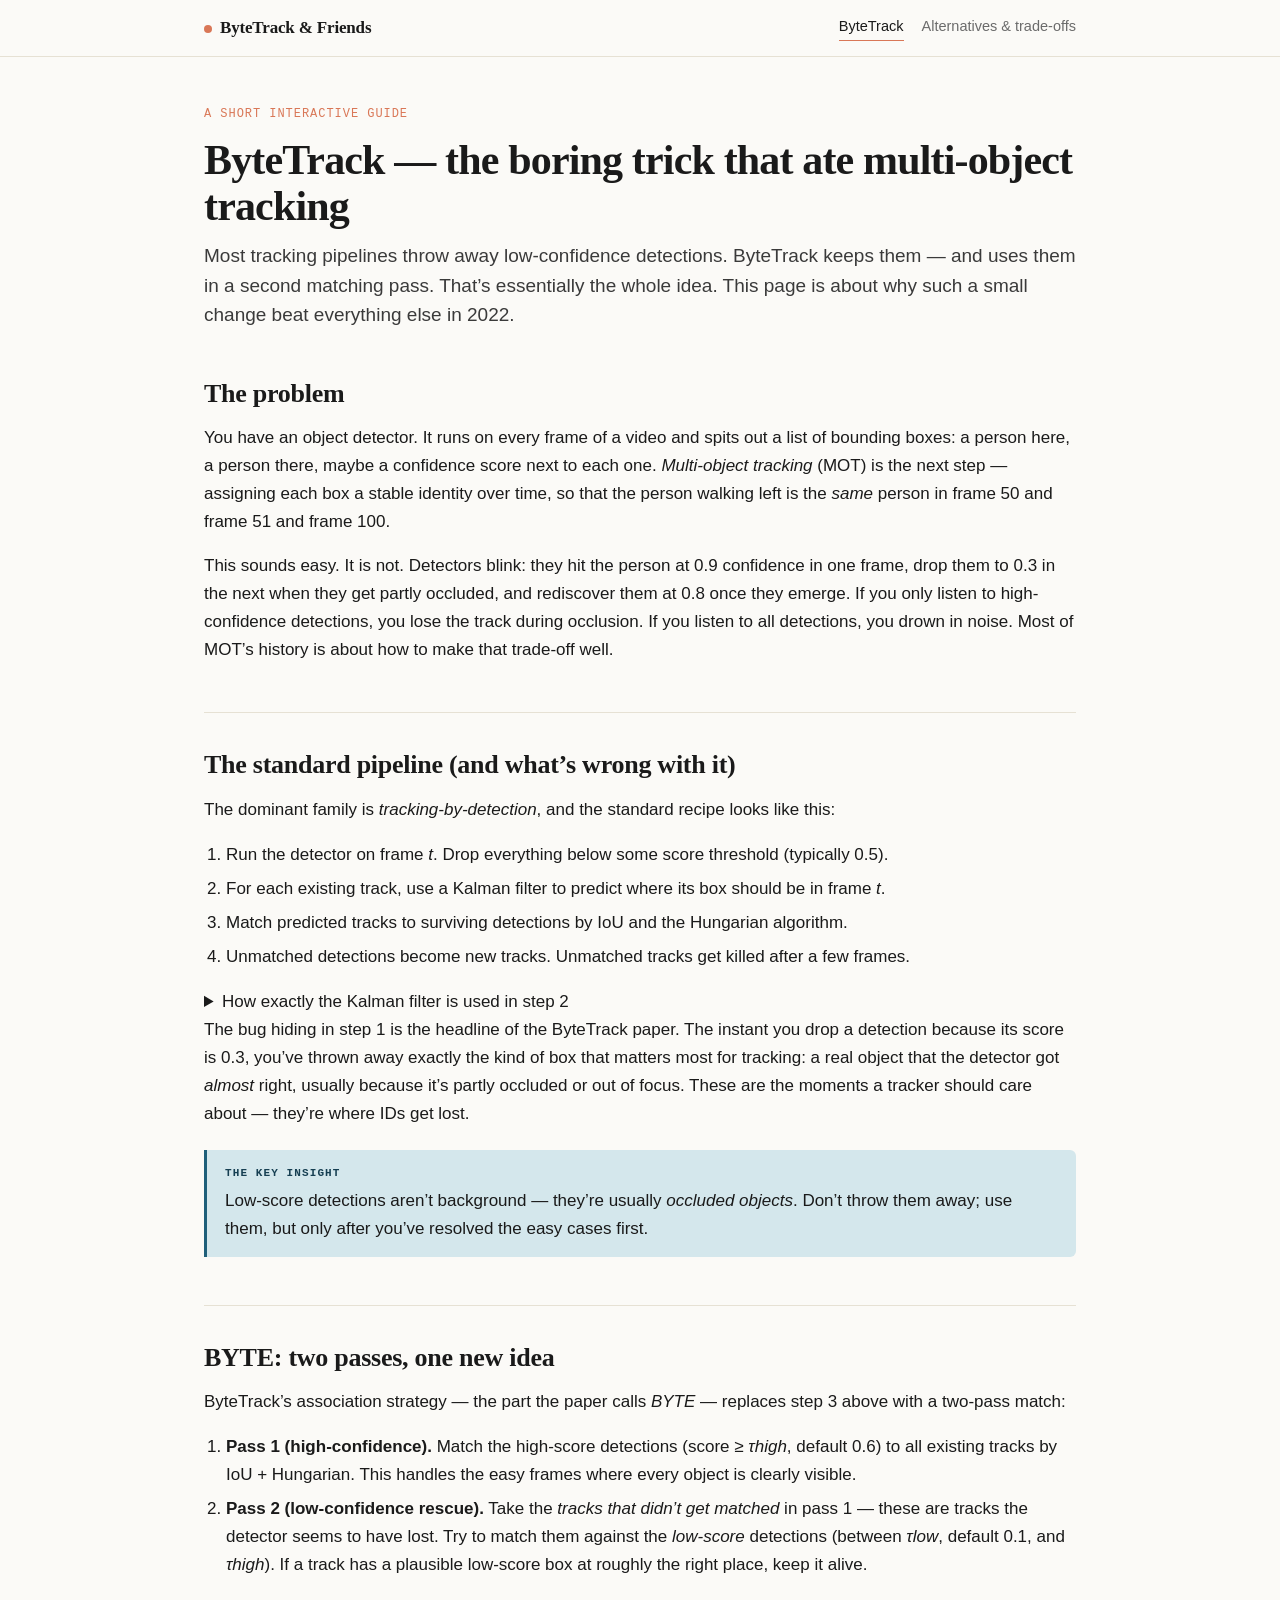
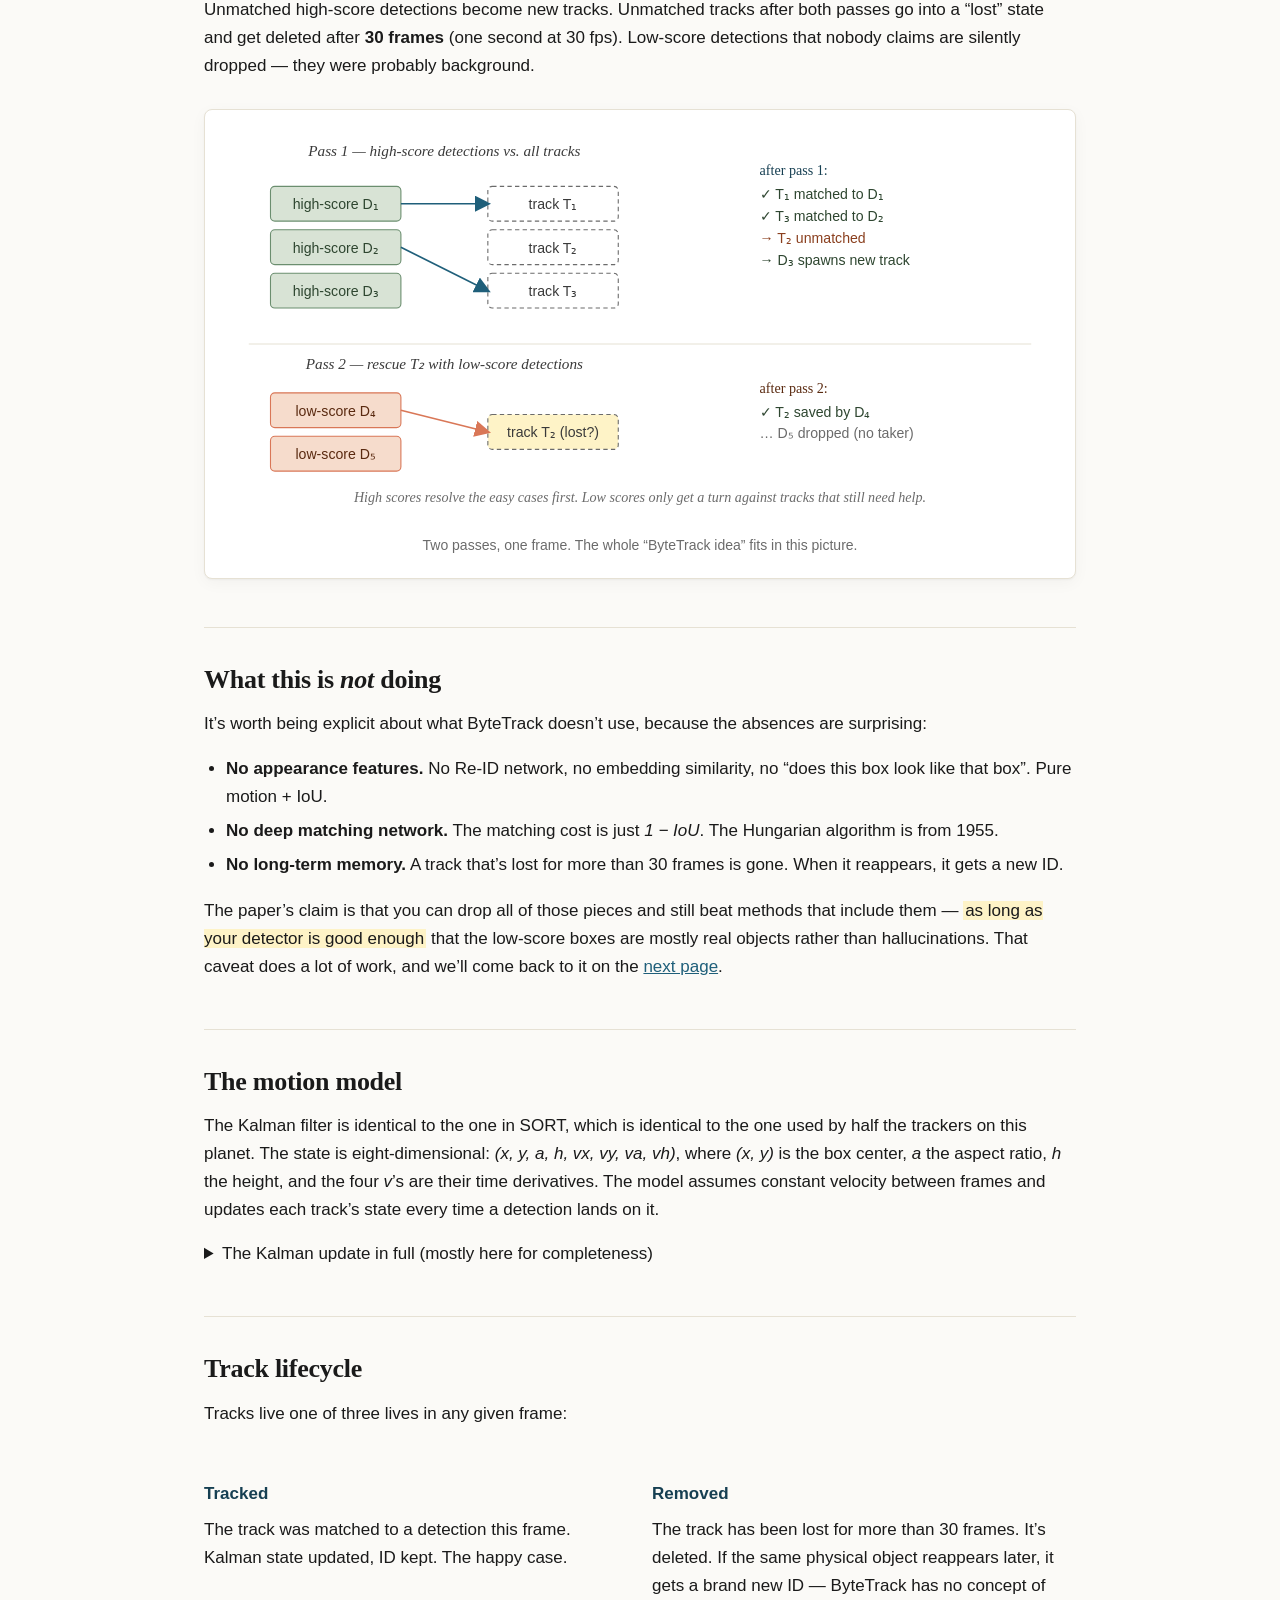
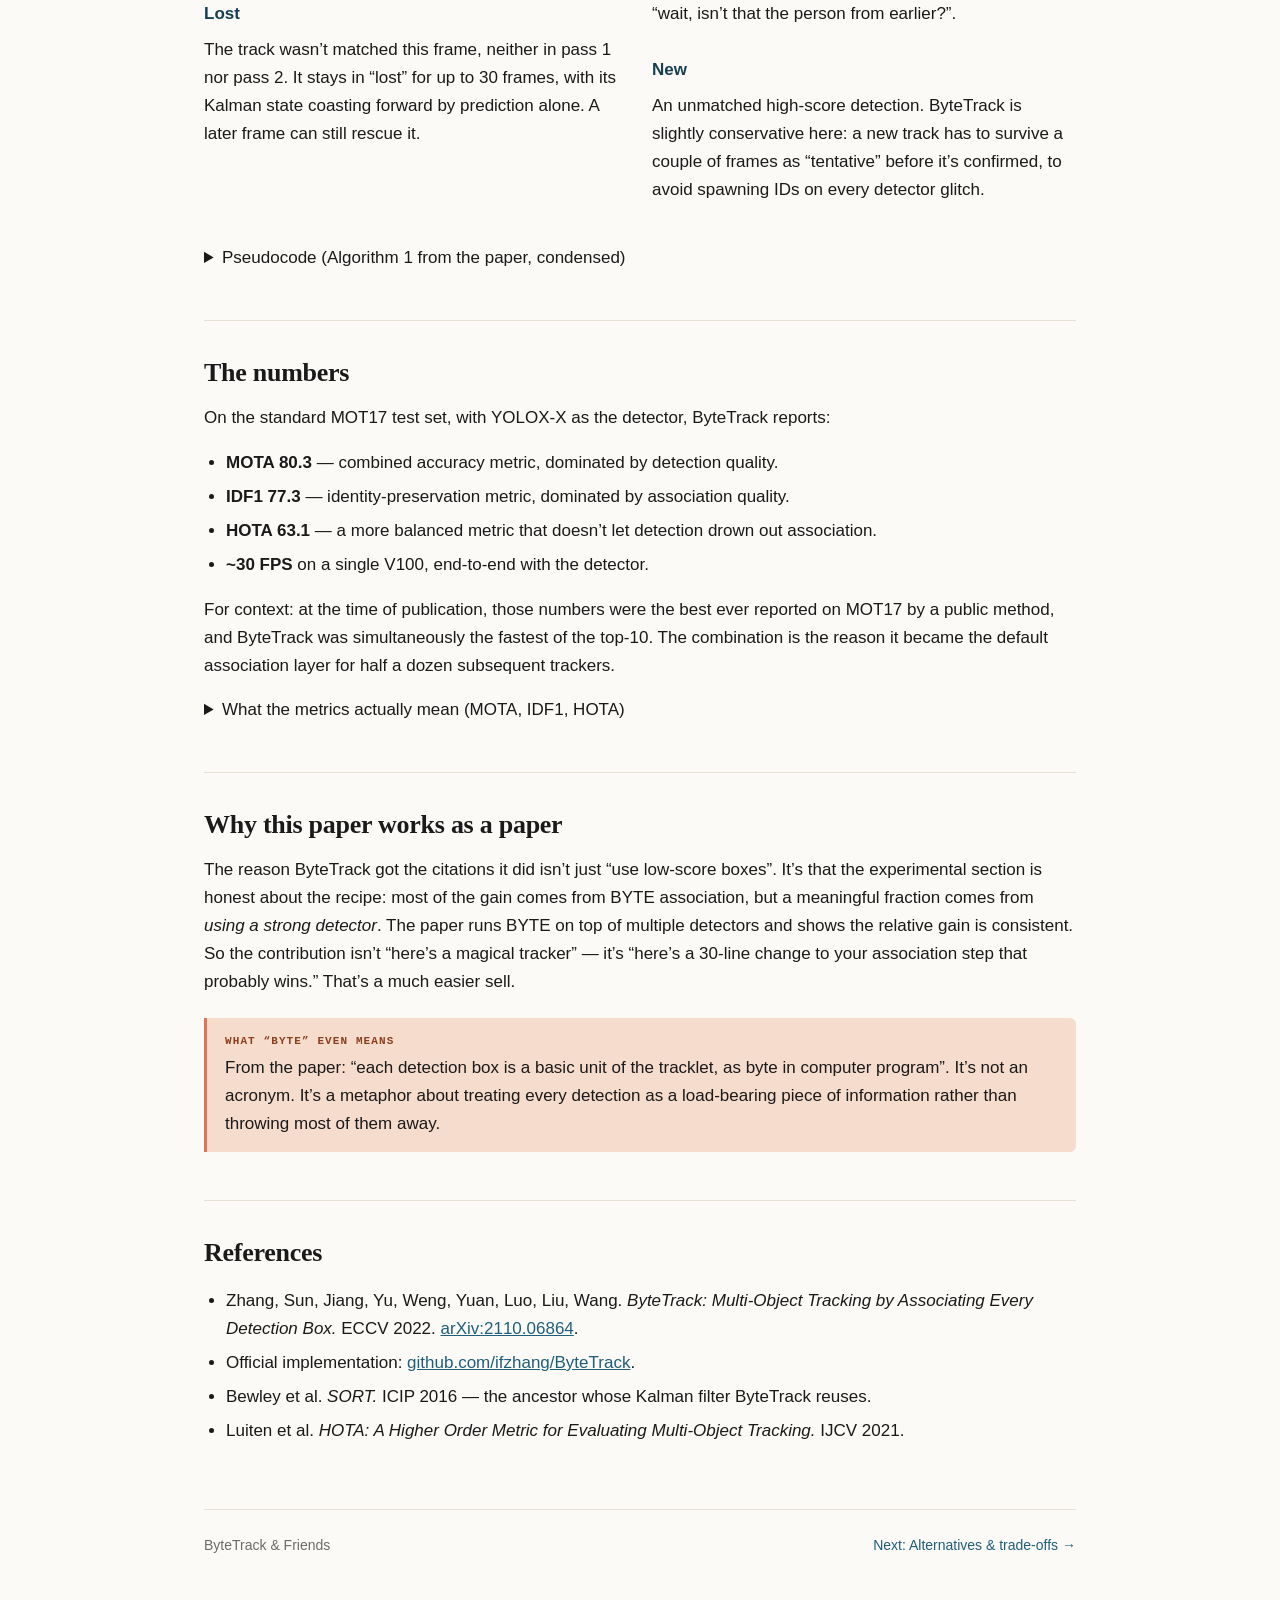
<file: bytetrack-guide/index.html>
<!DOCTYPE html>
<html lang="en">
<head>
<meta charset="utf-8">
<meta name="viewport" content="width=device-width,initial-scale=1">
<title>ByteTrack &mdash; the boring trick that ate multi-object tracking — ByteTrack &amp; Friends</title>
<link rel="stylesheet" href="styles.css">
</head>
<body>

<nav class="topnav">
  <div class="inner">
    <a href="index.html" class="brand"><span class="dot"></span>ByteTrack &amp; Friends</a>
    <div class="links">
      <a href="index.html" class="active">ByteTrack</a>
      <a href="alternatives.html">Alternatives &amp; trade-offs</a>
    </div>
  </div>
</nav>

<main class="wide">
  <article>
    <header class="page-head">
      <div class="eyebrow">A short interactive guide</div>
      <h1>ByteTrack &mdash; the boring trick that ate multi-object tracking</h1>
      <p class="lead">Most tracking pipelines throw away low-confidence detections. ByteTrack keeps them &mdash; and uses them in a second matching pass. That&rsquo;s essentially the whole idea. This page is about why such a small change beat everything else in 2022.</p>
    </header>

    <h2>The problem</h2>
    <p>You have an object detector. It runs on every frame of a video and spits out a list of bounding boxes: a person here, a person there, maybe a confidence score next to each one. <em>Multi-object tracking</em> (MOT) is the next step &mdash; assigning each box a stable identity over time, so that the person walking left is the <em>same</em> person in frame 50 and frame 51 and frame 100.</p>
    <p>This sounds easy. It is not. Detectors blink: they hit the person at 0.9 confidence in one frame, drop them to 0.3 in the next when they get partly occluded, and rediscover them at 0.8 once they emerge. If you only listen to high-confidence detections, you lose the track during occlusion. If you listen to all detections, you drown in noise. Most of MOT&rsquo;s history is about how to make that trade-off well.</p>

    <h2>The standard pipeline (and what&rsquo;s wrong with it)</h2>
    <p>The dominant family is <em>tracking-by-detection</em>, and the standard recipe looks like this:</p>
    <ol>
      <li>Run the detector on frame <em>t</em>. Drop everything below some score threshold (typically 0.5).</li>
      <li>For each existing track, use a Kalman filter to predict where its box should be in frame <em>t</em>.</li>
      <li>Match predicted tracks to surviving detections by IoU and the Hungarian algorithm.</li>
      <li>Unmatched detections become new tracks. Unmatched tracks get killed after a few frames.</li>
    </ol>

    <details>
      <summary>How exactly the Kalman filter is used in step 2</summary>
      <p>Every track in the system owns its own Kalman filter instance &mdash; its own state vector and its own covariance matrix &mdash; created at track birth from the first detection that produced it. The filter has a <em>predict</em> step and an <em>update</em> step, and the MOT loop uses them at different moments:</p>
      <ul>
        <li><strong>Predict runs every frame, for every track, unconditionally.</strong> Even if a track had no detection last frame, predict still advances its position by the last known velocity and inflates the covariance by the process noise. The output is a <em>predicted box</em> for this frame &mdash; not the last matched box, but where the filter thinks the object <em>should be</em> right now.</li>
        <li><strong>Update runs only when the track is matched.</strong> The matched detection&rsquo;s box becomes the observation <em>z</em>, the Kalman gain blends it into the state, and the covariance shrinks because we just got fresh evidence.</li>
      </ul>
      <p>Two consequences are worth pinning down explicitly:</p>
      <ul>
        <li><strong>IoU is computed against the predicted box.</strong> Step 3&rsquo;s Hungarian cost matrix uses the predict-step output as the track&rsquo;s position &mdash; not the previous frame&rsquo;s matched box. This is what makes IoU matching survive fast motion at all: the prediction has already moved the box forward by one frame of velocity before we compare it to detections.</li>
        <li><strong>During occlusion, predict still runs.</strong> If a track is lost for a few frames, it keeps coasting forward on its last velocity, with its covariance growing each frame. This is exactly what lets ByteTrack&rsquo;s second pass work later: by the time a partly-occluded object reappears as a low-score detection, the predicted box is usually still in roughly the right place, so the IoU is non-zero and the Hungarian can find the match.</li>
      </ul>
      <p>The full update equations and ByteTrack&rsquo;s specific 8-dimensional state vector live in the <a href="#motion-model">motion model collapsible</a> below.</p>
    </details>

    <p>The bug hiding in step 1 is the headline of the ByteTrack paper. The instant you drop a detection because its score is 0.3, you&rsquo;ve thrown away exactly the kind of box that matters most for tracking: a real object that the detector got <em>almost</em> right, usually because it&rsquo;s partly occluded or out of focus. These are the moments a tracker should care about &mdash; they&rsquo;re where IDs get lost.</p>

    <div class="callout">
      <div class="label">The key insight</div>
      <p>Low-score detections aren&rsquo;t background &mdash; they&rsquo;re usually <em>occluded objects</em>. Don&rsquo;t throw them away; use them, but only after you&rsquo;ve resolved the easy cases first.</p>
    </div>

    <h2>BYTE: two passes, one new idea</h2>
    <p>ByteTrack&rsquo;s association strategy &mdash; the part the paper calls <em>BYTE</em> &mdash; replaces step 3 above with a two-pass match:</p>
    <ol>
      <li><strong>Pass 1 (high-confidence).</strong> Match the high-score detections (score &ge; <em>&tau;<span class="small">high</span></em>, default 0.6) to all existing tracks by IoU + Hungarian. This handles the easy frames where every object is clearly visible.</li>
      <li><strong>Pass 2 (low-confidence rescue).</strong> Take the <em>tracks that didn&rsquo;t get matched</em> in pass 1 &mdash; these are tracks the detector seems to have lost. Try to match them against the <em>low-score</em> detections (between <em>&tau;<span class="small">low</span></em>, default 0.1, and <em>&tau;<span class="small">high</span></em>). If a track has a plausible low-score box at roughly the right place, keep it alive.</li>
    </ol>
    <p>Unmatched high-score detections become new tracks. Unmatched tracks after both passes go into a &ldquo;lost&rdquo; state and get deleted after <strong>30 frames</strong> (one second at 30 fps). Low-score detections that nobody claims are silently dropped &mdash; they were probably background.</p>

    <figure>
      <svg viewBox="0 0 760 360" xmlns="http://www.w3.org/2000/svg" role="img" aria-label="Two-pass association: high-score detections match tracks in pass 1; unmatched tracks then try to match low-score detections in pass 2">
        <defs>
          <marker id="arr" markerWidth="10" markerHeight="10" refX="8" refY="5" orient="auto">
            <path d="M0,0 L10,5 L0,10 Z" fill="#1f5f7a"/>
          </marker>
          <marker id="arrwarm" markerWidth="10" markerHeight="10" refX="8" refY="5" orient="auto">
            <path d="M0,0 L10,5 L0,10 Z" fill="#d97757"/>
          </marker>
        </defs>

        <!-- Pass 1 title -->
        <text x="200" y="22" text-anchor="middle" font-family="ui-serif, Georgia" font-style="italic" font-size="14" fill="#3a3a3a">Pass 1 &mdash; high-score detections vs. all tracks</text>

        <!-- High-score detections -->
        <rect x="40" y="50" width="120" height="32" rx="4" fill="#d8e3d5" stroke="#6b8e6f"/>
        <text x="100" y="71" text-anchor="middle" font-family="-apple-system, sans-serif" font-size="13" fill="#2e4630">high-score D&#8321;</text>
        <rect x="40" y="90" width="120" height="32" rx="4" fill="#d8e3d5" stroke="#6b8e6f"/>
        <text x="100" y="111" text-anchor="middle" font-family="-apple-system, sans-serif" font-size="13" fill="#2e4630">high-score D&#8322;</text>
        <rect x="40" y="130" width="120" height="32" rx="4" fill="#d8e3d5" stroke="#6b8e6f"/>
        <text x="100" y="151" text-anchor="middle" font-family="-apple-system, sans-serif" font-size="13" fill="#2e4630">high-score D&#8323;</text>

        <!-- Tracks -->
        <rect x="240" y="50" width="120" height="32" rx="4" fill="#fff" stroke="#6b6b6b" stroke-dasharray="4 3"/>
        <text x="300" y="71" text-anchor="middle" font-family="-apple-system, sans-serif" font-size="13" fill="#3a3a3a">track T&#8321;</text>
        <rect x="240" y="90" width="120" height="32" rx="4" fill="#fff" stroke="#6b6b6b" stroke-dasharray="4 3"/>
        <text x="300" y="111" text-anchor="middle" font-family="-apple-system, sans-serif" font-size="13" fill="#3a3a3a">track T&#8322;</text>
        <rect x="240" y="130" width="120" height="32" rx="4" fill="#fff" stroke="#6b6b6b" stroke-dasharray="4 3"/>
        <text x="300" y="151" text-anchor="middle" font-family="-apple-system, sans-serif" font-size="13" fill="#3a3a3a">track T&#8323;</text>

        <!-- Pass 1 matches -->
        <path d="M160,66 L240,66" fill="none" stroke="#1f5f7a" stroke-width="1.5" marker-end="url(#arr)"/>
        <path d="M160,106 L240,146" fill="none" stroke="#1f5f7a" stroke-width="1.5" marker-end="url(#arr)"/>

        <!-- Pass 1 outcomes label -->
        <text x="490" y="40" font-family="ui-serif, Georgia" font-size="13" fill="#163f52">after pass 1:</text>
        <text x="490" y="62" font-family="-apple-system, sans-serif" font-size="13" fill="#2e4630">&#10003; T&#8321; matched to D&#8321;</text>
        <text x="490" y="82" font-family="-apple-system, sans-serif" font-size="13" fill="#2e4630">&#10003; T&#8323; matched to D&#8322;</text>
        <text x="490" y="102" font-family="-apple-system, sans-serif" font-size="13" fill="#8a3f1e">&#x2192; T&#8322; unmatched</text>
        <text x="490" y="122" font-family="-apple-system, sans-serif" font-size="13" fill="#2e4630">&#x2192; D&#8323; spawns new track</text>

        <!-- Divider -->
        <line x1="20" y1="195" x2="740" y2="195" stroke="#e6e1d4" stroke-width="1"/>

        <!-- Pass 2 title -->
        <text x="200" y="218" text-anchor="middle" font-family="ui-serif, Georgia" font-style="italic" font-size="14" fill="#3a3a3a">Pass 2 &mdash; rescue T&#8322; with low-score detections</text>

        <!-- Low-score detections -->
        <rect x="40" y="240" width="120" height="32" rx="4" fill="#f6dccc" stroke="#d97757"/>
        <text x="100" y="261" text-anchor="middle" font-family="-apple-system, sans-serif" font-size="13" fill="#5a2a10">low-score D&#8324;</text>
        <rect x="40" y="280" width="120" height="32" rx="4" fill="#f6dccc" stroke="#d97757"/>
        <text x="100" y="301" text-anchor="middle" font-family="-apple-system, sans-serif" font-size="13" fill="#5a2a10">low-score D&#8325;</text>

        <!-- Unmatched track from pass 1 -->
        <rect x="240" y="260" width="120" height="32" rx="4" fill="#fef3c7" stroke="#6b6b6b" stroke-dasharray="4 3"/>
        <text x="300" y="281" text-anchor="middle" font-family="-apple-system, sans-serif" font-size="13" fill="#3a3a3a">track T&#8322; (lost?)</text>

        <!-- Pass 2 match -->
        <path d="M160,256 L240,276" fill="none" stroke="#d97757" stroke-width="1.5" marker-end="url(#arrwarm)"/>

        <!-- Pass 2 outcomes -->
        <text x="490" y="240" font-family="ui-serif, Georgia" font-size="13" fill="#5a2a10">after pass 2:</text>
        <text x="490" y="262" font-family="-apple-system, sans-serif" font-size="13" fill="#2e4630">&#10003; T&#8322; saved by D&#8324;</text>
        <text x="490" y="282" font-family="-apple-system, sans-serif" font-size="13" fill="#6b6b6b">&#x2026; D&#8325; dropped (no taker)</text>

        <!-- Final note -->
        <text x="380" y="340" text-anchor="middle" font-family="ui-serif, Georgia" font-style="italic" font-size="13" fill="#6b6b6b">High scores resolve the easy cases first. Low scores only get a turn against tracks that still need help.</text>
      </svg>
      <figcaption>Two passes, one frame. The whole &ldquo;ByteTrack idea&rdquo; fits in this picture.</figcaption>
    </figure>

    <h2>What this is <em>not</em> doing</h2>
    <p>It&rsquo;s worth being explicit about what ByteTrack doesn&rsquo;t use, because the absences are surprising:</p>
    <ul>
      <li><strong>No appearance features.</strong> No Re-ID network, no embedding similarity, no &ldquo;does this box look like that box&rdquo;. Pure motion + IoU.</li>
      <li><strong>No deep matching network.</strong> The matching cost is just <em>1 &minus; IoU</em>. The Hungarian algorithm is from 1955.</li>
      <li><strong>No long-term memory.</strong> A track that&rsquo;s lost for more than 30 frames is gone. When it reappears, it gets a new ID.</li>
    </ul>
    <p>The paper&rsquo;s claim is that you can drop all of those pieces and still beat methods that include them &mdash; <span class="hl">as long as your detector is good enough</span> that the low-score boxes are mostly real objects rather than hallucinations. That caveat does a lot of work, and we&rsquo;ll come back to it on the <a href="alternatives.html#cons">next page</a>.</p>

    <h2 id="motion-model">The motion model</h2>
    <p>The Kalman filter is identical to the one in SORT, which is identical to the one used by half the trackers on this planet. The state is eight-dimensional: <em>(x, y, a, h, v<span class="small">x</span>, v<span class="small">y</span>, v<span class="small">a</span>, v<span class="small">h</span>)</em>, where <em>(x, y)</em> is the box center, <em>a</em> the aspect ratio, <em>h</em> the height, and the four <em>v</em>&rsquo;s are their time derivatives. The model assumes constant velocity between frames and updates each track&rsquo;s state every time a detection lands on it.</p>

    <details>
      <summary>The Kalman update in full (mostly here for completeness)</summary>
      <p>Let <em>x<span class="small">k|k&minus;1</span></em> be the predicted state and <em>P<span class="small">k|k&minus;1</span></em> its covariance. With observation <em>z<span class="small">k</span></em> (a measured bounding box) and measurement matrix <em>H</em>:</p>
      <p class="eq">y<span class="small">k</span> = z<span class="small">k</span> &minus; H x<span class="small">k|k&minus;1</span> &nbsp;&nbsp;&nbsp;&nbsp; (innovation)</p>
      <p class="eq">S<span class="small">k</span> = H P<span class="small">k|k&minus;1</span> H<span class="top">&#8868;</span> + R &nbsp;&nbsp;&nbsp;&nbsp; (innovation covariance)</p>
      <p class="eq">K<span class="small">k</span> = P<span class="small">k|k&minus;1</span> H<span class="top">&#8868;</span> S<span class="small">k</span><span class="top">&minus;1</span> &nbsp;&nbsp;&nbsp;&nbsp; (Kalman gain)</p>
      <p class="eq">x<span class="small">k|k</span> = x<span class="small">k|k&minus;1</span> + K<span class="small">k</span> y<span class="small">k</span> &nbsp;&nbsp;&nbsp;&nbsp; (updated state)</p>
      <p class="eq">P<span class="small">k|k</span> = (I &minus; K<span class="small">k</span> H) P<span class="small">k|k&minus;1</span> &nbsp;&nbsp;&nbsp;&nbsp; (updated covariance)</p>
      <p>For ByteTrack, <em>R</em> is scaled by box height to model the fact that big confident boxes have more reliable centers than small ones &mdash; a SORT detail inherited wholesale.</p>
    </details>

    <h2>Track lifecycle</h2>
    <p>Tracks live one of three lives in any given frame:</p>
    <div class="two-col">
      <div>
        <h3>Tracked</h3>
        <p>The track was matched to a detection this frame. Kalman state updated, ID kept. The happy case.</p>
        <h3>Lost</h3>
        <p>The track wasn&rsquo;t matched this frame, neither in pass 1 nor pass 2. It stays in &ldquo;lost&rdquo; for up to 30 frames, with its Kalman state coasting forward by prediction alone. A later frame can still rescue it.</p>
      </div>
      <div>
        <h3>Removed</h3>
        <p>The track has been lost for more than 30 frames. It&rsquo;s deleted. If the same physical object reappears later, it gets a brand new ID &mdash; ByteTrack has no concept of &ldquo;wait, isn&rsquo;t that the person from earlier?&rdquo;.</p>
        <h3>New</h3>
        <p>An unmatched high-score detection. ByteTrack is slightly conservative here: a new track has to survive a couple of frames as &ldquo;tentative&rdquo; before it&rsquo;s confirmed, to avoid spawning IDs on every detector glitch.</p>
      </div>
    </div>

    <details>
      <summary>Pseudocode (Algorithm 1 from the paper, condensed)</summary>
<pre><code>Input:  video V, detector Det, thresholds τ_high, τ_low, IoU thresh ε
Output: tracks T

T ← ∅
for each frame f in V:
    D ← Det(f)
    D_high ← { d ∈ D : score(d) ≥ τ_high }
    D_low  ← { d ∈ D : τ_low ≤ score(d) &lt; τ_high }

    # predict every existing track forward with Kalman
    for t in T:  t.state ← KalmanPredict(t.state)

    # Pass 1: high-score detections vs. all tracks
    M1, T_unmatched, D_high_unmatched ← Match(T, D_high, IoU, ε)
    update tracks in M1 with their matched detection

    # Pass 2: unmatched tracks vs. low-score detections
    M2, T_lost, _ ← Match(T_unmatched, D_low, IoU, ε_pass2)
    update tracks in M2

    # birth / death
    for d in D_high_unmatched: T ← T ∪ { new tentative track from d }
    for t in T_lost: mark t lost; if lost &gt; max_age, remove t

return T
</code></pre>
      <p>One detail the prose above glosses over: the IoU threshold for pass 2 is slightly looser than pass 1, because the box from a partly-occluded object can have shifted geometry that wouldn&rsquo;t pass a strict IoU bar.</p>
    </details>

    <h2>The numbers</h2>
    <p>On the standard MOT17 test set, with YOLOX-X as the detector, ByteTrack reports:</p>
    <ul>
      <li><strong>MOTA 80.3</strong> &mdash; combined accuracy metric, dominated by detection quality.</li>
      <li><strong>IDF1 77.3</strong> &mdash; identity-preservation metric, dominated by association quality.</li>
      <li><strong>HOTA 63.1</strong> &mdash; a more balanced metric that doesn&rsquo;t let detection drown out association.</li>
      <li><strong>~30 FPS</strong> on a single V100, end-to-end with the detector.</li>
    </ul>
    <p>For context: at the time of publication, those numbers were the best ever reported on MOT17 by a public method, and ByteTrack was simultaneously the fastest of the top-10. The combination is the reason it became the default association layer for half a dozen subsequent trackers.</p>

    <details>
      <summary>What the metrics actually mean (MOTA, IDF1, HOTA)</summary>
      <p><strong>MOTA</strong> (Multi-Object Tracking Accuracy) penalises false positives, false negatives, and ID switches, normalised by the number of ground-truth boxes. It&rsquo;s easy to push up by improving the detector; an excellent detector with a terrible tracker still scores well. This is its main weakness as a benchmark.</p>
      <p><strong>IDF1</strong> measures how well identities are preserved across the whole video, using the F1 score of correctly-identified detections under the best ID assignment. It&rsquo;s much more sensitive to ID switches and rewards trackers that maintain long-term identity.</p>
      <p><strong>HOTA</strong> (Higher-Order Tracking Accuracy, Luiten et al. 2021) was designed to balance detection and association in one number, by factoring the score as the geometric mean of localization, detection, and association components. Most modern MOT papers report it because it&rsquo;s harder to game than MOTA.</p>
    </details>

    <h2>Why this paper works as a paper</h2>
    <p>The reason ByteTrack got the citations it did isn&rsquo;t just &ldquo;use low-score boxes&rdquo;. It&rsquo;s that the experimental section is honest about the recipe: most of the gain comes from BYTE association, but a meaningful fraction comes from <em>using a strong detector</em>. The paper runs BYTE on top of multiple detectors and shows the relative gain is consistent. So the contribution isn&rsquo;t &ldquo;here&rsquo;s a magical tracker&rdquo; &mdash; it&rsquo;s &ldquo;here&rsquo;s a 30-line change to your association step that probably wins.&rdquo; That&rsquo;s a much easier sell.</p>

    <div class="callout warm">
      <div class="label">What &ldquo;BYTE&rdquo; even means</div>
      <p>From the paper: &ldquo;each detection box is a basic unit of the tracklet, as byte in computer program&rdquo;. It&rsquo;s not an acronym. It&rsquo;s a metaphor about treating every detection as a load-bearing piece of information rather than throwing most of them away.</p>
    </div>

    <h2>References</h2>
    <ul>
      <li>Zhang, Sun, Jiang, Yu, Weng, Yuan, Luo, Liu, Wang. <em>ByteTrack: Multi-Object Tracking by Associating Every Detection Box.</em> ECCV 2022. <a href="https://arxiv.org/abs/2110.06864">arXiv:2110.06864</a>.</li>
      <li>Official implementation: <a href="https://github.com/ifzhang/ByteTrack">github.com/ifzhang/ByteTrack</a>.</li>
      <li>Bewley et al. <em>SORT.</em> ICIP 2016 &mdash; the ancestor whose Kalman filter ByteTrack reuses.</li>
      <li>Luiten et al. <em>HOTA: A Higher Order Metric for Evaluating Multi-Object Tracking.</em> IJCV 2021.</li>
    </ul>

    <footer class="page-foot">
      <span>ByteTrack &amp; Friends</span>
      <span><a href="alternatives.html">Next: Alternatives &amp; trade-offs &rarr;</a></span>
    </footer>
  </article>
</main>

</body>
</html>
</file>
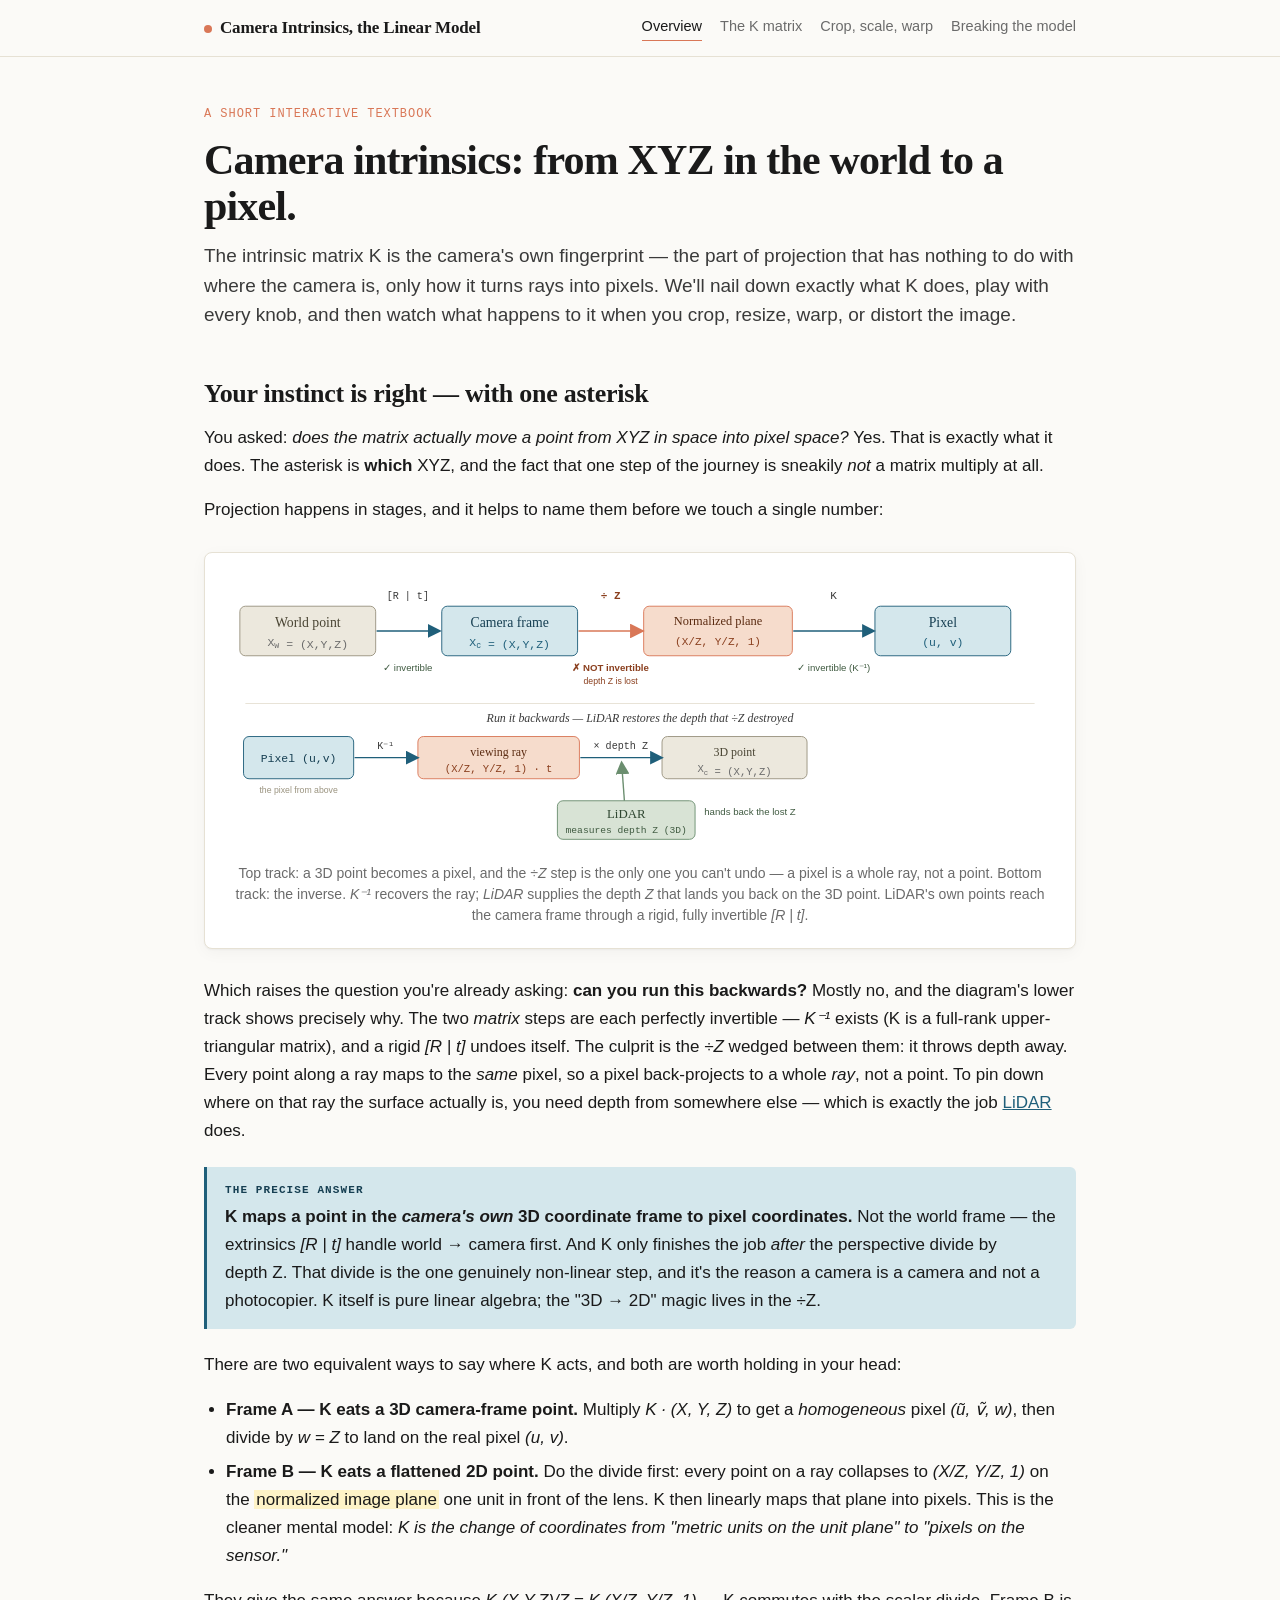
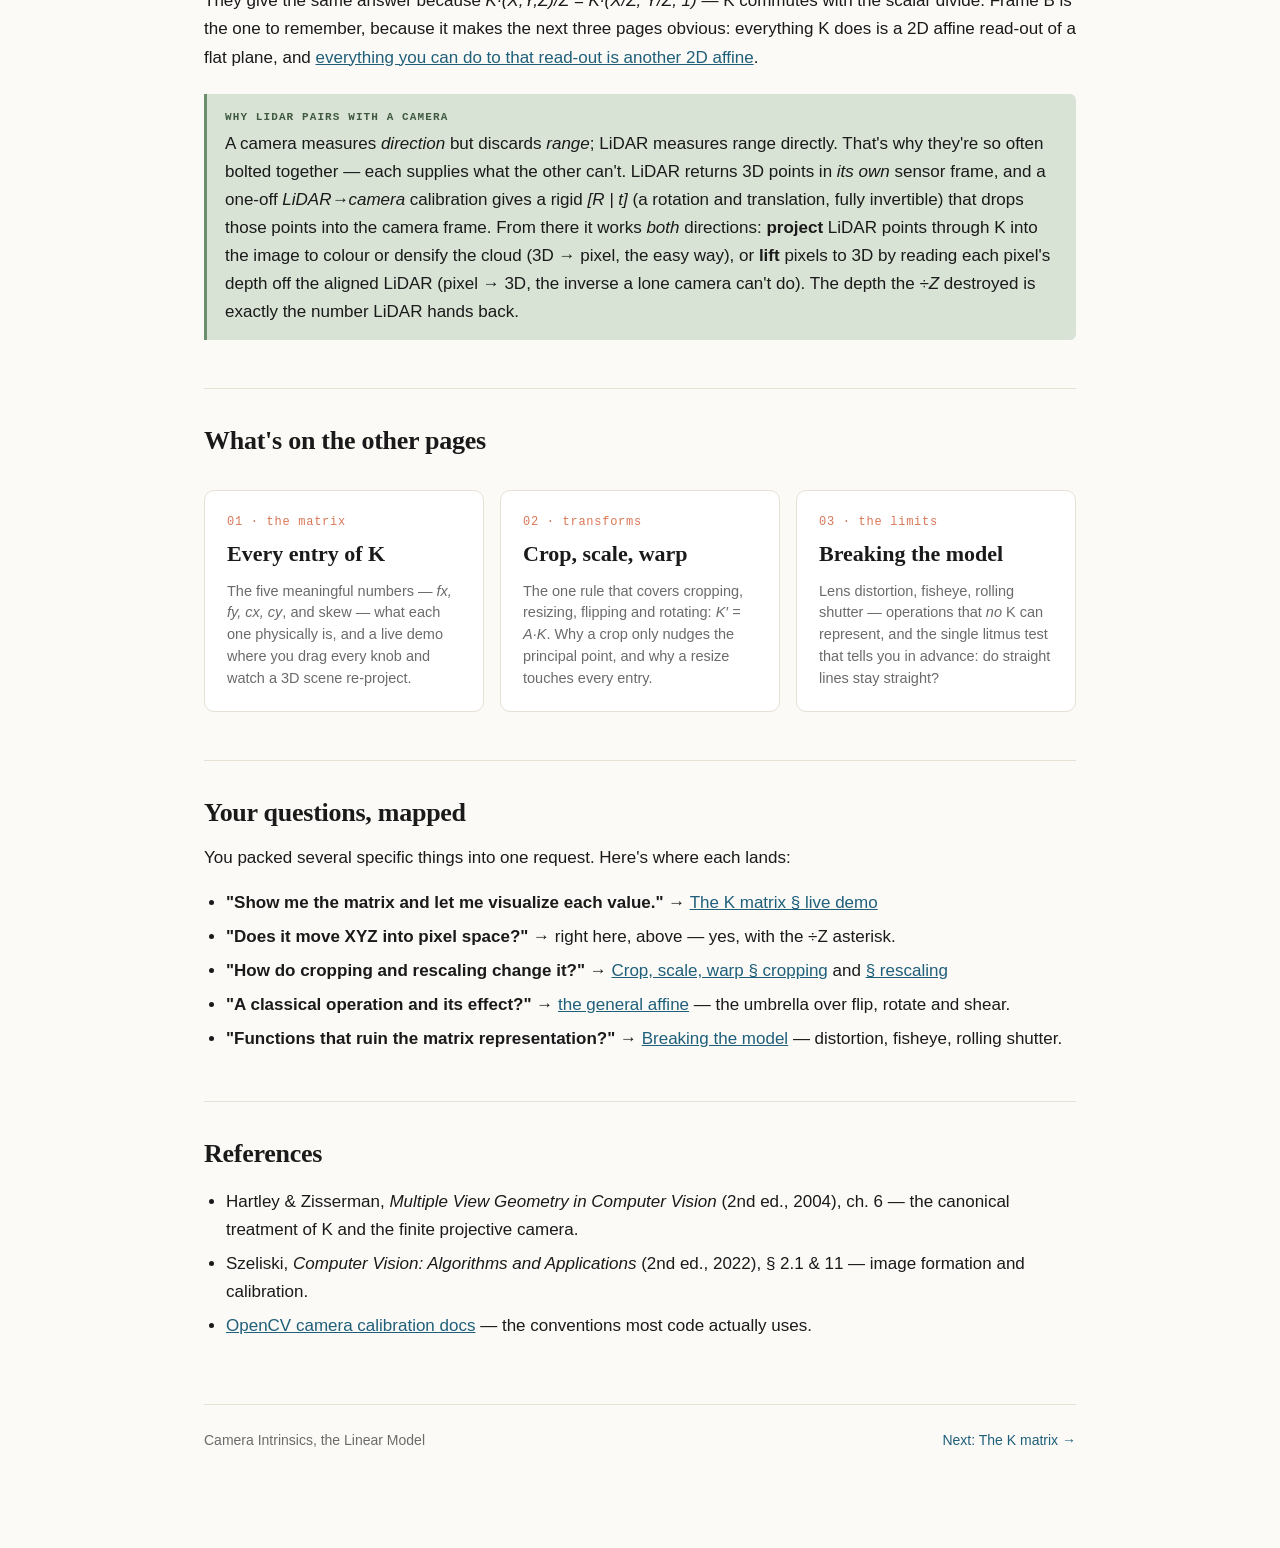
<file: camera-intrinsics-guide/index.html>
<!DOCTYPE html>
<html lang="en">
<head>
<meta charset="utf-8">
<meta name="viewport" content="width=device-width,initial-scale=1">
<title>Camera intrinsics: from XYZ in the world to a pixel. — Camera Intrinsics, the Linear Model</title>
<link rel="stylesheet" href="styles.css">
</head>
<body>

<nav class="topnav">
  <div class="inner">
    <a href="index.html" class="brand"><span class="dot"></span>Camera Intrinsics, the Linear Model</a>
    <div class="links">
      <a href="index.html" class="active">Overview</a>
      <a href="matrix.html">The K matrix</a>
      <a href="transformations.html">Crop, scale, warp</a>
      <a href="breaking.html">Breaking the model</a>
    </div>
  </div>
</nav>

<main class="wide">
  <article>
    <header class="page-head">
      <div class="eyebrow">A short interactive textbook</div>
      <h1>Camera intrinsics: from XYZ in the world to a pixel.</h1>
      <p class="lead">The intrinsic matrix K is the camera's own fingerprint — the part of projection that has nothing to do with where the camera is, only how it turns rays into pixels. We'll nail down exactly what K does, play with every knob, and then watch what happens to it when you crop, resize, warp, or distort the image.</p>
    </header>

    <!-- BODY -->

    <h2>Your instinct is right — with one asterisk</h2>
    <p>You asked: <em>does the matrix actually move a point from XYZ in space into pixel space?</em> Yes. That is exactly what it does. The asterisk is <strong>which</strong> XYZ, and the fact that one step of the journey is sneakily <em>not</em> a matrix multiply at all.</p>

    <p>Projection happens in stages, and it helps to name them before we touch a single number:</p>

    <figure>
      <svg viewBox="0 0 900 300" xmlns="http://www.w3.org/2000/svg" role="img" aria-label="The forward projection pipeline and its inverse, with LiDAR supplying the lost depth">
        <defs>
          <marker id="arr" markerWidth="10" markerHeight="10" refX="8" refY="5" orient="auto">
            <path d="M0,0 L10,5 L0,10 Z" fill="#1f5f7a"/>
          </marker>
          <marker id="arrw" markerWidth="10" markerHeight="10" refX="8" refY="5" orient="auto">
            <path d="M0,0 L10,5 L0,10 Z" fill="#d97757"/>
          </marker>
          <marker id="arrs" markerWidth="10" markerHeight="10" refX="8" refY="5" orient="auto">
            <path d="M0,0 L10,5 L0,10 Z" fill="#6b8e6f"/>
          </marker>
        </defs>

        <!-- ============ TOP TRACK: forward projection ============ -->
        <rect x="14" y="34" width="148" height="54" rx="6" fill="#ece8dd" stroke="#9a937f"/>
        <text x="88" y="57" text-anchor="middle" font-family="ui-serif, Georgia" font-size="15" fill="#4a4534">World point</text>
        <text x="88" y="77" text-anchor="middle" font-family="JetBrains Mono, monospace" font-size="12.5" fill="#6b6b6b">X<tspan font-size="9" dy="3">w</tspan> = (X,Y,Z)</text>

        <rect x="234" y="34" width="148" height="54" rx="6" fill="#d4e7ec" stroke="#1f5f7a"/>
        <text x="308" y="57" text-anchor="middle" font-family="ui-serif, Georgia" font-size="15" fill="#163f52">Camera frame</text>
        <text x="308" y="77" text-anchor="middle" font-family="JetBrains Mono, monospace" font-size="12.5" fill="#1f5f7a">X<tspan font-size="9" dy="3">c</tspan> = (X,Y,Z)</text>

        <rect x="454" y="34" width="162" height="54" rx="6" fill="#f6dccc" stroke="#d97757"/>
        <text x="535" y="55" text-anchor="middle" font-family="ui-serif, Georgia" font-size="13.5" fill="#5a2a10">Normalized plane</text>
        <text x="535" y="76" text-anchor="middle" font-family="JetBrains Mono, monospace" font-size="12" fill="#8a3f1e">(X/Z, Y/Z, 1)</text>

        <rect x="706" y="34" width="148" height="54" rx="6" fill="#d4e7ec" stroke="#1f5f7a"/>
        <text x="780" y="57" text-anchor="middle" font-family="ui-serif, Georgia" font-size="15" fill="#163f52">Pixel</text>
        <text x="780" y="77" text-anchor="middle" font-family="JetBrains Mono, monospace" font-size="12.5" fill="#1f5f7a">(u, v)</text>

        <!-- forward arrows + invertibility tags -->
        <path d="M163,61 L231,61" fill="none" stroke="#1f5f7a" stroke-width="1.5" marker-end="url(#arr)"/>
        <text x="197" y="26" text-anchor="middle" font-family="JetBrains Mono, monospace" font-size="11" fill="#3a3a3a">[R | t]</text>
        <text x="197" y="105" text-anchor="middle" font-family="-apple-system, sans-serif" font-size="10.5" fill="#3f5a40">&#10003; invertible</text>

        <path d="M383,61 L452,61" fill="none" stroke="#d97757" stroke-width="1.6" marker-end="url(#arrw)"/>
        <text x="418" y="26" text-anchor="middle" font-family="JetBrains Mono, monospace" font-size="12" font-weight="bold" fill="#8a3f1e">&#247; Z</text>
        <text x="418" y="105" text-anchor="middle" font-family="-apple-system, sans-serif" font-size="10.5" font-weight="bold" fill="#8a3f1e">&#10007; NOT invertible</text>
        <text x="418" y="119" text-anchor="middle" font-family="-apple-system, sans-serif" font-size="9.5" fill="#8a3f1e">depth Z is lost</text>

        <path d="M617,61 L704,61" fill="none" stroke="#1f5f7a" stroke-width="1.5" marker-end="url(#arr)"/>
        <text x="661" y="26" text-anchor="middle" font-family="JetBrains Mono, monospace" font-size="12" fill="#3a3a3a">K</text>
        <text x="661" y="105" text-anchor="middle" font-family="-apple-system, sans-serif" font-size="10.5" fill="#3f5a40">&#10003; invertible (K&#8315;&#185;)</text>

        <!-- divider -->
        <line x1="20" y1="140" x2="880" y2="140" stroke="#e6e1d4" stroke-width="1"/>
        <text x="450" y="160" text-anchor="middle" font-family="ui-serif, Georgia" font-style="italic" font-size="13" fill="#3a3a3a">Run it backwards &#8212; LiDAR restores the depth that &#247;Z destroyed</text>

        <!-- ============ BOTTOM TRACK: inverse with LiDAR ============ -->
        <rect x="18" y="176" width="120" height="46" rx="6" fill="#d4e7ec" stroke="#1f5f7a"/>
        <text x="78" y="204" text-anchor="middle" font-family="JetBrains Mono, monospace" font-size="12.5" fill="#163f52">Pixel (u,v)</text>
        <text x="78" y="238" text-anchor="middle" font-family="-apple-system, sans-serif" font-size="9.5" fill="#9a937f">the pixel from above</text>

        <rect x="208" y="176" width="176" height="46" rx="6" fill="#f6dccc" stroke="#d97757"/>
        <text x="296" y="197" text-anchor="middle" font-family="ui-serif, Georgia" font-size="13" fill="#5a2a10">viewing ray</text>
        <text x="296" y="215" text-anchor="middle" font-family="JetBrains Mono, monospace" font-size="11.5" fill="#8a3f1e">(X/Z, Y/Z, 1) &#183; t</text>

        <rect x="474" y="176" width="158" height="46" rx="6" fill="#ece8dd" stroke="#9a937f"/>
        <text x="553" y="197" text-anchor="middle" font-family="ui-serif, Georgia" font-size="13" fill="#4a4534">3D point</text>
        <text x="553" y="215" text-anchor="middle" font-family="JetBrains Mono, monospace" font-size="11.5" fill="#6b6b6b">X<tspan font-size="8" dy="3">c</tspan> = (X,Y,Z)</text>

        <path d="M139,199 L207,199" fill="none" stroke="#1f5f7a" stroke-width="1.5" marker-end="url(#arr)"/>
        <text x="173" y="190" text-anchor="middle" font-family="JetBrains Mono, monospace" font-size="11" fill="#3a3a3a">K&#8315;&#185;</text>

        <path d="M385,199 L473,199" fill="none" stroke="#1f5f7a" stroke-width="1.5" marker-end="url(#arr)"/>
        <text x="429" y="190" text-anchor="middle" font-family="JetBrains Mono, monospace" font-size="11" fill="#3a3a3a">&#215; depth Z</text>

        <!-- LiDAR feeding depth into the multiply -->
        <rect x="360" y="246" width="150" height="42" rx="6" fill="#d8e3d5" stroke="#6b8e6f"/>
        <text x="435" y="265" text-anchor="middle" font-family="ui-serif, Georgia" font-size="14" fill="#2e4630">LiDAR</text>
        <text x="435" y="281" text-anchor="middle" font-family="JetBrains Mono, monospace" font-size="10.5" fill="#3f5a40">measures depth Z (3D)</text>
        <path d="M433,246 L430,205" fill="none" stroke="#6b8e6f" stroke-width="1.5" marker-end="url(#arrs)"/>
        <text x="520" y="262" text-anchor="start" font-family="-apple-system, sans-serif" font-size="10.5" fill="#3f5a40">hands back the lost Z</text>
      </svg>
      <figcaption>Top track: a 3D point becomes a pixel, and the <em>&#247;Z</em> step is the only one you can't undo &mdash; a pixel is a whole ray, not a point. Bottom track: the inverse. <em>K&#8315;&#185;</em> recovers the ray; <em>LiDAR</em> supplies the depth <em>Z</em> that lands you back on the 3D point. LiDAR's own points reach the camera frame through a rigid, fully invertible <em>[R&nbsp;|&nbsp;t]</em>.</figcaption>
    </figure>

    <p>Which raises the question you're already asking: <strong>can you run this backwards?</strong> Mostly no, and the diagram's lower track shows precisely why. The two <em>matrix</em> steps are each perfectly invertible &mdash; <em>K&#8315;&#185;</em> exists (K is a full-rank upper-triangular matrix), and a rigid <em>[R&nbsp;|&nbsp;t]</em> undoes itself. The culprit is the <em>&#247;Z</em> wedged between them: it throws depth away. Every point along a ray maps to the <em>same</em> pixel, so a pixel back-projects to a whole <em>ray</em>, not a point. To pin down where on that ray the surface actually is, you need depth from somewhere else &mdash; which is exactly the job <a href="#lidar">LiDAR</a> does.</p>

    <div class="callout">
      <div class="label">The precise answer</div>
      <p><strong>K maps a point in the <em>camera's own</em> 3D coordinate frame to pixel coordinates.</strong> Not the world frame — the extrinsics <em>[R&nbsp;|&nbsp;t]</em> handle world&nbsp;→&nbsp;camera first. And K only finishes the job <em>after</em> the perspective divide by depth&nbsp;Z. That divide is the one genuinely non-linear step, and it's the reason a camera is a camera and not a photocopier. K itself is pure linear algebra; the "3D&nbsp;→&nbsp;2D" magic lives in the&nbsp;÷Z.</p>
    </div>

    <p>There are two equivalent ways to say where K acts, and both are worth holding in your head:</p>
    <ul>
      <li><strong>Frame A — K eats a 3D camera-frame point.</strong> Multiply <em>K&nbsp;·&nbsp;(X,&nbsp;Y,&nbsp;Z)</em> to get a <em>homogeneous</em> pixel <em>(ũ,&nbsp;ṽ,&nbsp;w)</em>, then divide by <em>w&nbsp;=&nbsp;Z</em> to land on the real pixel <em>(u,&nbsp;v)</em>.</li>
      <li><strong>Frame B — K eats a flattened 2D point.</strong> Do the divide first: every point on a ray collapses to <em>(X/Z,&nbsp;Y/Z,&nbsp;1)</em> on the <span class="hl">normalized image plane</span> one unit in front of the lens. K then linearly maps that plane into pixels. This is the cleaner mental model: <em>K is the change of coordinates from "metric units on the unit plane" to "pixels on the sensor."</em></li>
    </ul>
    <p>They give the same answer because <em>K·(X,Y,Z)/Z = K·(X/Z, Y/Z, 1)</em> — K commutes with the scalar divide. Frame&nbsp;B is the one to remember, because it makes the next three pages obvious: everything K does is a 2D affine read-out of a flat plane, and <a href="transformations.html">everything you can do to that read-out is another 2D affine</a>.</p>

    <div class="callout sage" id="lidar">
      <div class="label">Why LiDAR pairs with a camera</div>
      <p>A camera measures <em>direction</em> but discards <em>range</em>; LiDAR measures range directly. That's why they're so often bolted together — each supplies what the other can't. LiDAR returns 3D points in <em>its own</em> sensor frame, and a one-off <em>LiDAR&#8594;camera</em> calibration gives a rigid <em>[R&nbsp;|&nbsp;t]</em> (a rotation and translation, fully invertible) that drops those points into the camera frame. From there it works <em>both</em> directions: <strong>project</strong> LiDAR points through K into the image to colour or densify the cloud (3D&nbsp;&#8594;&nbsp;pixel, the easy way), or <strong>lift</strong> pixels to 3D by reading each pixel's depth off the aligned LiDAR (pixel&nbsp;&#8594;&nbsp;3D, the inverse a lone camera can't do). The depth the <em>&#247;Z</em> destroyed is exactly the number LiDAR hands back.</p>
    </div>

    <h2>What's on the other pages</h2>
    <div class="cards">
      <a class="card" href="matrix.html">
        <div class="num">01 &middot; the matrix</div>
        <h3>Every entry of K</h3>
        <p>The five meaningful numbers — <em>fx, fy, cx, cy</em>, and skew — what each one physically is, and a live demo where you drag every knob and watch a 3D scene re-project.</p>
      </a>
      <a class="card" href="transformations.html">
        <div class="num">02 &middot; transforms</div>
        <h3>Crop, scale, warp</h3>
        <p>The one rule that covers cropping, resizing, flipping and rotating: <em>K&prime; = A·K</em>. Why a crop only nudges the principal point, and why a resize touches every entry.</p>
      </a>
      <a class="card" href="breaking.html">
        <div class="num">03 &middot; the limits</div>
        <h3>Breaking the model</h3>
        <p>Lens distortion, fisheye, rolling shutter — operations that <em>no</em> K can represent, and the single litmus test that tells you in advance: do straight lines stay straight?</p>
      </a>
    </div>

    <h2>Your questions, mapped</h2>
    <p>You packed several specific things into one request. Here's where each lands:</p>
    <ul>
      <li><strong>"Show me the matrix and let me visualize each value."</strong> &rarr; <a href="matrix.html#demo">The K matrix &sect; live demo</a></li>
      <li><strong>"Does it move XYZ into pixel space?"</strong> &rarr; right here, above — yes, with the ÷Z asterisk.</li>
      <li><strong>"How do cropping and rescaling change it?"</strong> &rarr; <a href="transformations.html#crop">Crop, scale, warp &sect; cropping</a> and <a href="transformations.html#scale">&sect; rescaling</a></li>
      <li><strong>"A classical operation and its effect?"</strong> &rarr; <a href="transformations.html#affine">the general affine</a> — the umbrella over flip, rotate and shear.</li>
      <li><strong>"Functions that ruin the matrix representation?"</strong> &rarr; <a href="breaking.html">Breaking the model</a> — distortion, fisheye, rolling shutter.</li>
    </ul>

    <h2>References</h2>
    <ul>
      <li>Hartley &amp; Zisserman, <em>Multiple View Geometry in Computer Vision</em> (2nd ed., 2004), ch. 6 — the canonical treatment of K and the finite projective camera.</li>
      <li>Szeliski, <em>Computer Vision: Algorithms and Applications</em> (2nd ed., 2022), &sect; 2.1 &amp; 11 — image formation and calibration.</li>
      <li><a href="https://docs.opencv.org/4.x/dc/dbb/tutorial_py_calibration.html">OpenCV camera calibration docs</a> — the conventions most code actually uses.</li>
    </ul>

    <footer class="page-foot">
      <span>Camera Intrinsics, the Linear Model</span>
      <span><a href="matrix.html">Next: The K matrix &rarr;</a></span>
    </footer>
  </article>
</main>

</body>
</html>
</file>
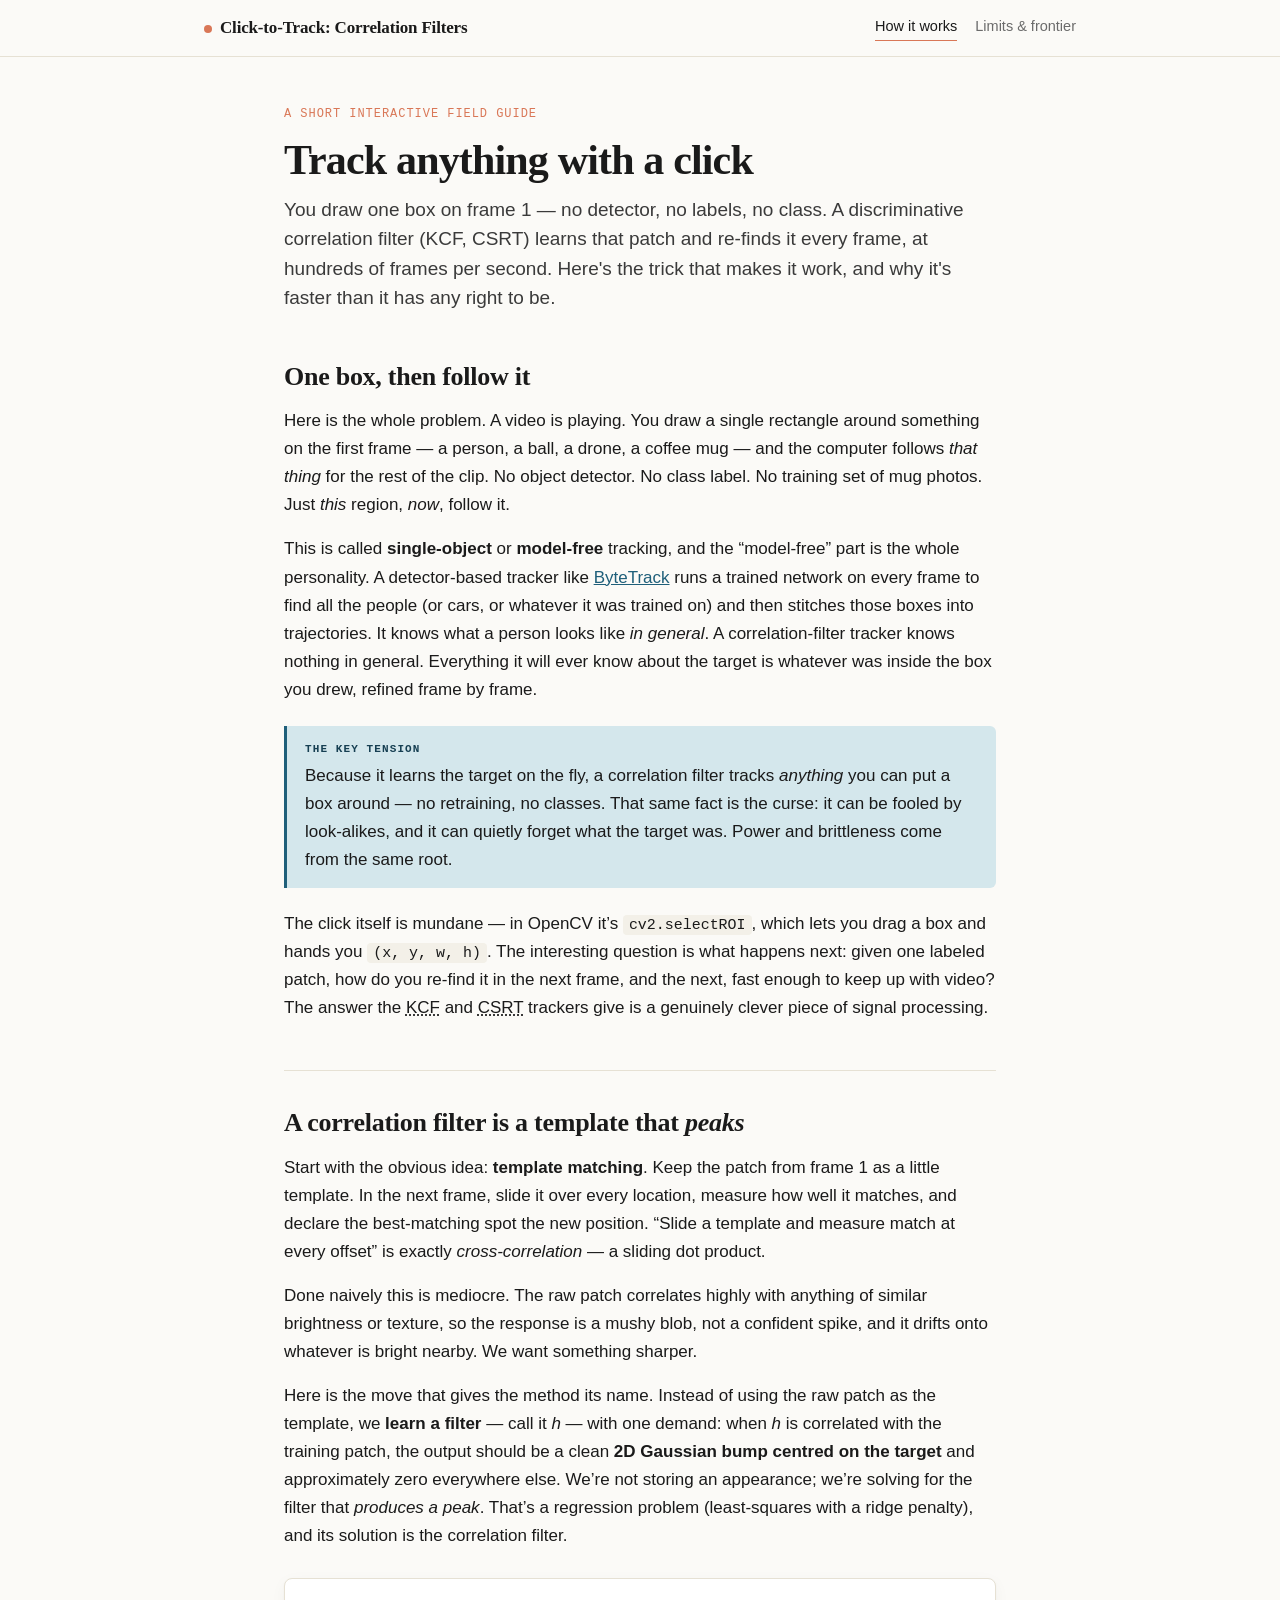
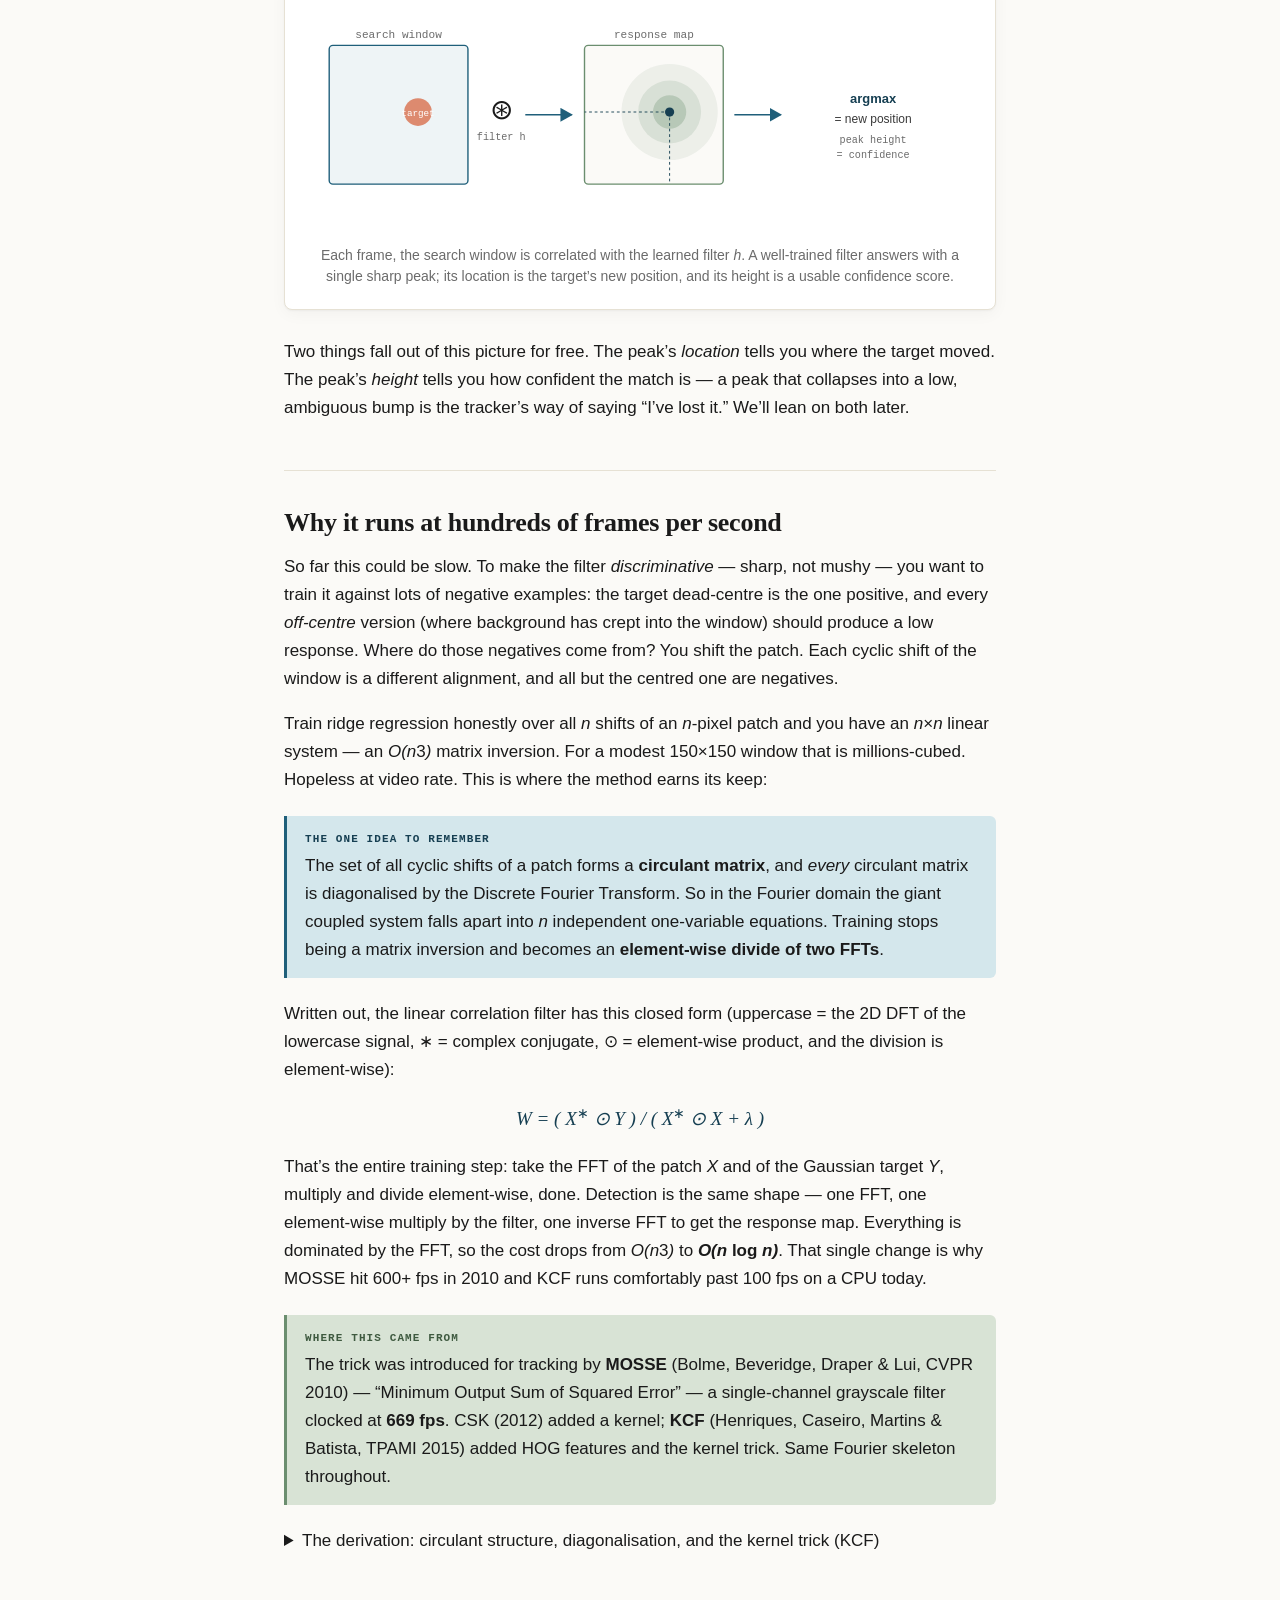
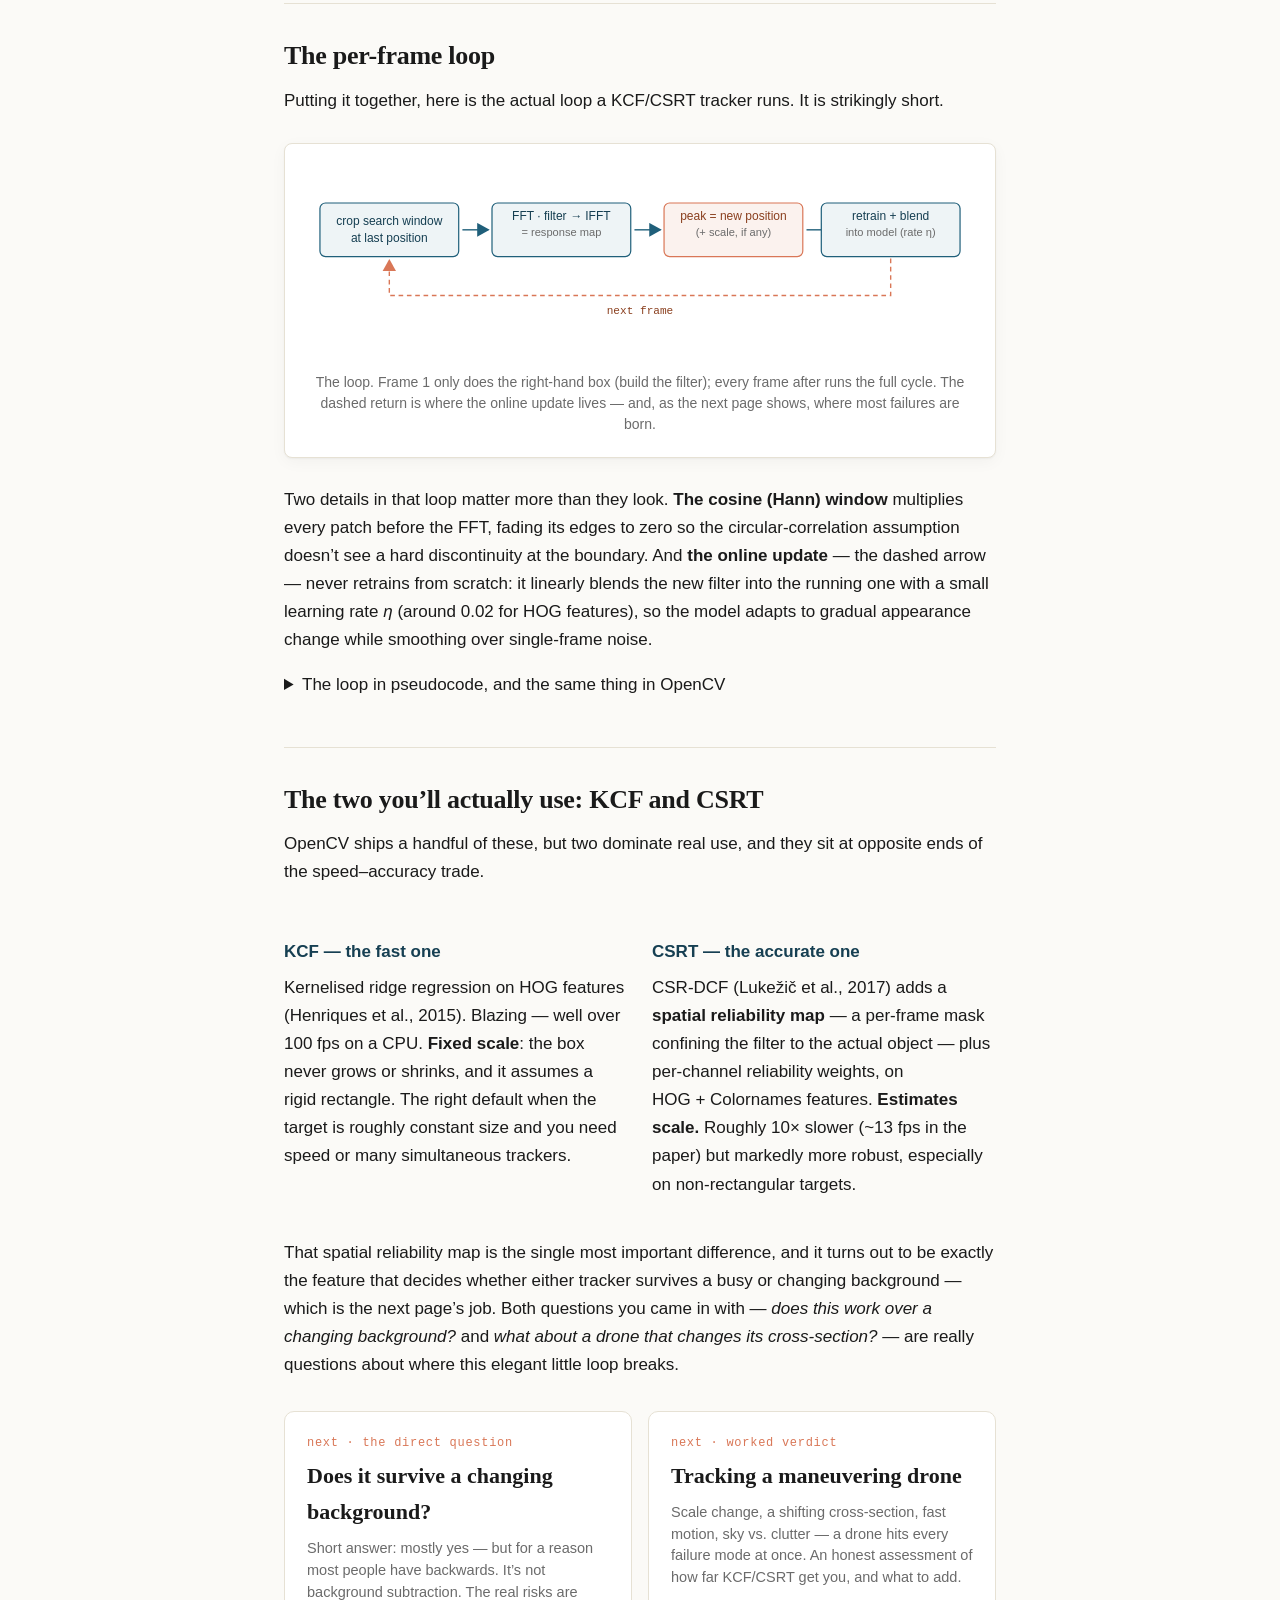
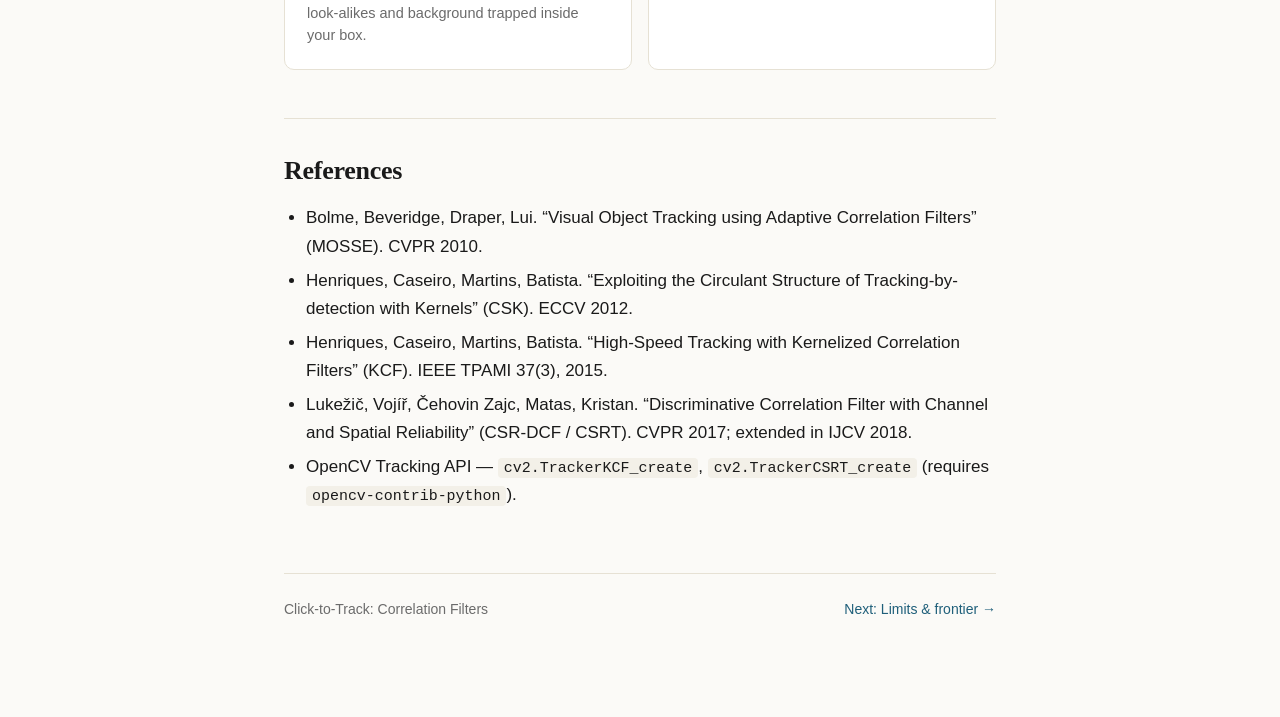
<file: dcf-tracking-guide/index.html>
<!DOCTYPE html>
<html lang="en">
<head>
<meta charset="utf-8">
<meta name="viewport" content="width=device-width,initial-scale=1">
<title>Track anything with a click — Click-to-Track: Correlation Filters</title>
<link rel="stylesheet" href="styles.css">
</head>
<body>

<nav class="topnav">
  <div class="inner">
    <a href="index.html" class="brand"><span class="dot"></span>Click-to-Track: Correlation Filters</a>
    <div class="links">
      <a href="index.html" class="active">How it works</a>
      <a href="limits.html">Limits & frontier</a>
    </div>
  </div>
</nav>

<main>
  <article>
    <header class="page-head">
      <div class="eyebrow">A short interactive field guide</div>
      <h1>Track anything with a click</h1>
      <p class="lead">You draw one box on frame 1 — no detector, no labels, no class. A discriminative correlation filter (KCF, CSRT) learns that patch and re-finds it every frame, at hundreds of frames per second. Here's the trick that makes it work, and why it's faster than it has any right to be.</p>
    </header>

    <h2>One box, then follow it</h2>

    <p>Here is the whole problem. A video is playing. You draw a single rectangle around something on the first frame &mdash; a person, a ball, a drone, a coffee mug &mdash; and the computer follows <em>that thing</em> for the rest of the clip. No object detector. No class label. No training set of mug photos. Just <em>this</em> region, <em>now</em>, follow it.</p>

    <p>This is called <strong>single-object</strong> or <strong>model-free</strong> tracking, and the &ldquo;model-free&rdquo; part is the whole personality. A detector-based tracker like <a href="../bytetrack-guide/index.html">ByteTrack</a> runs a trained network on every frame to find all the people (or cars, or whatever it was trained on) and then stitches those boxes into trajectories. It knows what a person looks like <em>in general</em>. A correlation-filter tracker knows nothing in general. Everything it will ever know about the target is whatever was inside the box you drew, refined frame by frame.</p>

    <div class="callout">
      <div class="label">The key tension</div>
      <p>Because it learns the target on the fly, a correlation filter tracks <em>anything</em> you can put a box around &mdash; no retraining, no classes. That same fact is the curse: it can be fooled by look-alikes, and it can quietly forget what the target was. Power and brittleness come from the same root.</p>
    </div>

    <p>The click itself is mundane &mdash; in OpenCV it&rsquo;s <code>cv2.selectROI</code>, which lets you drag a box and hands you <code>(x, y, w, h)</code>. The interesting question is what happens next: given one labeled patch, how do you re-find it in the next frame, and the next, fast enough to keep up with video? The answer the <abbr title="Kernelized Correlation Filter">KCF</abbr> and <abbr title="Channel and Spatial Reliability Tracker">CSRT</abbr> trackers give is a genuinely clever piece of signal processing.</p>

    <h2>A correlation filter is a template that <em>peaks</em></h2>

    <p>Start with the obvious idea: <strong>template matching</strong>. Keep the patch from frame 1 as a little template. In the next frame, slide it over every location, measure how well it matches, and declare the best-matching spot the new position. &ldquo;Slide a template and measure match at every offset&rdquo; is exactly <em>cross-correlation</em> &mdash; a sliding dot product.</p>

    <p>Done naively this is mediocre. The raw patch correlates highly with anything of similar brightness or texture, so the response is a mushy blob, not a confident spike, and it drifts onto whatever is bright nearby. We want something sharper.</p>

    <p>Here is the move that gives the method its name. Instead of using the raw patch as the template, we <strong>learn a filter</strong> &mdash; call it <em>h</em> &mdash; with one demand: when <em>h</em> is correlated with the training patch, the output should be a clean <strong>2D Gaussian bump centred on the target</strong> and approximately zero everywhere else. We&rsquo;re not storing an appearance; we&rsquo;re solving for the filter that <em>produces a peak</em>. That&rsquo;s a regression problem (least-squares with a ridge penalty), and its solution is the correlation filter.</p>

    <figure>
      <svg viewBox="0 0 720 250" xmlns="http://www.w3.org/2000/svg" role="img" aria-label="A search window is correlated with the learned filter, producing a response map with a single sharp peak whose location is the new target position">
        <defs>
          <marker id="arr" markerWidth="10" markerHeight="10" refX="8" refY="5" orient="auto">
            <path d="M0,0 L9,5 L0,10 z" fill="#1f5f7a"/>
          </marker>
        </defs>
        <!-- search window -->
        <rect x="24" y="48" width="150" height="150" rx="4" fill="#eef4f6" stroke="#1f5f7a" stroke-width="1.5"/>
        <text x="99" y="40" text-anchor="middle" font-family="monospace" font-size="12" fill="#6b6b6b">search window</text>
        <circle cx="120" cy="120" r="15" fill="#d97757" opacity="0.85"/>
        <text x="120" y="124" text-anchor="middle" font-family="monospace" font-size="10" fill="#fff">target</text>
        <!-- correlate operator -->
        <text x="210" y="128" text-anchor="middle" font-family="serif" font-size="30" fill="#1a1a1a">&#8859;</text>
        <text x="210" y="150" text-anchor="middle" font-family="monospace" font-size="11" fill="#6b6b6b">filter h</text>
        <path d="M236,123 L286,123" fill="none" stroke="#1f5f7a" stroke-width="1.5" marker-end="url(#arr)"/>
        <!-- response map -->
        <rect x="300" y="48" width="150" height="150" rx="4" fill="#fbfaf7" stroke="#6b8e6f" stroke-width="1.5"/>
        <text x="375" y="40" text-anchor="middle" font-family="monospace" font-size="12" fill="#6b6b6b">response map</text>
        <ellipse cx="392" cy="120" rx="52" ry="52" fill="#6b8e6f" opacity="0.10"/>
        <ellipse cx="392" cy="120" rx="34" ry="34" fill="#6b8e6f" opacity="0.16"/>
        <ellipse cx="392" cy="120" rx="18" ry="18" fill="#6b8e6f" opacity="0.30"/>
        <circle cx="392" cy="120" r="5" fill="#163f52"/>
        <line x1="392" y1="120" x2="392" y2="198" stroke="#163f52" stroke-width="1" stroke-dasharray="3 3"/>
        <line x1="392" y1="120" x2="300" y2="120" stroke="#163f52" stroke-width="1" stroke-dasharray="3 3"/>
        <!-- arrow to verdict -->
        <path d="M462,123 L512,123" fill="none" stroke="#1f5f7a" stroke-width="1.5" marker-end="url(#arr)"/>
        <text x="612" y="110" text-anchor="middle" font-family="sans-serif" font-size="14" font-weight="600" fill="#163f52">argmax</text>
        <text x="612" y="132" text-anchor="middle" font-family="sans-serif" font-size="13" fill="#3a3a3a">= new position</text>
        <text x="612" y="154" text-anchor="middle" font-family="monospace" font-size="11" fill="#6b6b6b">peak height</text>
        <text x="612" y="170" text-anchor="middle" font-family="monospace" font-size="11" fill="#6b6b6b">= confidence</text>
      </svg>
      <figcaption>Each frame, the search window is correlated with the learned filter <em>h</em>. A well-trained filter answers with a single sharp peak; its location is the target&rsquo;s new position, and its height is a usable confidence score.</figcaption>
    </figure>

    <p>Two things fall out of this picture for free. The peak&rsquo;s <em>location</em> tells you where the target moved. The peak&rsquo;s <em>height</em> tells you how confident the match is &mdash; a peak that collapses into a low, ambiguous bump is the tracker&rsquo;s way of saying &ldquo;I&rsquo;ve lost it.&rdquo; We&rsquo;ll lean on both later.</p>

    <h2>Why it runs at hundreds of frames per second</h2>

    <p>So far this could be slow. To make the filter <em>discriminative</em> &mdash; sharp, not mushy &mdash; you want to train it against lots of negative examples: the target dead-centre is the one positive, and every <em>off-centre</em> version (where background has crept into the window) should produce a low response. Where do those negatives come from? You shift the patch. Each cyclic shift of the window is a different alignment, and all but the centred one are negatives.</p>

    <p>Train ridge regression honestly over all <em>n</em> shifts of an <em>n</em>-pixel patch and you have an <em>n</em>&times;<em>n</em> linear system &mdash; an <em>O(n</em><span class="top">3</span><em>)</em> matrix inversion. For a modest 150&times;150 window that is millions-cubed. Hopeless at video rate. This is where the method earns its keep:</p>

    <div class="callout">
      <div class="label">The one idea to remember</div>
      <p>The set of all cyclic shifts of a patch forms a <strong>circulant matrix</strong>, and <em>every</em> circulant matrix is diagonalised by the Discrete Fourier Transform. So in the Fourier domain the giant coupled system falls apart into <em>n</em> independent one-variable equations. Training stops being a matrix inversion and becomes an <strong>element-wise divide of two FFTs</strong>.</p>
    </div>

    <p>Written out, the linear correlation filter has this closed form (uppercase = the 2D DFT of the lowercase signal, <span class="top">&lowast;</span> = complex conjugate, &#8857; = element-wise product, and the division is element-wise):</p>

    <p class="eq">W = ( X<span class="top">&lowast;</span> &#8857; Y ) / ( X<span class="top">&lowast;</span> &#8857; X + &lambda; )</p>

    <p>That&rsquo;s the entire training step: take the FFT of the patch <em>X</em> and of the Gaussian target <em>Y</em>, multiply and divide element-wise, done. Detection is the same shape &mdash; one FFT, one element-wise multiply by the filter, one inverse FFT to get the response map. Everything is dominated by the FFT, so the cost drops from <em>O(n</em><span class="top">3</span><em>)</em> to <strong><em>O(n</em> log <em>n)</em></strong>. That single change is why MOSSE hit 600+ fps in 2010 and KCF runs comfortably past 100 fps on a CPU today.</p>

    <div class="callout sage">
      <div class="label">Where this came from</div>
      <p>The trick was introduced for tracking by <strong>MOSSE</strong> (Bolme, Beveridge, Draper &amp; Lui, CVPR 2010) &mdash; &ldquo;Minimum Output Sum of Squared Error&rdquo; &mdash; a single-channel grayscale filter clocked at <strong>669 fps</strong>. CSK (2012) added a kernel; <strong>KCF</strong> (Henriques, Caseiro, Martins &amp; Batista, TPAMI 2015) added HOG features and the kernel trick. Same Fourier skeleton throughout.</p>
    </div>

    <details>
      <summary>The derivation: circulant structure, diagonalisation, and the kernel trick (KCF)</summary>
      <p><strong>Ridge regression.</strong> Given samples <em>x<span class="small">i</span></em> with targets <em>y<span class="small">i</span></em>, ridge regression seeks <em>w</em> minimising &Sigma;<span class="small">i</span>(<em>w</em><span class="top">&#8868;</span><em>x<span class="small">i</span></em> &minus; <em>y<span class="small">i</span></em>)<span class="top">2</span> + &lambda;&#8214;<em>w</em>&#8214;<span class="top">2</span>, with the familiar closed form <em>w</em> = (<em>X</em><span class="top">&#8868;</span><em>X</em> + &lambda;<em>I</em>)<span class="top">&minus;1</span><em>X</em><span class="top">&#8868;</span><em>y</em>. Here the rows of <em>X</em> are not independent data &mdash; they are all the cyclic shifts of one base patch.</p>
      <p><strong>Circulant = diagonal in Fourier.</strong> A matrix whose every row is a cyclic shift of the row above is <em>circulant</em>. The key algebraic fact (KCF, &sect;4): a circulant matrix is diagonalised by the DFT matrix <em>F</em> regardless of the generating patch, i.e. <em>X</em> = <em>F</em> diag(<em>x&#770;</em>) <em>F</em><span class="top">H</span>. Substitute that into the ridge solution and every matrix in sight becomes diagonal; the coupled system decouples frequency-by-frequency, leaving the element-wise expression <em>W</em> = (<em>X</em><span class="top">&lowast;</span> &#8857; <em>Y</em>) / (<em>X</em><span class="top">&lowast;</span> &#8857; <em>X</em> + &lambda;). The denominator <em>X</em><span class="top">&lowast;</span>&#8857;<em>X</em> is just the power spectrum |<em>X</em>|<span class="top">2</span>.</p>
      <p><strong>The kernel trick (this is KCF).</strong> KCF runs the same idea in a kernelised ridge regression so it can use a Gaussian or polynomial kernel on multi-channel <strong>HOG</strong> features. Remarkably, the circulant structure survives kernelisation, and the dual coefficients have the equally cheap form &alpha;&#770; = <em>Y</em> / (<em>K</em><span class="top">xx</span> + &lambda;), where <em>K</em><span class="top">xx</span> is the Fourier transform of the kernel auto-correlation of the patch. Still one FFT and an element-wise divide.</p>
      <p><strong>The convention that bites people.</strong> Because FFT-based correlation puts the zero-shift output at index (0,&nbsp;0), the Gaussian regression target is centred on the <em>top-left corner</em> and wraps around the edges &mdash; not placed in the visual middle. Centre it naively and your peak is off by half a window. The cosine window (below) is applied for a related reason: to suppress the discontinuity where the patch wraps.</p>
    </details>

    <h2>The per-frame loop</h2>

    <p>Putting it together, here is the actual loop a KCF/CSRT tracker runs. It is strikingly short.</p>

    <figure>
      <svg viewBox="0 0 720 210" xmlns="http://www.w3.org/2000/svg" role="img" aria-label="The tracking loop: crop a search window at the last position, correlate via FFT to get a response map, take the peak as the new position, retrain the filter there and blend it into the running model, then repeat on the next frame">
        <defs>
          <marker id="arr2" markerWidth="10" markerHeight="10" refX="8" refY="5" orient="auto">
            <path d="M0,0 L9,5 L0,10 z" fill="#1f5f7a"/>
          </marker>
          <marker id="arr2w" markerWidth="10" markerHeight="10" refX="8" refY="5" orient="auto">
            <path d="M0,0 L9,5 L0,10 z" fill="#d97757"/>
          </marker>
        </defs>
        <rect x="14" y="40" width="150" height="58" rx="6" fill="#eef4f6" stroke="#1f5f7a" stroke-width="1.3"/>
        <text x="89" y="64" text-anchor="middle" font-family="sans-serif" font-size="13" fill="#163f52">crop search window</text>
        <text x="89" y="82" text-anchor="middle" font-family="sans-serif" font-size="13" fill="#163f52">at last position</text>

        <path d="M168,69 L196,69" fill="none" stroke="#1f5f7a" stroke-width="1.5" marker-end="url(#arr2)"/>

        <rect x="200" y="40" width="150" height="58" rx="6" fill="#eef4f6" stroke="#1f5f7a" stroke-width="1.3"/>
        <text x="275" y="58" text-anchor="middle" font-family="sans-serif" font-size="13" fill="#163f52">FFT &middot; filter &rarr; IFFT</text>
        <text x="275" y="76" text-anchor="middle" font-family="sans-serif" font-size="12" fill="#6b6b6b">= response map</text>

        <path d="M354,69 L382,69" fill="none" stroke="#1f5f7a" stroke-width="1.5" marker-end="url(#arr2)"/>

        <rect x="386" y="40" width="150" height="58" rx="6" fill="#fbf2ee" stroke="#d97757" stroke-width="1.3"/>
        <text x="461" y="58" text-anchor="middle" font-family="sans-serif" font-size="13" fill="#8a3f1e">peak = new position</text>
        <text x="461" y="76" text-anchor="middle" font-family="sans-serif" font-size="12" fill="#6b6b6b">(+ scale, if any)</text>

        <path d="M540,69 L568,69" fill="none" stroke="#1f5f7a" stroke-width="1.5" marker-end="url(#arr2)"/>

        <rect x="556" y="40" width="150" height="58" rx="6" fill="#eef4f6" stroke="#1f5f7a" stroke-width="1.3"/>
        <text x="631" y="58" text-anchor="middle" font-family="sans-serif" font-size="13" fill="#163f52">retrain + blend</text>
        <text x="631" y="76" text-anchor="middle" font-family="sans-serif" font-size="12" fill="#6b6b6b">into model (rate &eta;)</text>

        <!-- return arrow -->
        <path d="M631,100 L631,140 L89,140 L89,102" fill="none" stroke="#d97757" stroke-width="1.5" stroke-dasharray="5 4" marker-end="url(#arr2w)"/>
        <text x="360" y="160" text-anchor="middle" font-family="monospace" font-size="12" fill="#8a3f1e">next frame</text>
      </svg>
      <figcaption>The loop. Frame 1 only does the right-hand box (build the filter); every frame after runs the full cycle. The dashed return is where the online update lives &mdash; and, as the next page shows, where most failures are born.</figcaption>
    </figure>

    <p>Two details in that loop matter more than they look. <strong>The cosine (Hann) window</strong> multiplies every patch before the FFT, fading its edges to zero so the circular-correlation assumption doesn&rsquo;t see a hard discontinuity at the boundary. And <strong>the online update</strong> &mdash; the dashed arrow &mdash; never retrains from scratch: it linearly blends the new filter into the running one with a small learning rate <em>&eta;</em> (around 0.02 for HOG features), so the model adapts to gradual appearance change while smoothing over single-frame noise.</p>

    <details>
      <summary>The loop in pseudocode, and the same thing in OpenCV</summary>
      <pre><code># --- init (frame 1) ---
patch = crop(frame1, bbox) * cosine_window
X = fft2(features(patch))
Y = fft2(gaussian_peak(bbox.shape))   # 2D Gaussian target
W = (conj(X) * Y) / (conj(X) * X + lam)
model_X, model_W = X, W

# --- per frame ---
for frame in video:
    z = fft2(features(crop(frame, last_bbox) * cosine_window))
    response = real(ifft2(model_W * z))      # correlation in Fourier domain
    peak = argmax(response)                  # -> new center (and scale, in CSRT)
    last_bbox = bbox_at(peak)
    # online update: blend, don't replace
    Xn = fft2(features(crop(frame, last_bbox) * cosine_window))
    Wn = (conj(Xn) * Y) / (conj(Xn) * Xn + lam)
    model_X = (1 - eta) * model_X + eta * Xn
    model_W = (1 - eta) * model_W + eta * Wn</code></pre>
      <p>In practice you never write this yourself &mdash; OpenCV ships it. Note KCF and CSRT live in the <em>main</em> <code>cv2</code> namespace but require the <code>opencv-contrib-python</code> package (not the base <code>opencv-python</code>):</p>
      <pre><code>import cv2
cap = cv2.VideoCapture("clip.mp4")
ok, frame = cap.read()

bbox = cv2.selectROI("pick target", frame)   # drag a box -> (x, y, w, h)
tracker = cv2.TrackerCSRT_create()            # or cv2.TrackerKCF_create()
tracker.init(frame, bbox)

while True:
    ok, frame = cap.read()
    if not ok: break
    found, bbox = tracker.update(frame)       # -> (bool, (x, y, w, h))
    if found:
        x, y, w, h = map(int, bbox)
        cv2.rectangle(frame, (x, y), (x + w, y + h), (0, 255, 0), 2)
    cv2.imshow("track", frame)
    if cv2.waitKey(1) == 27: break</code></pre>
      <p>(MOSSE is the exception &mdash; it only exists as <code>cv2.legacy.TrackerMOSSE_create()</code>.)</p>
    </details>

    <h2>The two you&rsquo;ll actually use: KCF and CSRT</h2>

    <p>OpenCV ships a handful of these, but two dominate real use, and they sit at opposite ends of the speed&ndash;accuracy trade.</p>

    <div class="two-col">
      <div>
        <h3>KCF &mdash; the fast one</h3>
        <p>Kernelised ridge regression on HOG features (Henriques et&nbsp;al., 2015). Blazing &mdash; well over 100&nbsp;fps on a CPU. <strong>Fixed scale</strong>: the box never grows or shrinks, and it assumes a rigid rectangle. The right default when the target is roughly constant size and you need speed or many simultaneous trackers.</p>
      </div>
      <div>
        <h3>CSRT &mdash; the accurate one</h3>
        <p>CSR-DCF (Luke&#382;i&#269; et&nbsp;al., 2017) adds a <strong>spatial reliability map</strong> &mdash; a per-frame mask confining the filter to the actual object &mdash; plus per-channel reliability weights, on HOG&nbsp;+&nbsp;Colornames features. <strong>Estimates scale.</strong> Roughly 10&times; slower (~13&nbsp;fps in the paper) but markedly more robust, especially on non-rectangular targets.</p>
      </div>
    </div>

    <p>That spatial reliability map is the single most important difference, and it turns out to be exactly the feature that decides whether either tracker survives a busy or changing background &mdash; which is the next page&rsquo;s job. Both questions you came in with &mdash; <em>does this work over a changing background?</em> and <em>what about a drone that changes its cross-section?</em> &mdash; are really questions about where this elegant little loop breaks.</p>

    <div class="cards">
      <a class="card" href="limits.html#changing-backgrounds">
        <div class="num">next &middot; the direct question</div>
        <h3>Does it survive a changing background?</h3>
        <p>Short answer: mostly yes &mdash; but for a reason most people have backwards. It&rsquo;s not background subtraction. The real risks are look-alikes and background trapped inside your box.</p>
      </a>
      <a class="card" href="limits.html#drone">
        <div class="num">next &middot; worked verdict</div>
        <h3>Tracking a maneuvering drone</h3>
        <p>Scale change, a shifting cross-section, fast motion, sky vs. clutter &mdash; a drone hits every failure mode at once. An honest assessment of how far KCF/CSRT get you, and what to add.</p>
      </a>
    </div>

    <h2>References</h2>
    <ul>
      <li>Bolme, Beveridge, Draper, Lui. &ldquo;Visual Object Tracking using Adaptive Correlation Filters&rdquo; (MOSSE). CVPR 2010.</li>
      <li>Henriques, Caseiro, Martins, Batista. &ldquo;Exploiting the Circulant Structure of Tracking-by-detection with Kernels&rdquo; (CSK). ECCV 2012.</li>
      <li>Henriques, Caseiro, Martins, Batista. &ldquo;High-Speed Tracking with Kernelized Correlation Filters&rdquo; (KCF). IEEE TPAMI 37(3), 2015.</li>
      <li>Luke&#382;i&#269;, Voj&iacute;&#345;, &#268;ehovin Zajc, Matas, Kristan. &ldquo;Discriminative Correlation Filter with Channel and Spatial Reliability&rdquo; (CSR-DCF / CSRT). CVPR 2017; extended in IJCV 2018.</li>
      <li>OpenCV Tracking API &mdash; <code>cv2.TrackerKCF_create</code>, <code>cv2.TrackerCSRT_create</code> (requires <code>opencv-contrib-python</code>).</li>
    </ul>

    <footer class="page-foot">
      <span>Click-to-Track: Correlation Filters</span>
      <span><a href="limits.html">Next: Limits & frontier &rarr;</a></span>
    </footer>
  </article>
</main>

</body>
</html>
</file>
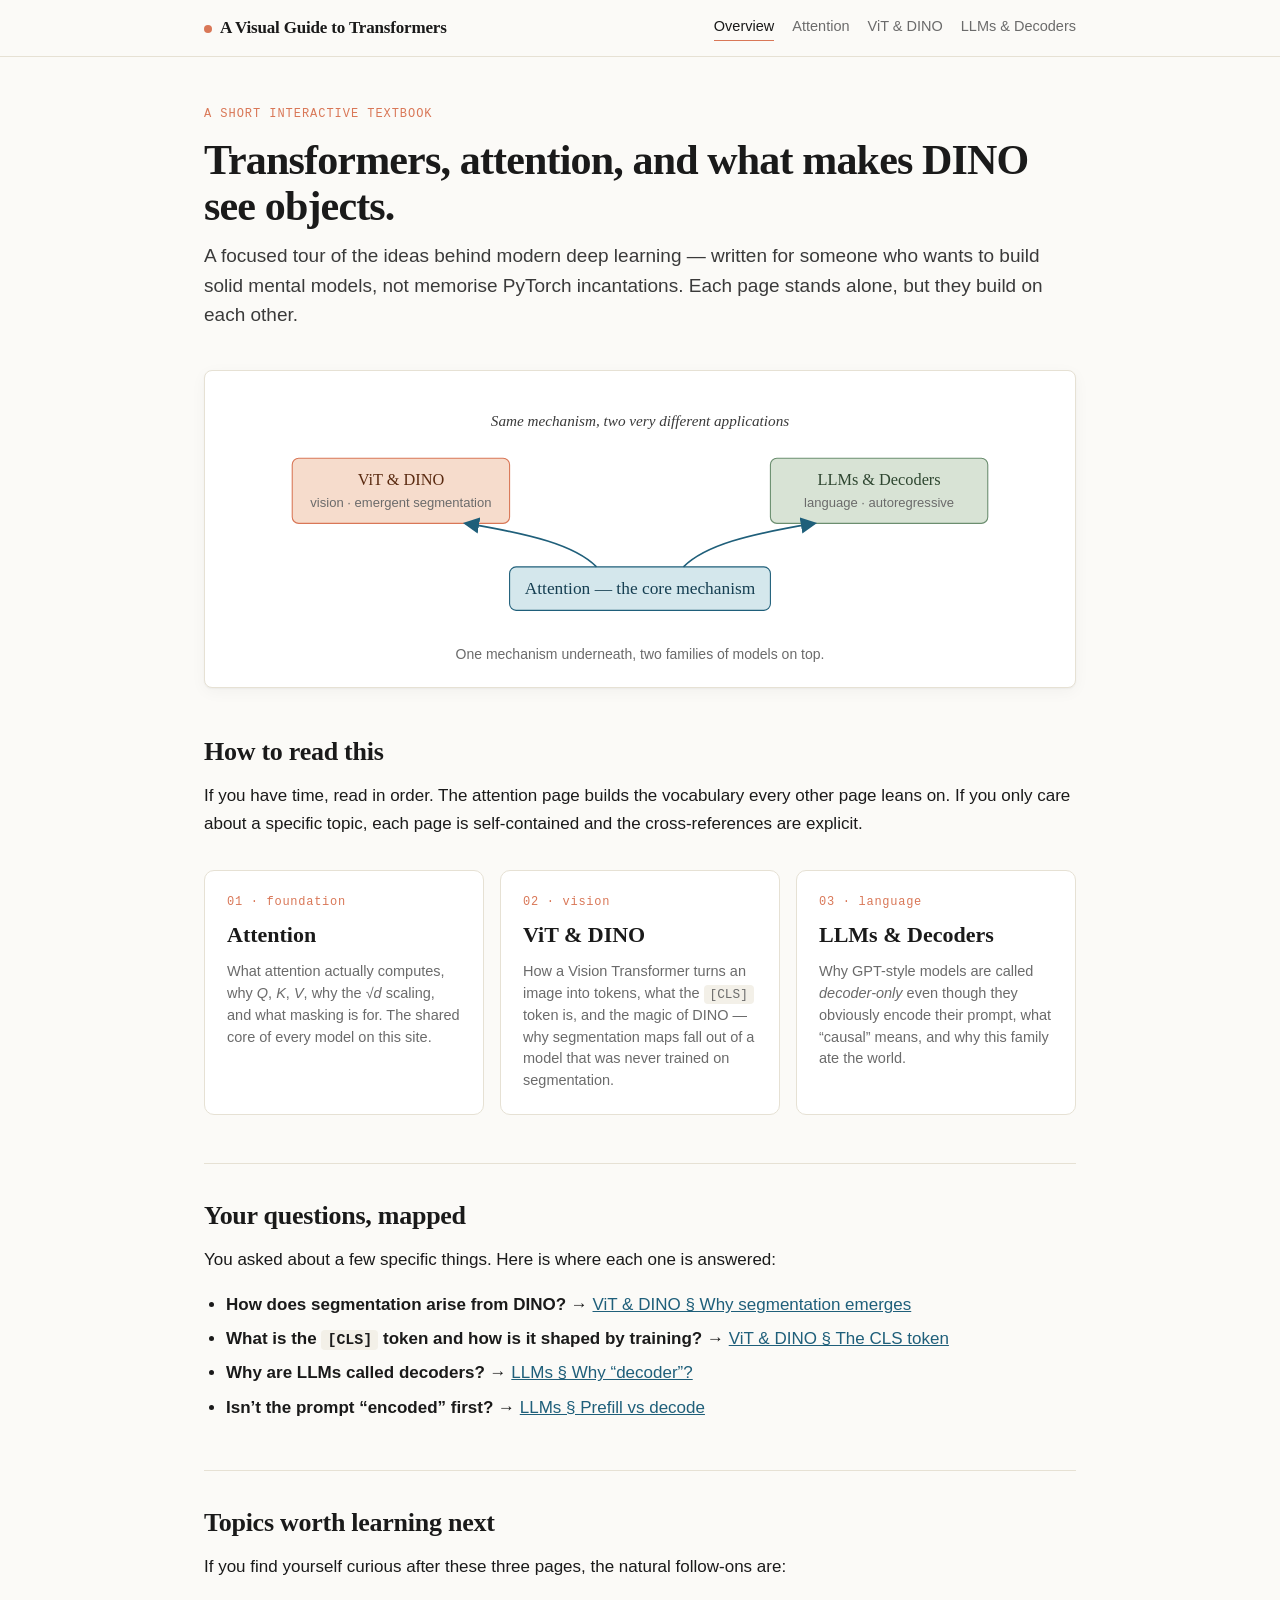
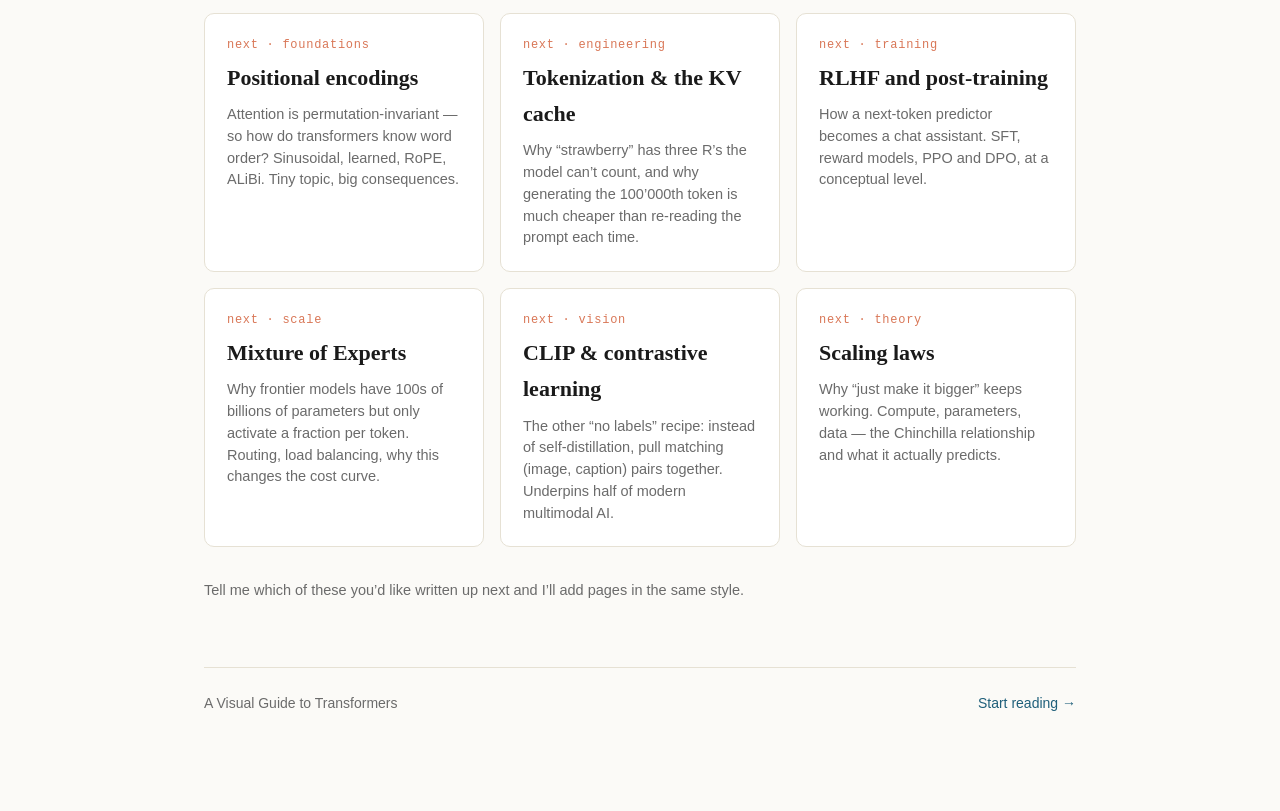
<file: transformers-guide/index.html>
<!DOCTYPE html>
<html lang="en">
<head>
<meta charset="utf-8">
<meta name="viewport" content="width=device-width,initial-scale=1">
<title>A Visual Guide to Transformers</title>
<link rel="stylesheet" href="styles.css">
</head>
<body>

<nav class="topnav">
  <div class="inner">
    <a href="index.html" class="brand"><span class="dot"></span>A Visual Guide to Transformers</a>
    <div class="links">
      <a href="index.html" class="active">Overview</a>
      <a href="attention.html">Attention</a>
      <a href="dino.html">ViT &amp; DINO</a>
      <a href="llms.html">LLMs &amp; Decoders</a>
    </div>
  </div>
</nav>

<main class="wide">
  <article>
    <header class="page-head">
      <div class="eyebrow">A short interactive textbook</div>
      <h1>Transformers, attention, and what makes DINO see objects.</h1>
      <p class="lead">A focused tour of the ideas behind modern deep learning &mdash; written for someone who wants to build solid mental models, not memorise PyTorch incantations. Each page stands alone, but they build on each other.</p>
    </header>

    <figure>
      <svg viewBox="0 0 760 220" xmlns="http://www.w3.org/2000/svg" role="img" aria-label="Three pillars: attention as foundation, ViT/DINO and LLMs as branches">
        <defs>
          <marker id="arr" markerWidth="10" markerHeight="10" refX="8" refY="5" orient="auto">
            <path d="M0,0 L10,5 L0,10 Z" fill="#1f5f7a"/>
          </marker>
        </defs>
        <!-- Foundation -->
        <rect x="260" y="160" width="240" height="40" rx="6" fill="#d4e7ec" stroke="#1f5f7a"/>
        <text x="380" y="185" text-anchor="middle" font-family="ui-serif, Georgia" font-size="16" fill="#163f52">Attention &mdash; the core mechanism</text>

        <!-- Branches -->
        <rect x="60"  y="60" width="200" height="60" rx="6" fill="#f6dccc" stroke="#d97757"/>
        <text x="160" y="85"  text-anchor="middle" font-family="ui-serif, Georgia" font-size="15" fill="#5a2a10">ViT &amp; DINO</text>
        <text x="160" y="105" text-anchor="middle" font-family="-apple-system, sans-serif" font-size="12" fill="#6b6b6b">vision &middot; emergent segmentation</text>

        <rect x="500" y="60" width="200" height="60" rx="6" fill="#d8e3d5" stroke="#6b8e6f"/>
        <text x="600" y="85"  text-anchor="middle" font-family="ui-serif, Georgia" font-size="15" fill="#2e4630">LLMs &amp; Decoders</text>
        <text x="600" y="105" text-anchor="middle" font-family="-apple-system, sans-serif" font-size="12" fill="#6b6b6b">language &middot; autoregressive</text>

        <!-- Arrows up from foundation -->
        <path d="M340,160 C320,140 280,130 220,120" fill="none" stroke="#1f5f7a" stroke-width="1.5" marker-end="url(#arr)"/>
        <path d="M420,160 C440,140 480,130 540,120" fill="none" stroke="#1f5f7a" stroke-width="1.5" marker-end="url(#arr)"/>

        <text x="380" y="30" text-anchor="middle" font-family="ui-serif, Georgia" font-style="italic" font-size="14" fill="#3a3a3a">Same mechanism, two very different applications</text>
      </svg>
      <figcaption>One mechanism underneath, two families of models on top.</figcaption>
    </figure>

    <h2>How to read this</h2>
    <p>If you have time, read in order. The attention page builds the vocabulary every other page leans on. If you only care about a specific topic, each page is self-contained and the cross-references are explicit.</p>

    <div class="cards">
      <a class="card" href="attention.html">
        <div class="num">01 &middot; foundation</div>
        <h3>Attention</h3>
        <p>What attention actually computes, why <em>Q</em>, <em>K</em>, <em>V</em>, why the &radic;<em>d</em> scaling, and what masking is for. The shared core of every model on this site.</p>
      </a>
      <a class="card" href="dino.html">
        <div class="num">02 &middot; vision</div>
        <h3>ViT &amp; DINO</h3>
        <p>How a Vision Transformer turns an image into tokens, what the <code>[CLS]</code> token is, and the magic of DINO &mdash; why segmentation maps fall out of a model that was never trained on segmentation.</p>
      </a>
      <a class="card" href="llms.html">
        <div class="num">03 &middot; language</div>
        <h3>LLMs &amp; Decoders</h3>
        <p>Why GPT-style models are called <em>decoder-only</em> even though they obviously encode their prompt, what &ldquo;causal&rdquo; means, and why this family ate the world.</p>
      </a>
    </div>

    <h2>Your questions, mapped</h2>
    <p>You asked about a few specific things. Here is where each one is answered:</p>
    <ul>
      <li><strong>How does segmentation arise from DINO?</strong> &rarr; <a href="dino.html#emergence">ViT &amp; DINO &sect; Why segmentation emerges</a></li>
      <li><strong>What is the <code>[CLS]</code> token and how is it shaped by training?</strong> &rarr; <a href="dino.html#cls">ViT &amp; DINO &sect; The CLS token</a></li>
      <li><strong>Why are LLMs called decoders?</strong> &rarr; <a href="llms.html#why-decoder">LLMs &sect; Why &ldquo;decoder&rdquo;?</a></li>
      <li><strong>Isn&rsquo;t the prompt &ldquo;encoded&rdquo; first?</strong> &rarr; <a href="llms.html#prefill">LLMs &sect; Prefill vs decode</a></li>
    </ul>

    <h2>Topics worth learning next</h2>
    <p>If you find yourself curious after these three pages, the natural follow-ons are:</p>
    <div class="cards">
      <div class="card" style="cursor:default; transform:none;">
        <div class="num">next &middot; foundations</div>
        <h3>Positional encodings</h3>
        <p>Attention is permutation-invariant &mdash; so how do transformers know word order? Sinusoidal, learned, RoPE, ALiBi. Tiny topic, big consequences.</p>
      </div>
      <div class="card" style="cursor:default; transform:none;">
        <div class="num">next &middot; engineering</div>
        <h3>Tokenization &amp; the KV cache</h3>
        <p>Why &ldquo;strawberry&rdquo; has three R&rsquo;s the model can&rsquo;t count, and why generating the 100&rsquo;000th token is much cheaper than re-reading the prompt each time.</p>
      </div>
      <div class="card" style="cursor:default; transform:none;">
        <div class="num">next &middot; training</div>
        <h3>RLHF and post-training</h3>
        <p>How a next-token predictor becomes a chat assistant. SFT, reward models, PPO and DPO, at a conceptual level.</p>
      </div>
      <div class="card" style="cursor:default; transform:none;">
        <div class="num">next &middot; scale</div>
        <h3>Mixture of Experts</h3>
        <p>Why frontier models have 100s of billions of parameters but only activate a fraction per token. Routing, load balancing, why this changes the cost curve.</p>
      </div>
      <div class="card" style="cursor:default; transform:none;">
        <div class="num">next &middot; vision</div>
        <h3>CLIP &amp; contrastive learning</h3>
        <p>The other &ldquo;no labels&rdquo; recipe: instead of self-distillation, pull matching (image, caption) pairs together. Underpins half of modern multimodal AI.</p>
      </div>
      <div class="card" style="cursor:default; transform:none;">
        <div class="num">next &middot; theory</div>
        <h3>Scaling laws</h3>
        <p>Why &ldquo;just make it bigger&rdquo; keeps working. Compute, parameters, data &mdash; the Chinchilla relationship and what it actually predicts.</p>
      </div>
    </div>
    <p style="color:var(--muted); font-size:14.5px;">Tell me which of these you&rsquo;d like written up next and I&rsquo;ll add pages in the same style.</p>

    <footer class="page-foot">
      <span>A Visual Guide to Transformers</span>
      <span><a href="attention.html">Start reading &rarr;</a></span>
    </footer>
  </article>
</main>

</body>
</html>
</file>
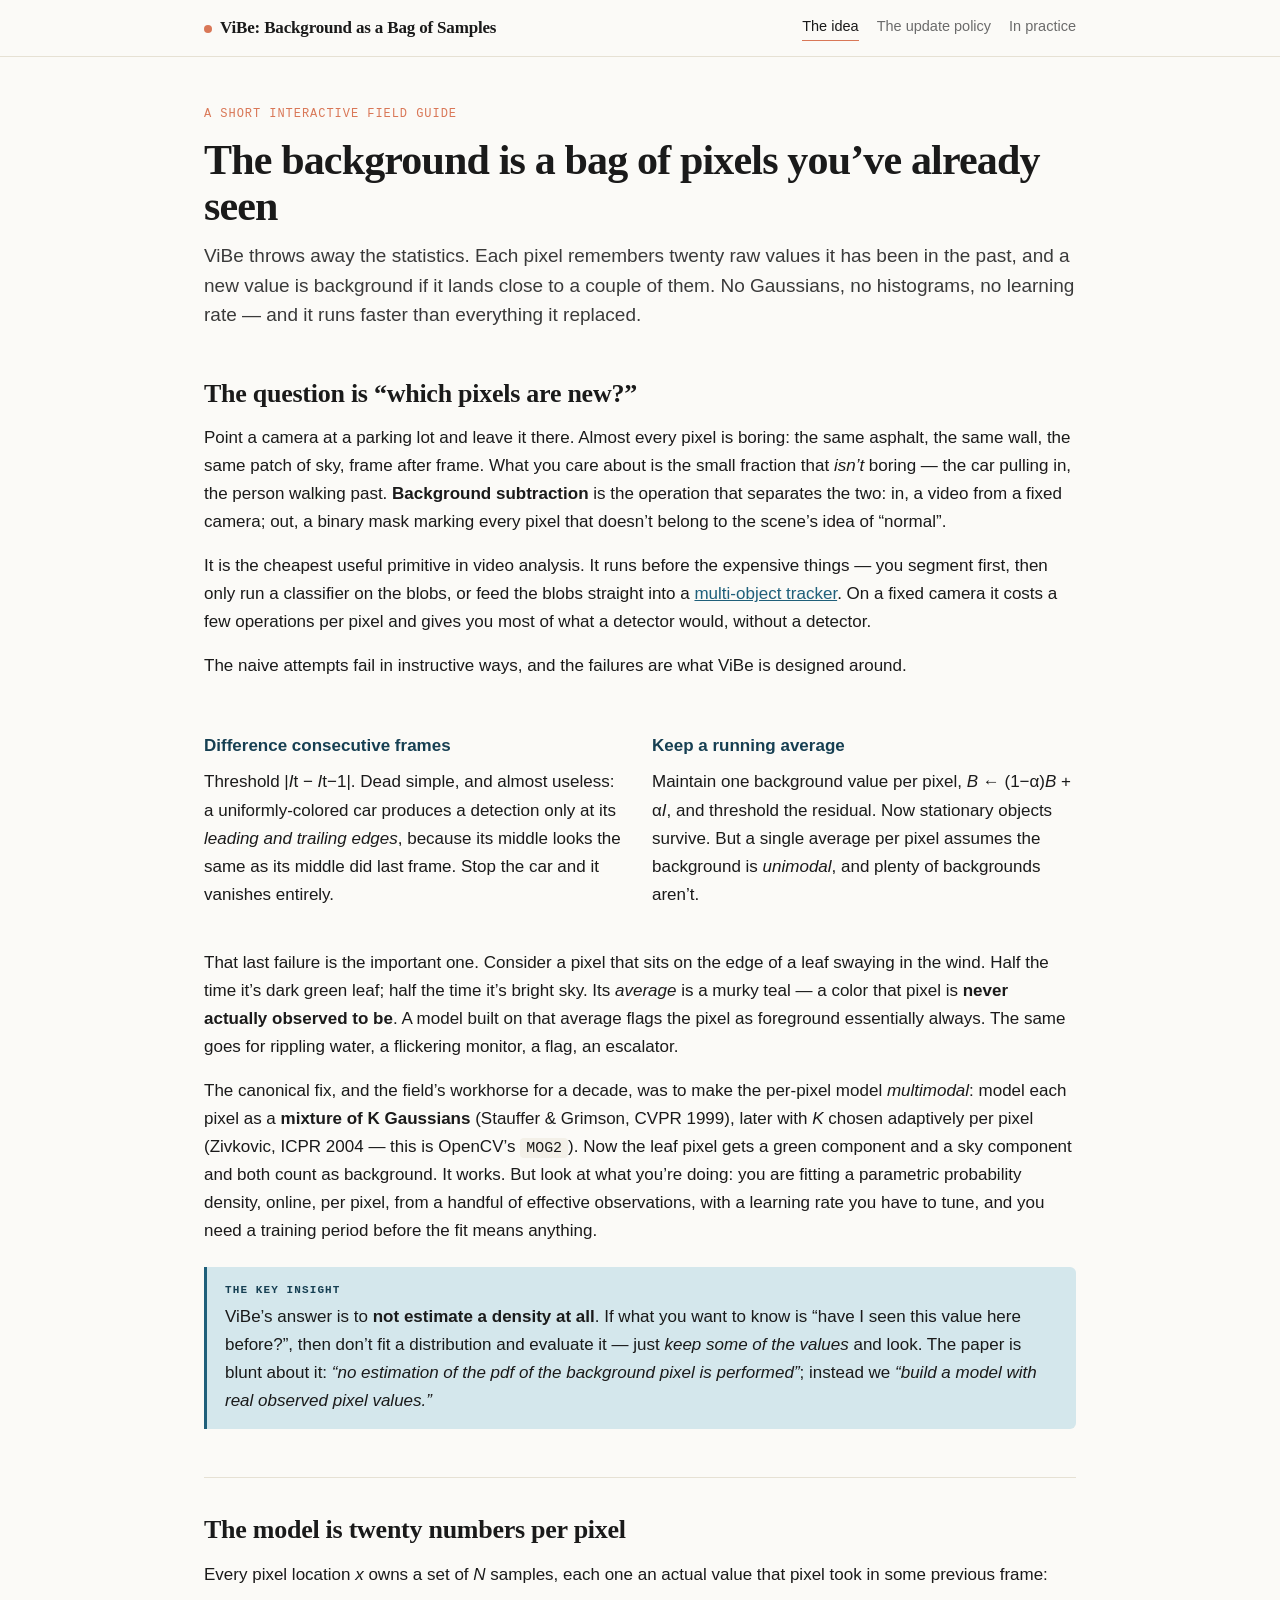
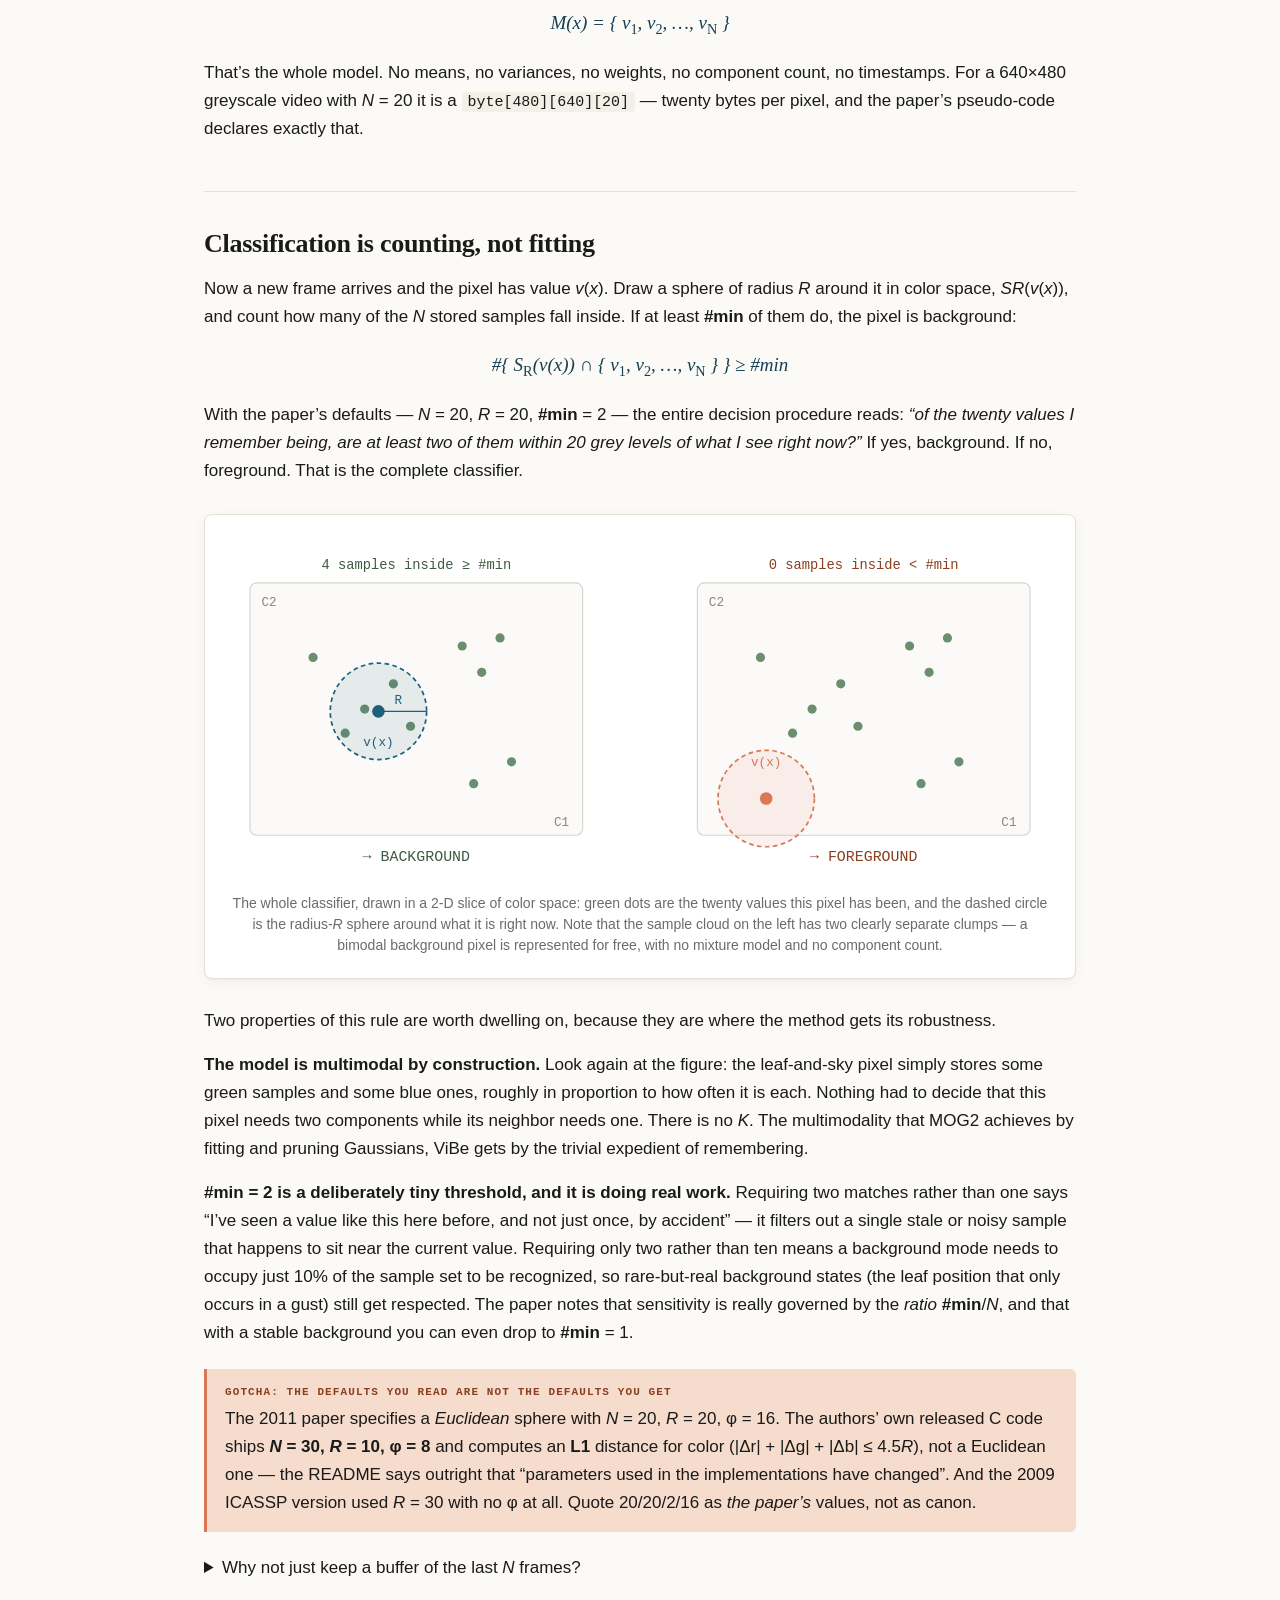
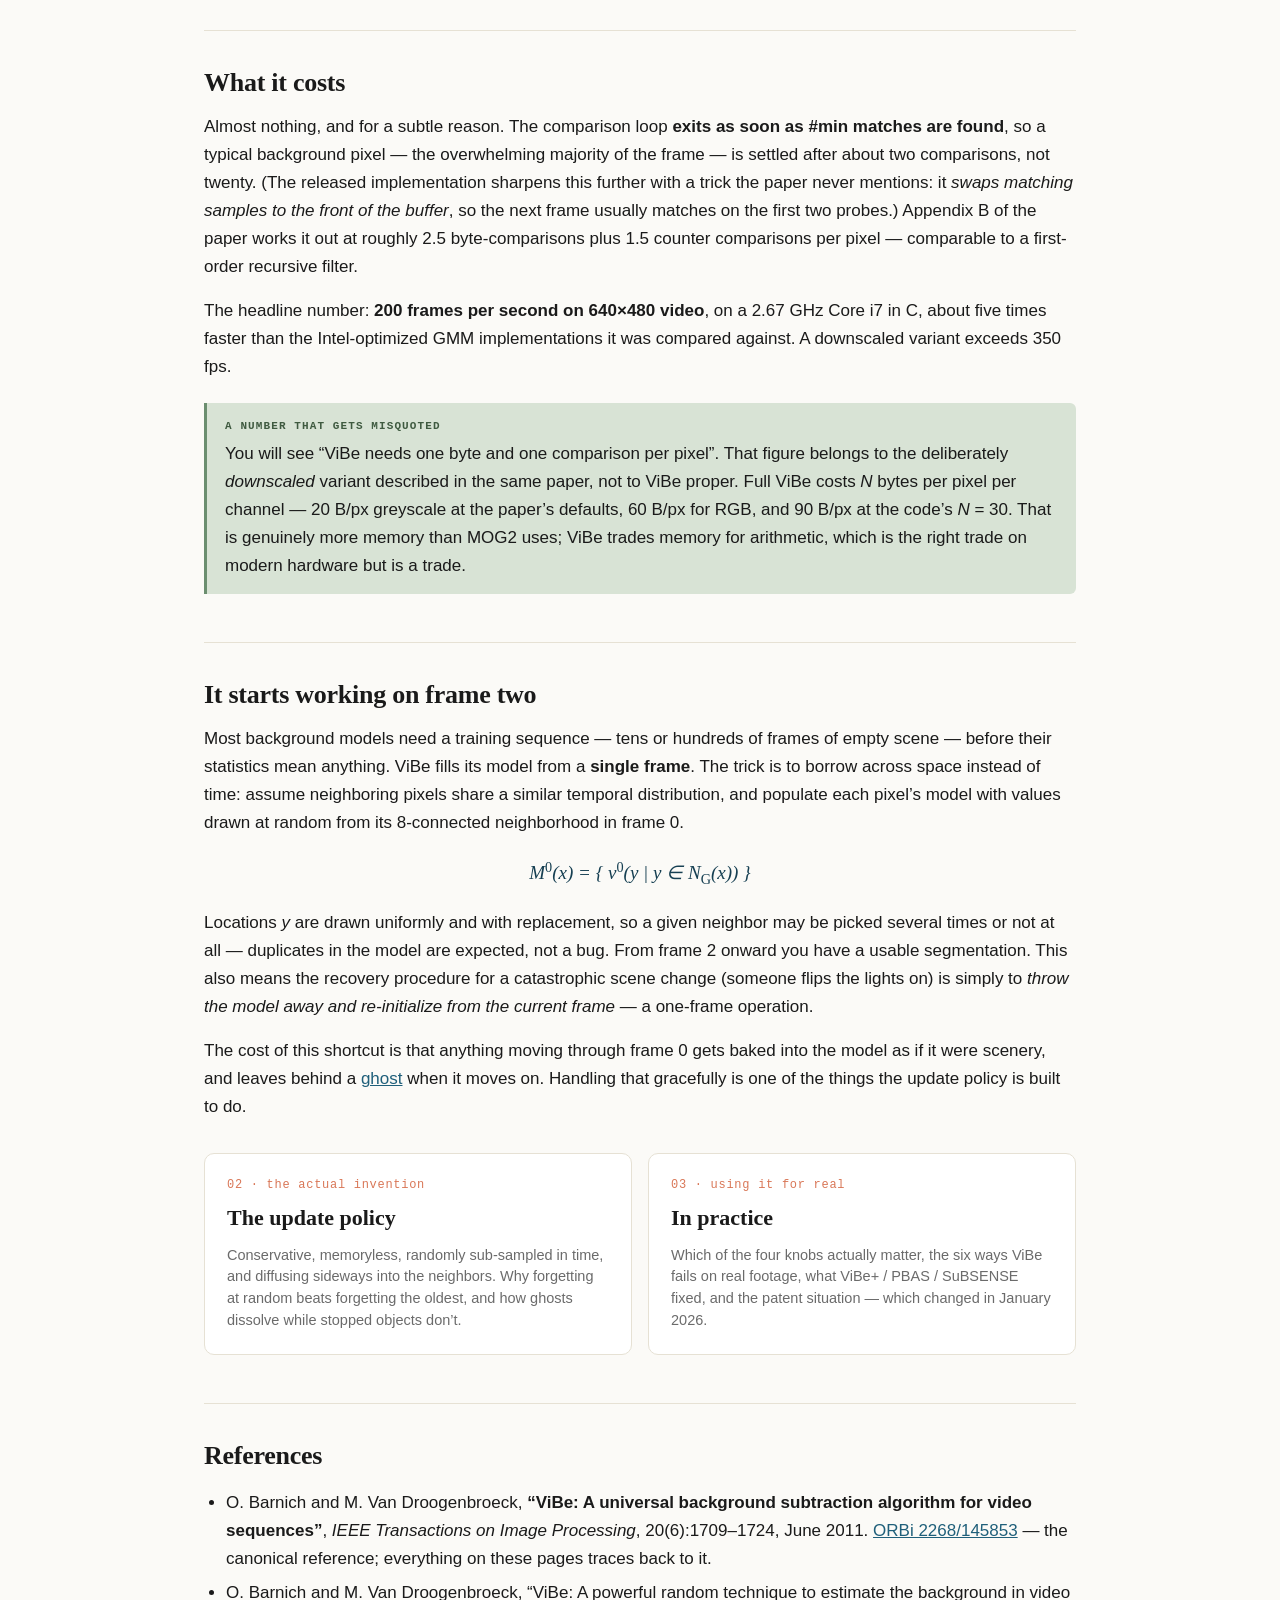
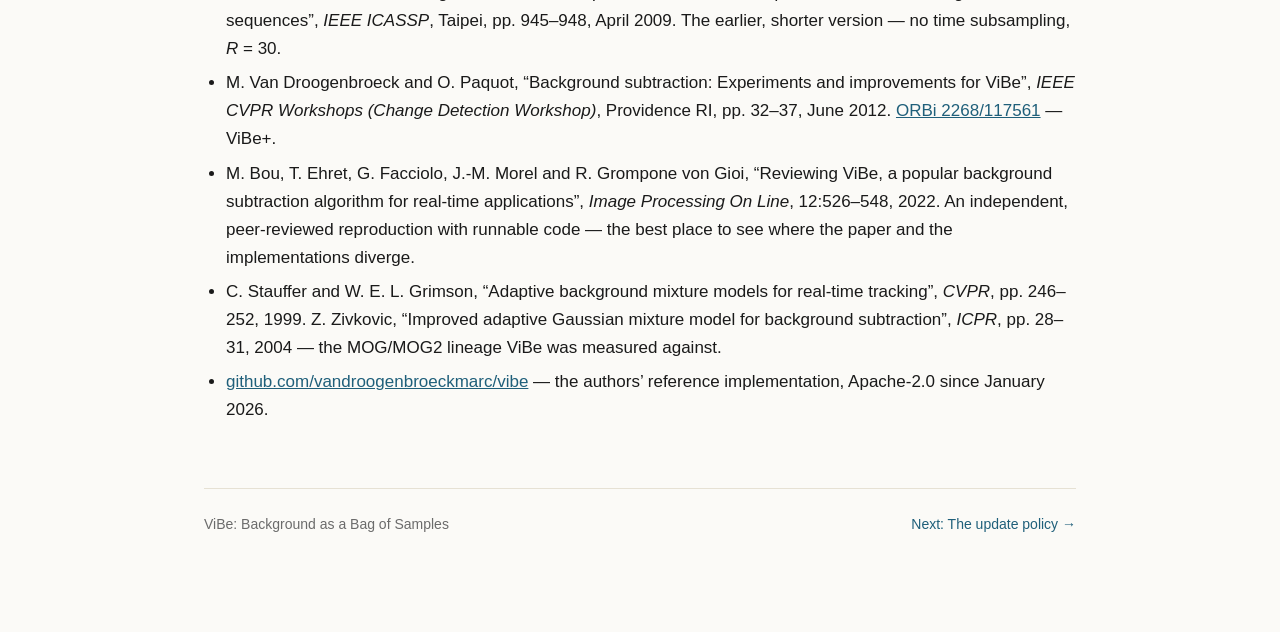
<file: vibe-guide/index.html>
<!DOCTYPE html>
<html lang="en">
<head>
<meta charset="utf-8">
<meta name="viewport" content="width=device-width,initial-scale=1">
<title>The background is a bag of pixels you&rsquo;ve already seen — ViBe: Background as a Bag of Samples</title>
<link rel="stylesheet" href="styles.css">
</head>
<body>

<nav class="topnav">
  <div class="inner">
    <a href="index.html" class="brand"><span class="dot"></span>ViBe: Background as a Bag of Samples</a>
    <div class="links">
      <a href="index.html" class="active">The idea</a>
      <a href="update.html">The update policy</a>
      <a href="practice.html">In practice</a>
    </div>
  </div>
</nav>

<main class="wide">
  <article>
    <header class="page-head">
      <div class="eyebrow">A short interactive field guide</div>
      <h1>The background is a bag of pixels you&rsquo;ve already seen</h1>
      <p class="lead">ViBe throws away the statistics. Each pixel remembers twenty raw values it has been in the past, and a new value is background if it lands close to a couple of them. No Gaussians, no histograms, no learning rate &mdash; and it runs faster than everything it replaced.</p>
    </header>

    <h2>The question is &ldquo;which pixels are new?&rdquo;</h2>

    <p>Point a camera at a parking lot and leave it there. Almost every pixel is boring: the same asphalt, the same wall, the same patch of sky, frame after frame. What you care about is the small fraction that <em>isn&rsquo;t</em> boring &mdash; the car pulling in, the person walking past. <strong>Background subtraction</strong> is the operation that separates the two: in, a video from a fixed camera; out, a binary mask marking every pixel that doesn&rsquo;t belong to the scene&rsquo;s idea of &ldquo;normal&rdquo;.</p>

    <p>It is the cheapest useful primitive in video analysis. It runs before the expensive things &mdash; you segment first, then only run a classifier on the blobs, or feed the blobs straight into a <a href="../bytetrack-guide/index.html">multi-object tracker</a>. On a fixed camera it costs a few operations per pixel and gives you most of what a detector would, without a detector.</p>

    <p>The naive attempts fail in instructive ways, and the failures are what ViBe is designed around.</p>

    <div class="two-col">
      <div>
        <h3>Difference consecutive frames</h3>
        <p>Threshold |<em>I</em><span class="small">t</span> &minus; <em>I</em><span class="small">t&minus;1</span>|. Dead simple, and almost useless: a uniformly-colored car produces a detection only at its <em>leading and trailing edges</em>, because its middle looks the same as its middle did last frame. Stop the car and it vanishes entirely.</p>
      </div>
      <div>
        <h3>Keep a running average</h3>
        <p>Maintain one background value per pixel, <em>B</em> &larr; (1&minus;&alpha;)<em>B</em> + &alpha;<em>I</em>, and threshold the residual. Now stationary objects survive. But a single average per pixel assumes the background is <em>unimodal</em>, and plenty of backgrounds aren&rsquo;t.</p>
      </div>
    </div>

    <p>That last failure is the important one. Consider a pixel that sits on the edge of a leaf swaying in the wind. Half the time it&rsquo;s dark green leaf; half the time it&rsquo;s bright sky. Its <em>average</em> is a murky teal &mdash; a color that pixel is <strong>never actually observed to be</strong>. A model built on that average flags the pixel as foreground essentially always. The same goes for rippling water, a flickering monitor, a flag, an escalator.</p>

    <p>The canonical fix, and the field&rsquo;s workhorse for a decade, was to make the per-pixel model <em>multimodal</em>: model each pixel as a <strong>mixture of K Gaussians</strong> (Stauffer &amp; Grimson, CVPR 1999), later with <em>K</em> chosen adaptively per pixel (Zivkovic, ICPR 2004 &mdash; this is OpenCV&rsquo;s <code>MOG2</code>). Now the leaf pixel gets a green component and a sky component and both count as background. It works. But look at what you&rsquo;re doing: you are fitting a parametric probability density, online, per pixel, from a handful of effective observations, with a learning rate you have to tune, and you need a training period before the fit means anything.</p>

    <div class="callout">
      <div class="label">The key insight</div>
      <p>ViBe&rsquo;s answer is to <strong>not estimate a density at all</strong>. If what you want to know is &ldquo;have I seen this value here before?&rdquo;, then don&rsquo;t fit a distribution and evaluate it &mdash; just <em>keep some of the values</em> and look. The paper is blunt about it: <em>&ldquo;no estimation of the pdf of the background pixel is performed&rdquo;</em>; instead we <em>&ldquo;build a model with real observed pixel values.&rdquo;</em></p>
    </div>

    <h2>The model is twenty numbers per pixel</h2>

    <p>Every pixel location <em>x</em> owns a set of <em>N</em> samples, each one an actual value that pixel took in some previous frame:</p>

    <p class="eq">M(x) = { v<span class="small">1</span>, v<span class="small">2</span>, &hellip;, v<span class="small">N</span> }</p>

    <p>That&rsquo;s the whole model. No means, no variances, no weights, no component count, no timestamps. For a 640&times;480 greyscale video with <em>N</em>&nbsp;=&nbsp;20 it is a <code>byte[480][640][20]</code> &mdash; twenty bytes per pixel, and the paper&rsquo;s pseudo-code declares exactly that.</p>

    <h2>Classification is counting, not fitting</h2>

    <p>Now a new frame arrives and the pixel has value <em>v</em>(<em>x</em>). Draw a sphere of radius <em>R</em> around it in color space, <em>S<span class="small">R</span></em>(<em>v</em>(<em>x</em>)), and count how many of the <em>N</em> stored samples fall inside. If at least <strong>#min</strong> of them do, the pixel is background:</p>

    <p class="eq">#{ S<span class="small">R</span>(v(x)) &cap; { v<span class="small">1</span>, v<span class="small">2</span>, &hellip;, v<span class="small">N</span> } } &ge; #min</p>

    <p>With the paper&rsquo;s defaults &mdash; <em>N</em>&nbsp;=&nbsp;20, <em>R</em>&nbsp;=&nbsp;20, <strong>#min</strong>&nbsp;=&nbsp;2 &mdash; the entire decision procedure reads: <em>&ldquo;of the twenty values I remember being, are at least two of them within 20 grey levels of what I see right now?&rdquo;</em> If yes, background. If no, foreground. That is the complete classifier.</p>

    <figure>
      <svg viewBox="0 0 720 300" xmlns="http://www.w3.org/2000/svg" role="img" aria-label="Two color-space plots: on the left a new pixel value whose radius-R sphere contains four stored samples, classified background; on the right a new value whose sphere contains none, classified foreground">
        <defs>
          <marker id="ar" markerWidth="10" markerHeight="10" refX="8" refY="5" orient="auto">
            <path d="M0,0 L9,5 L0,10 z" fill="#1f5f7a"/>
          </marker>
        </defs>

        <!-- LEFT PANEL -->
        <rect x="20" y="40" width="290" height="220" rx="6" fill="#fbfaf8" stroke="#d9d4cc"/>
        <text x="30" y="60" font-family="monospace" font-size="11" fill="#8a8580">C2</text>
        <text x="285" y="252" font-family="monospace" font-size="11" fill="#8a8580">C1</text>

        <!-- stored samples left -->
        <circle cx="120" cy="150" r="4" fill="#6b8e6f"/>
        <circle cx="145" cy="128" r="4" fill="#6b8e6f"/>
        <circle cx="103" cy="171" r="4" fill="#6b8e6f"/>
        <circle cx="160" cy="165" r="4" fill="#6b8e6f"/>
        <circle cx="205" cy="95" r="4" fill="#6b8e6f"/>
        <circle cx="222" cy="118" r="4" fill="#6b8e6f"/>
        <circle cx="238" cy="88" r="4" fill="#6b8e6f"/>
        <circle cx="215" cy="215" r="4" fill="#6b8e6f"/>
        <circle cx="248" cy="196" r="4" fill="#6b8e6f"/>
        <circle cx="75" cy="105" r="4" fill="#6b8e6f"/>

        <!-- sphere left -->
        <circle cx="132" cy="152" r="42" fill="#1f5f7a" fill-opacity="0.10" stroke="#1f5f7a" stroke-width="1.5" stroke-dasharray="4 3"/>
        <circle cx="132" cy="152" r="5.5" fill="#1f5f7a"/>
        <line x1="132" y1="152" x2="174" y2="152" stroke="#1f5f7a" stroke-width="1"/>
        <text x="146" y="146" font-family="monospace" font-size="11" fill="#1f5f7a">R</text>
        <text x="132" y="182" text-anchor="middle" font-family="monospace" font-size="11" fill="#1f5f7a">v(x)</text>

        <text x="165" y="28" text-anchor="middle" font-family="monospace" font-size="12" fill="#3f5a40">4 samples inside &ge; #min</text>
        <text x="165" y="282" text-anchor="middle" font-family="monospace" font-size="13" fill="#3f5a40">&rarr; BACKGROUND</text>

        <!-- RIGHT PANEL -->
        <rect x="410" y="40" width="290" height="220" rx="6" fill="#fbfaf8" stroke="#d9d4cc"/>
        <text x="420" y="60" font-family="monospace" font-size="11" fill="#8a8580">C2</text>
        <text x="675" y="252" font-family="monospace" font-size="11" fill="#8a8580">C1</text>

        <!-- stored samples right (same cloud) -->
        <circle cx="510" cy="150" r="4" fill="#6b8e6f"/>
        <circle cx="535" cy="128" r="4" fill="#6b8e6f"/>
        <circle cx="493" cy="171" r="4" fill="#6b8e6f"/>
        <circle cx="550" cy="165" r="4" fill="#6b8e6f"/>
        <circle cx="595" cy="95" r="4" fill="#6b8e6f"/>
        <circle cx="612" cy="118" r="4" fill="#6b8e6f"/>
        <circle cx="628" cy="88" r="4" fill="#6b8e6f"/>
        <circle cx="605" cy="215" r="4" fill="#6b8e6f"/>
        <circle cx="638" cy="196" r="4" fill="#6b8e6f"/>
        <circle cx="465" cy="105" r="4" fill="#6b8e6f"/>

        <!-- sphere right, empty region -->
        <circle cx="470" cy="228" r="42" fill="#d97757" fill-opacity="0.10" stroke="#d97757" stroke-width="1.5" stroke-dasharray="4 3"/>
        <circle cx="470" cy="228" r="5.5" fill="#d97757"/>
        <text x="470" y="200" text-anchor="middle" font-family="monospace" font-size="11" fill="#d97757">v(x)</text>

        <text x="555" y="28" text-anchor="middle" font-family="monospace" font-size="12" fill="#8a3f1e">0 samples inside &lt; #min</text>
        <text x="555" y="282" text-anchor="middle" font-family="monospace" font-size="13" fill="#8a3f1e">&rarr; FOREGROUND</text>
      </svg>
      <figcaption>The whole classifier, drawn in a 2-D slice of color space: green dots are the twenty values this pixel has been, and the dashed circle is the radius-<em>R</em> sphere around what it is right now. Note that the sample cloud on the left has two clearly separate clumps &mdash; a bimodal background pixel is represented for free, with no mixture model and no component count.</figcaption>
    </figure>

    <p>Two properties of this rule are worth dwelling on, because they are where the method gets its robustness.</p>

    <p><strong>The model is multimodal by construction.</strong> Look again at the figure: the leaf-and-sky pixel simply stores some green samples and some blue ones, roughly in proportion to how often it is each. Nothing had to decide that this pixel needs two components while its neighbor needs one. There is no <em>K</em>. The multimodality that MOG2 achieves by fitting and pruning Gaussians, ViBe gets by the trivial expedient of remembering.</p>

    <p><strong>#min = 2 is a deliberately tiny threshold, and it is doing real work.</strong> Requiring two matches rather than one says &ldquo;I&rsquo;ve seen a value like this here before, and not just once, by accident&rdquo; &mdash; it filters out a single stale or noisy sample that happens to sit near the current value. Requiring only two rather than ten means a background mode needs to occupy just 10% of the sample set to be recognized, so rare-but-real background states (the leaf position that only occurs in a gust) still get respected. The paper notes that sensitivity is really governed by the <em>ratio</em> <strong>#min</strong>/<em>N</em>, and that with a stable background you can even drop to <strong>#min</strong>&nbsp;=&nbsp;1.</p>

    <div class="callout warm">
      <div class="label">Gotcha: the defaults you read are not the defaults you get</div>
      <p>The 2011 paper specifies a <em>Euclidean</em> sphere with <em>N</em>&nbsp;=&nbsp;20, <em>R</em>&nbsp;=&nbsp;20, &phi;&nbsp;=&nbsp;16. The authors&rsquo; own released C code ships <strong><em>N</em>&nbsp;=&nbsp;30, <em>R</em>&nbsp;=&nbsp;10, &phi;&nbsp;=&nbsp;8</strong> and computes an <strong>L1</strong> distance for color (|&Delta;r|&nbsp;+&nbsp;|&Delta;g|&nbsp;+&nbsp;|&Delta;b|&nbsp;&le;&nbsp;4.5<em>R</em>), not a Euclidean one &mdash; the README says outright that &ldquo;parameters used in the implementations have changed&rdquo;. And the 2009 ICASSP version used <em>R</em>&nbsp;=&nbsp;30 with no &phi; at all. Quote 20/20/2/16 as <em>the paper&rsquo;s</em> values, not as canon.</p>
    </div>

    <details>
      <summary>Why not just keep a buffer of the last <em>N</em> frames?</summary>
      <p>This is the obvious version of the same idea &mdash; a ring buffer of the last twenty observed values &mdash; and it is roughly what earlier sample-based work did. It has one crippling property: <strong>twenty samples buy you exactly twenty frames of memory</strong>, less than a second of video. A background that changes on the scale of minutes (sun moving behind a cloud, a car parked and left) is invisible to it, and the only fix is more memory, linearly.</p>
      <p>What you actually want is a set of samples whose <em>ages</em> span a long window &mdash; a few recent, a few from a minute ago, maybe one from five minutes ago. Committing to fixed ages is bad too, because you&rsquo;ve then hard-coded a timescale. ViBe&rsquo;s resolution is to make the age distribution fall out of a random replacement rule, which buys a <em>theoretically infinite</em> time window from a fixed twenty bytes. That argument is the subject of <a href="update.html#memoryless">the next page</a>, and it&rsquo;s the reason ViBe is not just &ldquo;SACON with better marketing&rdquo;.</p>
    </details>

    <h2>What it costs</h2>

    <p>Almost nothing, and for a subtle reason. The comparison loop <strong>exits as soon as #min matches are found</strong>, so a typical background pixel &mdash; the overwhelming majority of the frame &mdash; is settled after about two comparisons, not twenty. (The released implementation sharpens this further with a trick the paper never mentions: it <em>swaps matching samples to the front of the buffer</em>, so the next frame usually matches on the first two probes.) Appendix B of the paper works it out at roughly 2.5 byte-comparisons plus 1.5 counter comparisons per pixel &mdash; comparable to a first-order recursive filter.</p>

    <p>The headline number: <strong>200 frames per second on 640&times;480 video</strong>, on a 2.67&nbsp;GHz Core i7 in C, about five times faster than the Intel-optimized GMM implementations it was compared against. A downscaled variant exceeds 350 fps.</p>

    <div class="callout sage">
      <div class="label">A number that gets misquoted</div>
      <p>You will see &ldquo;ViBe needs one byte and one comparison per pixel&rdquo;. That figure belongs to the deliberately <em>downscaled</em> variant described in the same paper, not to ViBe proper. Full ViBe costs <em>N</em> bytes per pixel per channel &mdash; 20&nbsp;B/px greyscale at the paper&rsquo;s defaults, 60&nbsp;B/px for RGB, and 90&nbsp;B/px at the code&rsquo;s <em>N</em>&nbsp;=&nbsp;30. That is genuinely more memory than MOG2 uses; ViBe trades memory for arithmetic, which is the right trade on modern hardware but is a trade.</p>
    </div>

    <h2>It starts working on frame two</h2>

    <p>Most background models need a training sequence &mdash; tens or hundreds of frames of empty scene &mdash; before their statistics mean anything. ViBe fills its model from a <strong>single frame</strong>. The trick is to borrow across space instead of time: assume neighboring pixels share a similar temporal distribution, and populate each pixel&rsquo;s model with values drawn at random from its 8-connected neighborhood in frame 0.</p>

    <p class="eq">M<span class="top">0</span>(x) = { v<span class="top">0</span>(y | y &isin; N<span class="small">G</span>(x)) }</p>

    <p>Locations <em>y</em> are drawn uniformly and with replacement, so a given neighbor may be picked several times or not at all &mdash; duplicates in the model are expected, not a bug. From frame 2 onward you have a usable segmentation. This also means the recovery procedure for a catastrophic scene change (someone flips the lights on) is simply to <em>throw the model away and re-initialize from the current frame</em> &mdash; a one-frame operation.</p>

    <p>The cost of this shortcut is that anything moving through frame 0 gets baked into the model as if it were scenery, and leaves behind a <a href="update.html#ghosts">ghost</a> when it moves on. Handling that gracefully is one of the things the update policy is built to do.</p>

    <div class="cards">
      <a class="card" href="update.html">
        <div class="num">02 &middot; the actual invention</div>
        <h3>The update policy</h3>
        <p>Conservative, memoryless, randomly sub-sampled in time, and diffusing sideways into the neighbors. Why forgetting at random beats forgetting the oldest, and how ghosts dissolve while stopped objects don&rsquo;t.</p>
      </a>
      <a class="card" href="practice.html">
        <div class="num">03 &middot; using it for real</div>
        <h3>In practice</h3>
        <p>Which of the four knobs actually matter, the six ways ViBe fails on real footage, what ViBe+ / PBAS / SuBSENSE fixed, and the patent situation &mdash; which changed in January 2026.</p>
      </a>
    </div>

    <h2 id="references">References</h2>

    <ul>
      <li>O. Barnich and M. Van Droogenbroeck, <strong>&ldquo;ViBe: A universal background subtraction algorithm for video sequences&rdquo;</strong>, <em>IEEE Transactions on Image Processing</em>, 20(6):1709&ndash;1724, June 2011. <a href="https://orbi.uliege.be/handle/2268/145853">ORBi&nbsp;2268/145853</a> &mdash; the canonical reference; everything on these pages traces back to it.</li>
      <li>O. Barnich and M. Van Droogenbroeck, &ldquo;ViBe: A powerful random technique to estimate the background in video sequences&rdquo;, <em>IEEE ICASSP</em>, Taipei, pp. 945&ndash;948, April 2009. The earlier, shorter version &mdash; no time subsampling, <em>R</em>&nbsp;=&nbsp;30.</li>
      <li>M. Van Droogenbroeck and O. Paquot, &ldquo;Background subtraction: Experiments and improvements for ViBe&rdquo;, <em>IEEE CVPR Workshops (Change Detection Workshop)</em>, Providence RI, pp. 32&ndash;37, June 2012. <a href="https://orbi.uliege.be/handle/2268/117561">ORBi&nbsp;2268/117561</a> &mdash; ViBe+.</li>
      <li>M. Bou, T. Ehret, G. Facciolo, J.-M. Morel and R. Grompone von Gioi, &ldquo;Reviewing ViBe, a popular background subtraction algorithm for real-time applications&rdquo;, <em>Image Processing On Line</em>, 12:526&ndash;548, 2022. An independent, peer-reviewed reproduction with runnable code &mdash; the best place to see where the paper and the implementations diverge.</li>
      <li>C. Stauffer and W. E. L. Grimson, &ldquo;Adaptive background mixture models for real-time tracking&rdquo;, <em>CVPR</em>, pp. 246&ndash;252, 1999. Z. Zivkovic, &ldquo;Improved adaptive Gaussian mixture model for background subtraction&rdquo;, <em>ICPR</em>, pp. 28&ndash;31, 2004 &mdash; the MOG/MOG2 lineage ViBe was measured against.</li>
      <li><a href="https://github.com/vandroogenbroeckmarc/vibe">github.com/vandroogenbroeckmarc/vibe</a> &mdash; the authors&rsquo; reference implementation, Apache-2.0 since January 2026.</li>
    </ul>

    <footer class="page-foot">
      <span>ViBe: Background as a Bag of Samples</span>
      <span><a href="update.html">Next: The update policy &rarr;</a></span>
    </footer>
  </article>
</main>

</body>
</html>
</file>
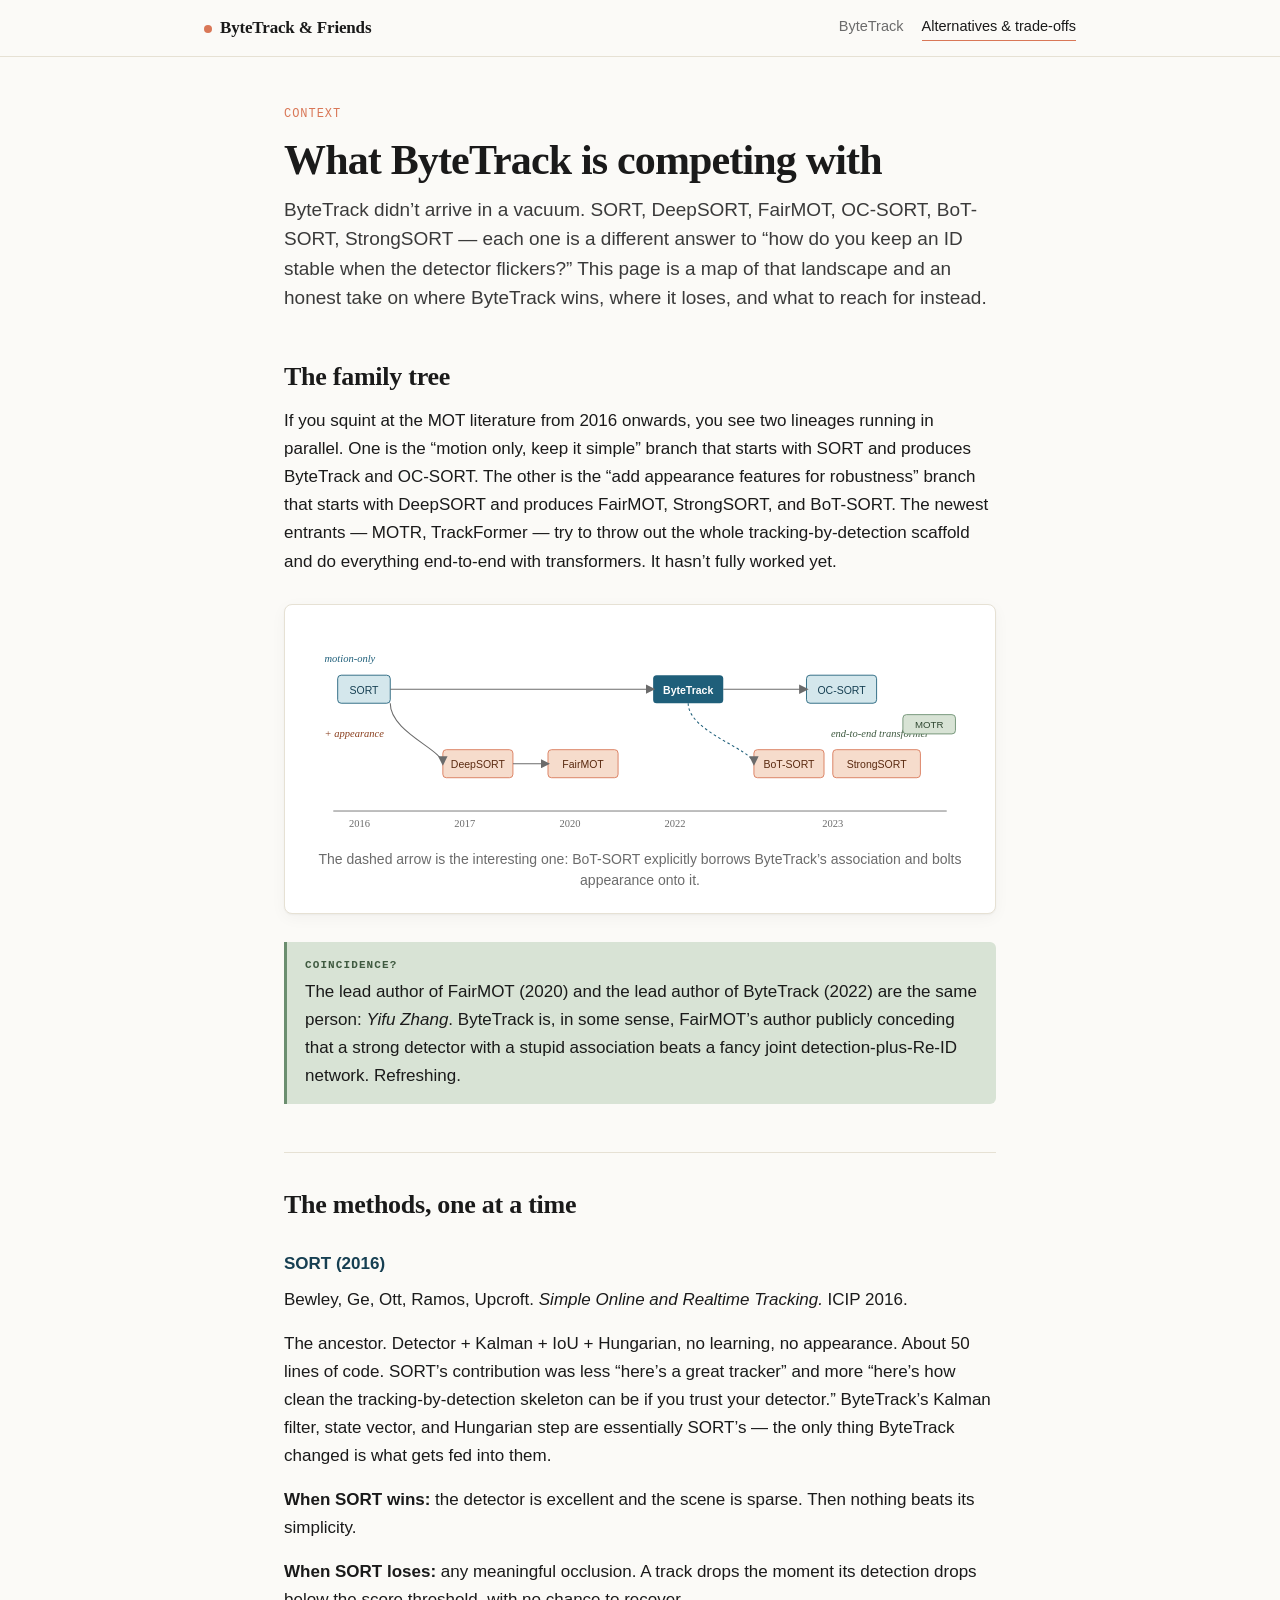
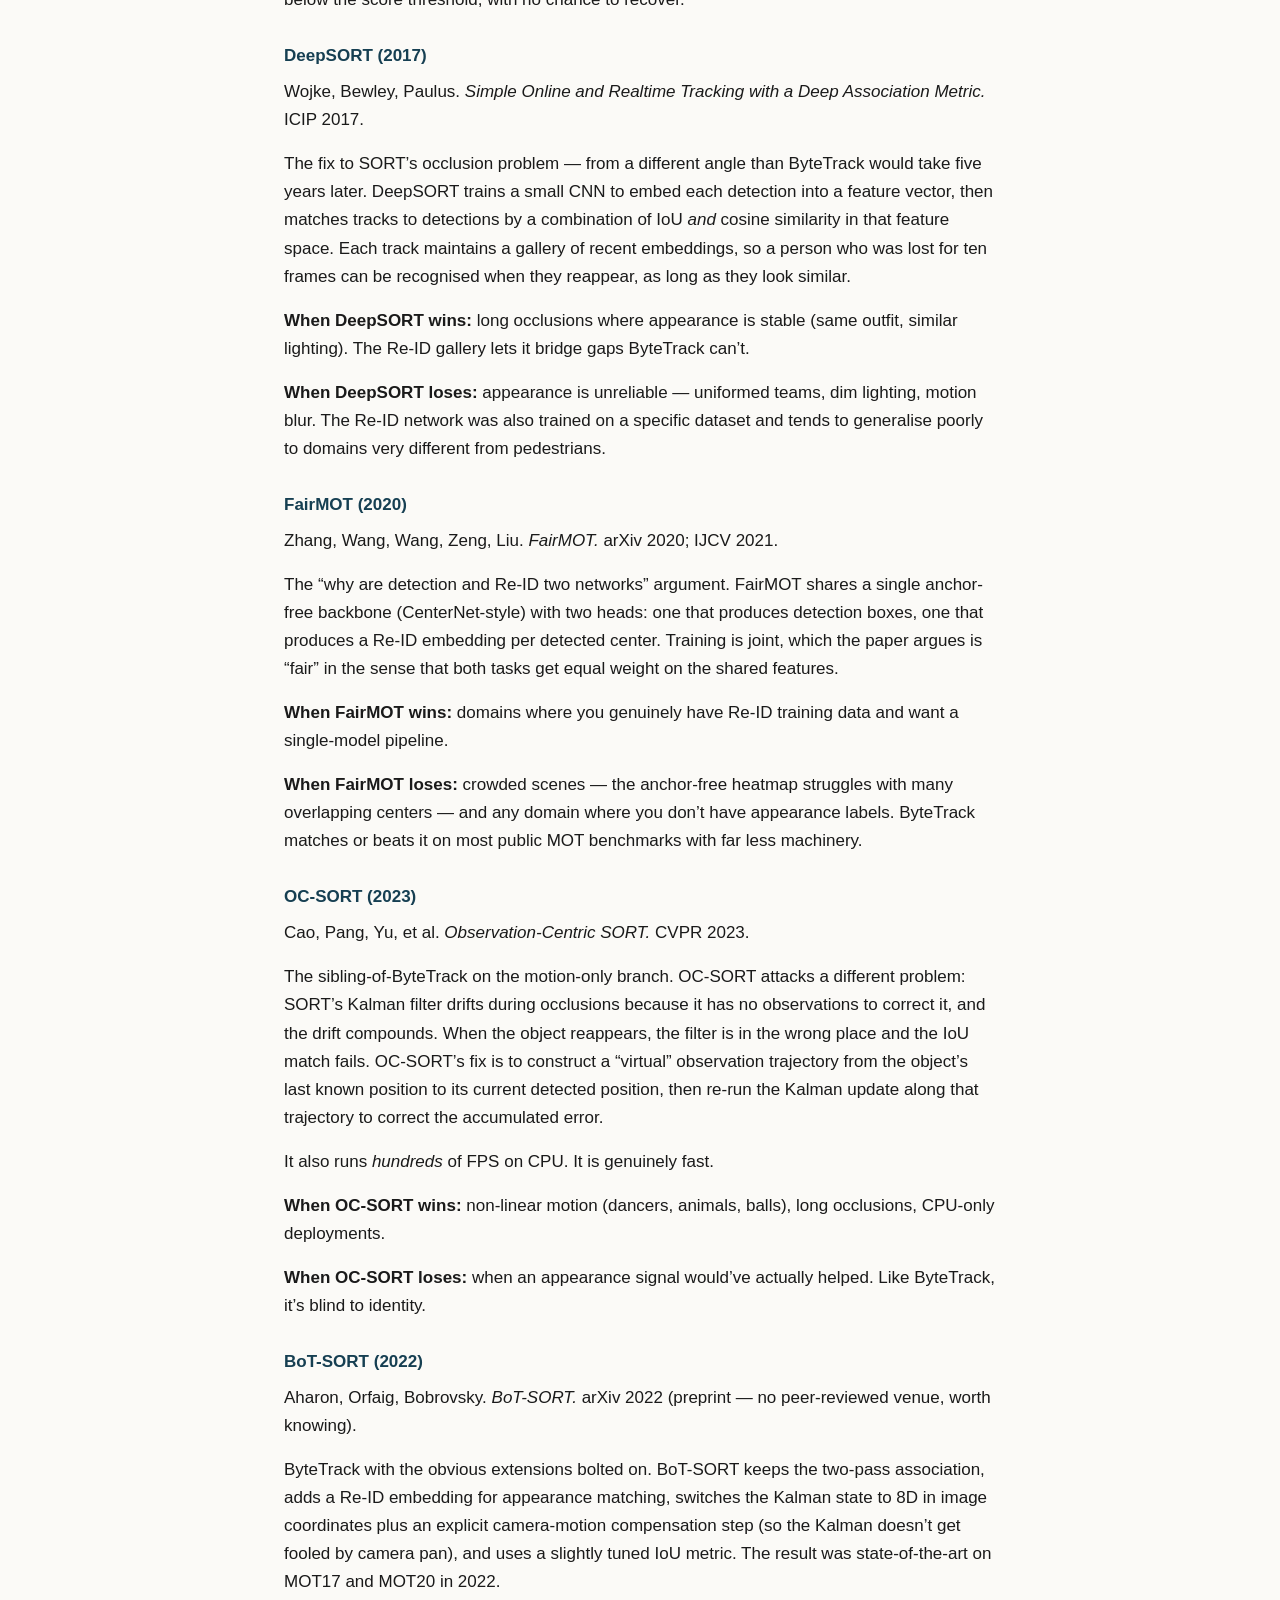
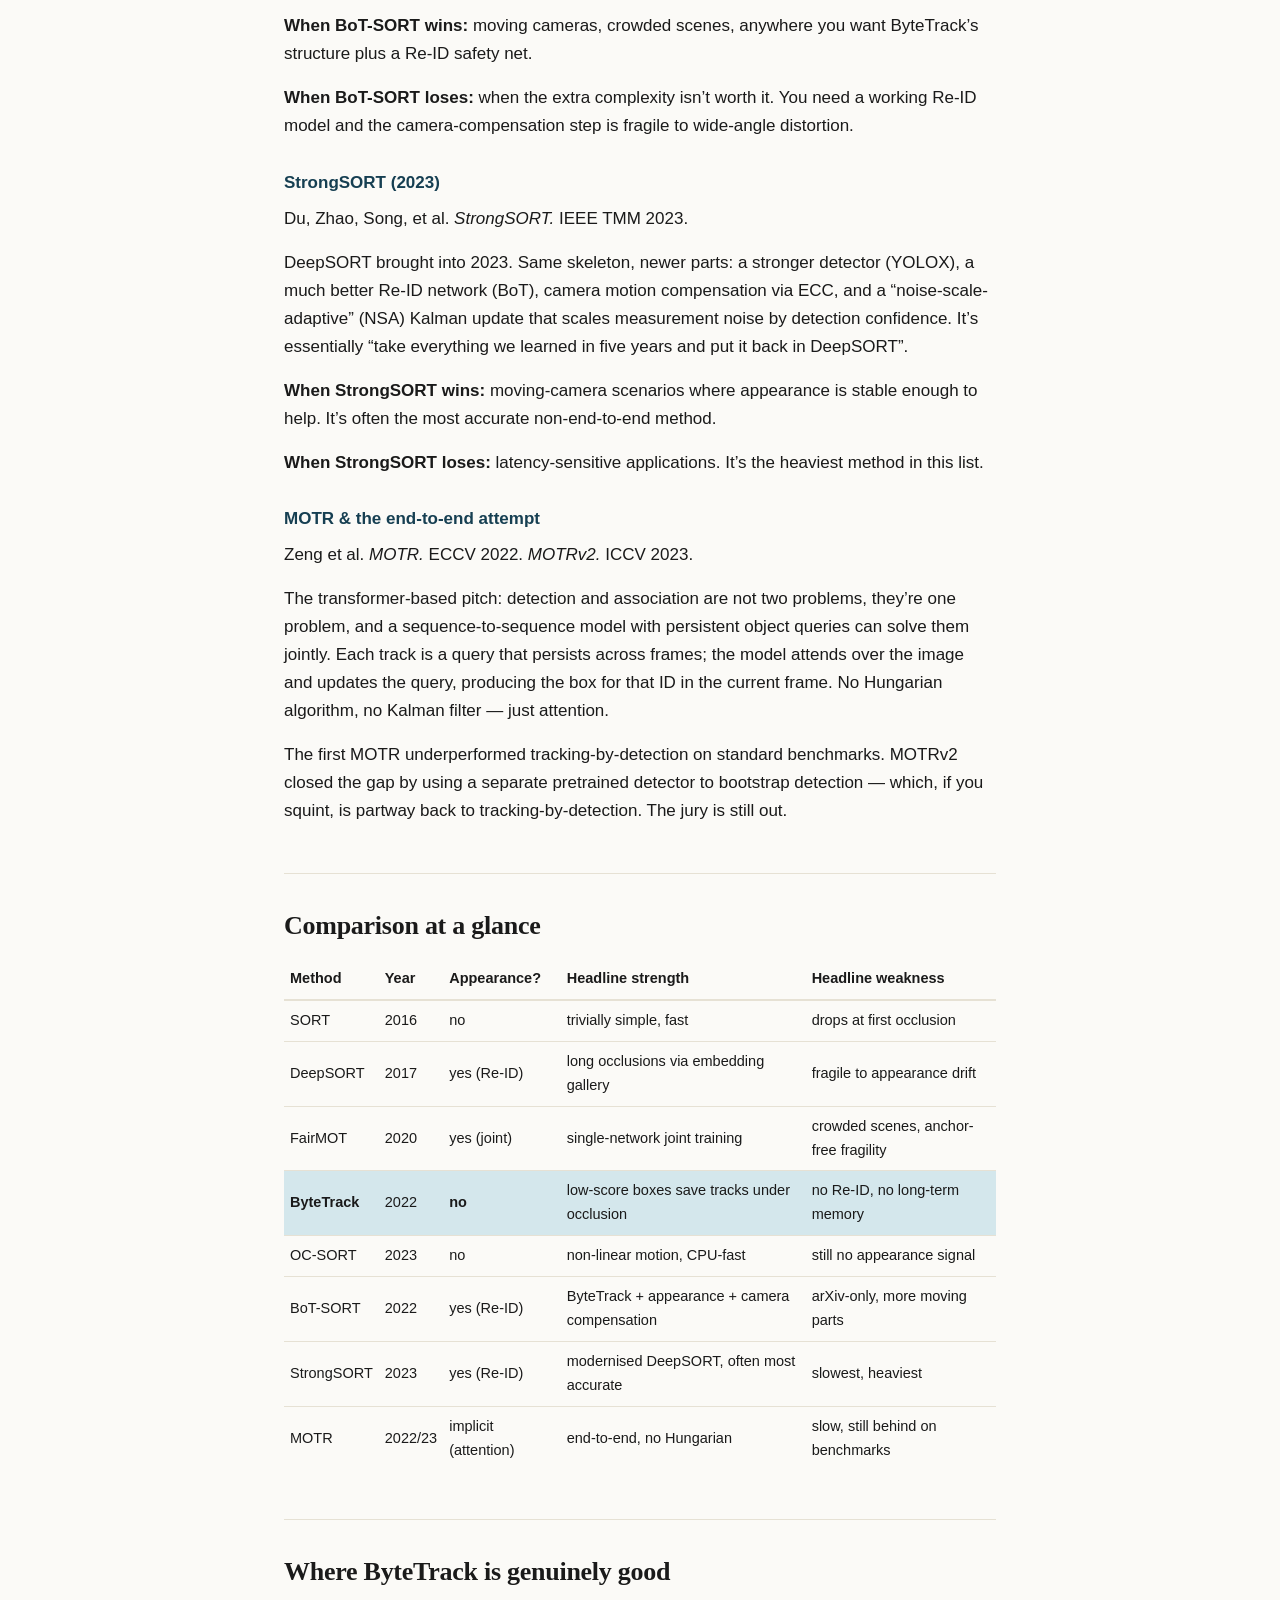
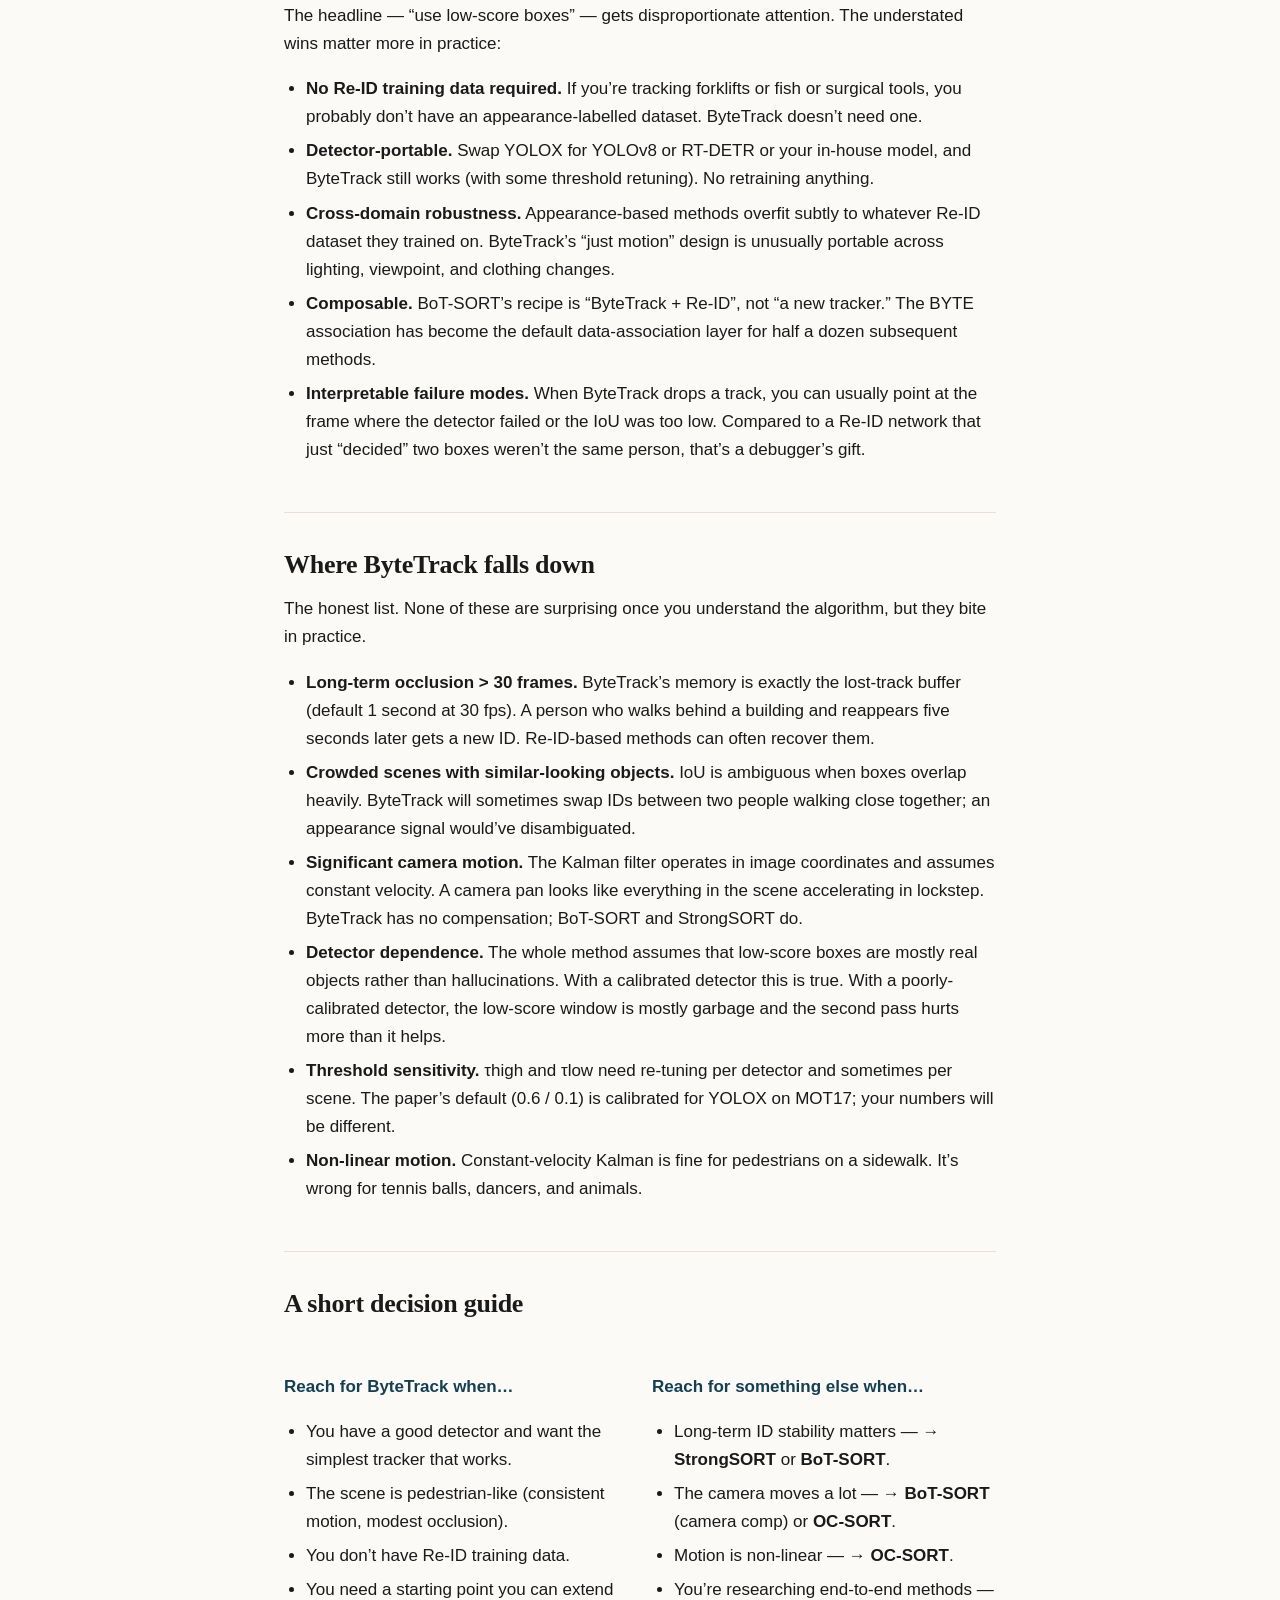
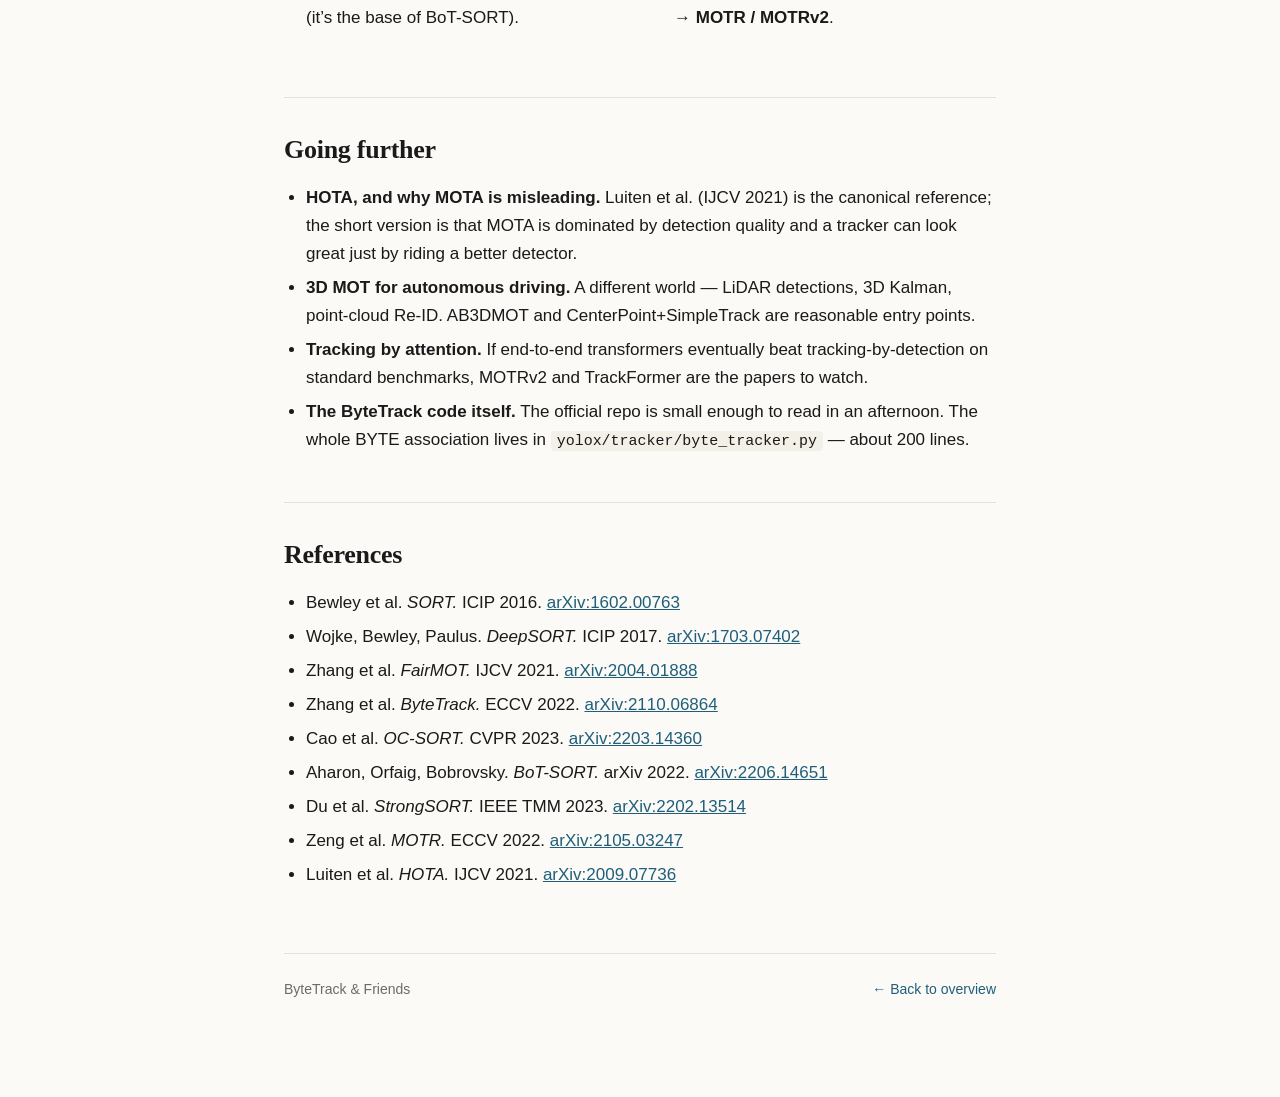
<file: bytetrack-guide/alternatives.html>
<!DOCTYPE html>
<html lang="en">
<head>
<meta charset="utf-8">
<meta name="viewport" content="width=device-width,initial-scale=1">
<title>What ByteTrack is competing with — ByteTrack &amp; Friends</title>
<link rel="stylesheet" href="styles.css">
</head>
<body>

<nav class="topnav">
  <div class="inner">
    <a href="index.html" class="brand"><span class="dot"></span>ByteTrack &amp; Friends</a>
    <div class="links">
      <a href="index.html">ByteTrack</a>
      <a href="alternatives.html" class="active">Alternatives &amp; trade-offs</a>
    </div>
  </div>
</nav>

<main>
  <article>
    <header class="page-head">
      <div class="eyebrow">Context</div>
      <h1>What ByteTrack is competing with</h1>
      <p class="lead">ByteTrack didn&rsquo;t arrive in a vacuum. SORT, DeepSORT, FairMOT, OC-SORT, BoT-SORT, StrongSORT &mdash; each one is a different answer to &ldquo;how do you keep an ID stable when the detector flickers?&rdquo; This page is a map of that landscape and an honest take on where ByteTrack wins, where it loses, and what to reach for instead.</p>
    </header>

    <h2>The family tree</h2>
    <p>If you squint at the MOT literature from 2016 onwards, you see two lineages running in parallel. One is the &ldquo;motion only, keep it simple&rdquo; branch that starts with SORT and produces ByteTrack and OC-SORT. The other is the &ldquo;add appearance features for robustness&rdquo; branch that starts with DeepSORT and produces FairMOT, StrongSORT, and BoT-SORT. The newest entrants &mdash; MOTR, TrackFormer &mdash; try to throw out the whole tracking-by-detection scaffold and do everything end-to-end with transformers. It hasn&rsquo;t fully worked yet.</p>

    <figure>
      <svg viewBox="0 0 760 240" xmlns="http://www.w3.org/2000/svg" role="img" aria-label="Family tree of MOT methods from 2016 to 2023, split into motion-only and appearance-based branches">
        <defs>
          <marker id="tArr" markerWidth="9" markerHeight="9" refX="7" refY="4.5" orient="auto">
            <path d="M0,0 L9,4.5 L0,9 Z" fill="#6b6b6b"/>
          </marker>
        </defs>
        <!-- Timeline axis -->
        <line x1="30" y1="210" x2="730" y2="210" stroke="#6b6b6b" stroke-width="1"/>
        <text x="60"  y="228" text-anchor="middle" font-family="ui-serif, Georgia" font-size="12" fill="#6b6b6b">2016</text>
        <text x="180" y="228" text-anchor="middle" font-family="ui-serif, Georgia" font-size="12" fill="#6b6b6b">2017</text>
        <text x="300" y="228" text-anchor="middle" font-family="ui-serif, Georgia" font-size="12" fill="#6b6b6b">2020</text>
        <text x="420" y="228" text-anchor="middle" font-family="ui-serif, Georgia" font-size="12" fill="#6b6b6b">2022</text>
        <text x="600" y="228" text-anchor="middle" font-family="ui-serif, Georgia" font-size="12" fill="#6b6b6b">2023</text>

        <!-- Motion-only branch (top) -->
        <text x="20" y="40" font-family="ui-serif, Georgia" font-style="italic" font-size="12" fill="#1f5f7a">motion-only</text>
        <rect x="35" y="55" width="60" height="32" rx="4" fill="#d4e7ec" stroke="#1f5f7a"/>
        <text x="65" y="76" text-anchor="middle" font-family="-apple-system, sans-serif" font-size="12" fill="#163f52">SORT</text>

        <rect x="395" y="55" width="80" height="32" rx="4" fill="#1f5f7a"/>
        <text x="435" y="76" text-anchor="middle" font-family="-apple-system, sans-serif" font-size="12" fill="#fff" font-weight="600">ByteTrack</text>

        <rect x="570" y="55" width="80" height="32" rx="4" fill="#d4e7ec" stroke="#1f5f7a"/>
        <text x="610" y="76" text-anchor="middle" font-family="-apple-system, sans-serif" font-size="12" fill="#163f52">OC-SORT</text>

        <path d="M95,71 L395,71" fill="none" stroke="#6b6b6b" stroke-width="1.2" marker-end="url(#tArr)"/>
        <path d="M475,71 L570,71" fill="none" stroke="#6b6b6b" stroke-width="1.2" marker-end="url(#tArr)"/>

        <!-- Appearance branch (bottom) -->
        <text x="20" y="125" font-family="ui-serif, Georgia" font-style="italic" font-size="12" fill="#8a3f1e">+ appearance</text>
        <rect x="155" y="140" width="80" height="32" rx="4" fill="#f6dccc" stroke="#d97757"/>
        <text x="195" y="161" text-anchor="middle" font-family="-apple-system, sans-serif" font-size="12" fill="#5a2a10">DeepSORT</text>

        <rect x="275" y="140" width="80" height="32" rx="4" fill="#f6dccc" stroke="#d97757"/>
        <text x="315" y="161" text-anchor="middle" font-family="-apple-system, sans-serif" font-size="12" fill="#5a2a10">FairMOT</text>

        <rect x="510" y="140" width="80" height="32" rx="4" fill="#f6dccc" stroke="#d97757"/>
        <text x="550" y="161" text-anchor="middle" font-family="-apple-system, sans-serif" font-size="12" fill="#5a2a10">BoT-SORT</text>

        <rect x="600" y="140" width="100" height="32" rx="4" fill="#f6dccc" stroke="#d97757"/>
        <text x="650" y="161" text-anchor="middle" font-family="-apple-system, sans-serif" font-size="12" fill="#5a2a10">StrongSORT</text>

        <path d="M95,87 C95,120 155,140 155,156" fill="none" stroke="#6b6b6b" stroke-width="1.2" marker-end="url(#tArr)"/>
        <path d="M235,156 L275,156" fill="none" stroke="#6b6b6b" stroke-width="1.2" marker-end="url(#tArr)"/>

        <!-- ByteTrack feeds into BoT-SORT (cross-pollination) -->
        <path d="M435,87 C435,120 510,140 510,156" fill="none" stroke="#1f5f7a" stroke-width="1.2" stroke-dasharray="3 3" marker-end="url(#tArr)"/>

        <!-- End-to-end branch (far right, small) -->
        <text x="710" y="125" text-anchor="end" font-family="ui-serif, Georgia" font-style="italic" font-size="12" fill="#3f5a40">end-to-end transformer</text>
        <rect x="680" y="100" width="60" height="22" rx="4" fill="#d8e3d5" stroke="#6b8e6f"/>
        <text x="710" y="115" text-anchor="middle" font-family="-apple-system, sans-serif" font-size="11" fill="#2e4630">MOTR</text>
      </svg>
      <figcaption>The dashed arrow is the interesting one: BoT-SORT explicitly borrows ByteTrack&rsquo;s association and bolts appearance onto it.</figcaption>
    </figure>

    <div class="callout sage">
      <div class="label">Coincidence?</div>
      <p>The lead author of FairMOT (2020) and the lead author of ByteTrack (2022) are the same person: <em>Yifu Zhang</em>. ByteTrack is, in some sense, FairMOT&rsquo;s author publicly conceding that a strong detector with a stupid association beats a fancy joint detection-plus-Re-ID network. Refreshing.</p>
    </div>

    <h2 id="alternatives">The methods, one at a time</h2>

    <h3 id="sort">SORT (2016)</h3>
    <p>Bewley, Ge, Ott, Ramos, Upcroft. <em>Simple Online and Realtime Tracking.</em> ICIP 2016.</p>
    <p>The ancestor. Detector + Kalman + IoU + Hungarian, no learning, no appearance. About 50 lines of code. SORT&rsquo;s contribution was less &ldquo;here&rsquo;s a great tracker&rdquo; and more &ldquo;here&rsquo;s how clean the tracking-by-detection skeleton can be if you trust your detector.&rdquo; ByteTrack&rsquo;s Kalman filter, state vector, and Hungarian step are essentially SORT&rsquo;s &mdash; the only thing ByteTrack changed is what gets fed into them.</p>
    <p><strong>When SORT wins:</strong> the detector is excellent and the scene is sparse. Then nothing beats its simplicity.</p>
    <p><strong>When SORT loses:</strong> any meaningful occlusion. A track drops the moment its detection drops below the score threshold, with no chance to recover.</p>

    <h3 id="deepsort">DeepSORT (2017)</h3>
    <p>Wojke, Bewley, Paulus. <em>Simple Online and Realtime Tracking with a Deep Association Metric.</em> ICIP 2017.</p>
    <p>The fix to SORT&rsquo;s occlusion problem &mdash; from a different angle than ByteTrack would take five years later. DeepSORT trains a small CNN to embed each detection into a feature vector, then matches tracks to detections by a combination of IoU <em>and</em> cosine similarity in that feature space. Each track maintains a gallery of recent embeddings, so a person who was lost for ten frames can be recognised when they reappear, as long as they look similar.</p>
    <p><strong>When DeepSORT wins:</strong> long occlusions where appearance is stable (same outfit, similar lighting). The Re-ID gallery lets it bridge gaps ByteTrack can&rsquo;t.</p>
    <p><strong>When DeepSORT loses:</strong> appearance is unreliable &mdash; uniformed teams, dim lighting, motion blur. The Re-ID network was also trained on a specific dataset and tends to generalise poorly to domains very different from pedestrians.</p>

    <h3 id="fairmot">FairMOT (2020)</h3>
    <p>Zhang, Wang, Wang, Zeng, Liu. <em>FairMOT.</em> arXiv 2020; IJCV 2021.</p>
    <p>The &ldquo;why are detection and Re-ID two networks&rdquo; argument. FairMOT shares a single anchor-free backbone (CenterNet-style) with two heads: one that produces detection boxes, one that produces a Re-ID embedding per detected center. Training is joint, which the paper argues is &ldquo;fair&rdquo; in the sense that both tasks get equal weight on the shared features.</p>
    <p><strong>When FairMOT wins:</strong> domains where you genuinely have Re-ID training data and want a single-model pipeline.</p>
    <p><strong>When FairMOT loses:</strong> crowded scenes &mdash; the anchor-free heatmap struggles with many overlapping centers &mdash; and any domain where you don&rsquo;t have appearance labels. ByteTrack matches or beats it on most public MOT benchmarks with far less machinery.</p>

    <h3 id="ocsort">OC-SORT (2023)</h3>
    <p>Cao, Pang, Yu, et al. <em>Observation-Centric SORT.</em> CVPR 2023.</p>
    <p>The sibling-of-ByteTrack on the motion-only branch. OC-SORT attacks a different problem: SORT&rsquo;s Kalman filter drifts during occlusions because it has no observations to correct it, and the drift compounds. When the object reappears, the filter is in the wrong place and the IoU match fails. OC-SORT&rsquo;s fix is to construct a &ldquo;virtual&rdquo; observation trajectory from the object&rsquo;s last known position to its current detected position, then re-run the Kalman update along that trajectory to correct the accumulated error.</p>
    <p>It also runs <em>hundreds</em> of FPS on CPU. It is genuinely fast.</p>
    <p><strong>When OC-SORT wins:</strong> non-linear motion (dancers, animals, balls), long occlusions, CPU-only deployments.</p>
    <p><strong>When OC-SORT loses:</strong> when an appearance signal would&rsquo;ve actually helped. Like ByteTrack, it&rsquo;s blind to identity.</p>

    <h3 id="botsort">BoT-SORT (2022)</h3>
    <p>Aharon, Orfaig, Bobrovsky. <em>BoT-SORT.</em> arXiv 2022 (preprint &mdash; no peer-reviewed venue, worth knowing).</p>
    <p>ByteTrack with the obvious extensions bolted on. BoT-SORT keeps the two-pass association, adds a Re-ID embedding for appearance matching, switches the Kalman state to 8D in image coordinates plus an explicit camera-motion compensation step (so the Kalman doesn&rsquo;t get fooled by camera pan), and uses a slightly tuned IoU metric. The result was state-of-the-art on MOT17 and MOT20 in 2022.</p>
    <p><strong>When BoT-SORT wins:</strong> moving cameras, crowded scenes, anywhere you want ByteTrack&rsquo;s structure plus a Re-ID safety net.</p>
    <p><strong>When BoT-SORT loses:</strong> when the extra complexity isn&rsquo;t worth it. You need a working Re-ID model and the camera-compensation step is fragile to wide-angle distortion.</p>

    <h3 id="strongsort">StrongSORT (2023)</h3>
    <p>Du, Zhao, Song, et al. <em>StrongSORT.</em> IEEE TMM 2023.</p>
    <p>DeepSORT brought into 2023. Same skeleton, newer parts: a stronger detector (YOLOX), a much better Re-ID network (BoT), camera motion compensation via ECC, and a &ldquo;noise-scale-adaptive&rdquo; (NSA) Kalman update that scales measurement noise by detection confidence. It&rsquo;s essentially &ldquo;take everything we learned in five years and put it back in DeepSORT&rdquo;.</p>
    <p><strong>When StrongSORT wins:</strong> moving-camera scenarios where appearance is stable enough to help. It&rsquo;s often the most accurate non-end-to-end method.</p>
    <p><strong>When StrongSORT loses:</strong> latency-sensitive applications. It&rsquo;s the heaviest method in this list.</p>

    <h3 id="motr">MOTR &amp; the end-to-end attempt</h3>
    <p>Zeng et al. <em>MOTR.</em> ECCV 2022. <em>MOTRv2.</em> ICCV 2023.</p>
    <p>The transformer-based pitch: detection and association are not two problems, they&rsquo;re one problem, and a sequence-to-sequence model with persistent object queries can solve them jointly. Each track is a query that persists across frames; the model attends over the image and updates the query, producing the box for that ID in the current frame. No Hungarian algorithm, no Kalman filter &mdash; just attention.</p>
    <p>The first MOTR underperformed tracking-by-detection on standard benchmarks. MOTRv2 closed the gap by using a separate pretrained detector to bootstrap detection &mdash; which, if you squint, is partway back to tracking-by-detection. The jury is still out.</p>

    <h2 id="compare">Comparison at a glance</h2>
    <table style="width:100%; border-collapse: collapse; margin: 16px 0; font-size: 14.5px;">
      <thead>
        <tr style="border-bottom: 2px solid var(--rule); text-align: left;">
          <th style="padding: 8px 6px;">Method</th>
          <th style="padding: 8px 6px;">Year</th>
          <th style="padding: 8px 6px;">Appearance?</th>
          <th style="padding: 8px 6px;">Headline strength</th>
          <th style="padding: 8px 6px;">Headline weakness</th>
        </tr>
      </thead>
      <tbody>
        <tr style="border-bottom: 1px solid var(--rule);">
          <td style="padding: 8px 6px;">SORT</td>
          <td style="padding: 8px 6px;">2016</td>
          <td style="padding: 8px 6px;">no</td>
          <td style="padding: 8px 6px;">trivially simple, fast</td>
          <td style="padding: 8px 6px;">drops at first occlusion</td>
        </tr>
        <tr style="border-bottom: 1px solid var(--rule);">
          <td style="padding: 8px 6px;">DeepSORT</td>
          <td style="padding: 8px 6px;">2017</td>
          <td style="padding: 8px 6px;">yes (Re-ID)</td>
          <td style="padding: 8px 6px;">long occlusions via embedding gallery</td>
          <td style="padding: 8px 6px;">fragile to appearance drift</td>
        </tr>
        <tr style="border-bottom: 1px solid var(--rule);">
          <td style="padding: 8px 6px;">FairMOT</td>
          <td style="padding: 8px 6px;">2020</td>
          <td style="padding: 8px 6px;">yes (joint)</td>
          <td style="padding: 8px 6px;">single-network joint training</td>
          <td style="padding: 8px 6px;">crowded scenes, anchor-free fragility</td>
        </tr>
        <tr style="border-bottom: 1px solid var(--rule); background: var(--accent-soft);">
          <td style="padding: 8px 6px;"><strong>ByteTrack</strong></td>
          <td style="padding: 8px 6px;">2022</td>
          <td style="padding: 8px 6px;"><strong>no</strong></td>
          <td style="padding: 8px 6px;">low-score boxes save tracks under occlusion</td>
          <td style="padding: 8px 6px;">no Re-ID, no long-term memory</td>
        </tr>
        <tr style="border-bottom: 1px solid var(--rule);">
          <td style="padding: 8px 6px;">OC-SORT</td>
          <td style="padding: 8px 6px;">2023</td>
          <td style="padding: 8px 6px;">no</td>
          <td style="padding: 8px 6px;">non-linear motion, CPU-fast</td>
          <td style="padding: 8px 6px;">still no appearance signal</td>
        </tr>
        <tr style="border-bottom: 1px solid var(--rule);">
          <td style="padding: 8px 6px;">BoT-SORT</td>
          <td style="padding: 8px 6px;">2022</td>
          <td style="padding: 8px 6px;">yes (Re-ID)</td>
          <td style="padding: 8px 6px;">ByteTrack + appearance + camera compensation</td>
          <td style="padding: 8px 6px;">arXiv-only, more moving parts</td>
        </tr>
        <tr style="border-bottom: 1px solid var(--rule);">
          <td style="padding: 8px 6px;">StrongSORT</td>
          <td style="padding: 8px 6px;">2023</td>
          <td style="padding: 8px 6px;">yes (Re-ID)</td>
          <td style="padding: 8px 6px;">modernised DeepSORT, often most accurate</td>
          <td style="padding: 8px 6px;">slowest, heaviest</td>
        </tr>
        <tr>
          <td style="padding: 8px 6px;">MOTR</td>
          <td style="padding: 8px 6px;">2022/23</td>
          <td style="padding: 8px 6px;">implicit (attention)</td>
          <td style="padding: 8px 6px;">end-to-end, no Hungarian</td>
          <td style="padding: 8px 6px;">slow, still behind on benchmarks</td>
        </tr>
      </tbody>
    </table>

    <h2 id="pros">Where ByteTrack is genuinely good</h2>
    <p>The headline &mdash; &ldquo;use low-score boxes&rdquo; &mdash; gets disproportionate attention. The understated wins matter more in practice:</p>
    <ul>
      <li><strong>No Re-ID training data required.</strong> If you&rsquo;re tracking forklifts or fish or surgical tools, you probably don&rsquo;t have an appearance-labelled dataset. ByteTrack doesn&rsquo;t need one.</li>
      <li><strong>Detector-portable.</strong> Swap YOLOX for YOLOv8 or RT-DETR or your in-house model, and ByteTrack still works (with some threshold retuning). No retraining anything.</li>
      <li><strong>Cross-domain robustness.</strong> Appearance-based methods overfit subtly to whatever Re-ID dataset they trained on. ByteTrack&rsquo;s &ldquo;just motion&rdquo; design is unusually portable across lighting, viewpoint, and clothing changes.</li>
      <li><strong>Composable.</strong> BoT-SORT&rsquo;s recipe is &ldquo;ByteTrack + Re-ID&rdquo;, not &ldquo;a new tracker.&rdquo; The BYTE association has become the default data-association layer for half a dozen subsequent methods.</li>
      <li><strong>Interpretable failure modes.</strong> When ByteTrack drops a track, you can usually point at the frame where the detector failed or the IoU was too low. Compared to a Re-ID network that just &ldquo;decided&rdquo; two boxes weren&rsquo;t the same person, that&rsquo;s a debugger&rsquo;s gift.</li>
    </ul>

    <h2 id="cons">Where ByteTrack falls down</h2>
    <p>The honest list. None of these are surprising once you understand the algorithm, but they bite in practice.</p>
    <ul>
      <li><strong>Long-term occlusion &gt; 30 frames.</strong> ByteTrack&rsquo;s memory is exactly the lost-track buffer (default 1 second at 30 fps). A person who walks behind a building and reappears five seconds later gets a new ID. Re-ID-based methods can often recover them.</li>
      <li><strong>Crowded scenes with similar-looking objects.</strong> IoU is ambiguous when boxes overlap heavily. ByteTrack will sometimes swap IDs between two people walking close together; an appearance signal would&rsquo;ve disambiguated.</li>
      <li><strong>Significant camera motion.</strong> The Kalman filter operates in image coordinates and assumes constant velocity. A camera pan looks like everything in the scene accelerating in lockstep. ByteTrack has no compensation; BoT-SORT and StrongSORT do.</li>
      <li><strong>Detector dependence.</strong> The whole method assumes that low-score boxes are mostly real objects rather than hallucinations. With a calibrated detector this is true. With a poorly-calibrated detector, the low-score window is mostly garbage and the second pass hurts more than it helps.</li>
      <li><strong>Threshold sensitivity.</strong> &tau;<span class="small">high</span> and &tau;<span class="small">low</span> need re-tuning per detector and sometimes per scene. The paper&rsquo;s default (0.6 / 0.1) is calibrated for YOLOX on MOT17; your numbers will be different.</li>
      <li><strong>Non-linear motion.</strong> Constant-velocity Kalman is fine for pedestrians on a sidewalk. It&rsquo;s wrong for tennis balls, dancers, and animals.</li>
    </ul>

    <h2 id="picking">A short decision guide</h2>
    <div class="two-col">
      <div>
        <h3>Reach for ByteTrack when&hellip;</h3>
        <ul>
          <li>You have a good detector and want the simplest tracker that works.</li>
          <li>The scene is pedestrian-like (consistent motion, modest occlusion).</li>
          <li>You don&rsquo;t have Re-ID training data.</li>
          <li>You need a starting point you can extend (it&rsquo;s the base of BoT-SORT).</li>
        </ul>
      </div>
      <div>
        <h3>Reach for something else when&hellip;</h3>
        <ul>
          <li>Long-term ID stability matters &mdash; &rarr; <strong>StrongSORT</strong> or <strong>BoT-SORT</strong>.</li>
          <li>The camera moves a lot &mdash; &rarr; <strong>BoT-SORT</strong> (camera comp) or <strong>OC-SORT</strong>.</li>
          <li>Motion is non-linear &mdash; &rarr; <strong>OC-SORT</strong>.</li>
          <li>You&rsquo;re researching end-to-end methods &mdash; &rarr; <strong>MOTR / MOTRv2</strong>.</li>
        </ul>
      </div>
    </div>

    <h2>Going further</h2>
    <ul>
      <li><strong>HOTA, and why MOTA is misleading.</strong> Luiten et al. (IJCV 2021) is the canonical reference; the short version is that MOTA is dominated by detection quality and a tracker can look great just by riding a better detector.</li>
      <li><strong>3D MOT for autonomous driving.</strong> A different world &mdash; LiDAR detections, 3D Kalman, point-cloud Re-ID. AB3DMOT and CenterPoint+SimpleTrack are reasonable entry points.</li>
      <li><strong>Tracking by attention.</strong> If end-to-end transformers eventually beat tracking-by-detection on standard benchmarks, MOTRv2 and TrackFormer are the papers to watch.</li>
      <li><strong>The ByteTrack code itself.</strong> The official repo is small enough to read in an afternoon. The whole BYTE association lives in <code>yolox/tracker/byte_tracker.py</code> &mdash; about 200 lines.</li>
    </ul>

    <h2>References</h2>
    <ul>
      <li>Bewley et al. <em>SORT.</em> ICIP 2016. <a href="https://arxiv.org/abs/1602.00763">arXiv:1602.00763</a></li>
      <li>Wojke, Bewley, Paulus. <em>DeepSORT.</em> ICIP 2017. <a href="https://arxiv.org/abs/1703.07402">arXiv:1703.07402</a></li>
      <li>Zhang et al. <em>FairMOT.</em> IJCV 2021. <a href="https://arxiv.org/abs/2004.01888">arXiv:2004.01888</a></li>
      <li>Zhang et al. <em>ByteTrack.</em> ECCV 2022. <a href="https://arxiv.org/abs/2110.06864">arXiv:2110.06864</a></li>
      <li>Cao et al. <em>OC-SORT.</em> CVPR 2023. <a href="https://arxiv.org/abs/2203.14360">arXiv:2203.14360</a></li>
      <li>Aharon, Orfaig, Bobrovsky. <em>BoT-SORT.</em> arXiv 2022. <a href="https://arxiv.org/abs/2206.14651">arXiv:2206.14651</a></li>
      <li>Du et al. <em>StrongSORT.</em> IEEE TMM 2023. <a href="https://arxiv.org/abs/2202.13514">arXiv:2202.13514</a></li>
      <li>Zeng et al. <em>MOTR.</em> ECCV 2022. <a href="https://arxiv.org/abs/2105.03247">arXiv:2105.03247</a></li>
      <li>Luiten et al. <em>HOTA.</em> IJCV 2021. <a href="https://arxiv.org/abs/2009.07736">arXiv:2009.07736</a></li>
    </ul>

    <footer class="page-foot">
      <span>ByteTrack &amp; Friends</span>
      <span><a href="index.html">&larr; Back to overview</a></span>
    </footer>
  </article>
</main>

</body>
</html>
</file>
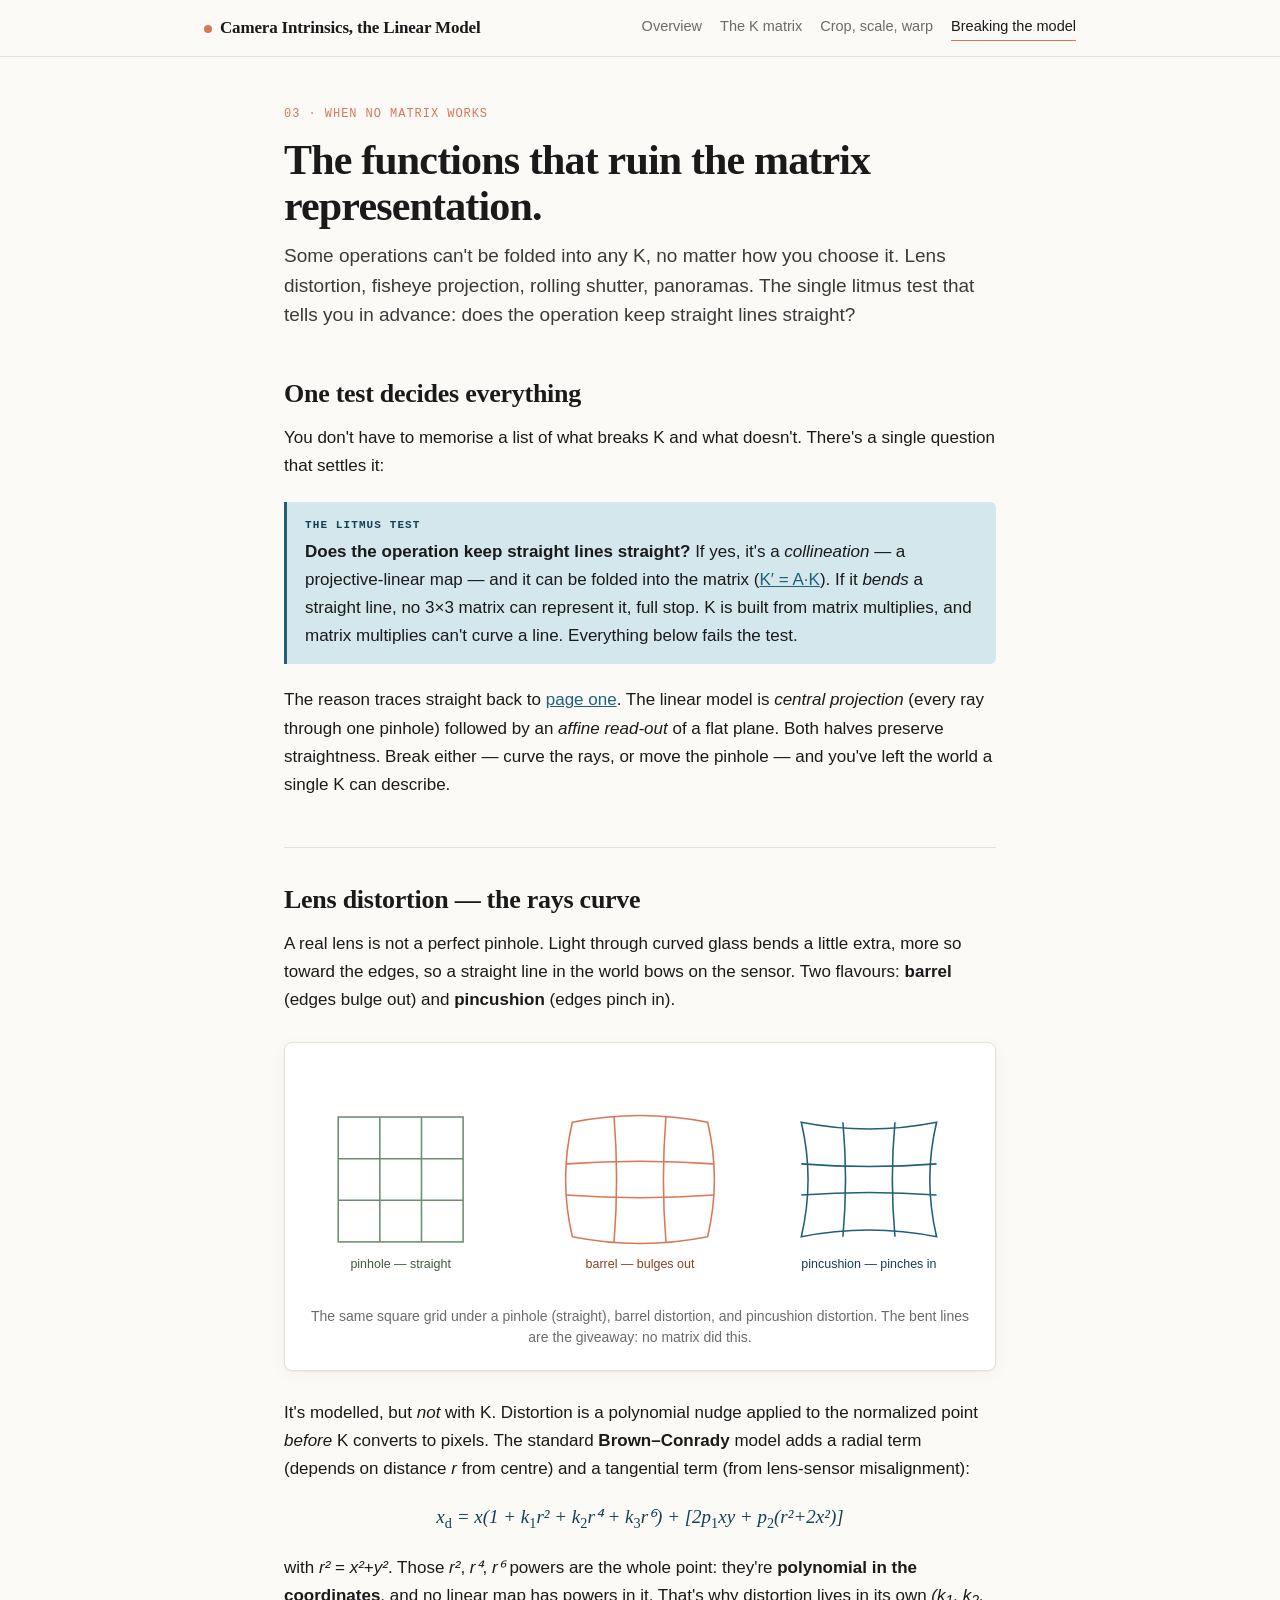
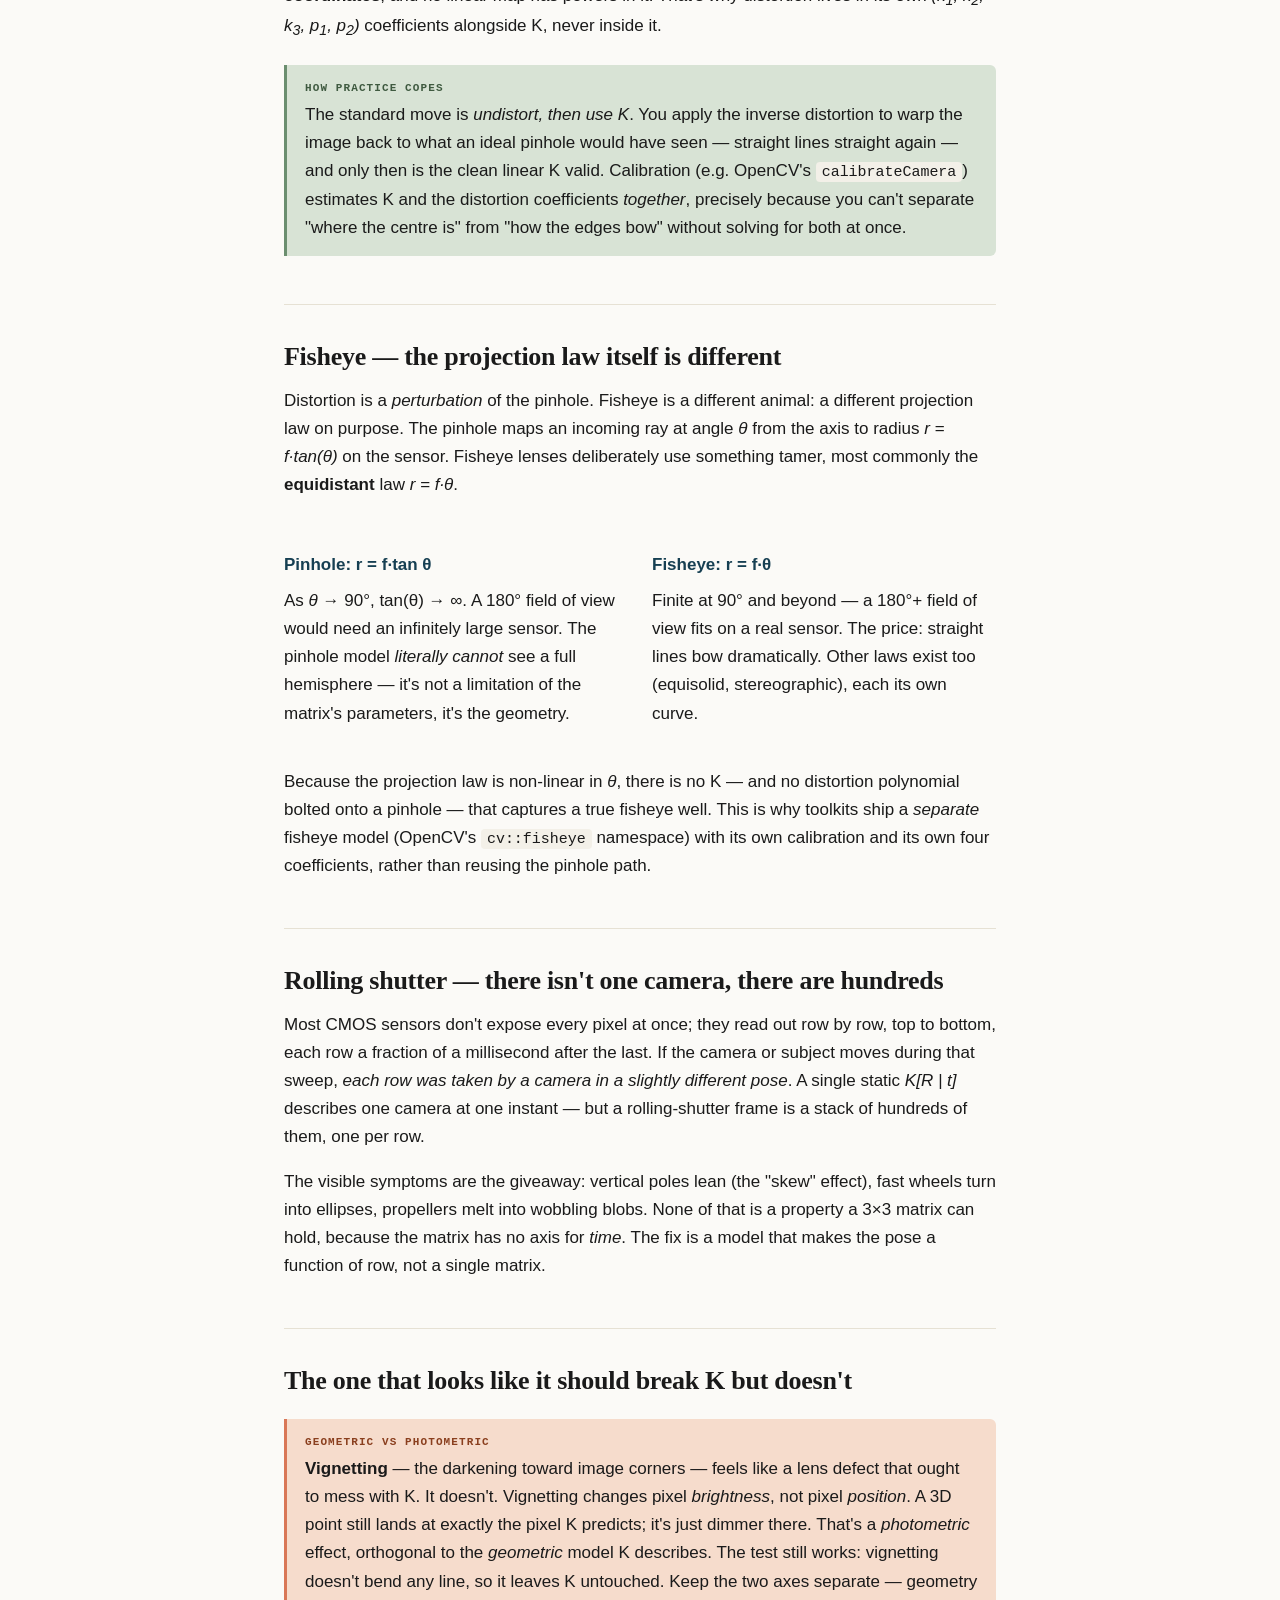
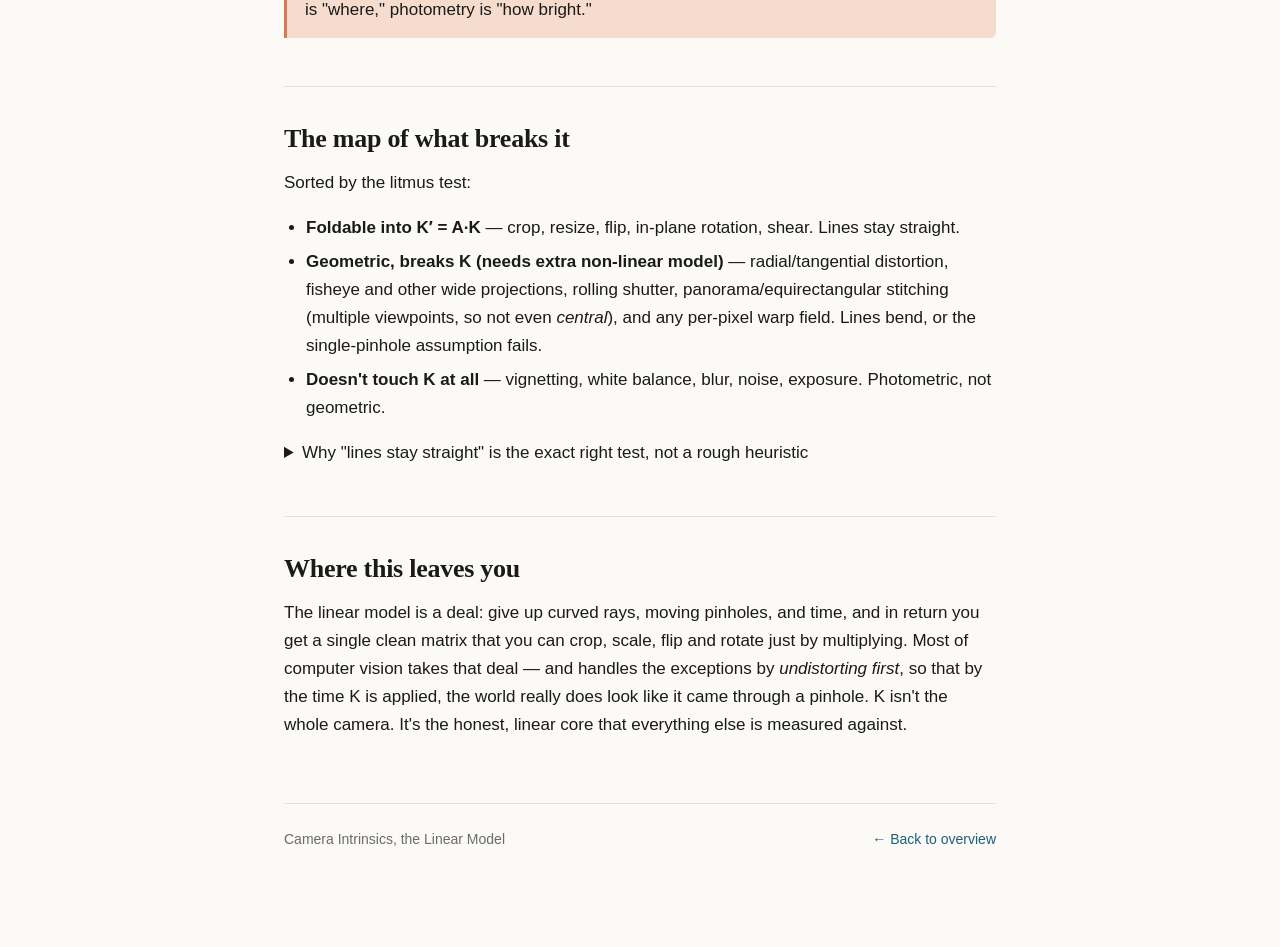
<file: camera-intrinsics-guide/breaking.html>
<!DOCTYPE html>
<html lang="en">
<head>
<meta charset="utf-8">
<meta name="viewport" content="width=device-width,initial-scale=1">
<title>The functions that ruin the matrix representation. — Camera Intrinsics, the Linear Model</title>
<link rel="stylesheet" href="styles.css">
</head>
<body>

<nav class="topnav">
  <div class="inner">
    <a href="index.html" class="brand"><span class="dot"></span>Camera Intrinsics, the Linear Model</a>
    <div class="links">
      <a href="index.html">Overview</a>
      <a href="matrix.html">The K matrix</a>
      <a href="transformations.html">Crop, scale, warp</a>
      <a href="breaking.html" class="active">Breaking the model</a>
    </div>
  </div>
</nav>

<main>
  <article>
    <header class="page-head">
      <div class="eyebrow">03 · when no matrix works</div>
      <h1>The functions that ruin the matrix representation.</h1>
      <p class="lead">Some operations can't be folded into any K, no matter how you choose it. Lens distortion, fisheye projection, rolling shutter, panoramas. The single litmus test that tells you in advance: does the operation keep straight lines straight?</p>
    </header>

    <!-- BODY -->

    <h2>One test decides everything</h2>
    <p>You don't have to memorise a list of what breaks K and what doesn't. There's a single question that settles it:</p>

    <div class="callout">
      <div class="label">The litmus test</div>
      <p><strong>Does the operation keep straight lines straight?</strong> If yes, it's a <em>collineation</em> — a projective-linear map — and it can be folded into the matrix (<a href="transformations.html">K&prime; = A·K</a>). If it <em>bends</em> a straight line, no 3×3 matrix can represent it, full stop. K is built from matrix multiplies, and matrix multiplies can't curve a line. Everything below fails the test.</p>
    </div>

    <p>The reason traces straight back to <a href="index.html">page one</a>. The linear model is <em>central projection</em> (every ray through one pinhole) followed by an <em>affine read-out</em> of a flat plane. Both halves preserve straightness. Break either — curve the rays, or move the pinhole — and you've left the world a single K can describe.</p>

    <h2>Lens distortion — the rays curve</h2>
    <p>A real lens is not a perfect pinhole. Light through curved glass bends a little extra, more so toward the edges, so a straight line in the world bows on the sensor. Two flavours: <strong>barrel</strong> (edges bulge out) and <strong>pincushion</strong> (edges pinch in).</p>

    <figure>
      <svg viewBox="0 0 640 220" xmlns="http://www.w3.org/2000/svg" role="img" aria-label="A straight grid, a barrel-distorted grid, and a pincushion grid">
        <g fill="none" stroke-width="1.5">
          <!-- pinhole: straight grid -->
          <g stroke="#6b8e6f">
            <rect x="30" y="50" width="120" height="120"/>
            <line x1="70" y1="50" x2="70" y2="170"/><line x1="110" y1="50" x2="110" y2="170"/>
            <line x1="30" y1="90" x2="150" y2="90"/><line x1="30" y1="130" x2="150" y2="130"/>
          </g>
          <text x="90" y="195" text-anchor="middle" font-family="-apple-system,sans-serif" font-size="12" fill="#3f5a40">pinhole — straight</text>

          <!-- barrel -->
          <g stroke="#d97757">
            <path d="M255,55 Q320,42 385,55 Q398,110 385,165 Q320,178 255,165 Q242,110 255,55 Z"/>
            <path d="M295,49 Q300,110 295,171"/><path d="M345,49 Q340,110 345,171"/>
            <path d="M249,95 Q320,90 391,95"/><path d="M249,125 Q320,130 391,125"/>
          </g>
          <text x="320" y="195" text-anchor="middle" font-family="-apple-system,sans-serif" font-size="12" fill="#8a3f1e">barrel — bulges out</text>

          <!-- pincushion -->
          <g stroke="#1f5f7a">
            <path d="M475,55 Q540,68 605,55 Q592,110 605,165 Q540,152 475,165 Q488,110 475,55 Z"/>
            <path d="M515,55 Q520,110 515,165"/><path d="M565,55 Q560,110 565,165"/>
            <path d="M475,95 Q540,100 605,95"/><path d="M475,125 Q540,120 605,125"/>
          </g>
          <text x="540" y="195" text-anchor="middle" font-family="-apple-system,sans-serif" font-size="12" fill="#163f52">pincushion — pinches in</text>
        </g>
      </svg>
      <figcaption>The same square grid under a pinhole (straight), barrel distortion, and pincushion distortion. The bent lines are the giveaway: no matrix did this.</figcaption>
    </figure>

    <p>It's modelled, but <em>not</em> with K. Distortion is a polynomial nudge applied to the normalized point <em>before</em> K converts to pixels. The standard <strong>Brown–Conrady</strong> model adds a radial term (depends on distance <em>r</em> from centre) and a tangential term (from lens-sensor misalignment):</p>

    <p class="eq">x<span class="small">d</span> = x(1 + k<span class="small">1</span>r² + k<span class="small">2</span>r⁴ + k<span class="small">3</span>r⁶) + [2p<span class="small">1</span>xy + p<span class="small">2</span>(r²+2x²)]</p>

    <p>with <em>r²</em> = <em>x²</em>+<em>y²</em>. Those <em>r²</em>, <em>r⁴</em>, <em>r⁶</em> powers are the whole point: they're <strong>polynomial in the coordinates</strong>, and no linear map has powers in it. That's why distortion lives in its own <em>(k<sub>1</sub>, k<sub>2</sub>, k<sub>3</sub>, p<sub>1</sub>, p<sub>2</sub>)</em> coefficients alongside K, never inside it.</p>

    <div class="callout sage">
      <div class="label">How practice copes</div>
      <p>The standard move is <em>undistort, then use K</em>. You apply the inverse distortion to warp the image back to what an ideal pinhole would have seen — straight lines straight again — and only then is the clean linear K valid. Calibration (e.g. OpenCV's <code>calibrateCamera</code>) estimates K and the distortion coefficients <em>together</em>, precisely because you can't separate "where the centre is" from "how the edges bow" without solving for both at once.</p>
    </div>

    <h2>Fisheye — the projection law itself is different</h2>
    <p>Distortion is a <em>perturbation</em> of the pinhole. Fisheye is a different animal: a different projection law on purpose. The pinhole maps an incoming ray at angle <em>θ</em> from the axis to radius <em>r = f·tan(θ)</em> on the sensor. Fisheye lenses deliberately use something tamer, most commonly the <strong>equidistant</strong> law <em>r = f·θ</em>.</p>

    <div class="two-col">
      <div>
        <h3>Pinhole: r = f·tan θ</h3>
        <p>As <em>θ</em> → 90°, tan(θ) → ∞. A 180° field of view would need an infinitely large sensor. The pinhole model <em>literally cannot</em> see a full hemisphere — it's not a limitation of the matrix's parameters, it's the geometry.</p>
      </div>
      <div>
        <h3>Fisheye: r = f·θ</h3>
        <p>Finite at 90° and beyond — a 180°+ field of view fits on a real sensor. The price: straight lines bow dramatically. Other laws exist too (equisolid, stereographic), each its own curve.</p>
      </div>
    </div>

    <p>Because the projection law is non-linear in <em>θ</em>, there is no K — and no distortion polynomial bolted onto a pinhole — that captures a true fisheye well. This is why toolkits ship a <em>separate</em> fisheye model (OpenCV's <code>cv::fisheye</code> namespace) with its own calibration and its own four coefficients, rather than reusing the pinhole path.</p>

    <h2>Rolling shutter — there isn't one camera, there are hundreds</h2>
    <p>Most CMOS sensors don't expose every pixel at once; they read out row by row, top to bottom, each row a fraction of a millisecond after the last. If the camera or subject moves during that sweep, <em>each row was taken by a camera in a slightly different pose</em>. A single static <em>K[R&nbsp;|&nbsp;t]</em> describes one camera at one instant — but a rolling-shutter frame is a stack of hundreds of them, one per row.</p>
    <p>The visible symptoms are the giveaway: vertical poles lean (the "skew" effect), fast wheels turn into ellipses, propellers melt into wobbling blobs. None of that is a property a 3×3 matrix can hold, because the matrix has no axis for <em>time</em>. The fix is a model that makes the pose a function of row, not a single matrix.</p>

    <h2>The one that looks like it should break K but doesn't</h2>
    <div class="callout warm">
      <div class="label">Geometric vs photometric</div>
      <p><strong>Vignetting</strong> — the darkening toward image corners — feels like a lens defect that ought to mess with K. It doesn't. Vignetting changes pixel <em>brightness</em>, not pixel <em>position</em>. A 3D point still lands at exactly the pixel K predicts; it's just dimmer there. That's a <em>photometric</em> effect, orthogonal to the <em>geometric</em> model K describes. The test still works: vignetting doesn't bend any line, so it leaves K untouched. Keep the two axes separate — geometry is "where," photometry is "how bright."</p>
    </div>

    <h2>The map of what breaks it</h2>
    <p>Sorted by the litmus test:</p>
    <ul>
      <li><strong>Foldable into K&prime; = A·K</strong> — crop, resize, flip, in-plane rotation, shear. Lines stay straight.</li>
      <li><strong>Geometric, breaks K (needs extra non-linear model)</strong> — radial/tangential distortion, fisheye and other wide projections, rolling shutter, panorama/equirectangular stitching (multiple viewpoints, so not even <em>central</em>), and any per-pixel warp field. Lines bend, or the single-pinhole assumption fails.</li>
      <li><strong>Doesn't touch K at all</strong> — vignetting, white balance, blur, noise, exposure. Photometric, not geometric.</li>
    </ul>

    <details>
      <summary>Why "lines stay straight" is the exact right test, not a rough heuristic</summary>
      <p>A map of projective space that sends collinear points to collinear points is called a <em>collineation</em>, and the fundamental theorem of projective geometry says (over the reals, in dimension ≥ 2) every collineation is a projective-linear transformation — i.e. multiplication by an invertible matrix in homogeneous coordinates. So "preserves straight lines" and "is representable by a matrix" are not merely correlated; they're <em>the same condition</em>. That's why the test is exact: an operation can be absorbed into K (as some <em>A·K</em>) if and only if it is a collineation of the image plane. Distortion fails it pointwise — a straight world line images to a curve — and that single fact is a complete proof that no K exists for it.</p>
      <p><span class="tag">source</span> <span style="font-size:14px;color:var(--muted)">Hartley &amp; Zisserman ch. 2–3 (projective transformations); OpenCV docs (distortion, fisheye).</span></p>
    </details>

    <h2>Where this leaves you</h2>
    <p>The linear model is a deal: give up curved rays, moving pinholes, and time, and in return you get a single clean matrix that you can crop, scale, flip and rotate just by multiplying. Most of computer vision takes that deal — and handles the exceptions by <em>undistorting first</em>, so that by the time K is applied, the world really does look like it came through a pinhole. K isn't the whole camera. It's the honest, linear core that everything else is measured against.</p>

    <footer class="page-foot">
      <span>Camera Intrinsics, the Linear Model</span>
      <span><a href="index.html">&larr; Back to overview</a></span>
    </footer>
  </article>
</main>

</body>
</html>
</file>
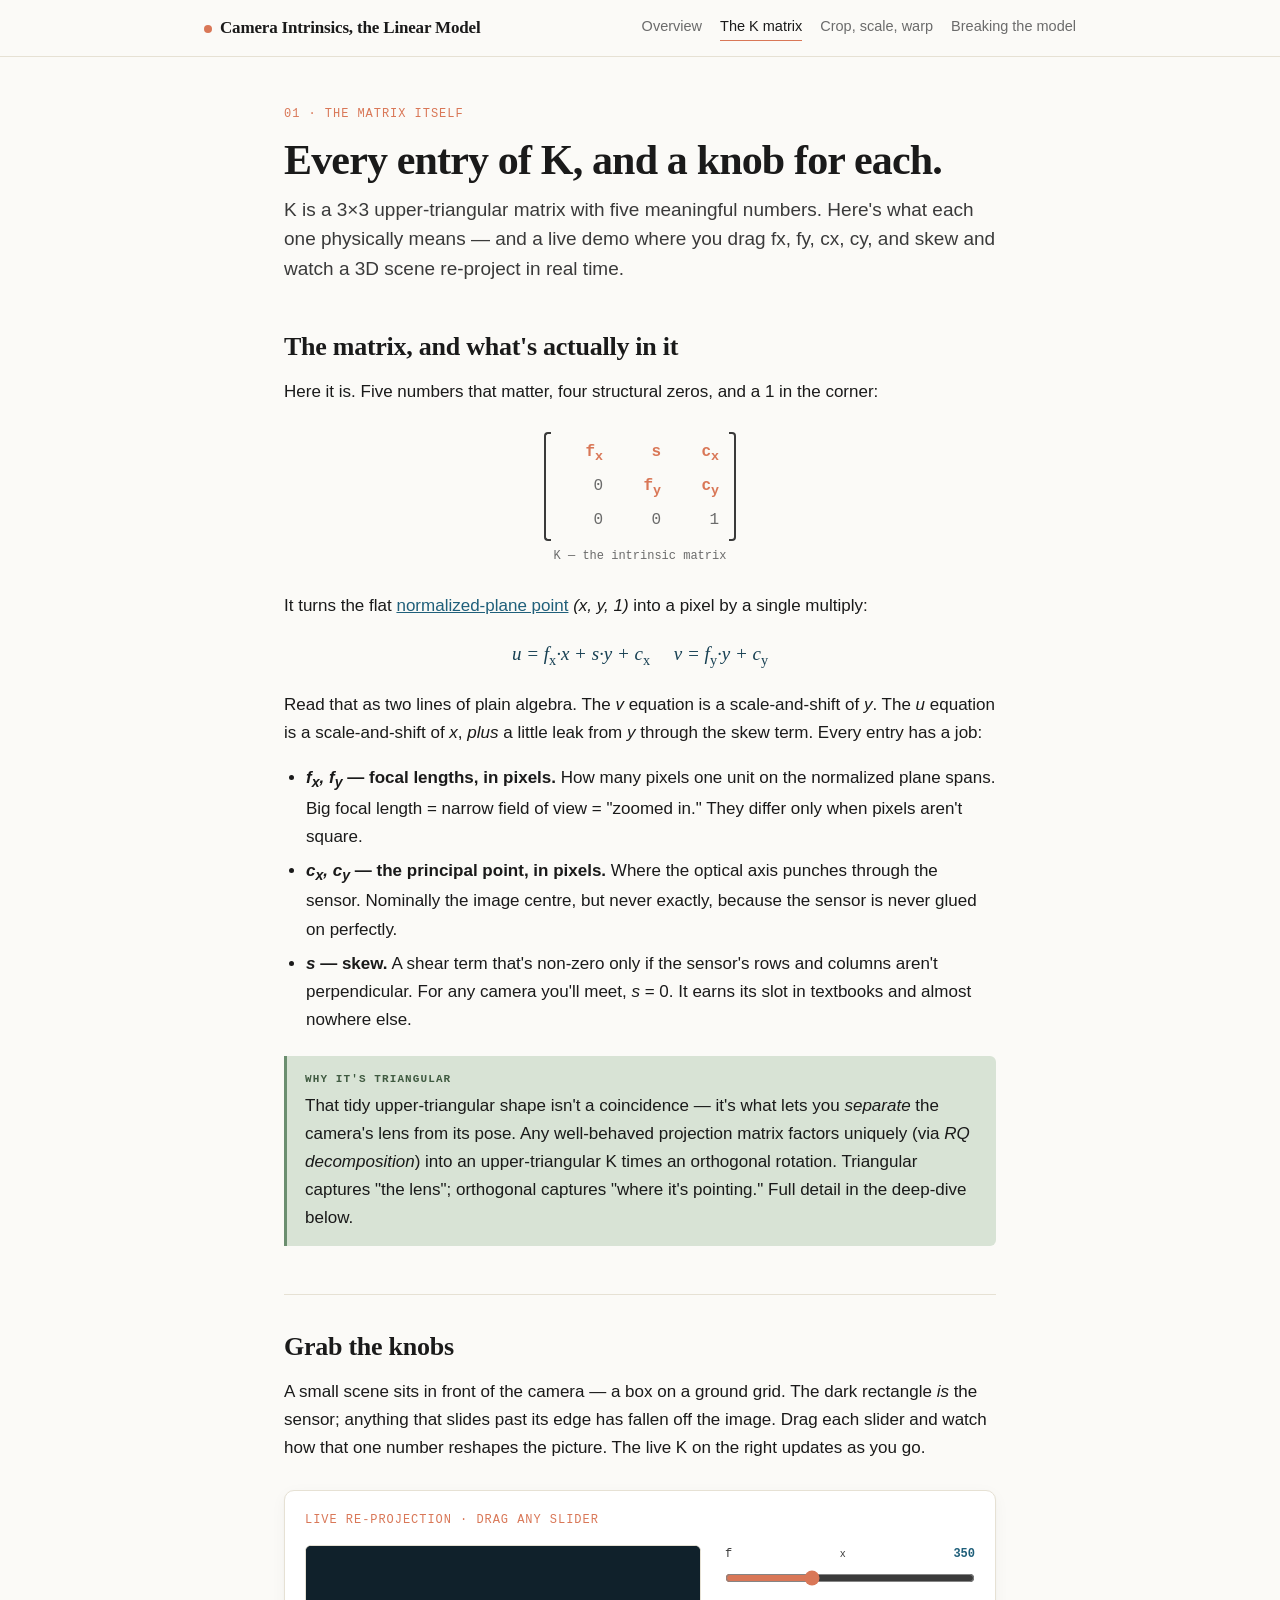
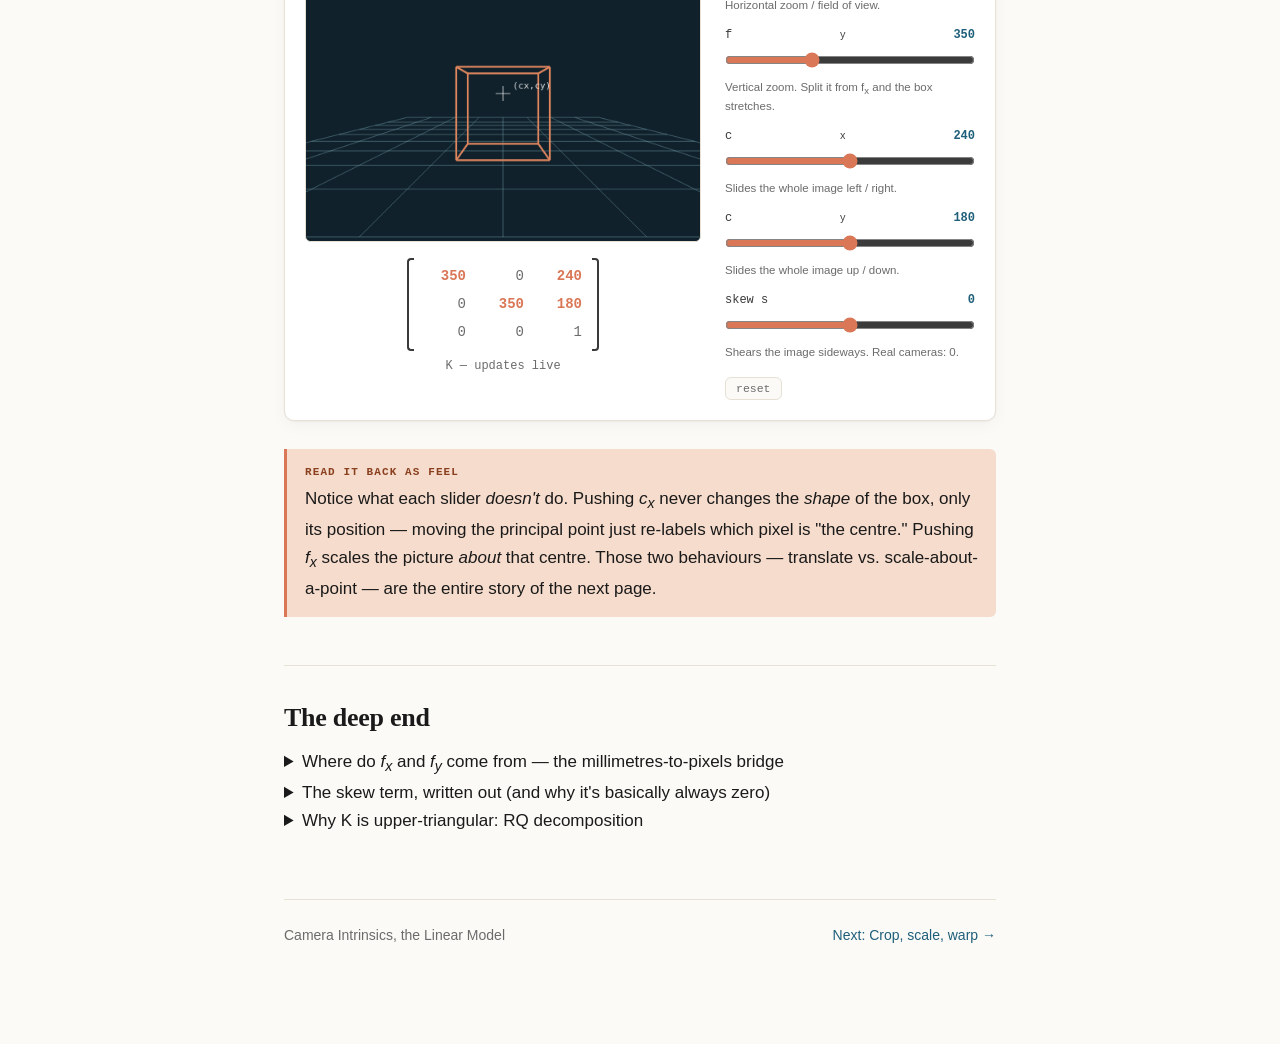
<file: camera-intrinsics-guide/matrix.html>
<!DOCTYPE html>
<html lang="en">
<head>
<meta charset="utf-8">
<meta name="viewport" content="width=device-width,initial-scale=1">
<title>Every entry of K, and a knob for each. — Camera Intrinsics, the Linear Model</title>
<link rel="stylesheet" href="styles.css">
</head>
<body>

<nav class="topnav">
  <div class="inner">
    <a href="index.html" class="brand"><span class="dot"></span>Camera Intrinsics, the Linear Model</a>
    <div class="links">
      <a href="index.html">Overview</a>
      <a href="matrix.html" class="active">The K matrix</a>
      <a href="transformations.html">Crop, scale, warp</a>
      <a href="breaking.html">Breaking the model</a>
    </div>
  </div>
</nav>

<main>
  <article>
    <header class="page-head">
      <div class="eyebrow">01 · the matrix itself</div>
      <h1>Every entry of K, and a knob for each.</h1>
      <p class="lead">K is a 3×3 upper-triangular matrix with five meaningful numbers. Here's what each one physically means — and a live demo where you drag fx, fy, cx, cy, and skew and watch a 3D scene re-project in real time.</p>
    </header>

    <!-- BODY -->

    <h2>The matrix, and what's actually in it</h2>
    <p>Here it is. Five numbers that matter, four structural zeros, and a&nbsp;1 in the corner:</p>

    <div class="matrix-wrap" style="margin: 26px 0;">
      <div class="matrix" aria-label="The intrinsic matrix K">
        <div class="bracket l"></div>
        <div class="cells" style="font-size:16px;">
          <span class="hot">f<sub>x</sub></span><span class="hot">s</span><span class="hot">c<sub>x</sub></span>
          <span class="zero">0</span><span class="hot">f<sub>y</sub></span><span class="hot">c<sub>y</sub></span>
          <span class="zero">0</span><span class="zero">0</span><span class="zero">1</span>
        </div>
        <div class="bracket r"></div>
      </div>
      <div class="mlabel">K — the intrinsic matrix</div>
    </div>

    <p>It turns the flat <a href="index.html">normalized-plane point</a> <em>(x, y, 1)</em> into a pixel by a single multiply:</p>
    <p class="eq">u = f<span class="small">x</span>&middot;x + s&middot;y + c<span class="small">x</span> &nbsp;&nbsp;&nbsp; v = f<span class="small">y</span>&middot;y + c<span class="small">y</span></p>

    <p>Read that as two lines of plain algebra. The <em>v</em> equation is a scale-and-shift of <em>y</em>. The <em>u</em> equation is a scale-and-shift of <em>x</em>, <em>plus</em> a little leak from <em>y</em> through the skew term. Every entry has a job:</p>

    <ul>
      <li><strong><em>f<sub>x</sub>, f<sub>y</sub></em> — focal lengths, in pixels.</strong> How many pixels one unit on the normalized plane spans. Big focal length = narrow field of view = "zoomed in." They differ only when pixels aren't square.</li>
      <li><strong><em>c<sub>x</sub>, c<sub>y</sub></em> — the principal point, in pixels.</strong> Where the optical axis punches through the sensor. Nominally the image centre, but never exactly, because the sensor is never glued on perfectly.</li>
      <li><strong><em>s</em> — skew.</strong> A shear term that's non-zero only if the sensor's rows and columns aren't perpendicular. For any camera you'll meet, <em>s</em>&nbsp;=&nbsp;0. It earns its slot in textbooks and almost nowhere else.</li>
    </ul>

    <div class="callout sage">
      <div class="label">Why it's triangular</div>
      <p>That tidy upper-triangular shape isn't a coincidence — it's what lets you <em>separate</em> the camera's lens from its pose. Any well-behaved projection matrix factors uniquely (via <em>RQ decomposition</em>) into an upper-triangular K times an orthogonal rotation. Triangular captures "the lens"; orthogonal captures "where it's pointing." Full detail in the deep-dive below.</p>
    </div>

    <h2 id="demo">Grab the knobs</h2>
    <p>A small scene sits in front of the camera — a box on a ground grid. The dark rectangle <em>is</em> the sensor; anything that slides past its edge has fallen off the image. Drag each slider and watch how that one number reshapes the picture. The live K on the right updates as you go.</p>

    <div class="widget">
      <div class="wtitle">Live re-projection · drag any slider</div>
      <div class="widget-grid">
        <div>
          <canvas id="kcanvas" width="480" height="360"></canvas>
          <div class="matrix-wrap" style="margin-top:16px;">
            <div class="matrix" aria-label="current K">
              <div class="bracket l"></div>
              <div class="cells">
                <span id="m_fx" class="hot">350</span><span id="m_s" class="zero">0</span><span id="m_cx" class="hot">240</span>
                <span class="zero">0</span><span id="m_fy" class="hot">350</span><span id="m_cy" class="hot">180</span>
                <span class="zero">0</span><span class="zero">0</span><span class="zero">1</span>
              </div>
              <div class="bracket r"></div>
            </div>
            <div class="mlabel">K — updates live</div>
          </div>
        </div>
        <div class="controls">
          <div class="control">
            <label>f<sub>x</sub> <span class="val" id="v_fx">350</span></label>
            <input type="range" id="s_fx" min="120" max="800" value="350">
            <div class="desc">Horizontal zoom / field of view.</div>
          </div>
          <div class="control">
            <label>f<sub>y</sub> <span class="val" id="v_fy">350</span></label>
            <input type="range" id="s_fy" min="120" max="800" value="350">
            <div class="desc">Vertical zoom. Split it from f<sub>x</sub> and the box stretches.</div>
          </div>
          <div class="control">
            <label>c<sub>x</sub> <span class="val" id="v_cx">240</span></label>
            <input type="range" id="s_cx" min="0" max="480" value="240">
            <div class="desc">Slides the whole image left / right.</div>
          </div>
          <div class="control">
            <label>c<sub>y</sub> <span class="val" id="v_cy">180</span></label>
            <input type="range" id="s_cy" min="0" max="360" value="180">
            <div class="desc">Slides the whole image up / down.</div>
          </div>
          <div class="control">
            <label>skew s <span class="val" id="v_s">0</span></label>
            <input type="range" id="s_s" min="-150" max="150" value="0">
            <div class="desc">Shears the image sideways. Real cameras: 0.</div>
          </div>
          <button class="reset-btn" id="kreset">reset</button>
        </div>
      </div>
    </div>

    <div class="callout warm">
      <div class="label">Read it back as feel</div>
      <p>Notice what each slider <em>doesn't</em> do. Pushing <em>c<sub>x</sub></em> never changes the <em>shape</em> of the box, only its position — moving the principal point just re-labels which pixel is "the centre." Pushing <em>f<sub>x</sub></em> scales the picture <em>about</em> that centre. Those two behaviours — translate vs. scale-about-a-point — are the entire story of the next page.</p>
    </div>

    <h2>The deep end</h2>

    <details>
      <summary>Where do <em>f<sub>x</sub></em> and <em>f<sub>y</sub></em> come from — the millimetres-to-pixels bridge</summary>
      <p>Your lens has a focal length in millimetres — 24&nbsp;mm, 50&nbsp;mm, whatever's on the barrel. But K's focal length is in <em>pixels</em>. The bridge is the sensor's pixel pitch:</p>
      <p class="eq">f<span class="small">x</span> = f<span class="small">mm</span> / pixel_width<span class="small">mm</span> = f<span class="small">mm</span> &middot; (image_width<span class="small">px</span> / sensor_width<span class="small">mm</span>)</p>
      <p>So a 50&nbsp;mm lens on a sensor with 5&nbsp;µm pixels gives <em>f<sub>x</sub></em> = 50&nbsp;/&nbsp;0.005 = 10&nbsp;000 pixels. Two consequences fall out of this:</p>
      <ul>
        <li><strong><em>f<sub>x</sub></em> and <em>f<sub>y</sub></em> differ only if pixels are non-square</strong> (<em>pixel_width</em> ≠ <em>pixel_height</em>). On almost all modern sensors pixels are square, so <em>f<sub>x</sub></em> ≈ <em>f<sub>y</sub></em>. The famous exception is anamorphic cinema, which squeezes the image horizontally on purpose. Some textbooks even write a single <em>f</em> and an aspect ratio α with <em>f<sub>y</sub></em> = α·<em>f<sub>x</sub></em>.</li>
        <li><strong>The same lens has different <em>f<sub>x</sub></em> on different cameras.</strong> Crop the sensor or change the resolution and the pixel count per millimetre changes — which is exactly why the next page's resize rule scales the focal length.</li>
      </ul>
      <p><span class="tag">source</span> <span style="font-size:14px;color:var(--muted)">Hartley &amp; Zisserman &sect;6.1; OpenCV calibration docs.</span></p>
    </details>

    <details>
      <summary>The skew term, written out (and why it's basically always zero)</summary>
      <p>Skew models a sensor whose pixel axes aren't at 90°. If the angle between the axes is θ, the Hartley–Zisserman form is</p>
      <p class="eq">s = f<span class="small">x</span> &middot; cot(θ)</p>
      <p>For a perfectly rectangular pixel grid, θ&nbsp;=&nbsp;90°, cot(90°)&nbsp;=&nbsp;0, and the term vanishes. It would only be non-zero on, say, a digitised photograph where the scan axes were sheared, or some exotic sensor geometry. In practice, calibration toolboxes default it to 0 and many don't even estimate it. We keep it in the matrix because it completes the algebra — and because a <a href="transformations.html#affine">shear of the image</a> is precisely the operation that switches it on.</p>
      <p><span class="tag">note</span> <span style="font-size:14px;color:var(--muted)">The cot(θ) form is H&amp;Z's; sign conventions vary between texts.</span></p>
    </details>

    <details>
      <summary>Why K is upper-triangular: RQ decomposition</summary>
      <p>Start from a full <em>3×4</em> projection matrix <em>P = [M | p]</em> recovered from calibration, where the left <em>3×3</em> block <em>M</em> is invertible. We want to split it back into "lens" and "pose." The claim is that <em>M = K·R</em> with <em>K</em> upper-triangular and <em>R</em> orthogonal — and that's exactly what an <strong>RQ decomposition</strong> produces (RQ, not the more familiar QR: we want the triangular factor on the <em>left</em>).</p>
      <p>The decomposition is unique once you fix signs by demanding a positive diagonal on <em>K</em> (a positive focal length is physically required). The orthogonal <em>R</em> is the camera's rotation; the leftover translation comes from <em>p</em>. The upper-triangular structure isn't imposed by hand — it's the only shape consistent with "an affine read-out of the image plane after a rigid rotation."</p>
      <p><span class="tag">source</span> <span style="font-size:14px;color:var(--muted)">Hartley &amp; Zisserman &sect;6.2.4; Simek, "Dissecting the Camera Matrix."</span></p>
    </details>

    <script src="proj.js"></script>
    <script>
    (function(){
      const cv = document.getElementById('kcanvas');
      const ctx = cv.getContext('2d');
      const W = cv.width, H = cv.height;
      const defaults = { fx:350, fy:350, cx:240, cy:180, s:0 };
      const K = Object.assign({}, defaults);
      const ids = ['fx','fy','cx','cy','s'];

      function draw(){
        ctx.clearRect(0,0,W,H);
        ctx.fillStyle = '#10212b'; ctx.fillRect(0,0,W,H);
        const proj = p => Scene.project(p, K);

        // ground grid
        ctx.strokeStyle = 'rgba(125,170,185,0.45)'; ctx.lineWidth = 1;
        Scene.gridLines().forEach(([a,b]) => {
          const A = proj(a), B = proj(b);
          ctx.beginPath(); ctx.moveTo(A.u,A.v); ctx.lineTo(B.u,B.v); ctx.stroke();
        });
        // box
        ctx.strokeStyle = '#e0875f'; ctx.lineWidth = 2.2;
        Scene.boxEdges().forEach(([a,b]) => {
          const A = proj(a), B = proj(b);
          ctx.beginPath(); ctx.moveTo(A.u,A.v); ctx.lineTo(B.u,B.v); ctx.stroke();
        });
        // principal point crosshair
        ctx.strokeStyle = 'rgba(255,255,255,0.7)'; ctx.lineWidth = 1;
        ctx.beginPath();
        ctx.moveTo(K.cx-9,K.cy); ctx.lineTo(K.cx+9,K.cy);
        ctx.moveTo(K.cx,K.cy-9); ctx.lineTo(K.cx,K.cy+9);
        ctx.stroke();
        ctx.fillStyle = 'rgba(255,255,255,0.85)';
        ctx.font = '11px JetBrains Mono, monospace';
        ctx.fillText('(cx,cy)', K.cx+12, K.cy-6);
      }

      function refresh(){
        ids.forEach(k => {
          document.getElementById('v_'+k).textContent = Math.round(K[k]);
          document.getElementById('m_'+k).textContent = Math.round(K[k]);
        });
        draw();
      }
      ids.forEach(k => {
        const sl = document.getElementById('s_'+k);
        sl.addEventListener('input', () => { K[k] = +sl.value; refresh(); });
      });
      document.getElementById('kreset').addEventListener('click', () => {
        ids.forEach(k => { K[k] = defaults[k]; document.getElementById('s_'+k).value = defaults[k]; });
        refresh();
      });
      refresh();
    })();
    </script>

    <footer class="page-foot">
      <span>Camera Intrinsics, the Linear Model</span>
      <span><a href="transformations.html">Next: Crop, scale, warp &rarr;</a></span>
    </footer>
  </article>
</main>

</body>
</html>
</file>
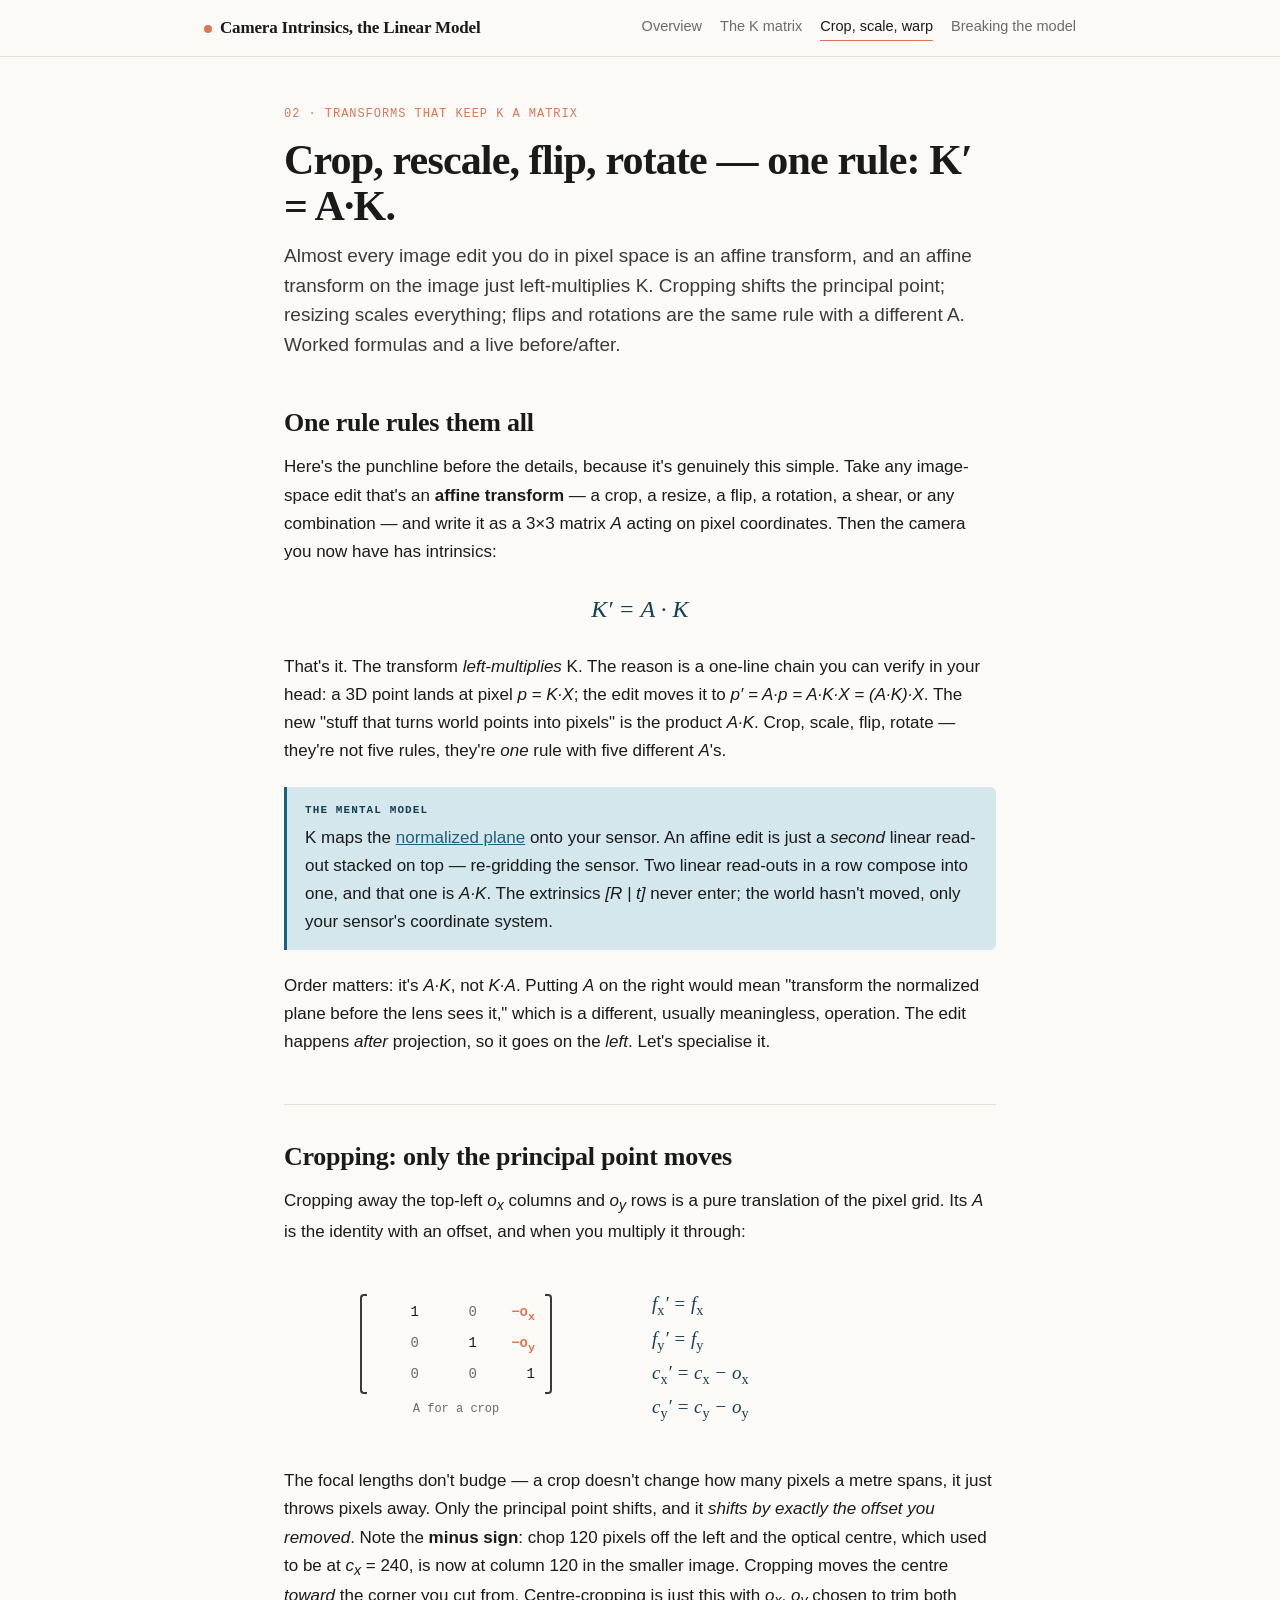
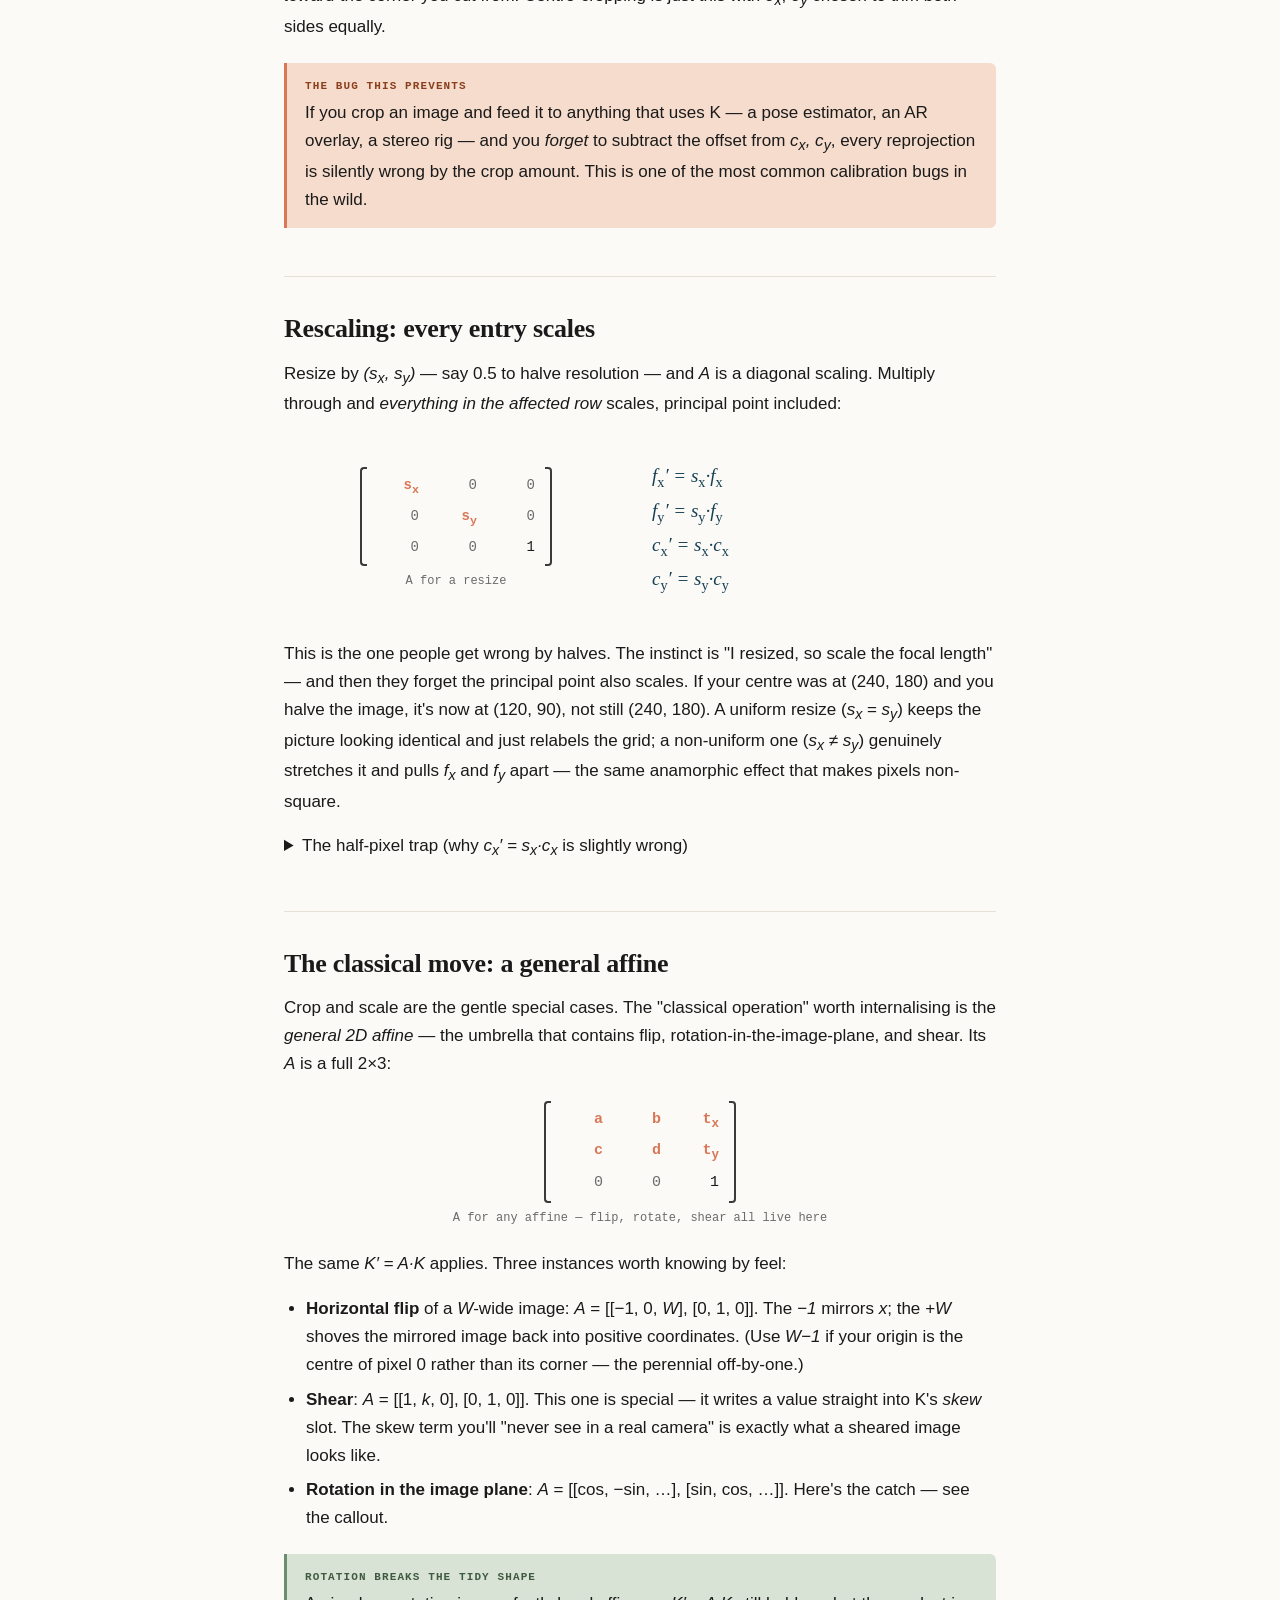
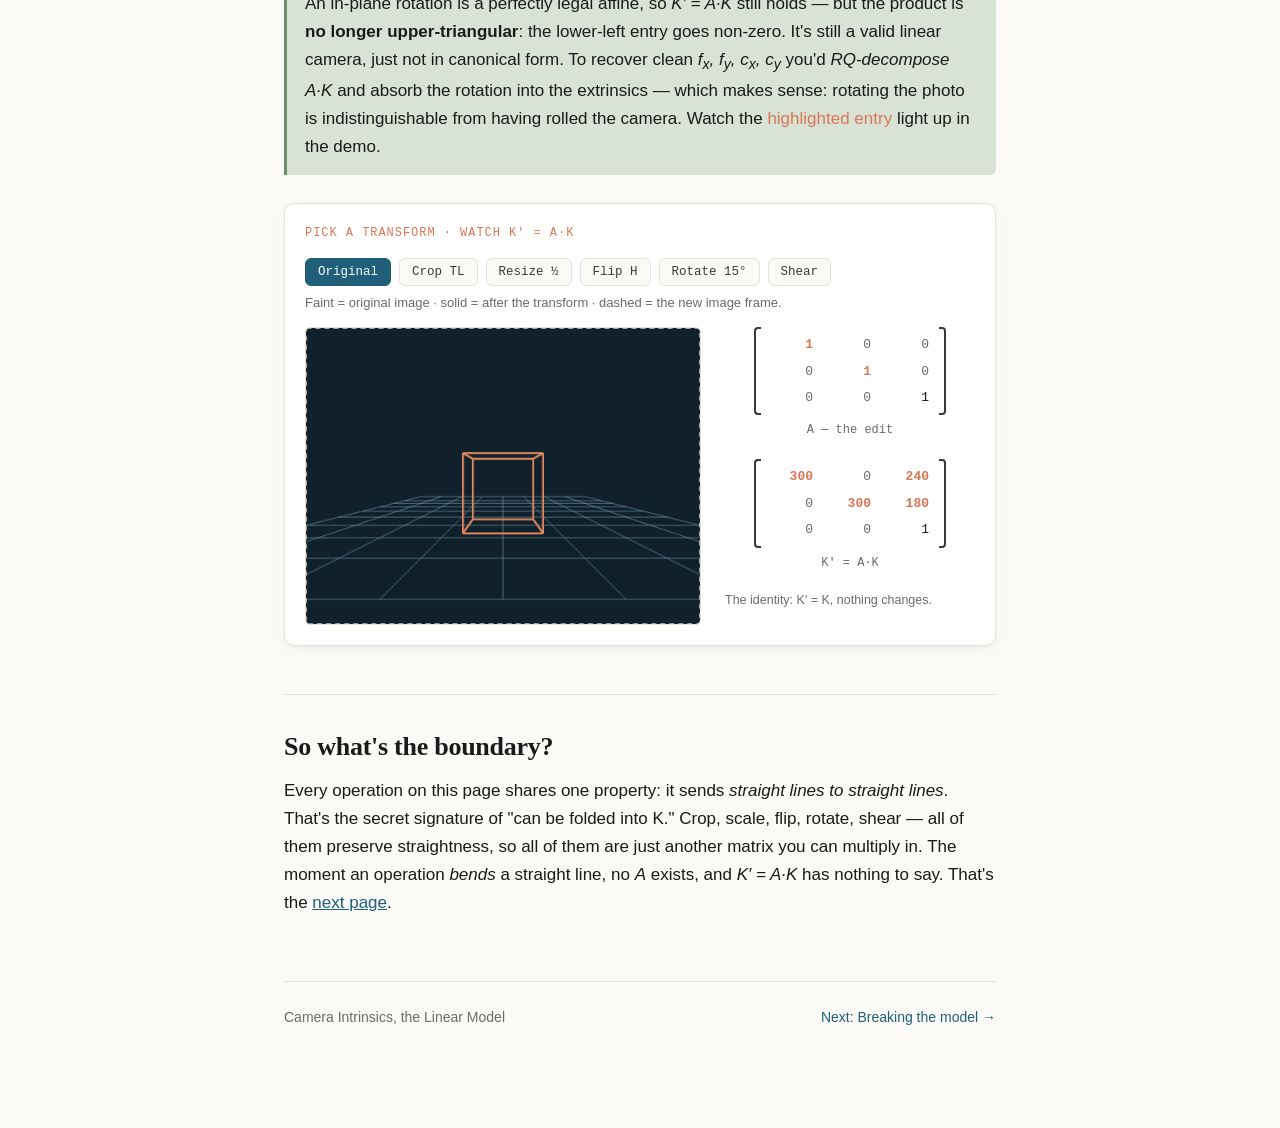
<file: camera-intrinsics-guide/transformations.html>
<!DOCTYPE html>
<html lang="en">
<head>
<meta charset="utf-8">
<meta name="viewport" content="width=device-width,initial-scale=1">
<title>Crop, rescale, flip, rotate — one rule: K′ = A·K. — Camera Intrinsics, the Linear Model</title>
<link rel="stylesheet" href="styles.css">
</head>
<body>

<nav class="topnav">
  <div class="inner">
    <a href="index.html" class="brand"><span class="dot"></span>Camera Intrinsics, the Linear Model</a>
    <div class="links">
      <a href="index.html">Overview</a>
      <a href="matrix.html">The K matrix</a>
      <a href="transformations.html" class="active">Crop, scale, warp</a>
      <a href="breaking.html">Breaking the model</a>
    </div>
  </div>
</nav>

<main>
  <article>
    <header class="page-head">
      <div class="eyebrow">02 · transforms that keep K a matrix</div>
      <h1>Crop, rescale, flip, rotate — one rule: K′ = A·K.</h1>
      <p class="lead">Almost every image edit you do in pixel space is an affine transform, and an affine transform on the image just left-multiplies K. Cropping shifts the principal point; resizing scales everything; flips and rotations are the same rule with a different A. Worked formulas and a live before/after.</p>
    </header>

    <!-- BODY -->

    <h2>One rule rules them all</h2>
    <p>Here's the punchline before the details, because it's genuinely this simple. Take any image-space edit that's an <strong>affine transform</strong> — a crop, a resize, a flip, a rotation, a shear, or any combination — and write it as a 3×3 matrix <em>A</em> acting on pixel coordinates. Then the camera you now have has intrinsics:</p>

    <div class="matrix-wrap" style="margin:24px 0;">
      <p class="eq" style="font-size:24px; margin:0;">K&prime; = A &middot; K</p>
    </div>

    <p>That's it. The transform <em>left-multiplies</em> K. The reason is a one-line chain you can verify in your head: a 3D point lands at pixel <em>p = K·X</em>; the edit moves it to <em>p&prime; = A·p = A·K·X = (A·K)·X</em>. The new "stuff that turns world points into pixels" is the product <em>A·K</em>. Crop, scale, flip, rotate — they're not five rules, they're <em>one</em> rule with five different <em>A</em>'s.</p>

    <div class="callout">
      <div class="label">The mental model</div>
      <p>K maps the <a href="index.html">normalized plane</a> onto your sensor. An affine edit is just a <em>second</em> linear read-out stacked on top — re-gridding the sensor. Two linear read-outs in a row compose into one, and that one is <em>A·K</em>. The extrinsics <em>[R&nbsp;|&nbsp;t]</em> never enter; the world hasn't moved, only your sensor's coordinate system.</p>
    </div>

    <p>Order matters: it's <em>A·K</em>, not <em>K·A</em>. Putting <em>A</em> on the right would mean "transform the normalized plane before the lens sees it," which is a different, usually meaningless, operation. The edit happens <em>after</em> projection, so it goes on the <em>left</em>. Let's specialise it.</p>

    <h2 id="crop">Cropping: only the principal point moves</h2>
    <p>Cropping away the top-left <em>o<sub>x</sub></em> columns and <em>o<sub>y</sub></em> rows is a pure translation of the pixel grid. Its <em>A</em> is the identity with an offset, and when you multiply it through:</p>

    <div class="two-col" style="align-items:center;">
      <div class="matrix-wrap">
        <div class="matrix">
          <div class="bracket l"></div>
          <div class="cells">
            <span>1</span><span class="zero">0</span><span class="hot">&minus;o<sub>x</sub></span>
            <span class="zero">0</span><span>1</span><span class="hot">&minus;o<sub>y</sub></span>
            <span class="zero">0</span><span class="zero">0</span><span>1</span>
          </div>
          <div class="bracket r"></div>
        </div>
        <div class="mlabel">A for a crop</div>
      </div>
      <div>
        <p class="eq" style="text-align:left;">f<span class="small">x</span>&prime; = f<span class="small">x</span><br>
        f<span class="small">y</span>&prime; = f<span class="small">y</span><br>
        c<span class="small">x</span>&prime; = c<span class="small">x</span> &minus; o<span class="small">x</span><br>
        c<span class="small">y</span>&prime; = c<span class="small">y</span> &minus; o<span class="small">y</span></p>
      </div>
    </div>

    <p>The focal lengths don't budge — a crop doesn't change how many pixels a metre spans, it just throws pixels away. Only the principal point shifts, and it <em>shifts by exactly the offset you removed</em>. Note the <strong>minus sign</strong>: chop 120 pixels off the left and the optical centre, which used to be at <em>c<sub>x</sub></em> = 240, is now at column 120 in the smaller image. Cropping moves the centre <em>toward</em> the corner you cut from. Centre-cropping is just this with <em>o<sub>x</sub></em>, <em>o<sub>y</sub></em> chosen to trim both sides equally.</p>

    <div class="callout warm">
      <div class="label">The bug this prevents</div>
      <p>If you crop an image and feed it to anything that uses K — a pose estimator, an AR overlay, a stereo rig — and you <em>forget</em> to subtract the offset from <em>c<sub>x</sub>, c<sub>y</sub></em>, every reprojection is silently wrong by the crop amount. This is one of the most common calibration bugs in the wild.</p>
    </div>

    <h2 id="scale">Rescaling: every entry scales</h2>
    <p>Resize by <em>(s<sub>x</sub>, s<sub>y</sub>)</em> — say 0.5 to halve resolution — and <em>A</em> is a diagonal scaling. Multiply through and <em>everything in the affected row</em> scales, principal point included:</p>

    <div class="two-col" style="align-items:center;">
      <div class="matrix-wrap">
        <div class="matrix">
          <div class="bracket l"></div>
          <div class="cells">
            <span class="hot">s<sub>x</sub></span><span class="zero">0</span><span class="zero">0</span>
            <span class="zero">0</span><span class="hot">s<sub>y</sub></span><span class="zero">0</span>
            <span class="zero">0</span><span class="zero">0</span><span>1</span>
          </div>
          <div class="bracket r"></div>
        </div>
        <div class="mlabel">A for a resize</div>
      </div>
      <div>
        <p class="eq" style="text-align:left;">f<span class="small">x</span>&prime; = s<span class="small">x</span>&middot;f<span class="small">x</span><br>
        f<span class="small">y</span>&prime; = s<span class="small">y</span>&middot;f<span class="small">y</span><br>
        c<span class="small">x</span>&prime; = s<span class="small">x</span>&middot;c<span class="small">x</span><br>
        c<span class="small">y</span>&prime; = s<span class="small">y</span>&middot;c<span class="small">y</span></p>
      </div>
    </div>

    <p>This is the one people get wrong by halves. The instinct is "I resized, so scale the focal length" — and then they forget the principal point also scales. If your centre was at (240, 180) and you halve the image, it's now at (120, 90), not still (240, 180). A uniform resize (<em>s<sub>x</sub></em> = <em>s<sub>y</sub></em>) keeps the picture looking identical and just relabels the grid; a non-uniform one (<em>s<sub>x</sub></em> ≠ <em>s<sub>y</sub></em>) genuinely stretches it and pulls <em>f<sub>x</sub></em> and <em>f<sub>y</sub></em> apart — the same anamorphic effect that makes pixels non-square.</p>

    <details>
      <summary>The half-pixel trap (why <em>c<sub>x</sub>&prime; = s<sub>x</sub>·c<sub>x</sub></em> is slightly wrong)</summary>
      <p>The clean rule <em>c<sub>x</sub>&prime; = s<sub>x</sub>·c<sub>x</sub></em> assumes integer pixel coordinates sit at pixel <em>corners</em>. But most libraries (OpenCV, and PyTorch/TensorFlow with the half-pixel convention) treat integer coordinates as pixel <em>centres</em> — pixel 0 covers the span [−0.5, +0.5]. Under that convention the geometrically exact map is:</p>
      <p class="eq">c<span class="small">x</span>&prime; = s<span class="small">x</span> &middot; (c<span class="small">x</span> + 0.5) &minus; 0.5</p>
      <p>The <em>+0.5 … −0.5</em> dance converts centre-referenced to corner-referenced and back. For large images the difference is sub-pixel and often ignored; for repeated down/up-sampling, or any precise geometric task, skipping it injects a creeping half-pixel shift that ruins calibration. Sources genuinely disagree on the default convention — <em>which is exactly why you should pin yours down</em> rather than trust a formula you read once.</p>
      <p><span class="tag">source</span> <span style="font-size:14px;color:var(--muted)">Richeimer, "Resize Confusion"; OpenCV resize semantics.</span></p>
    </details>

    <h2 id="affine">The classical move: a general affine</h2>
    <p>Crop and scale are the gentle special cases. The "classical operation" worth internalising is the <em>general 2D affine</em> — the umbrella that contains flip, rotation-in-the-image-plane, and shear. Its <em>A</em> is a full 2×3:</p>

    <div class="matrix-wrap" style="margin:22px 0;">
      <div class="matrix" style="font-size:15px;">
        <div class="bracket l"></div>
        <div class="cells">
          <span class="hot">a</span><span class="hot">b</span><span class="hot">t<sub>x</sub></span>
          <span class="hot">c</span><span class="hot">d</span><span class="hot">t<sub>y</sub></span>
          <span class="zero">0</span><span class="zero">0</span><span>1</span>
        </div>
        <div class="bracket r"></div>
      </div>
      <div class="mlabel">A for any affine — flip, rotate, shear all live here</div>
    </div>

    <p>The same <em>K&prime; = A·K</em> applies. Three instances worth knowing by feel:</p>
    <ul>
      <li><strong>Horizontal flip</strong> of a <em>W</em>-wide image: <em>A</em> = [[−1, 0, <em>W</em>], [0, 1, 0]]. The <em>−1</em> mirrors <em>x</em>; the <em>+W</em> shoves the mirrored image back into positive coordinates. (Use <em>W−1</em> if your origin is the centre of pixel 0 rather than its corner — the perennial off-by-one.)</li>
      <li><strong>Shear</strong>: <em>A</em> = [[1, <em>k</em>, 0], [0, 1, 0]]. This one is special — it writes a value straight into K's <em>skew</em> slot. The skew term you'll "never see in a real camera" is exactly what a sheared image looks like.</li>
      <li><strong>Rotation in the image plane</strong>: <em>A</em> = [[cos, −sin, …], [sin, cos, …]]. Here's the catch — see the callout.</li>
    </ul>

    <div class="callout sage">
      <div class="label">Rotation breaks the tidy shape</div>
      <p>An in-plane rotation is a perfectly legal affine, so <em>K&prime; = A·K</em> still holds — but the product is <strong>no longer upper-triangular</strong>: the lower-left entry goes non-zero. It's still a valid linear camera, just not in canonical form. To recover clean <em>f<sub>x</sub>, f<sub>y</sub>, c<sub>x</sub>, c<sub>y</sub></em> you'd <em>RQ-decompose</em> <em>A·K</em> and absorb the rotation into the extrinsics — which makes sense: rotating the photo is indistinguishable from having rolled the camera. Watch the <span style="color:var(--warm)">highlighted entry</span> light up in the demo.</p>
    </div>

    <div class="widget">
      <div class="wtitle">Pick a transform · watch K&prime; = A·K</div>
      <div class="btn-row" id="tbtns">
        <button class="btn active" data-t="id">Original</button>
        <button class="btn" data-t="crop">Crop TL</button>
        <button class="btn" data-t="half">Resize ½</button>
        <button class="btn" data-t="flip">Flip H</button>
        <button class="btn" data-t="rot">Rotate 15°</button>
        <button class="btn" data-t="shear">Shear</button>
      </div>
      <p style="font-size:13px;color:var(--muted);margin:4px 0 14px;">Faint = original image · solid = after the transform · dashed = the new image frame.</p>
      <div class="widget-grid">
        <div><canvas id="tcanvas" width="480" height="360"></canvas></div>
        <div style="display:flex;flex-direction:column;gap:18px;">
          <div class="matrix-wrap">
            <div class="matrix" style="font-size:13px;">
              <div class="bracket l"></div>
              <div class="cells" id="Acells">
                <span>1</span><span class="zero">0</span><span>0</span>
                <span class="zero">0</span><span>1</span><span>0</span>
                <span class="zero">0</span><span class="zero">0</span><span>1</span>
              </div>
              <div class="bracket r"></div>
            </div>
            <div class="mlabel">A — the edit</div>
          </div>
          <div class="matrix-wrap">
            <div class="matrix" style="font-size:13px;">
              <div class="bracket l"></div>
              <div class="cells" id="Kpcells">
                <span class="hot">300</span><span class="zero">0</span><span class="hot">240</span>
                <span class="zero">0</span><span class="hot">300</span><span class="hot">180</span>
                <span class="zero">0</span><span class="zero">0</span><span>1</span>
              </div>
              <div class="bracket r"></div>
            </div>
            <div class="mlabel">K&prime; = A&middot;K</div>
          </div>
          <p id="tnote" style="font-size:12.5px;color:var(--muted);margin:0;line-height:1.45;">The identity: K&prime; = K, nothing changes.</p>
        </div>
      </div>
    </div>

    <h2>So what's the boundary?</h2>
    <p>Every operation on this page shares one property: it sends <em>straight lines to straight lines</em>. That's the secret signature of "can be folded into K." Crop, scale, flip, rotate, shear — all of them preserve straightness, so all of them are just another matrix you can multiply in. The moment an operation <em>bends</em> a straight line, no <em>A</em> exists, and <em>K&prime; = A·K</em> has nothing to say. That's the <a href="breaking.html">next page</a>.</p>

    <script src="proj.js"></script>
    <script>
    (function(){
      const cv = document.getElementById('tcanvas');
      const ctx = cv.getContext('2d');
      const W = cv.width, H = cv.height;
      const K0 = { fx:300, fy:300, cx:240, cy:180, s:0 };
      const cx0 = K0.cx, cy0 = K0.cy;

      // affine builders: each returns [a,b,tx, c,d,ty]
      const th = 15 * Math.PI/180, C = Math.cos(th), S = Math.sin(th);
      const transforms = {
        id:    { A:[1,0,0, 0,1,0], note:"The identity: K′ = K, nothing changes.", frame:[0,0,W,H] },
        crop:  { A:[1,0,-120, 0,1,-90], note:"Crop 120×90 off the top-left. f unchanged; the principal point slides to (120, 90).", frame:[0,0,W-120,H-90] },
        half:  { A:[0.5,0,0, 0,0.5,0], note:"Halve the resolution. Every entry halves — focal length AND principal point.", frame:[0,0,W*0.5,H*0.5] },
        flip:  { A:[-1,0,W, 0,1,0], note:"Mirror left–right. cₓ becomes W − cₓ = 240; fₓ flips sign.", frame:[0,0,W,H] },
        rot:   { A:[C,-S, cx0-(C*cx0-S*cy0), S,C, cy0-(S*cx0+C*cy0)], note:"Rotate 15° about the centre. K′ is no longer triangular — the lower-left entry is now non-zero.", frame:[0,0,W,H] },
        shear: { A:[1,0.3,-0.3*cy0, 0,1,0], note:"Shear in x. A value lands straight in K′'s skew slot — this is what non-zero skew means.", frame:[0,0,W,H] },
      };

      function apply(A, p){ return { u: A[0]*p.u + A[1]*p.v + A[2], v: A[3]*p.u + A[4]*p.v + A[5] }; }

      function drawScene(A, style){
        const proj = pt => apply(A, Scene.project(pt, K0));
        ctx.strokeStyle = style.grid; ctx.lineWidth = style.gw;
        Scene.gridLines().forEach(([a,b]) => {
          const P = proj(a), Q = proj(b);
          ctx.beginPath(); ctx.moveTo(P.u,P.v); ctx.lineTo(Q.u,Q.v); ctx.stroke();
        });
        ctx.strokeStyle = style.box; ctx.lineWidth = style.bw;
        Scene.boxEdges().forEach(([a,b]) => {
          const P = proj(a), Q = proj(b);
          ctx.beginPath(); ctx.moveTo(P.u,P.v); ctx.lineTo(Q.u,Q.v); ctx.stroke();
        });
      }

      function fmt(x){ const r = Math.round(x*100)/100; return Number.isInteger(r)? r : r.toFixed(2); }

      function setMatrix(el, vals, hotIdx){
        const sp = el.querySelectorAll('span');
        vals.forEach((v,i) => {
          sp[i].textContent = (typeof v === 'string') ? v : fmt(v);
          sp[i].className = (v === 0 || v === '0') ? 'zero' : (hotIdx.includes(i) ? 'hot' : '');
        });
      }

      function render(key){
        const t = transforms[key];
        ctx.clearRect(0,0,W,H); ctx.fillStyle = '#10212b'; ctx.fillRect(0,0,W,H);
        // ghost original
        drawScene([1,0,0,0,1,0], { grid:'rgba(125,170,185,0.16)', gw:1, box:'rgba(224,135,95,0.28)', bw:1.4 });
        // transformed
        drawScene(t.A, { grid:'rgba(125,170,185,0.5)', gw:1, box:'#e0875f', bw:2.4 });
        // new image frame (dashed)
        ctx.setLineDash([6,5]); ctx.strokeStyle = 'rgba(255,255,255,0.65)'; ctx.lineWidth = 1.2;
        const f = t.frame; ctx.strokeRect(f[0]+0.5, f[1]+0.5, f[2]-1, f[3]-1);
        ctx.setLineDash([]);
        // matrices
        const A = t.A;
        setMatrix(document.getElementById('Acells'),
          [A[0],A[1],A[2], A[3],A[4],A[5], 0,0,1], [0,1,2,3,4,5]);
        // K' = A*K0  (K0 has s=0)
        const fx=K0.fx, fy=K0.fy, cx=K0.cx, cy=K0.cy;
        const Kp = [ A[0]*fx, A[1]*fy, A[0]*cx + A[1]*cy + A[2],
                     A[3]*fx, A[4]*fy, A[3]*cx + A[4]*cy + A[5],
                     0, 0, 1 ];
        // highlight the normally-zero lower-left entry (index 3) when it wakes up
        const hot = [0,1,2,4,5]; if (Math.abs(Kp[3]) > 1e-6) hot.push(3);
        setMatrix(document.getElementById('Kpcells'), Kp, hot);
        document.getElementById('tnote').textContent = t.note;
      }

      const btns = document.querySelectorAll('#tbtns .btn');
      btns.forEach(b => b.addEventListener('click', () => {
        btns.forEach(x => x.classList.remove('active'));
        b.classList.add('active');
        render(b.dataset.t);
      }));
      render('id');
    })();
    </script>

    <footer class="page-foot">
      <span>Camera Intrinsics, the Linear Model</span>
      <span><a href="breaking.html">Next: Breaking the model &rarr;</a></span>
    </footer>
  </article>
</main>

</body>
</html>
</file>
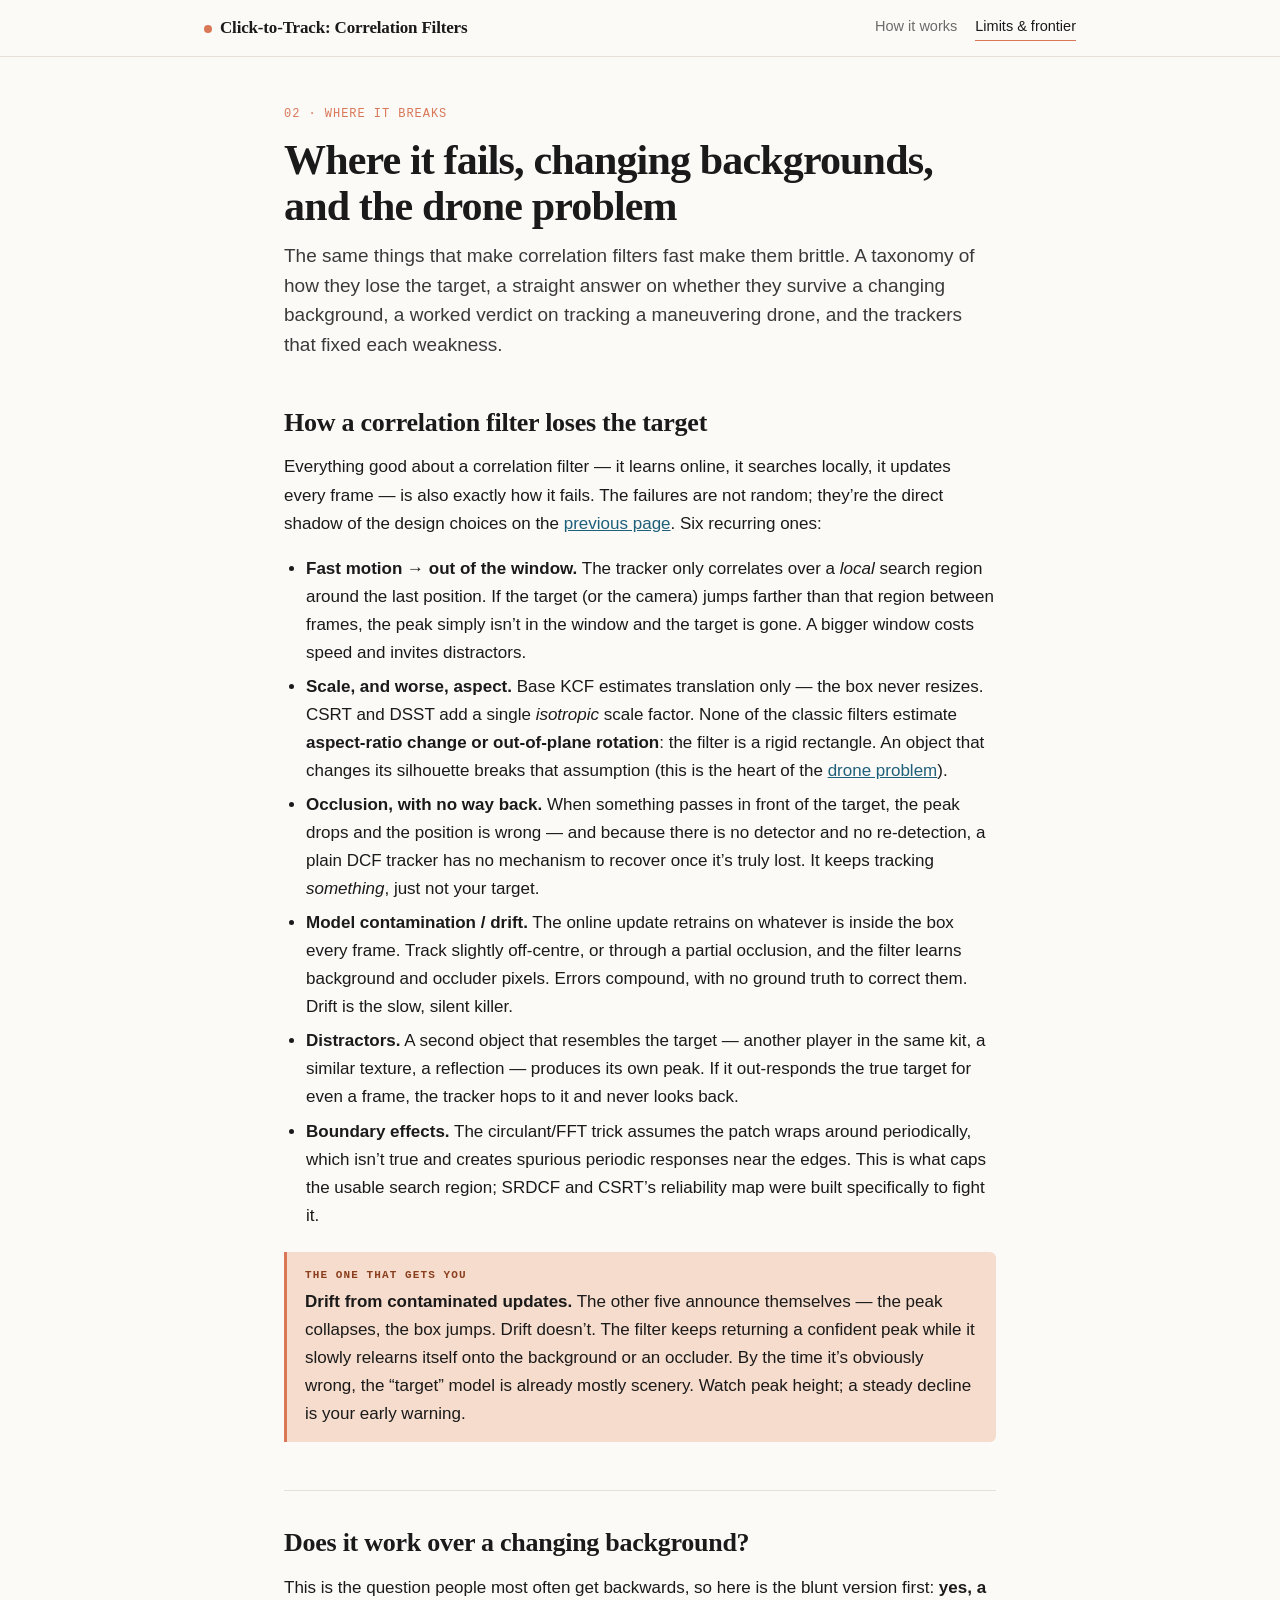
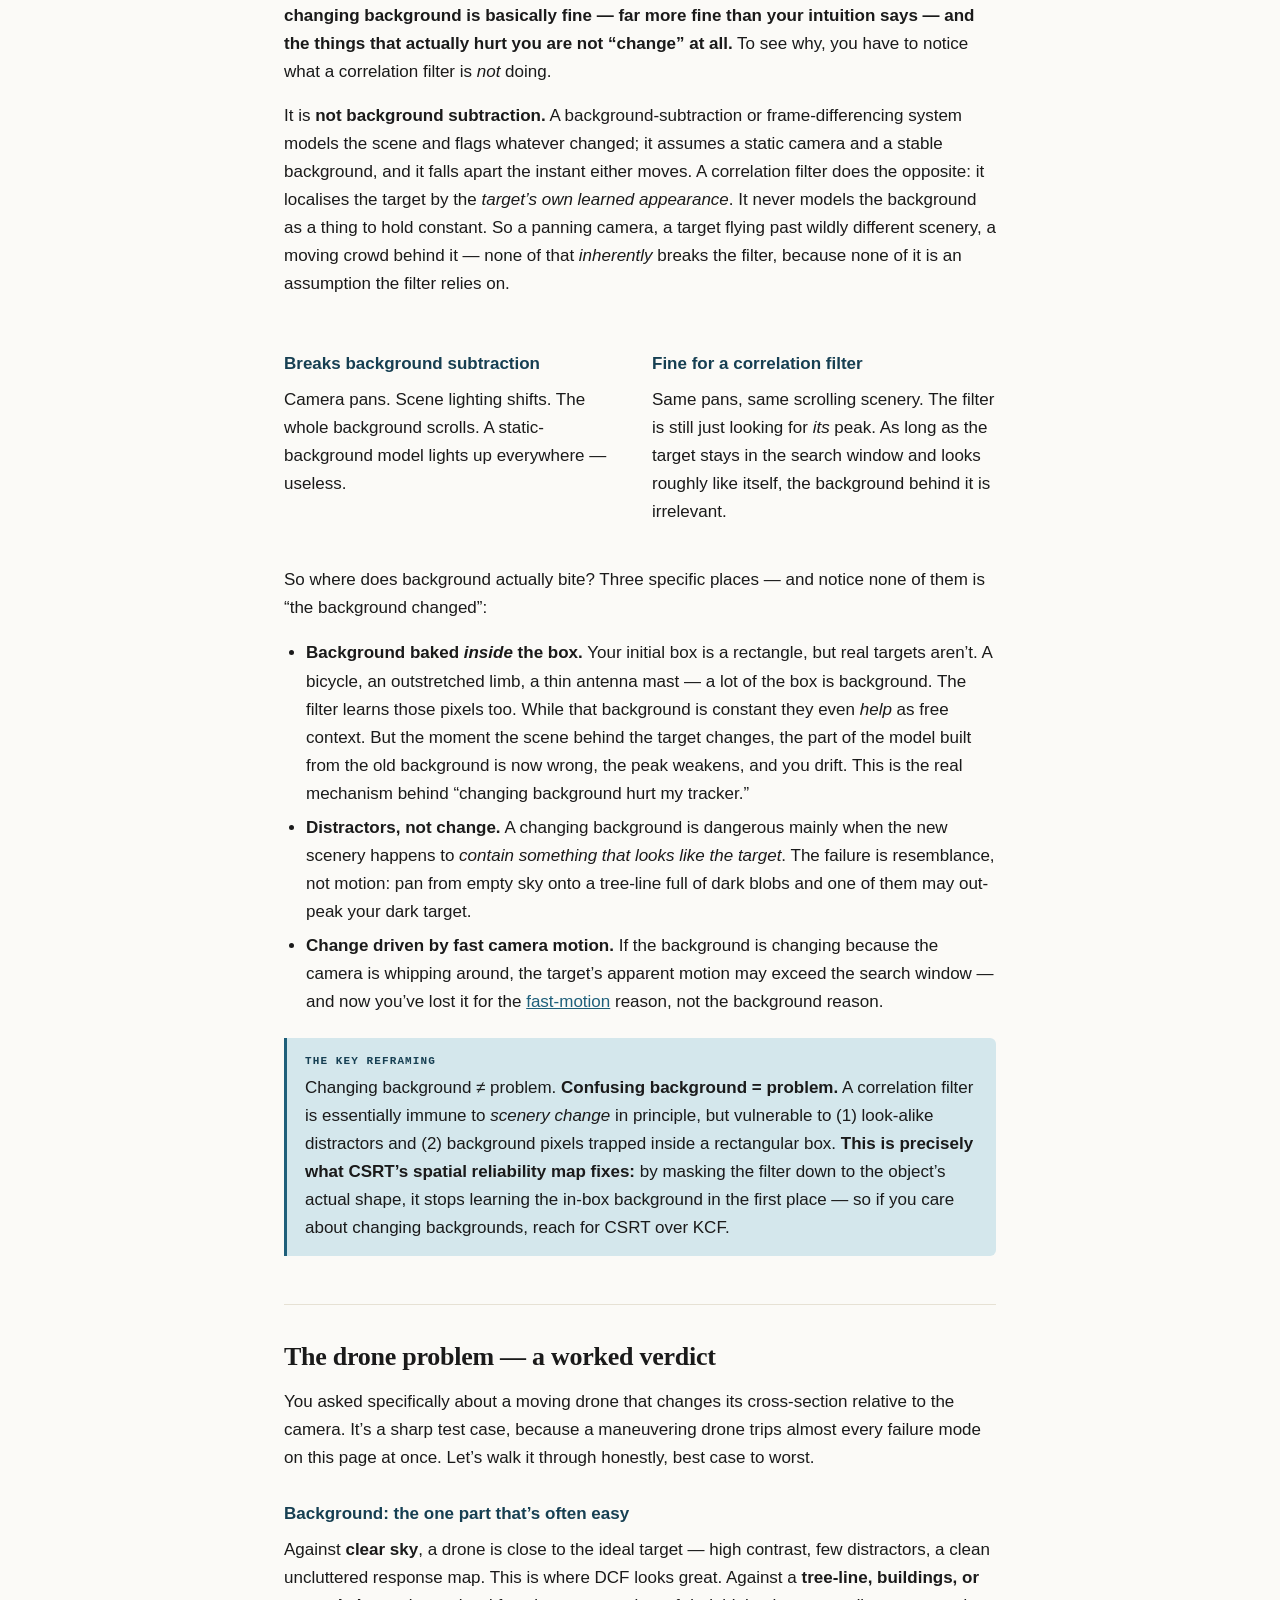
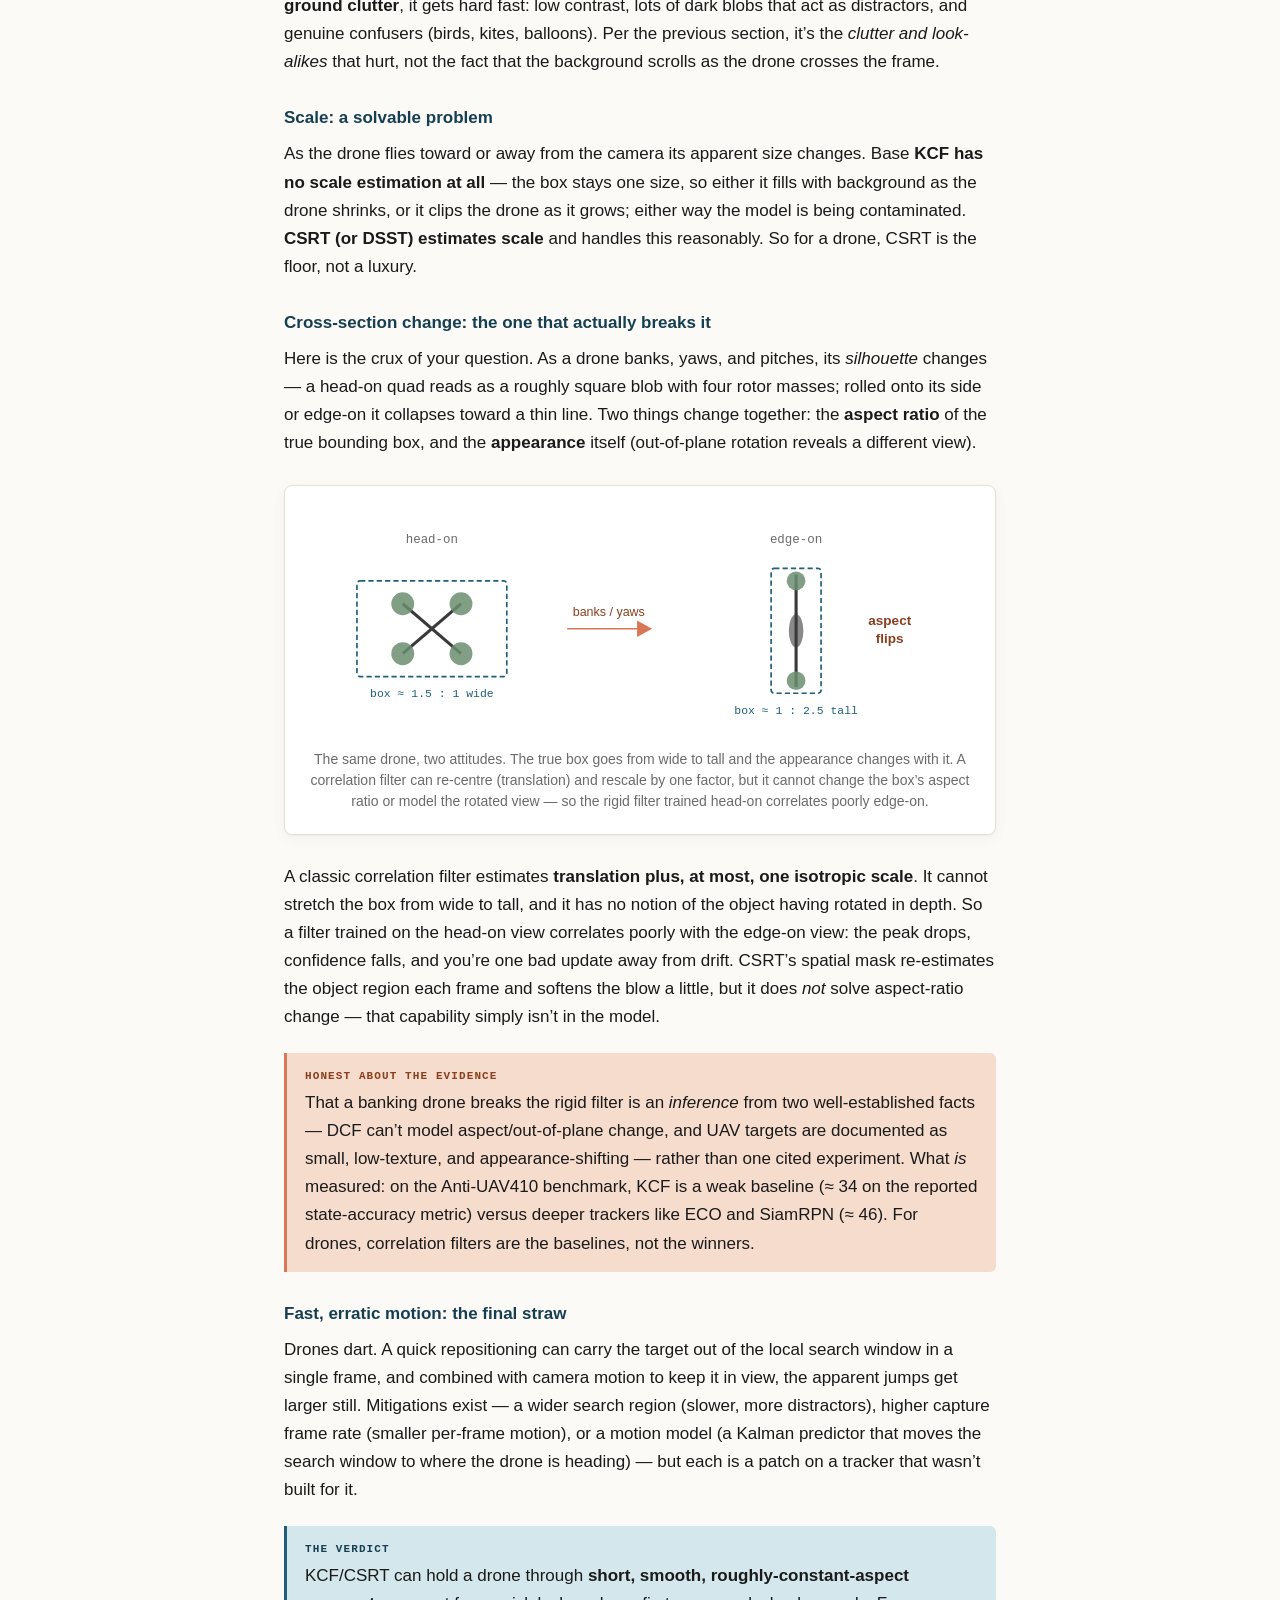
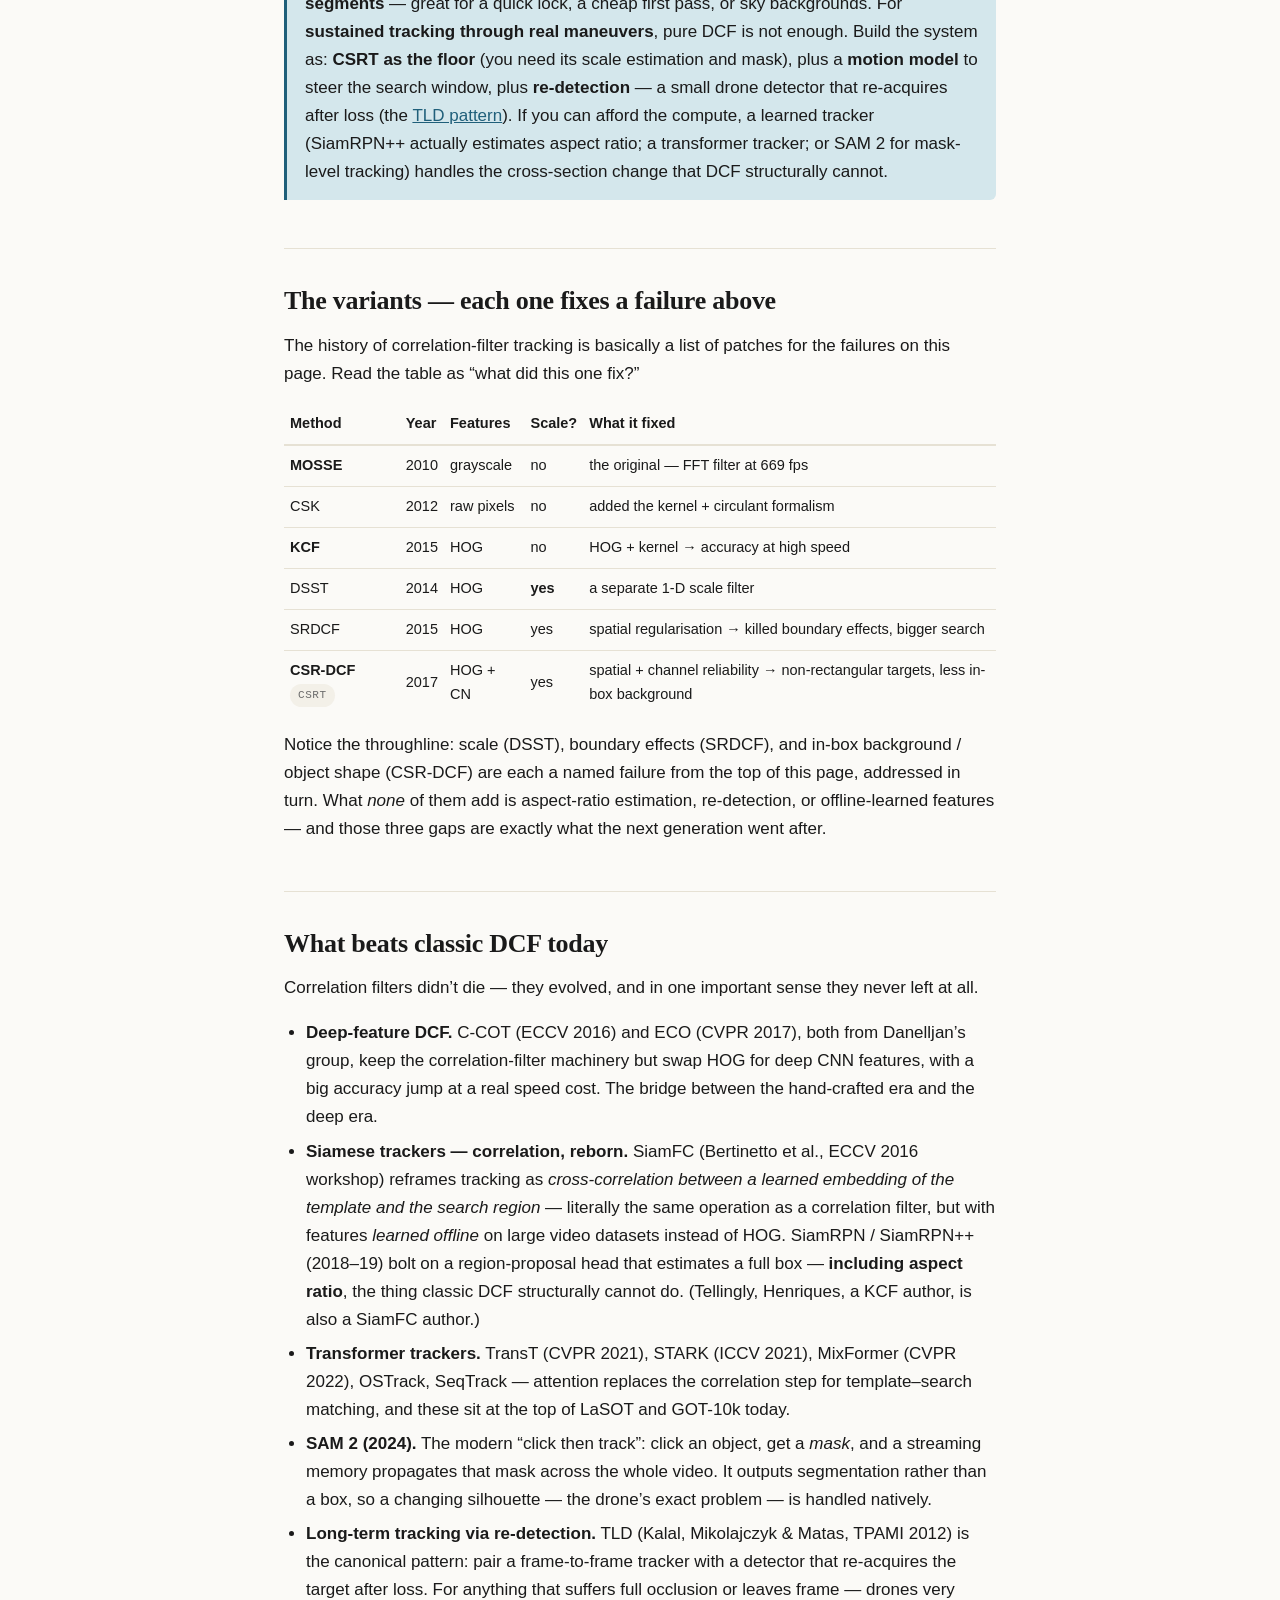
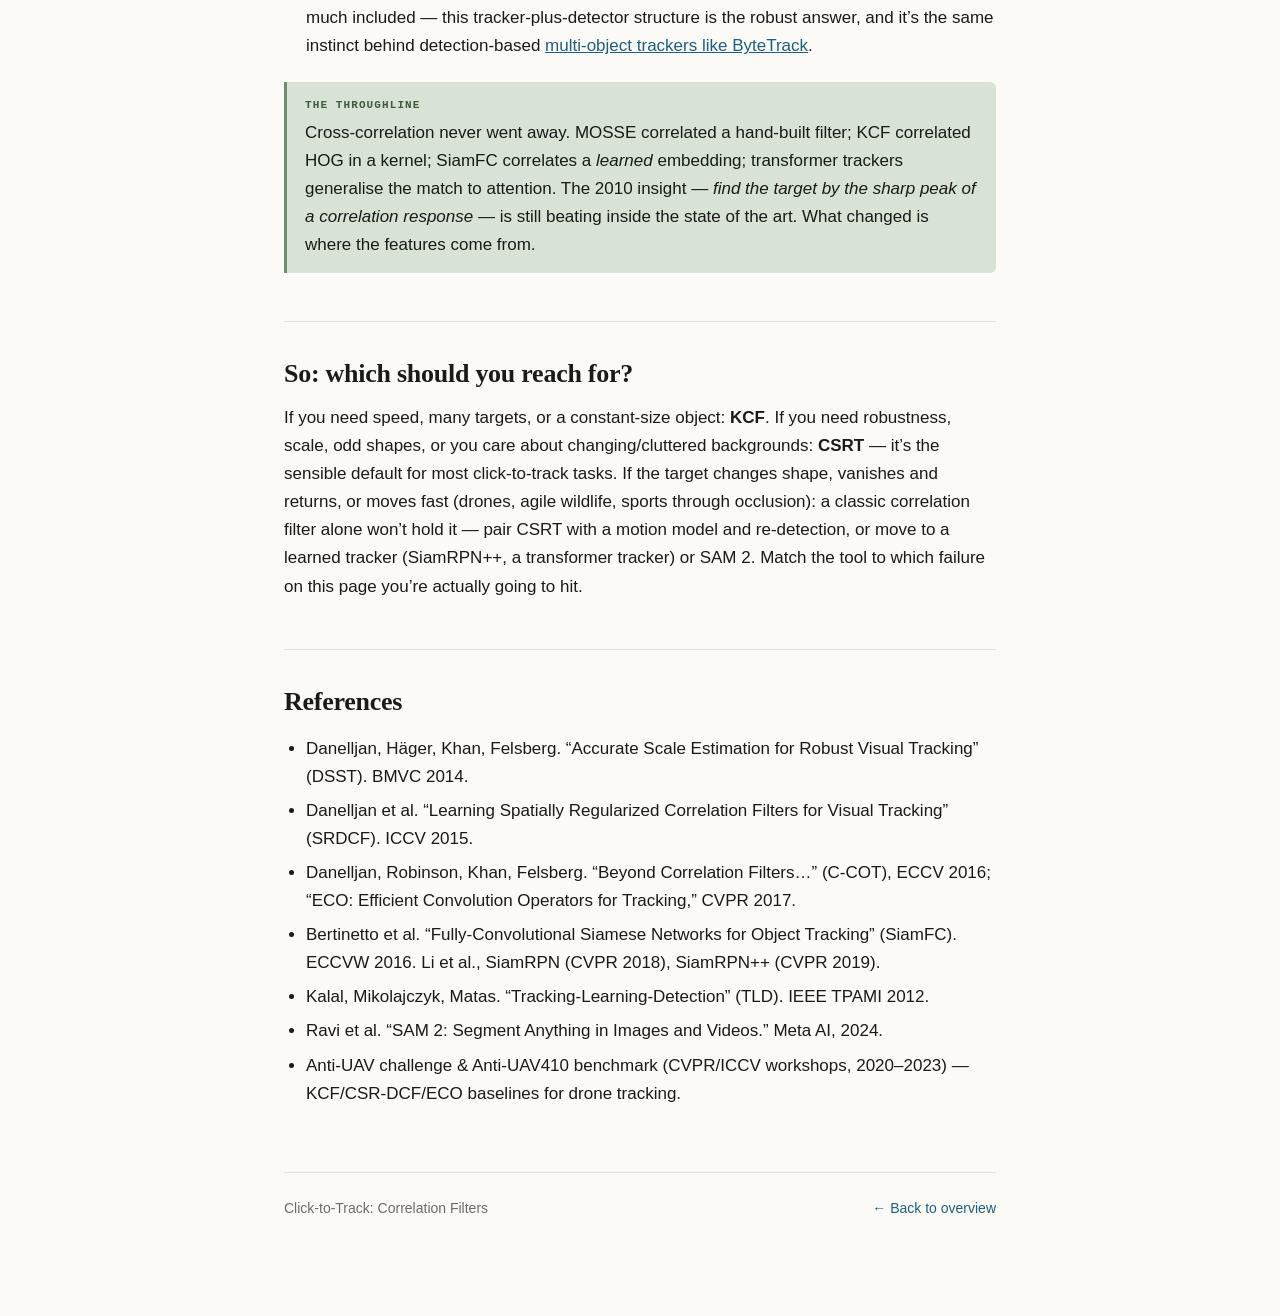
<file: dcf-tracking-guide/limits.html>
<!DOCTYPE html>
<html lang="en">
<head>
<meta charset="utf-8">
<meta name="viewport" content="width=device-width,initial-scale=1">
<title>Where it fails, changing backgrounds, and the drone problem — Click-to-Track: Correlation Filters</title>
<link rel="stylesheet" href="styles.css">
</head>
<body>

<nav class="topnav">
  <div class="inner">
    <a href="index.html" class="brand"><span class="dot"></span>Click-to-Track: Correlation Filters</a>
    <div class="links">
      <a href="index.html">How it works</a>
      <a href="limits.html" class="active">Limits & frontier</a>
    </div>
  </div>
</nav>

<main>
  <article>
    <header class="page-head">
      <div class="eyebrow">02 · where it breaks</div>
      <h1>Where it fails, changing backgrounds, and the drone problem</h1>
      <p class="lead">The same things that make correlation filters fast make them brittle. A taxonomy of how they lose the target, a straight answer on whether they survive a changing background, a worked verdict on tracking a maneuvering drone, and the trackers that fixed each weakness.</p>
    </header>

    <h2 id="failures">How a correlation filter loses the target</h2>

    <p>Everything good about a correlation filter &mdash; it learns online, it searches locally, it updates every frame &mdash; is also exactly how it fails. The failures are not random; they&rsquo;re the direct shadow of the design choices on the <a href="index.html">previous page</a>. Six recurring ones:</p>

    <ul>
      <li><strong>Fast motion &rarr; out of the window.</strong> The tracker only correlates over a <em>local</em> search region around the last position. If the target (or the camera) jumps farther than that region between frames, the peak simply isn&rsquo;t in the window and the target is gone. A bigger window costs speed and invites distractors.</li>
      <li><strong>Scale, and worse, aspect.</strong> Base KCF estimates translation only &mdash; the box never resizes. CSRT and DSST add a single <em>isotropic</em> scale factor. None of the classic filters estimate <strong>aspect-ratio change or out-of-plane rotation</strong>: the filter is a rigid rectangle. An object that changes its silhouette breaks that assumption (this is the heart of the <a href="#drone">drone problem</a>).</li>
      <li><strong>Occlusion, with no way back.</strong> When something passes in front of the target, the peak drops and the position is wrong &mdash; and because there is no detector and no re-detection, a plain DCF tracker has no mechanism to recover once it&rsquo;s truly lost. It keeps tracking <em>something</em>, just not your target.</li>
      <li><strong>Model contamination / drift.</strong> The online update retrains on whatever is inside the box every frame. Track slightly off-centre, or through a partial occlusion, and the filter learns background and occluder pixels. Errors compound, with no ground truth to correct them. Drift is the slow, silent killer.</li>
      <li><strong>Distractors.</strong> A second object that resembles the target &mdash; another player in the same kit, a similar texture, a reflection &mdash; produces its own peak. If it out-responds the true target for even a frame, the tracker hops to it and never looks back.</li>
      <li><strong>Boundary effects.</strong> The circulant/FFT trick assumes the patch wraps around periodically, which isn&rsquo;t true and creates spurious periodic responses near the edges. This is what caps the usable search region; SRDCF and CSRT&rsquo;s reliability map were built specifically to fight it.</li>
    </ul>

    <div class="callout warm">
      <div class="label">The one that gets you</div>
      <p><strong>Drift from contaminated updates.</strong> The other five announce themselves &mdash; the peak collapses, the box jumps. Drift doesn&rsquo;t. The filter keeps returning a confident peak while it slowly relearns itself onto the background or an occluder. By the time it&rsquo;s obviously wrong, the &ldquo;target&rdquo; model is already mostly scenery. Watch peak height; a steady decline is your early warning.</p>
    </div>

    <h2 id="changing-backgrounds">Does it work over a changing background?</h2>

    <p>This is the question people most often get backwards, so here is the blunt version first: <strong>yes, a changing background is basically fine &mdash; far more fine than your intuition says &mdash; and the things that actually hurt you are not &ldquo;change&rdquo; at all.</strong> To see why, you have to notice what a correlation filter is <em>not</em> doing.</p>

    <p>It is <strong>not background subtraction.</strong> A background-subtraction or frame-differencing system models the scene and flags whatever changed; it assumes a static camera and a stable background, and it falls apart the instant either moves. A correlation filter does the opposite: it localises the target by the <em>target&rsquo;s own learned appearance</em>. It never models the background as a thing to hold constant. So a panning camera, a target flying past wildly different scenery, a moving crowd behind it &mdash; none of that <em>inherently</em> breaks the filter, because none of it is an assumption the filter relies on.</p>

    <div class="two-col">
      <div>
        <h3>Breaks background subtraction</h3>
        <p>Camera pans. Scene lighting shifts. The whole background scrolls. A static-background model lights up everywhere &mdash; useless.</p>
      </div>
      <div>
        <h3>Fine for a correlation filter</h3>
        <p>Same pans, same scrolling scenery. The filter is still just looking for <em>its</em> peak. As long as the target stays in the search window and looks roughly like itself, the background behind it is irrelevant.</p>
      </div>
    </div>

    <p>So where does background actually bite? Three specific places &mdash; and notice none of them is &ldquo;the background changed&rdquo;:</p>

    <ul>
      <li><strong>Background baked <em>inside</em> the box.</strong> Your initial box is a rectangle, but real targets aren&rsquo;t. A bicycle, an outstretched limb, a thin antenna mast &mdash; a lot of the box is background. The filter learns those pixels too. While that background is constant they even <em>help</em> as free context. But the moment the scene behind the target changes, the part of the model built from the old background is now wrong, the peak weakens, and you drift. This is the real mechanism behind &ldquo;changing background hurt my tracker.&rdquo;</li>
      <li><strong>Distractors, not change.</strong> A changing background is dangerous mainly when the new scenery happens to <em>contain something that looks like the target</em>. The failure is resemblance, not motion: pan from empty sky onto a tree-line full of dark blobs and one of them may out-peak your dark target.</li>
      <li><strong>Change driven by fast camera motion.</strong> If the background is changing because the camera is whipping around, the target&rsquo;s apparent motion may exceed the search window &mdash; and now you&rsquo;ve lost it for the <a href="#failures">fast-motion</a> reason, not the background reason.</li>
    </ul>

    <div class="callout">
      <div class="label">The key reframing</div>
      <p>Changing background &ne; problem. <strong>Confusing background = problem.</strong> A correlation filter is essentially immune to <em>scenery change</em> in principle, but vulnerable to (1) look-alike distractors and (2) background pixels trapped inside a rectangular box. <strong>This is precisely what CSRT&rsquo;s spatial reliability map fixes:</strong> by masking the filter down to the object&rsquo;s actual shape, it stops learning the in-box background in the first place &mdash; so if you care about changing backgrounds, reach for CSRT over KCF.</p>
    </div>

    <h2 id="drone">The drone problem &mdash; a worked verdict</h2>

    <p>You asked specifically about a moving drone that changes its cross-section relative to the camera. It&rsquo;s a sharp test case, because a maneuvering drone trips almost every failure mode on this page at once. Let&rsquo;s walk it through honestly, best case to worst.</p>

    <h3>Background: the one part that&rsquo;s often easy</h3>
    <p>Against <strong>clear sky</strong>, a drone is close to the ideal target &mdash; high contrast, few distractors, a clean uncluttered response map. This is where DCF looks great. Against a <strong>tree-line, buildings, or ground clutter</strong>, it gets hard fast: low contrast, lots of dark blobs that act as distractors, and genuine confusers (birds, kites, balloons). Per the previous section, it&rsquo;s the <em>clutter and look-alikes</em> that hurt, not the fact that the background scrolls as the drone crosses the frame.</p>

    <h3>Scale: a solvable problem</h3>
    <p>As the drone flies toward or away from the camera its apparent size changes. Base <strong>KCF has no scale estimation at all</strong> &mdash; the box stays one size, so either it fills with background as the drone shrinks, or it clips the drone as it grows; either way the model is being contaminated. <strong>CSRT (or DSST) estimates scale</strong> and handles this reasonably. So for a drone, CSRT is the floor, not a luxury.</p>

    <h3>Cross-section change: the one that actually breaks it</h3>
    <p>Here is the crux of your question. As a drone banks, yaws, and pitches, its <em>silhouette</em> changes &mdash; a head-on quad reads as a roughly square blob with four rotor masses; rolled onto its side or edge-on it collapses toward a thin line. Two things change together: the <strong>aspect ratio</strong> of the true bounding box, and the <strong>appearance</strong> itself (out-of-plane rotation reveals a different view).</p>

    <figure>
      <svg viewBox="0 0 640 220" xmlns="http://www.w3.org/2000/svg" role="img" aria-label="A drone seen head-on fits a wide near-square bounding box; the same drone banked edge-on fits a tall narrow box. A correlation filter estimates translation and one scale factor but cannot change the box aspect ratio between these two views.">
        <defs>
          <marker id="arrd" markerWidth="10" markerHeight="10" refX="8" refY="5" orient="auto">
            <path d="M0,0 L9,5 L0,10 z" fill="#d97757"/>
          </marker>
        </defs>
        <!-- head-on -->
        <text x="120" y="34" text-anchor="middle" font-family="monospace" font-size="12" fill="#6b6b6b">head-on</text>
        <rect x="48" y="70" width="144" height="92" rx="3" fill="none" stroke="#1f5f7a" stroke-width="1.6" stroke-dasharray="5 3"/>
        <!-- quad body -->
        <line x1="92" y1="92" x2="148" y2="140" stroke="#3a3a3a" stroke-width="3"/>
        <line x1="148" y1="92" x2="92" y2="140" stroke="#3a3a3a" stroke-width="3"/>
        <circle cx="92" cy="92" r="11" fill="#6b8e6f" opacity="0.85"/>
        <circle cx="148" cy="92" r="11" fill="#6b8e6f" opacity="0.85"/>
        <circle cx="92" cy="140" r="11" fill="#6b8e6f" opacity="0.85"/>
        <circle cx="148" cy="140" r="11" fill="#6b8e6f" opacity="0.85"/>
        <text x="120" y="182" text-anchor="middle" font-family="monospace" font-size="11" fill="#1f5f7a">box &asymp; 1.5 : 1 wide</text>

        <!-- arrow + label -->
        <path d="M250,116 L330,116" fill="none" stroke="#d97757" stroke-width="1.6" marker-end="url(#arrd)"/>
        <text x="290" y="104" text-anchor="middle" font-family="sans-serif" font-size="12" fill="#8a3f1e">banks / yaws</text>

        <!-- edge-on -->
        <text x="470" y="34" text-anchor="middle" font-family="monospace" font-size="12" fill="#6b6b6b">edge-on</text>
        <rect x="446" y="58" width="48" height="120" rx="3" fill="none" stroke="#1f5f7a" stroke-width="1.6" stroke-dasharray="5 3"/>
        <line x1="470" y1="64" x2="470" y2="172" stroke="#3a3a3a" stroke-width="3"/>
        <circle cx="470" cy="70" r="9" fill="#6b8e6f" opacity="0.85"/>
        <circle cx="470" cy="166" r="9" fill="#6b8e6f" opacity="0.85"/>
        <ellipse cx="470" cy="118" rx="7" ry="16" fill="#3a3a3a" opacity="0.6"/>
        <text x="470" y="198" text-anchor="middle" font-family="monospace" font-size="11" fill="#1f5f7a">box &asymp; 1 : 2.5 tall</text>

        <text x="560" y="112" text-anchor="middle" font-family="sans-serif" font-size="13" font-weight="600" fill="#8a3f1e">aspect</text>
        <text x="560" y="130" text-anchor="middle" font-family="sans-serif" font-size="13" font-weight="600" fill="#8a3f1e">flips</text>
      </svg>
      <figcaption>The same drone, two attitudes. The true box goes from wide to tall and the appearance changes with it. A correlation filter can re-centre (translation) and rescale by one factor, but it cannot change the box&rsquo;s aspect ratio or model the rotated view &mdash; so the rigid filter trained head-on correlates poorly edge-on.</figcaption>
    </figure>

    <p>A classic correlation filter estimates <strong>translation plus, at most, one isotropic scale</strong>. It cannot stretch the box from wide to tall, and it has no notion of the object having rotated in depth. So a filter trained on the head-on view correlates poorly with the edge-on view: the peak drops, confidence falls, and you&rsquo;re one bad update away from drift. CSRT&rsquo;s spatial mask re-estimates the object region each frame and softens the blow a little, but it does <em>not</em> solve aspect-ratio change &mdash; that capability simply isn&rsquo;t in the model.</p>

    <div class="callout warm">
      <div class="label">Honest about the evidence</div>
      <p>That a banking drone breaks the rigid filter is an <em>inference</em> from two well-established facts &mdash; DCF can&rsquo;t model aspect/out-of-plane change, and UAV targets are documented as small, low-texture, and appearance-shifting &mdash; rather than one cited experiment. What <em>is</em> measured: on the Anti-UAV410 benchmark, KCF is a weak baseline (&asymp;&nbsp;34 on the reported state-accuracy metric) versus deeper trackers like ECO and SiamRPN (&asymp;&nbsp;46). For drones, correlation filters are the baselines, not the winners.</p>
    </div>

    <h3>Fast, erratic motion: the final straw</h3>
    <p>Drones dart. A quick repositioning can carry the target out of the local search window in a single frame, and combined with camera motion to keep it in view, the apparent jumps get larger still. Mitigations exist &mdash; a wider search region (slower, more distractors), higher capture frame rate (smaller per-frame motion), or a motion model (a Kalman predictor that moves the search window to where the drone is heading) &mdash; but each is a patch on a tracker that wasn&rsquo;t built for it.</p>

    <div class="callout">
      <div class="label">The verdict</div>
      <p>KCF/CSRT can hold a drone through <strong>short, smooth, roughly-constant-aspect segments</strong> &mdash; great for a quick lock, a cheap first pass, or sky backgrounds. For <strong>sustained tracking through real maneuvers</strong>, pure DCF is not enough. Build the system as: <strong>CSRT as the floor</strong> (you need its scale estimation and mask), plus a <strong>motion model</strong> to steer the search window, plus <strong>re-detection</strong> &mdash; a small drone detector that re-acquires after loss (the <a href="#frontier">TLD pattern</a>). If you can afford the compute, a learned tracker (SiamRPN++ actually estimates aspect ratio; a transformer tracker; or SAM&nbsp;2 for mask-level tracking) handles the cross-section change that DCF structurally cannot.</p>
    </div>

    <h2>The variants &mdash; each one fixes a failure above</h2>

    <p>The history of correlation-filter tracking is basically a list of patches for the failures on this page. Read the table as &ldquo;what did this one fix?&rdquo;</p>

    <table style="width:100%; border-collapse: collapse; margin: 16px 0; font-size: 14.5px;">
      <thead>
        <tr style="border-bottom: 2px solid var(--rule); text-align: left;">
          <th style="padding: 8px 6px;">Method</th>
          <th style="padding: 8px 6px;">Year</th>
          <th style="padding: 8px 6px;">Features</th>
          <th style="padding: 8px 6px;">Scale?</th>
          <th style="padding: 8px 6px;">What it fixed</th>
        </tr>
      </thead>
      <tbody>
        <tr style="border-bottom: 1px solid var(--rule);">
          <td style="padding: 8px 6px;"><strong>MOSSE</strong></td>
          <td style="padding: 8px 6px;">2010</td>
          <td style="padding: 8px 6px;">grayscale</td>
          <td style="padding: 8px 6px;">no</td>
          <td style="padding: 8px 6px;">the original &mdash; FFT filter at 669&nbsp;fps</td>
        </tr>
        <tr style="border-bottom: 1px solid var(--rule);">
          <td style="padding: 8px 6px;">CSK</td>
          <td style="padding: 8px 6px;">2012</td>
          <td style="padding: 8px 6px;">raw pixels</td>
          <td style="padding: 8px 6px;">no</td>
          <td style="padding: 8px 6px;">added the kernel + circulant formalism</td>
        </tr>
        <tr style="border-bottom: 1px solid var(--rule);">
          <td style="padding: 8px 6px;"><strong>KCF</strong></td>
          <td style="padding: 8px 6px;">2015</td>
          <td style="padding: 8px 6px;">HOG</td>
          <td style="padding: 8px 6px;">no</td>
          <td style="padding: 8px 6px;">HOG + kernel &rarr; accuracy at high speed</td>
        </tr>
        <tr style="border-bottom: 1px solid var(--rule);">
          <td style="padding: 8px 6px;">DSST</td>
          <td style="padding: 8px 6px;">2014</td>
          <td style="padding: 8px 6px;">HOG</td>
          <td style="padding: 8px 6px;"><strong>yes</strong></td>
          <td style="padding: 8px 6px;">a separate 1-D scale filter</td>
        </tr>
        <tr style="border-bottom: 1px solid var(--rule);">
          <td style="padding: 8px 6px;">SRDCF</td>
          <td style="padding: 8px 6px;">2015</td>
          <td style="padding: 8px 6px;">HOG</td>
          <td style="padding: 8px 6px;">yes</td>
          <td style="padding: 8px 6px;">spatial regularisation &rarr; killed boundary effects, bigger search</td>
        </tr>
        <tr>
          <td style="padding: 8px 6px;"><strong>CSR-DCF</strong> <span class="tag">CSRT</span></td>
          <td style="padding: 8px 6px;">2017</td>
          <td style="padding: 8px 6px;">HOG + CN</td>
          <td style="padding: 8px 6px;">yes</td>
          <td style="padding: 8px 6px;">spatial + channel reliability &rarr; non-rectangular targets, less in-box background</td>
        </tr>
      </tbody>
    </table>

    <p>Notice the throughline: scale (DSST), boundary effects (SRDCF), and in-box background / object shape (CSR-DCF) are each a named failure from the top of this page, addressed in turn. What <em>none</em> of them add is aspect-ratio estimation, re-detection, or offline-learned features &mdash; and those three gaps are exactly what the next generation went after.</p>

    <h2 id="frontier">What beats classic DCF today</h2>

    <p>Correlation filters didn&rsquo;t die &mdash; they evolved, and in one important sense they never left at all.</p>

    <ul>
      <li><strong>Deep-feature DCF.</strong> C-COT (ECCV 2016) and ECO (CVPR 2017), both from Danelljan&rsquo;s group, keep the correlation-filter machinery but swap HOG for deep CNN features, with a big accuracy jump at a real speed cost. The bridge between the hand-crafted era and the deep era.</li>
      <li><strong>Siamese trackers &mdash; correlation, reborn.</strong> SiamFC (Bertinetto et&nbsp;al., ECCV 2016 workshop) reframes tracking as <em>cross-correlation between a learned embedding of the template and the search region</em> &mdash; literally the same operation as a correlation filter, but with features <em>learned offline</em> on large video datasets instead of HOG. SiamRPN / SiamRPN++ (2018&ndash;19) bolt on a region-proposal head that estimates a full box &mdash; <strong>including aspect ratio</strong>, the thing classic DCF structurally cannot do. (Tellingly, Henriques, a KCF author, is also a SiamFC author.)</li>
      <li><strong>Transformer trackers.</strong> TransT (CVPR 2021), STARK (ICCV 2021), MixFormer (CVPR 2022), OSTrack, SeqTrack &mdash; attention replaces the correlation step for template&ndash;search matching, and these sit at the top of LaSOT and GOT-10k today.</li>
      <li><strong>SAM&nbsp;2 (2024).</strong> The modern &ldquo;click then track&rdquo;: click an object, get a <em>mask</em>, and a streaming memory propagates that mask across the whole video. It outputs segmentation rather than a box, so a changing silhouette &mdash; the drone&rsquo;s exact problem &mdash; is handled natively.</li>
      <li><strong>Long-term tracking via re-detection.</strong> TLD (Kalal, Mikolajczyk &amp; Matas, TPAMI 2012) is the canonical pattern: pair a frame-to-frame tracker with a detector that re-acquires the target after loss. For anything that suffers full occlusion or leaves frame &mdash; drones very much included &mdash; this tracker-plus-detector structure is the robust answer, and it&rsquo;s the same instinct behind detection-based <a href="../bytetrack-guide/index.html">multi-object trackers like ByteTrack</a>.</li>
    </ul>

    <div class="callout sage">
      <div class="label">The throughline</div>
      <p>Cross-correlation never went away. MOSSE correlated a hand-built filter; KCF correlated HOG in a kernel; SiamFC correlates a <em>learned</em> embedding; transformer trackers generalise the match to attention. The 2010 insight &mdash; <em>find the target by the sharp peak of a correlation response</em> &mdash; is still beating inside the state of the art. What changed is where the features come from.</p>
    </div>

    <h2>So: which should you reach for?</h2>
    <p>If you need speed, many targets, or a constant-size object: <strong>KCF</strong>. If you need robustness, scale, odd shapes, or you care about changing/cluttered backgrounds: <strong>CSRT</strong> &mdash; it&rsquo;s the sensible default for most click-to-track tasks. If the target changes shape, vanishes and returns, or moves fast (drones, agile wildlife, sports through occlusion): a classic correlation filter alone won&rsquo;t hold it &mdash; pair CSRT with a motion model and re-detection, or move to a learned tracker (SiamRPN++, a transformer tracker) or SAM&nbsp;2. Match the tool to which failure on this page you&rsquo;re actually going to hit.</p>

    <h2>References</h2>
    <ul>
      <li>Danelljan, H&auml;ger, Khan, Felsberg. &ldquo;Accurate Scale Estimation for Robust Visual Tracking&rdquo; (DSST). BMVC 2014.</li>
      <li>Danelljan et&nbsp;al. &ldquo;Learning Spatially Regularized Correlation Filters for Visual Tracking&rdquo; (SRDCF). ICCV 2015.</li>
      <li>Danelljan, Robinson, Khan, Felsberg. &ldquo;Beyond Correlation Filters&hellip;&rdquo; (C-COT), ECCV 2016; &ldquo;ECO: Efficient Convolution Operators for Tracking,&rdquo; CVPR 2017.</li>
      <li>Bertinetto et&nbsp;al. &ldquo;Fully-Convolutional Siamese Networks for Object Tracking&rdquo; (SiamFC). ECCVW 2016. Li et&nbsp;al., SiamRPN (CVPR 2018), SiamRPN++ (CVPR 2019).</li>
      <li>Kalal, Mikolajczyk, Matas. &ldquo;Tracking-Learning-Detection&rdquo; (TLD). IEEE TPAMI 2012.</li>
      <li>Ravi et&nbsp;al. &ldquo;SAM 2: Segment Anything in Images and Videos.&rdquo; Meta AI, 2024.</li>
      <li>Anti-UAV challenge &amp; Anti-UAV410 benchmark (CVPR/ICCV workshops, 2020&ndash;2023) &mdash; KCF/CSR-DCF/ECO baselines for drone tracking.</li>
    </ul>

    <footer class="page-foot">
      <span>Click-to-Track: Correlation Filters</span>
      <span><a href="index.html">&larr; Back to overview</a></span>
    </footer>
  </article>
</main>

</body>
</html>
</file>
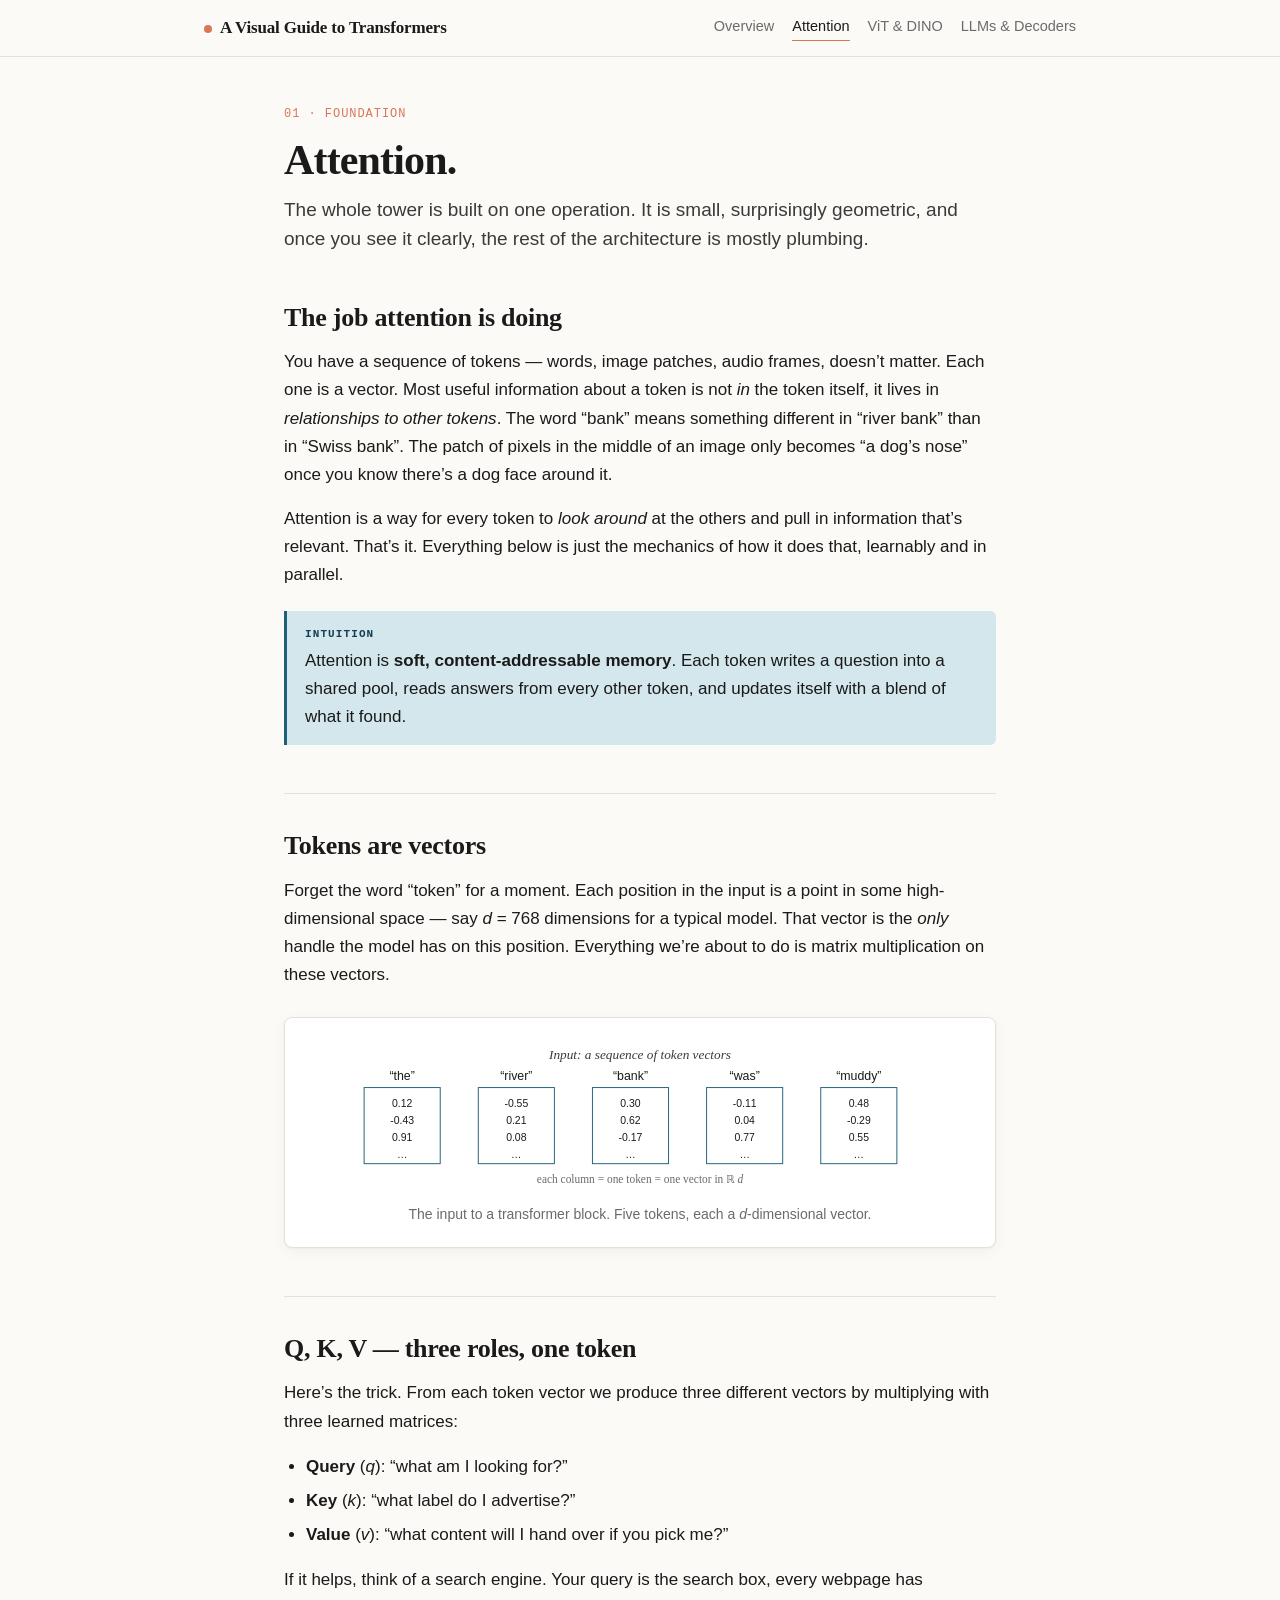
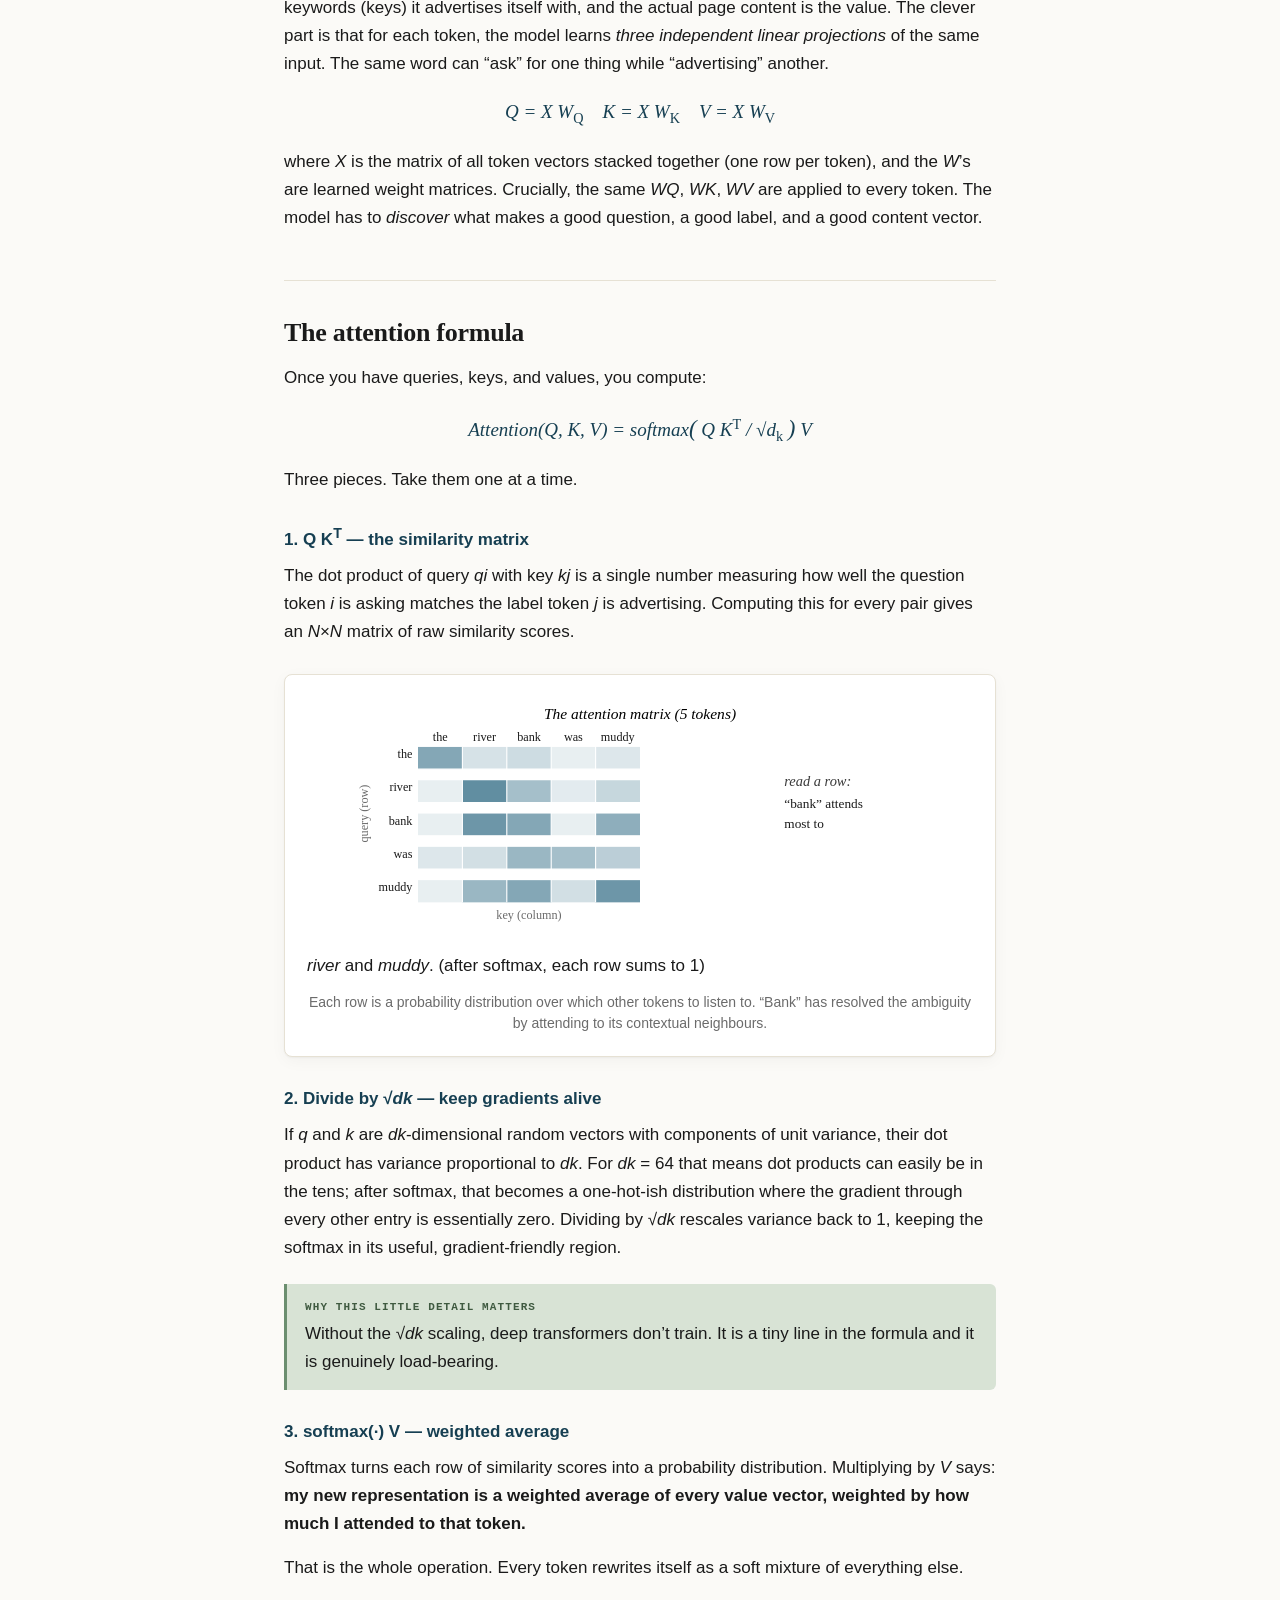
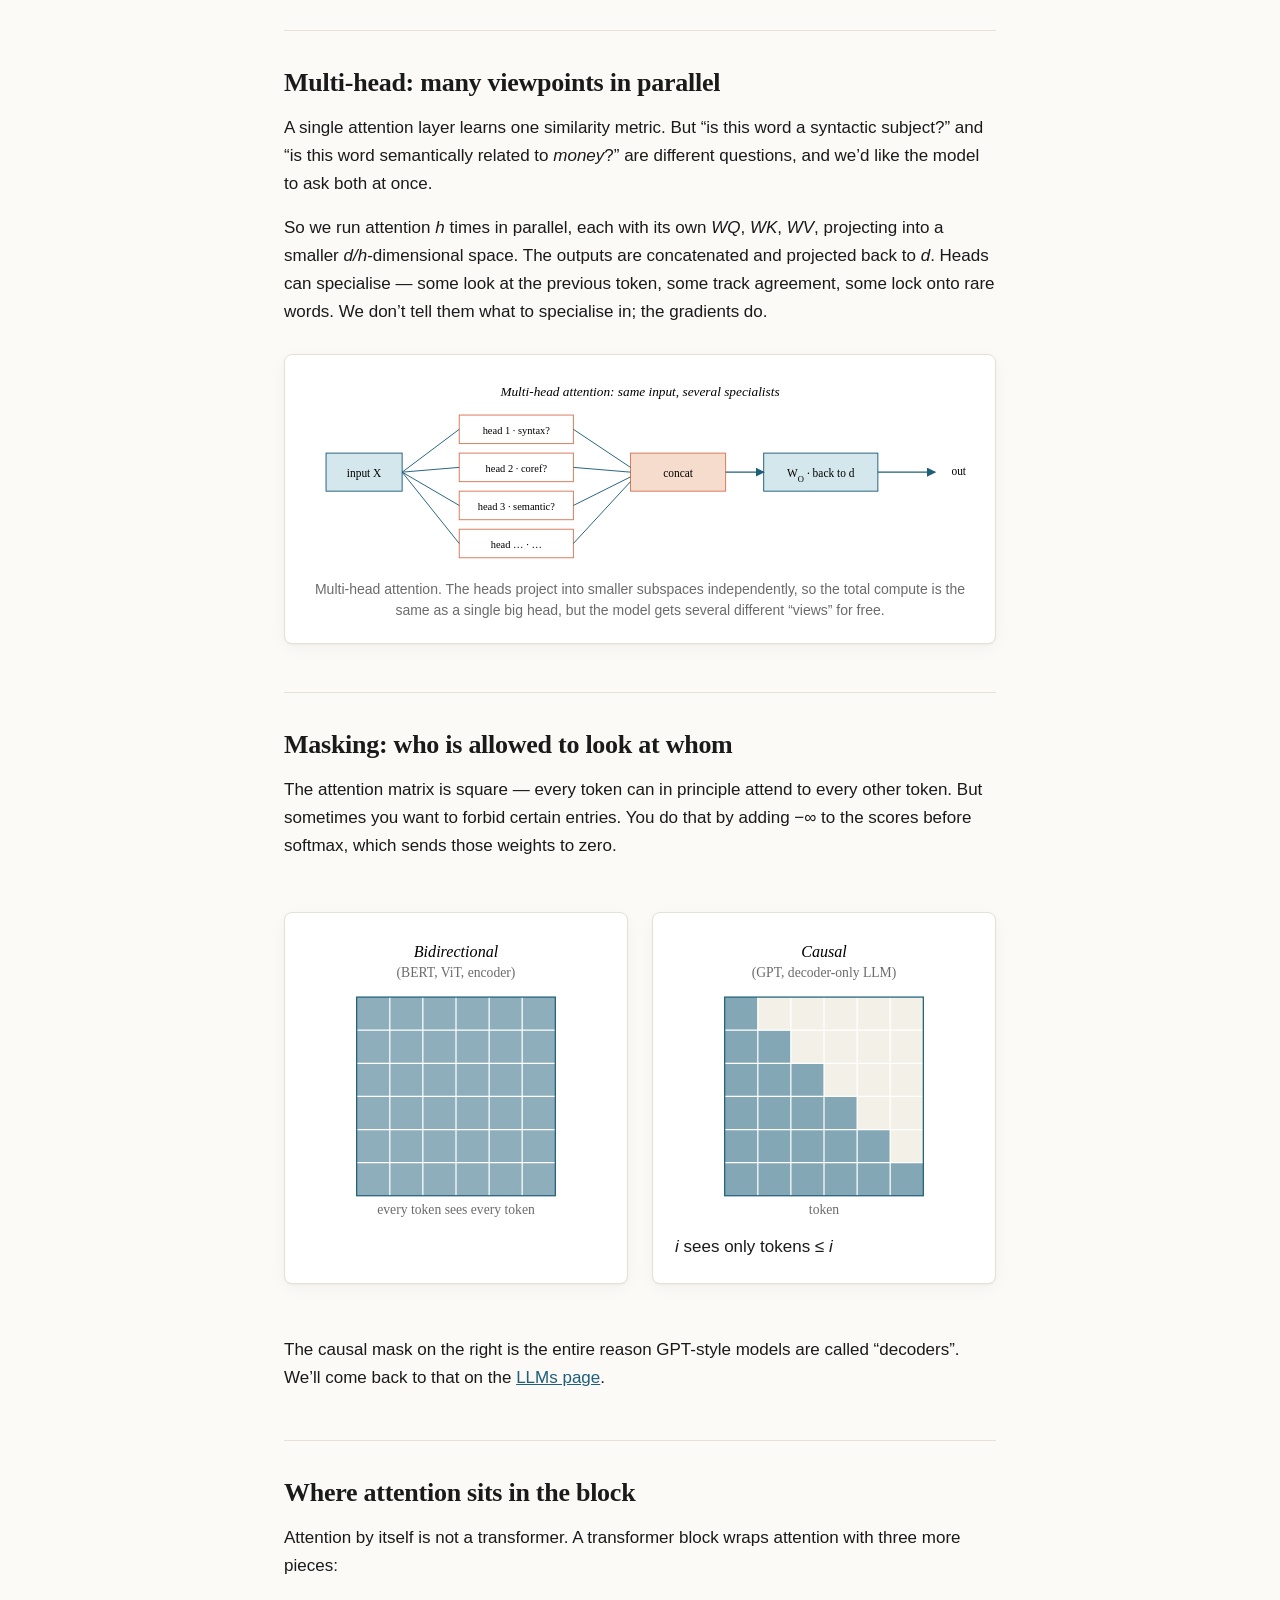
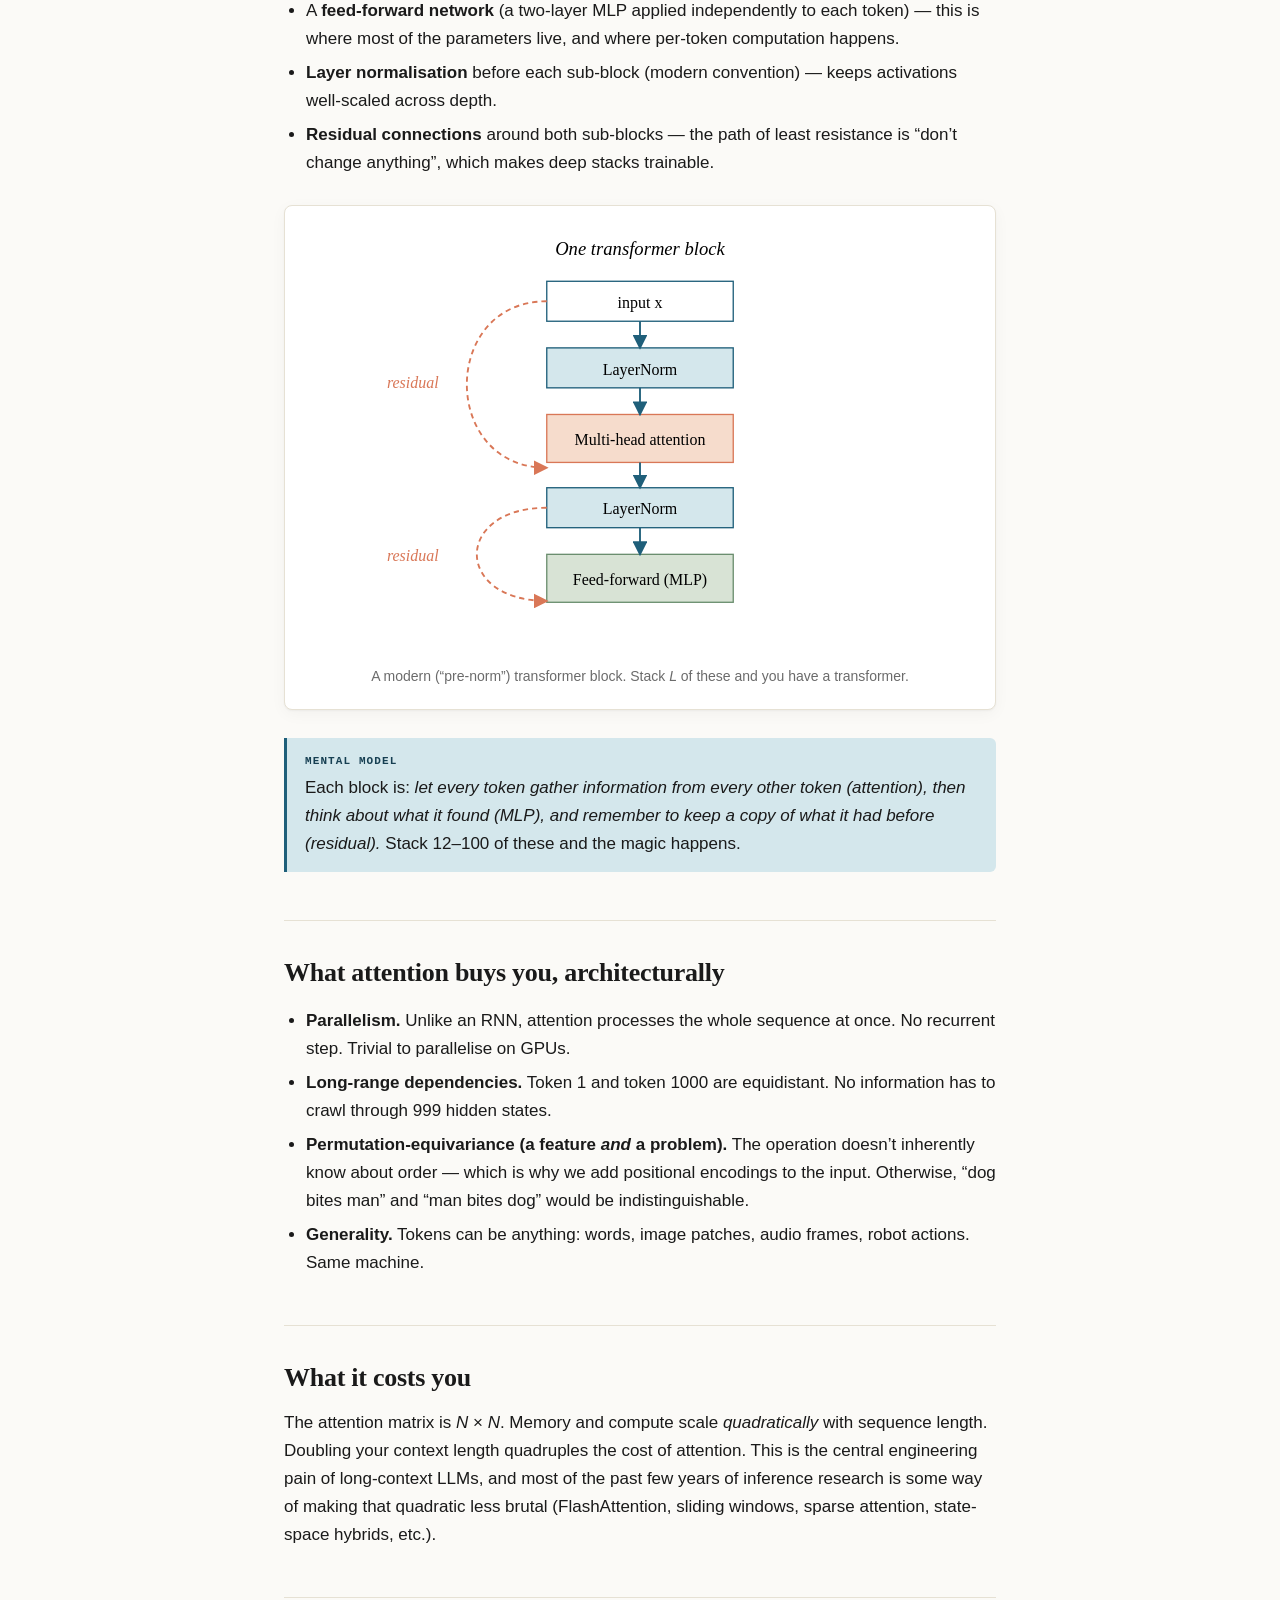
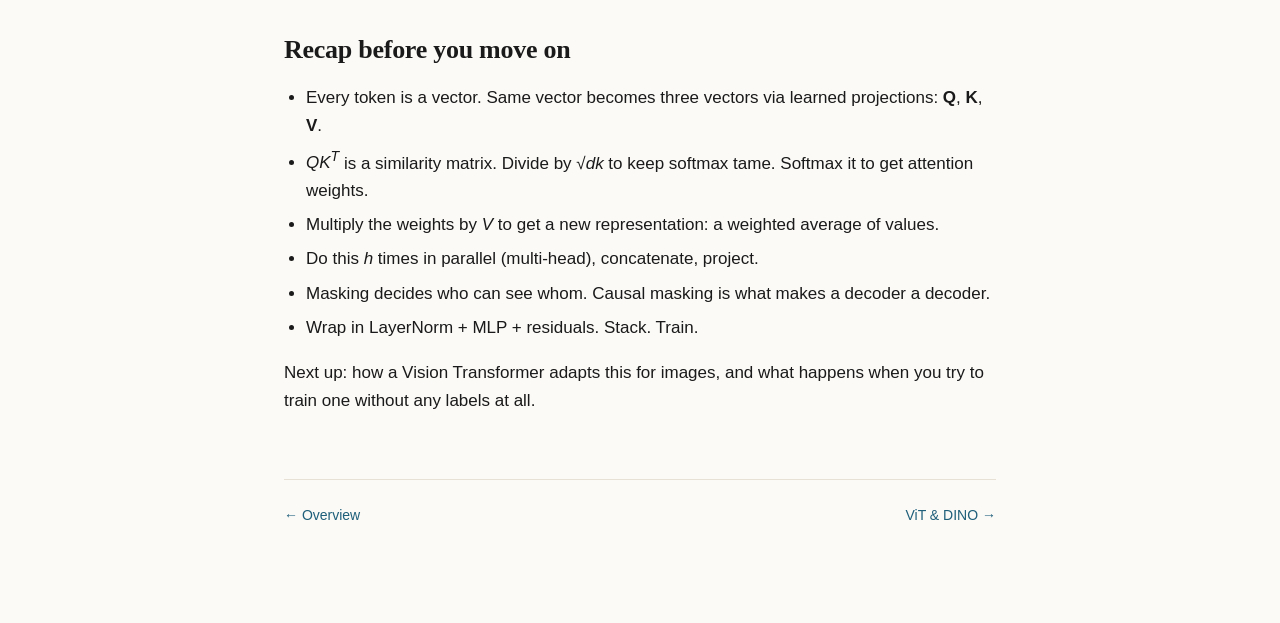
<file: transformers-guide/attention.html>
<!DOCTYPE html>
<html lang="en">
<head>
<meta charset="utf-8">
<meta name="viewport" content="width=device-width,initial-scale=1">
<title>Attention &mdash; A Visual Guide to Transformers</title>
<link rel="stylesheet" href="styles.css">
</head>
<body>

<nav class="topnav">
  <div class="inner">
    <a href="index.html" class="brand"><span class="dot"></span>A Visual Guide to Transformers</a>
    <div class="links">
      <a href="index.html">Overview</a>
      <a href="attention.html" class="active">Attention</a>
      <a href="dino.html">ViT &amp; DINO</a>
      <a href="llms.html">LLMs &amp; Decoders</a>
    </div>
  </div>
</nav>

<main>
  <article>
    <header class="page-head">
      <div class="eyebrow">01 &middot; Foundation</div>
      <h1>Attention.</h1>
      <p class="lead">The whole tower is built on one operation. It is small, surprisingly geometric, and once you see it clearly, the rest of the architecture is mostly plumbing.</p>
    </header>

    <h2>The job attention is doing</h2>
    <p>You have a sequence of tokens &mdash; words, image patches, audio frames, doesn&rsquo;t matter. Each one is a vector. Most useful information about a token is not <em>in</em> the token itself, it lives in <em>relationships to other tokens</em>. The word &ldquo;bank&rdquo; means something different in &ldquo;river bank&rdquo; than in &ldquo;Swiss bank&rdquo;. The patch of pixels in the middle of an image only becomes &ldquo;a dog&rsquo;s nose&rdquo; once you know there&rsquo;s a dog face around it.</p>
    <p>Attention is a way for every token to <em>look around</em> at the others and pull in information that&rsquo;s relevant. That&rsquo;s it. Everything below is just the mechanics of how it does that, learnably and in parallel.</p>

    <div class="callout">
      <div class="label">Intuition</div>
      <p>Attention is <strong>soft, content-addressable memory</strong>. Each token writes a question into a shared pool, reads answers from every other token, and updates itself with a blend of what it found.</p>
    </div>

    <h2>Tokens are vectors</h2>
    <p>Forget the word &ldquo;token&rdquo; for a moment. Each position in the input is a point in some high-dimensional space &mdash; say <em>d</em> = 768 dimensions for a typical model. That vector is the <em>only</em> handle the model has on this position. Everything we&rsquo;re about to do is matrix multiplication on these vectors.</p>

    <figure>
      <svg viewBox="0 0 700 160" xmlns="http://www.w3.org/2000/svg">
        <text x="350" y="20" text-anchor="middle" font-family="ui-serif, Georgia" font-style="italic" font-size="14" fill="#3a3a3a">Input: a sequence of token vectors</text>

        <!-- 5 token vectors -->
        <g font-family="-apple-system, sans-serif" font-size="11" fill="#1a1a1a">
          <g transform="translate(60,50)">
            <rect width="80" height="80" fill="#fff" stroke="#1f5f7a"/>
            <text x="40" y="-8" text-anchor="middle" font-size="13">&ldquo;the&rdquo;</text>
            <text x="40" y="20" text-anchor="middle">0.12</text>
            <text x="40" y="38" text-anchor="middle">-0.43</text>
            <text x="40" y="56" text-anchor="middle">0.91</text>
            <text x="40" y="74" text-anchor="middle">&hellip;</text>
          </g>
          <g transform="translate(180,50)">
            <rect width="80" height="80" fill="#fff" stroke="#1f5f7a"/>
            <text x="40" y="-8" text-anchor="middle" font-size="13">&ldquo;river&rdquo;</text>
            <text x="40" y="20" text-anchor="middle">-0.55</text>
            <text x="40" y="38" text-anchor="middle">0.21</text>
            <text x="40" y="56" text-anchor="middle">0.08</text>
            <text x="40" y="74" text-anchor="middle">&hellip;</text>
          </g>
          <g transform="translate(300,50)">
            <rect width="80" height="80" fill="#fff" stroke="#1f5f7a"/>
            <text x="40" y="-8" text-anchor="middle" font-size="13">&ldquo;bank&rdquo;</text>
            <text x="40" y="20" text-anchor="middle">0.30</text>
            <text x="40" y="38" text-anchor="middle">0.62</text>
            <text x="40" y="56" text-anchor="middle">-0.17</text>
            <text x="40" y="74" text-anchor="middle">&hellip;</text>
          </g>
          <g transform="translate(420,50)">
            <rect width="80" height="80" fill="#fff" stroke="#1f5f7a"/>
            <text x="40" y="-8" text-anchor="middle" font-size="13">&ldquo;was&rdquo;</text>
            <text x="40" y="20" text-anchor="middle">-0.11</text>
            <text x="40" y="38" text-anchor="middle">0.04</text>
            <text x="40" y="56" text-anchor="middle">0.77</text>
            <text x="40" y="74" text-anchor="middle">&hellip;</text>
          </g>
          <g transform="translate(540,50)">
            <rect width="80" height="80" fill="#fff" stroke="#1f5f7a"/>
            <text x="40" y="-8" text-anchor="middle" font-size="13">&ldquo;muddy&rdquo;</text>
            <text x="40" y="20" text-anchor="middle">0.48</text>
            <text x="40" y="38" text-anchor="middle">-0.29</text>
            <text x="40" y="56" text-anchor="middle">0.55</text>
            <text x="40" y="74" text-anchor="middle">&hellip;</text>
          </g>
        </g>

        <text x="350" y="150" text-anchor="middle" font-family="-apple-system" font-size="12" fill="#6b6b6b">each column = one token = one vector in &reals;<tspan font-style="italic">&thinsp;d</tspan></text>
      </svg>
      <figcaption>The input to a transformer block. Five tokens, each a <em>d</em>-dimensional vector.</figcaption>
    </figure>

    <h2>Q, K, V &mdash; three roles, one token</h2>
    <p>Here&rsquo;s the trick. From each token vector we produce three different vectors by multiplying with three learned matrices:</p>
    <ul>
      <li><strong>Query</strong> (<em>q</em>): &ldquo;what am I looking for?&rdquo;</li>
      <li><strong>Key</strong> (<em>k</em>): &ldquo;what label do I advertise?&rdquo;</li>
      <li><strong>Value</strong> (<em>v</em>): &ldquo;what content will I hand over if you pick me?&rdquo;</li>
    </ul>
    <p>If it helps, think of a search engine. Your query is the search box, every webpage has keywords (keys) it advertises itself with, and the actual page content is the value. The clever part is that for each token, the model learns <em>three independent linear projections</em> of the same input. The same word can &ldquo;ask&rdquo; for one thing while &ldquo;advertising&rdquo; another.</p>

    <p class="eq">Q = X W<span class="small">Q</span> &nbsp;&nbsp; K = X W<span class="small">K</span> &nbsp;&nbsp; V = X W<span class="small">V</span></p>

    <p>where <em>X</em> is the matrix of all token vectors stacked together (one row per token), and the <em>W</em>&rsquo;s are learned weight matrices. Crucially, the same <em>W<span class="small">Q</span></em>, <em>W<span class="small">K</span></em>, <em>W<span class="small">V</span></em> are applied to every token. The model has to <em>discover</em> what makes a good question, a good label, and a good content vector.</p>

    <h2>The attention formula</h2>
    <p>Once you have queries, keys, and values, you compute:</p>

    <p class="eq">Attention(Q, K, V) = softmax<big>(</big> Q K<span class="top">T</span> / &radic;<em>d<span class="small">k</span></em> <big>)</big> V</p>

    <p>Three pieces. Take them one at a time.</p>

    <h3>1. Q K<sup>T</sup> &mdash; the similarity matrix</h3>
    <p>The dot product of query <em>q<span class="small">i</span></em> with key <em>k<span class="small">j</span></em> is a single number measuring how well the question token <em>i</em> is asking matches the label token <em>j</em> is advertising. Computing this for every pair gives an <em>N</em>&times;<em>N</em> matrix of raw similarity scores.</p>

    <figure>
      <svg viewBox="0 0 600 230" xmlns="http://www.w3.org/2000/svg">
        <text x="300" y="20" text-anchor="middle" font-family="ui-serif, Georgia" font-style="italic" font-size="14">The attention matrix (5 tokens)</text>

        <!-- Row labels -->
        <g font-family="-apple-system" font-size="11" fill="#1a1a1a">
          <text x="95" y="55" text-anchor="end">the</text>
          <text x="95" y="85" text-anchor="end">river</text>
          <text x="95" y="115" text-anchor="end">bank</text>
          <text x="95" y="145" text-anchor="end">was</text>
          <text x="95" y="175" text-anchor="end">muddy</text>
          <text x="55" y="105" text-anchor="middle" transform="rotate(-90 55 105)" fill="#6b6b6b">query (row)</text>
        </g>
        <!-- Col labels -->
        <g font-family="-apple-system" font-size="11" fill="#1a1a1a">
          <text x="120" y="40" text-anchor="middle">the</text>
          <text x="160" y="40" text-anchor="middle">river</text>
          <text x="200" y="40" text-anchor="middle">bank</text>
          <text x="240" y="40" text-anchor="middle">was</text>
          <text x="280" y="40" text-anchor="middle">muddy</text>
          <text x="200" y="200" text-anchor="middle" fill="#6b6b6b">key (column)</text>
        </g>
        <!-- Grid -->
        <g>
          <!-- row 1: the -->
          <rect x="100" y="45" width="40" height="20" fill="#1f5f7a" fill-opacity="0.55"/>
          <rect x="140" y="45" width="40" height="20" fill="#1f5f7a" fill-opacity="0.18"/>
          <rect x="180" y="45" width="40" height="20" fill="#1f5f7a" fill-opacity="0.22"/>
          <rect x="220" y="45" width="40" height="20" fill="#1f5f7a" fill-opacity="0.10"/>
          <rect x="260" y="45" width="40" height="20" fill="#1f5f7a" fill-opacity="0.15"/>
          <!-- row 2: river -->
          <rect x="100" y="75" width="40" height="20" fill="#1f5f7a" fill-opacity="0.10"/>
          <rect x="140" y="75" width="40" height="20" fill="#1f5f7a" fill-opacity="0.70"/>
          <rect x="180" y="75" width="40" height="20" fill="#1f5f7a" fill-opacity="0.40"/>
          <rect x="220" y="75" width="40" height="20" fill="#1f5f7a" fill-opacity="0.12"/>
          <rect x="260" y="75" width="40" height="20" fill="#1f5f7a" fill-opacity="0.25"/>
          <!-- row 3: bank -->
          <rect x="100" y="105" width="40" height="20" fill="#1f5f7a" fill-opacity="0.10"/>
          <rect x="140" y="105" width="40" height="20" fill="#1f5f7a" fill-opacity="0.65"/>
          <rect x="180" y="105" width="40" height="20" fill="#1f5f7a" fill-opacity="0.55"/>
          <rect x="220" y="105" width="40" height="20" fill="#1f5f7a" fill-opacity="0.10"/>
          <rect x="260" y="105" width="40" height="20" fill="#1f5f7a" fill-opacity="0.50"/>
          <!-- row 4: was -->
          <rect x="100" y="135" width="40" height="20" fill="#1f5f7a" fill-opacity="0.15"/>
          <rect x="140" y="135" width="40" height="20" fill="#1f5f7a" fill-opacity="0.20"/>
          <rect x="180" y="135" width="40" height="20" fill="#1f5f7a" fill-opacity="0.45"/>
          <rect x="220" y="135" width="40" height="20" fill="#1f5f7a" fill-opacity="0.40"/>
          <rect x="260" y="135" width="40" height="20" fill="#1f5f7a" fill-opacity="0.30"/>
          <!-- row 5: muddy -->
          <rect x="100" y="165" width="40" height="20" fill="#1f5f7a" fill-opacity="0.10"/>
          <rect x="140" y="165" width="40" height="20" fill="#1f5f7a" fill-opacity="0.45"/>
          <rect x="180" y="165" width="40" height="20" fill="#1f5f7a" fill-opacity="0.55"/>
          <rect x="220" y="165" width="40" height="20" fill="#1f5f7a" fill-opacity="0.20"/>
          <rect x="260" y="165" width="40" height="20" fill="#1f5f7a" fill-opacity="0.65"/>
        </g>
        <!-- grid lines -->
        <g stroke="#ffffff" stroke-width="1">
          <line x1="100" y1="65" x2="300" y2="65"/>
          <line x1="100" y1="95" x2="300" y2="95"/>
          <line x1="100" y1="125" x2="300" y2="125"/>
          <line x1="100" y1="155" x2="300" y2="155"/>
          <line x1="140" y1="45" x2="140" y2="185"/>
          <line x1="180" y1="45" x2="180" y2="185"/>
          <line x1="220" y1="45" x2="220" y2="185"/>
          <line x1="260" y1="45" x2="260" y2="185"/>
        </g>

        <!-- Annotation -->
        <text x="430" y="80" font-family="ui-serif, Georgia" font-style="italic" font-size="13" fill="#3a3a3a">read a row:</text>
        <text x="430" y="100" font-family="-apple-system" font-size="12" fill="#1a1a1a">&ldquo;bank&rdquo; attends</text>
        <text x="430" y="118" font-family="-apple-system" font-size="12" fill="#1a1a1a">most to <em>river</em></text>
        <text x="430" y="136" font-family="-apple-system" font-size="12" fill="#1a1a1a">and <em>muddy</em>.</text>
        <text x="430" y="170" font-family="-apple-system" font-size="11" fill="#6b6b6b">(after softmax,</text>
        <text x="430" y="184" font-family="-apple-system" font-size="11" fill="#6b6b6b">each row sums to 1)</text>
        <path d="M425,108 L305,113" stroke="#d97757" stroke-width="1.2" fill="none" marker-end="url(#arr2)"/>
        <defs>
          <marker id="arr2" markerWidth="8" markerHeight="8" refX="7" refY="4" orient="auto">
            <path d="M0,0 L8,4 L0,8 Z" fill="#d97757"/>
          </marker>
        </defs>
      </svg>
      <figcaption>Each row is a probability distribution over which other tokens to listen to. &ldquo;Bank&rdquo; has resolved the ambiguity by attending to its contextual neighbours.</figcaption>
    </figure>

    <h3>2. Divide by &radic;<em>d<span class="small">k</span></em> &mdash; keep gradients alive</h3>
    <p>If <em>q</em> and <em>k</em> are <em>d<span class="small">k</span></em>-dimensional random vectors with components of unit variance, their dot product has variance proportional to <em>d<span class="small">k</span></em>. For <em>d<span class="small">k</span></em> = 64 that means dot products can easily be in the tens; after softmax, that becomes a one-hot-ish distribution where the gradient through every other entry is essentially zero. Dividing by &radic;<em>d<span class="small">k</span></em> rescales variance back to 1, keeping the softmax in its useful, gradient-friendly region.</p>

    <div class="callout sage">
      <div class="label">Why this little detail matters</div>
      <p>Without the &radic;<em>d<span class="small">k</span></em> scaling, deep transformers don&rsquo;t train. It is a tiny line in the formula and it is genuinely load-bearing.</p>
    </div>

    <h3>3. softmax(&middot;) V &mdash; weighted average</h3>
    <p>Softmax turns each row of similarity scores into a probability distribution. Multiplying by <em>V</em> says: <strong>my new representation is a weighted average of every value vector, weighted by how much I attended to that token.</strong></p>
    <p>That is the whole operation. Every token rewrites itself as a soft mixture of everything else.</p>

    <h2>Multi-head: many viewpoints in parallel</h2>
    <p>A single attention layer learns one similarity metric. But &ldquo;is this word a syntactic subject?&rdquo; and &ldquo;is this word semantically related to <em>money</em>?&rdquo; are different questions, and we&rsquo;d like the model to ask both at once.</p>
    <p>So we run attention <em>h</em> times in parallel, each with its own <em>W<span class="small">Q</span></em>, <em>W<span class="small">K</span></em>, <em>W<span class="small">V</span></em>, projecting into a smaller <em>d/h</em>-dimensional space. The outputs are concatenated and projected back to <em>d</em>. Heads can specialise &mdash; some look at the previous token, some track agreement, some lock onto rare words. We don&rsquo;t tell them what to specialise in; the gradients do.</p>

    <figure>
      <svg viewBox="0 0 700 200" xmlns="http://www.w3.org/2000/svg">
        <text x="350" y="20" text-anchor="middle" font-family="ui-serif, Georgia" font-style="italic" font-size="14">Multi-head attention: same input, several specialists</text>
        <!-- input -->
        <rect x="20" y="80" width="80" height="40" fill="#d4e7ec" stroke="#1f5f7a"/>
        <text x="60" y="105" text-anchor="middle" font-family="-apple-system" font-size="12">input X</text>

        <!-- heads -->
        <g font-family="-apple-system" font-size="11">
          <rect x="160" y="40"  width="120" height="30" fill="#fff" stroke="#d97757"/>
          <text x="220" y="60" text-anchor="middle">head 1 &middot; syntax?</text>
          <rect x="160" y="80"  width="120" height="30" fill="#fff" stroke="#d97757"/>
          <text x="220" y="100" text-anchor="middle">head 2 &middot; coref?</text>
          <rect x="160" y="120" width="120" height="30" fill="#fff" stroke="#d97757"/>
          <text x="220" y="140" text-anchor="middle">head 3 &middot; semantic?</text>
          <rect x="160" y="160" width="120" height="30" fill="#fff" stroke="#d97757"/>
          <text x="220" y="180" text-anchor="middle">head &hellip; &middot; &hellip;</text>
        </g>
        <!-- arrows -->
        <g stroke="#1f5f7a" stroke-width="1" fill="none">
          <line x1="100" y1="100" x2="160" y2="55"/>
          <line x1="100" y1="100" x2="160" y2="95"/>
          <line x1="100" y1="100" x2="160" y2="135"/>
          <line x1="100" y1="100" x2="160" y2="175"/>
        </g>

        <!-- concat -->
        <rect x="340" y="80" width="100" height="40" fill="#f6dccc" stroke="#d97757"/>
        <text x="390" y="105" text-anchor="middle" font-family="-apple-system" font-size="12">concat</text>
        <g stroke="#1f5f7a" stroke-width="1" fill="none">
          <line x1="280" y1="55"  x2="340" y2="95"/>
          <line x1="280" y1="95"  x2="340" y2="100"/>
          <line x1="280" y1="135" x2="340" y2="105"/>
          <line x1="280" y1="175" x2="340" y2="110"/>
        </g>

        <!-- output proj -->
        <rect x="480" y="80" width="120" height="40" fill="#d4e7ec" stroke="#1f5f7a"/>
        <text x="540" y="105" text-anchor="middle" font-family="-apple-system" font-size="12">W<tspan font-size="9" baseline-shift="sub">O</tspan> &middot; back to d</text>
        <line x1="440" y1="100" x2="480" y2="100" stroke="#1f5f7a" stroke-width="1.2" marker-end="url(#arr3)"/>
        <defs>
          <marker id="arr3" markerWidth="8" markerHeight="8" refX="7" refY="4" orient="auto">
            <path d="M0,0 L8,4 L0,8 Z" fill="#1f5f7a"/>
          </marker>
        </defs>

        <line x1="600" y1="100" x2="660" y2="100" stroke="#1f5f7a" stroke-width="1.2" marker-end="url(#arr3)"/>
        <text x="685" y="103" text-anchor="middle" font-family="-apple-system" font-size="12">out</text>
      </svg>
      <figcaption>Multi-head attention. The heads project into smaller subspaces independently, so the total compute is the same as a single big head, but the model gets several different &ldquo;views&rdquo; for free.</figcaption>
    </figure>

    <h2>Masking: who is allowed to look at whom</h2>
    <p>The attention matrix is square &mdash; every token can in principle attend to every other token. But sometimes you want to forbid certain entries. You do that by adding &minus;&infin; to the scores before softmax, which sends those weights to zero.</p>

    <div class="two-col">
      <figure>
        <svg viewBox="0 0 240 240" xmlns="http://www.w3.org/2000/svg">
          <text x="120" y="18" text-anchor="middle" font-family="ui-serif, Georgia" font-style="italic" font-size="13">Bidirectional</text>
          <text x="120" y="34" text-anchor="middle" font-family="-apple-system" font-size="11" fill="#6b6b6b">(BERT, ViT, encoder)</text>
          <g>
            <!-- 6x6 grid all colored -->
            <g fill="#1f5f7a" fill-opacity="0.5">
              <rect x="40" y="50" width="160" height="160"/>
            </g>
            <g stroke="#fff" stroke-width="1">
              <line x1="40"  y1="76.7"  x2="200" y2="76.7"/>
              <line x1="40"  y1="103.3" x2="200" y2="103.3"/>
              <line x1="40"  y1="130"   x2="200" y2="130"/>
              <line x1="40"  y1="156.7" x2="200" y2="156.7"/>
              <line x1="40"  y1="183.3" x2="200" y2="183.3"/>
              <line x1="66.7"  y1="50" x2="66.7"  y2="210"/>
              <line x1="93.3"  y1="50" x2="93.3"  y2="210"/>
              <line x1="120"   y1="50" x2="120"   y2="210"/>
              <line x1="146.7" y1="50" x2="146.7" y2="210"/>
              <line x1="173.3" y1="50" x2="173.3" y2="210"/>
            </g>
            <rect x="40" y="50" width="160" height="160" fill="none" stroke="#1f5f7a"/>
          </g>
          <text x="120" y="225" text-anchor="middle" font-family="-apple-system" font-size="11" fill="#6b6b6b">every token sees every token</text>
        </svg>
      </figure>
      <figure>
        <svg viewBox="0 0 240 240" xmlns="http://www.w3.org/2000/svg">
          <text x="120" y="18" text-anchor="middle" font-family="ui-serif, Georgia" font-style="italic" font-size="13">Causal</text>
          <text x="120" y="34" text-anchor="middle" font-family="-apple-system" font-size="11" fill="#6b6b6b">(GPT, decoder-only LLM)</text>
          <g>
            <!-- lower triangle filled -->
            <g fill="#1f5f7a" fill-opacity="0.55">
              <rect x="40"    y="50"    width="26.7" height="26.7"/>
              <rect x="40"    y="76.7"  width="53.3" height="26.7"/>
              <rect x="40"    y="103.3" width="80"   height="26.7"/>
              <rect x="40"    y="130"   width="106.7" height="26.7"/>
              <rect x="40"    y="156.7" width="133.3" height="26.7"/>
              <rect x="40"    y="183.3" width="160"  height="26.7"/>
            </g>
            <!-- upper triangle hatched/blocked -->
            <g fill="#f3f0e8">
              <rect x="66.7"  y="50"    width="133.3" height="26.7"/>
              <rect x="93.3"  y="76.7"  width="106.7" height="26.7"/>
              <rect x="120"   y="103.3" width="80"   height="26.7"/>
              <rect x="146.7" y="130"   width="53.3" height="26.7"/>
              <rect x="173.3" y="156.7" width="26.7" height="26.7"/>
            </g>
            <g stroke="#fff" stroke-width="1">
              <line x1="40"  y1="76.7"  x2="200" y2="76.7"/>
              <line x1="40"  y1="103.3" x2="200" y2="103.3"/>
              <line x1="40"  y1="130"   x2="200" y2="130"/>
              <line x1="40"  y1="156.7" x2="200" y2="156.7"/>
              <line x1="40"  y1="183.3" x2="200" y2="183.3"/>
              <line x1="66.7"  y1="50" x2="66.7"  y2="210"/>
              <line x1="93.3"  y1="50" x2="93.3"  y2="210"/>
              <line x1="120"   y1="50" x2="120"   y2="210"/>
              <line x1="146.7" y1="50" x2="146.7" y2="210"/>
              <line x1="173.3" y1="50" x2="173.3" y2="210"/>
            </g>
            <rect x="40" y="50" width="160" height="160" fill="none" stroke="#1f5f7a"/>
          </g>
          <text x="120" y="225" text-anchor="middle" font-family="-apple-system" font-size="11" fill="#6b6b6b">token <em>i</em> sees only tokens &le; <em>i</em></text>
        </svg>
      </figure>
    </div>

    <p>The causal mask on the right is the entire reason GPT-style models are called &ldquo;decoders&rdquo;. We&rsquo;ll come back to that on the <a href="llms.html">LLMs page</a>.</p>

    <h2>Where attention sits in the block</h2>
    <p>Attention by itself is not a transformer. A transformer block wraps attention with three more pieces:</p>
    <ul>
      <li>A <strong>feed-forward network</strong> (a two-layer MLP applied independently to each token) &mdash; this is where most of the parameters live, and where per-token computation happens.</li>
      <li><strong>Layer normalisation</strong> before each sub-block (modern convention) &mdash; keeps activations well-scaled across depth.</li>
      <li><strong>Residual connections</strong> around both sub-blocks &mdash; the path of least resistance is &ldquo;don&rsquo;t change anything&rdquo;, which makes deep stacks trainable.</li>
    </ul>

    <figure>
      <svg viewBox="0 0 500 320" xmlns="http://www.w3.org/2000/svg">
        <defs>
          <marker id="arr4" markerWidth="8" markerHeight="8" refX="7" refY="4" orient="auto">
            <path d="M0,0 L8,4 L0,8 Z" fill="#1f5f7a"/>
          </marker>
        </defs>
        <text x="250" y="20" text-anchor="middle" font-family="ui-serif, Georgia" font-style="italic" font-size="14">One transformer block</text>

        <!-- main column -->
        <g font-family="-apple-system" font-size="12">
          <rect x="180" y="40"  width="140" height="30" fill="#fff" stroke="#1f5f7a"/>
          <text x="250" y="60"  text-anchor="middle">input x</text>

          <rect x="180" y="90"  width="140" height="30" fill="#d4e7ec" stroke="#1f5f7a"/>
          <text x="250" y="110" text-anchor="middle">LayerNorm</text>

          <rect x="180" y="140" width="140" height="36" fill="#f6dccc" stroke="#d97757"/>
          <text x="250" y="163" text-anchor="middle">Multi-head attention</text>

          <rect x="180" y="195" width="140" height="30" fill="#d4e7ec" stroke="#1f5f7a"/>
          <text x="250" y="215" text-anchor="middle">LayerNorm</text>

          <rect x="180" y="245" width="140" height="36" fill="#d8e3d5" stroke="#6b8e6f"/>
          <text x="250" y="268" text-anchor="middle">Feed-forward (MLP)</text>

          <rect x="180" y="300" width="140" height="14" fill="none" stroke="none"/>
        </g>

        <!-- vertical arrows -->
        <g stroke="#1f5f7a" stroke-width="1.4" fill="none">
          <line x1="250" y1="70" x2="250" y2="90"  marker-end="url(#arr4)"/>
          <line x1="250" y1="120" x2="250" y2="140" marker-end="url(#arr4)"/>
          <line x1="250" y1="176" x2="250" y2="195" marker-end="url(#arr4)"/>
          <line x1="250" y1="225" x2="250" y2="245" marker-end="url(#arr4)"/>
        </g>

        <!-- residual paths -->
        <g stroke="#d97757" stroke-width="1.4" fill="none" stroke-dasharray="4 3">
          <path d="M180,55 C100,55 100,180 180,180" marker-end="url(#arr4r)"/>
          <path d="M180,210 C110,210 110,280 180,280" marker-end="url(#arr4r)"/>
        </g>
        <defs>
          <marker id="arr4r" markerWidth="8" markerHeight="8" refX="7" refY="4" orient="auto">
            <path d="M0,0 L8,4 L0,8 Z" fill="#d97757"/>
          </marker>
        </defs>
        <text x="60" y="120" font-family="ui-serif" font-style="italic" font-size="12" fill="#d97757">residual</text>
        <text x="60" y="250" font-family="ui-serif" font-style="italic" font-size="12" fill="#d97757">residual</text>
      </svg>
      <figcaption>A modern (&ldquo;pre-norm&rdquo;) transformer block. Stack <em>L</em> of these and you have a transformer.</figcaption>
    </figure>

    <div class="callout">
      <div class="label">Mental model</div>
      <p>Each block is: <em>let every token gather information from every other token (attention), then think about what it found (MLP), and remember to keep a copy of what it had before (residual).</em> Stack 12&ndash;100 of these and the magic happens.</p>
    </div>

    <h2>What attention buys you, architecturally</h2>
    <ul>
      <li><strong>Parallelism.</strong> Unlike an RNN, attention processes the whole sequence at once. No recurrent step. Trivial to parallelise on GPUs.</li>
      <li><strong>Long-range dependencies.</strong> Token 1 and token 1000 are equidistant. No information has to crawl through 999 hidden states.</li>
      <li><strong>Permutation-equivariance (a feature <em>and</em> a problem).</strong> The operation doesn&rsquo;t inherently know about order &mdash; which is why we add positional encodings to the input. Otherwise, &ldquo;dog bites man&rdquo; and &ldquo;man bites dog&rdquo; would be indistinguishable.</li>
      <li><strong>Generality.</strong> Tokens can be anything: words, image patches, audio frames, robot actions. Same machine.</li>
    </ul>

    <h2>What it costs you</h2>
    <p>The attention matrix is <em>N</em> &times; <em>N</em>. Memory and compute scale <em>quadratically</em> with sequence length. Doubling your context length quadruples the cost of attention. This is the central engineering pain of long-context LLMs, and most of the past few years of inference research is some way of making that quadratic less brutal (FlashAttention, sliding windows, sparse attention, state-space hybrids, etc.).</p>

    <h2>Recap before you move on</h2>
    <ul>
      <li>Every token is a vector. Same vector becomes three vectors via learned projections: <strong>Q</strong>, <strong>K</strong>, <strong>V</strong>.</li>
      <li><em>QK<sup>T</sup></em> is a similarity matrix. Divide by &radic;<em>d<span class="small">k</span></em> to keep softmax tame. Softmax it to get attention weights.</li>
      <li>Multiply the weights by <em>V</em> to get a new representation: a weighted average of values.</li>
      <li>Do this <em>h</em> times in parallel (multi-head), concatenate, project.</li>
      <li>Masking decides who can see whom. Causal masking is what makes a decoder a decoder.</li>
      <li>Wrap in LayerNorm + MLP + residuals. Stack. Train.</li>
    </ul>

    <p>Next up: how a Vision Transformer adapts this for images, and what happens when you try to train one without any labels at all.</p>

    <footer class="page-foot">
      <span><a href="index.html">&larr; Overview</a></span>
      <span><a href="dino.html">ViT &amp; DINO &rarr;</a></span>
    </footer>
  </article>
</main>

</body>
</html>
</file>
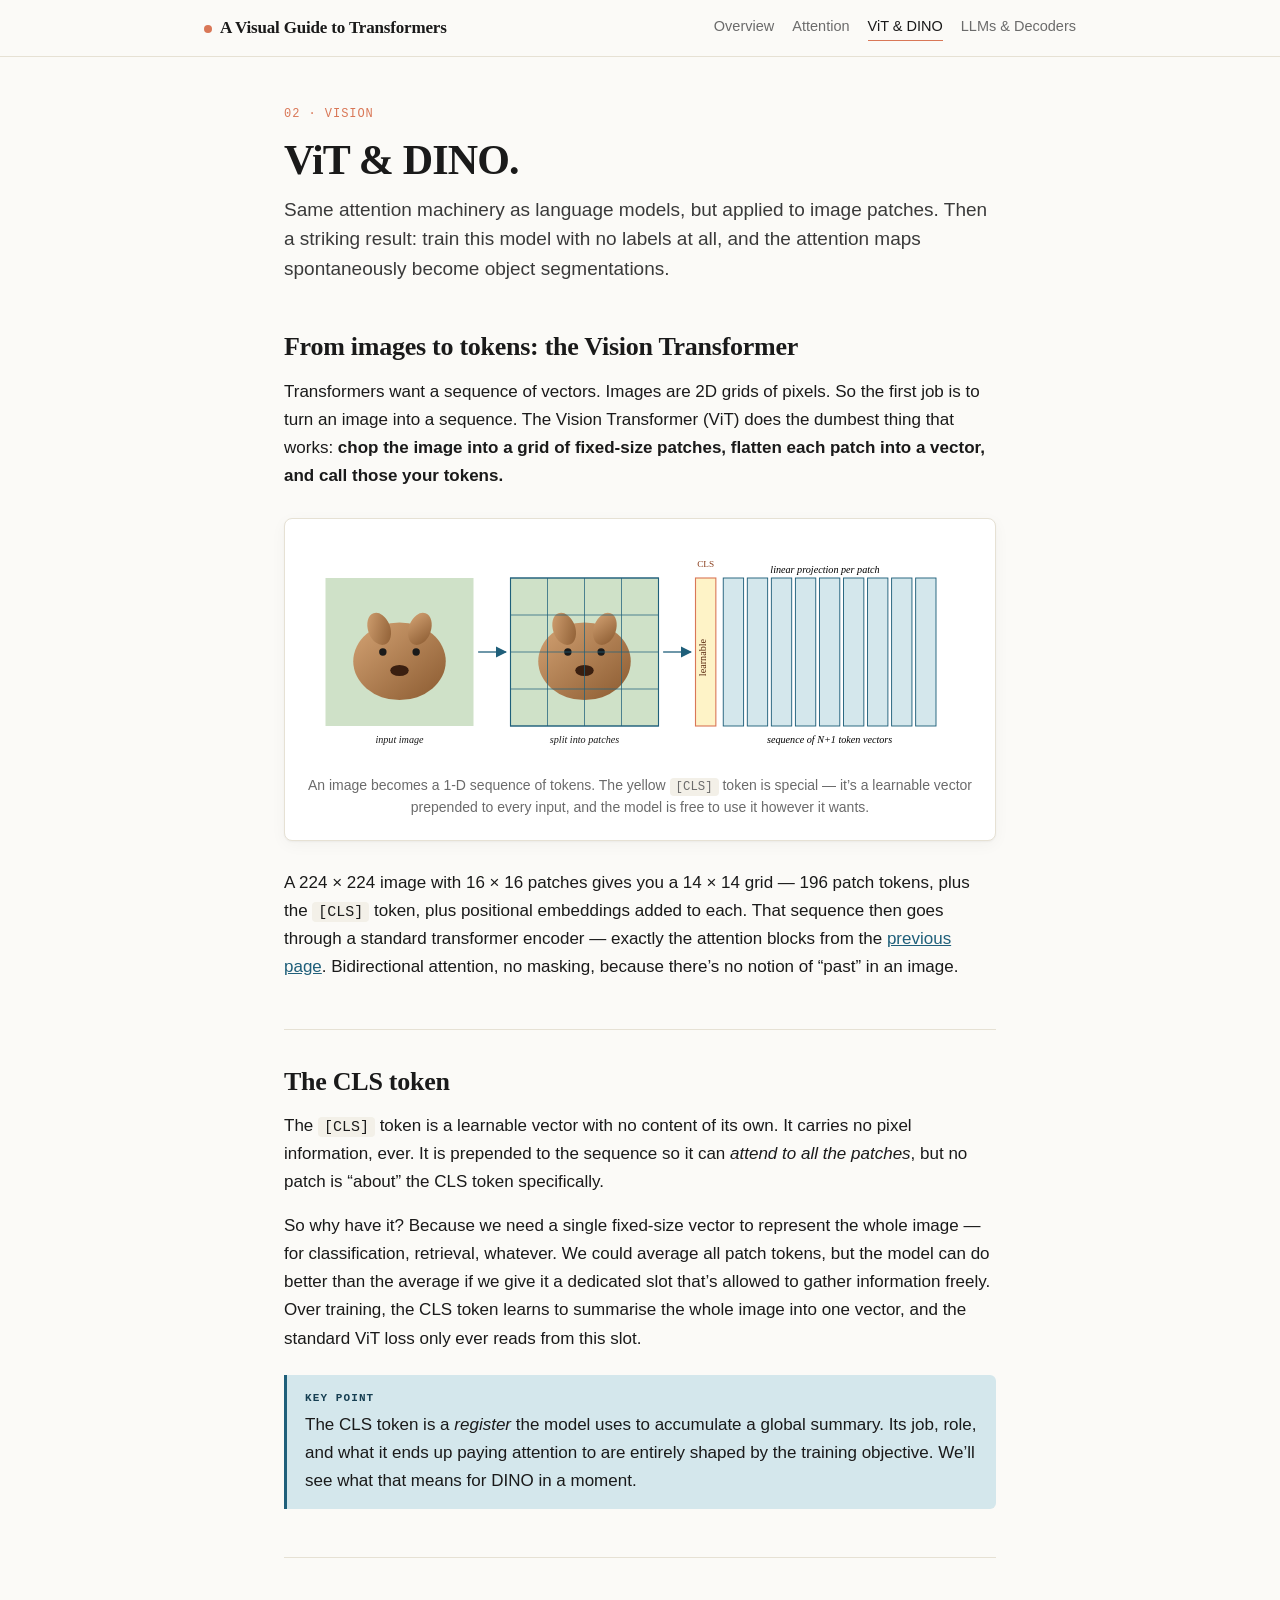
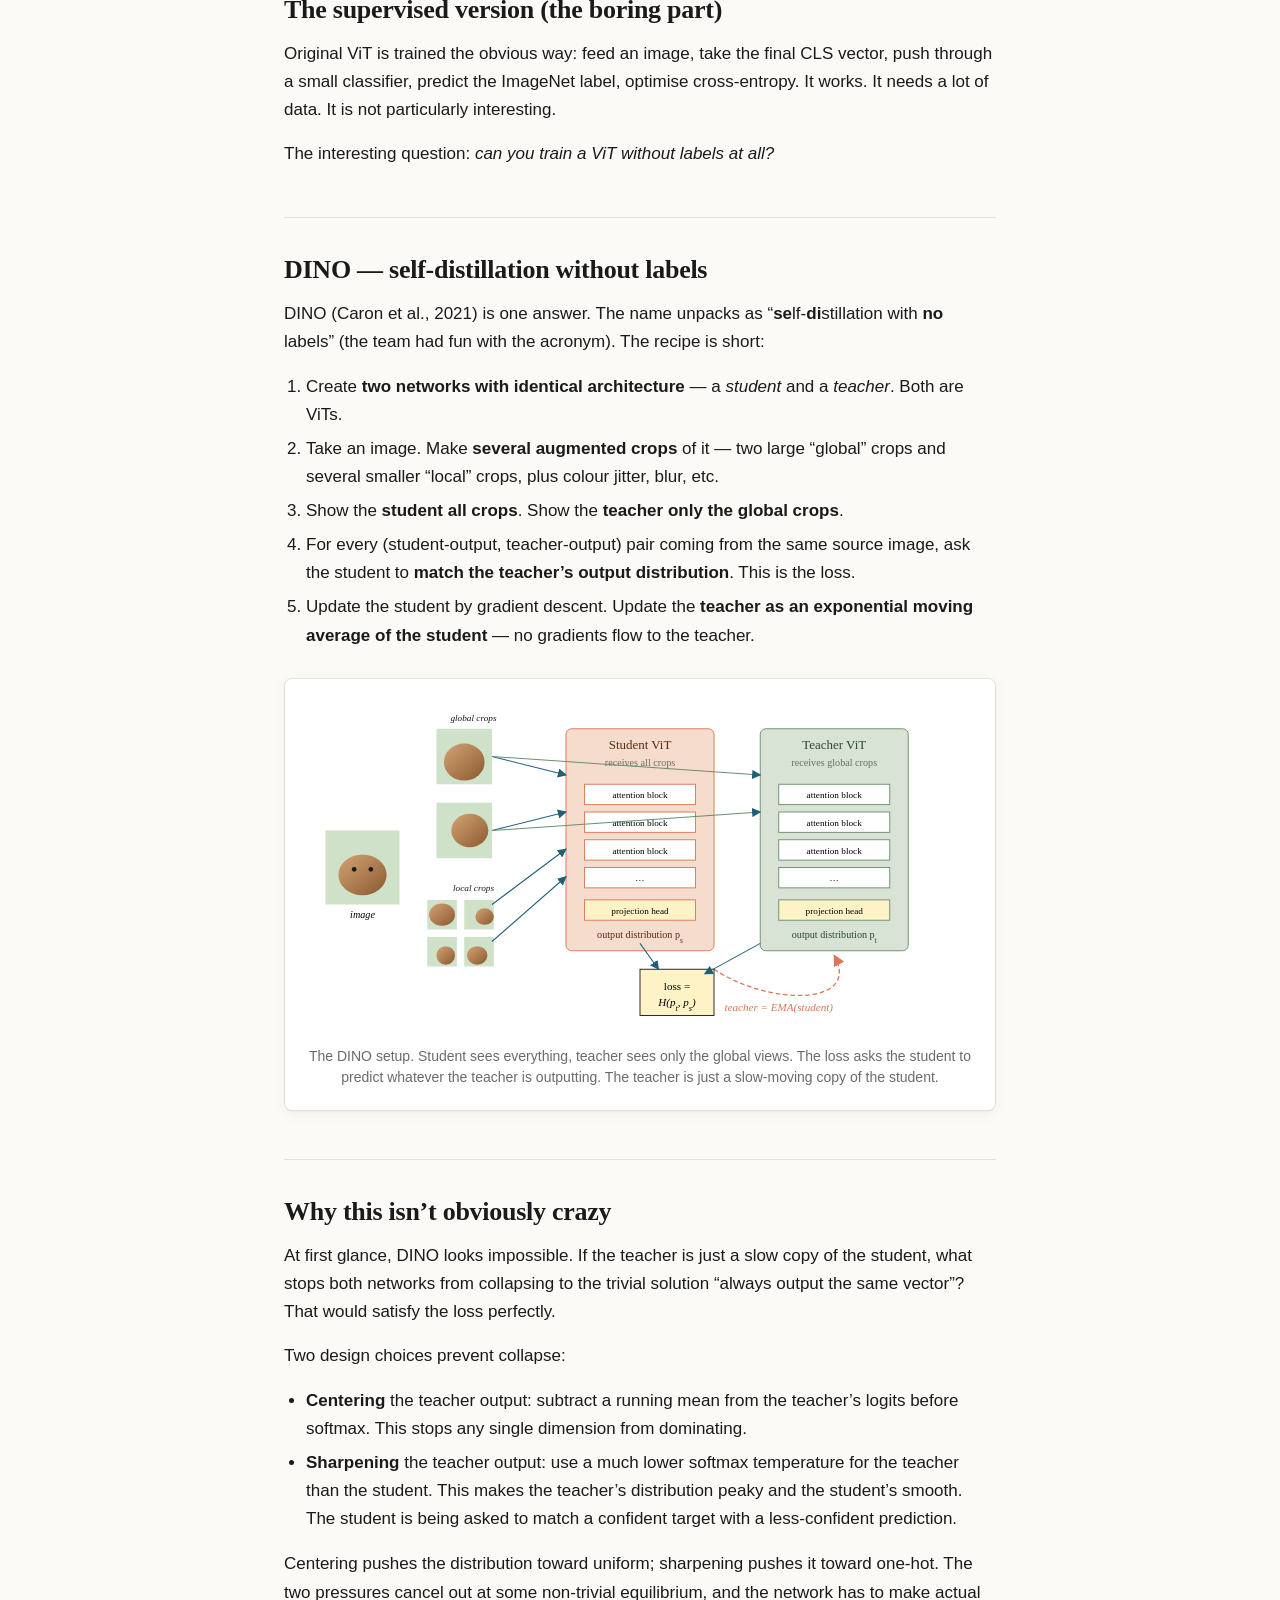
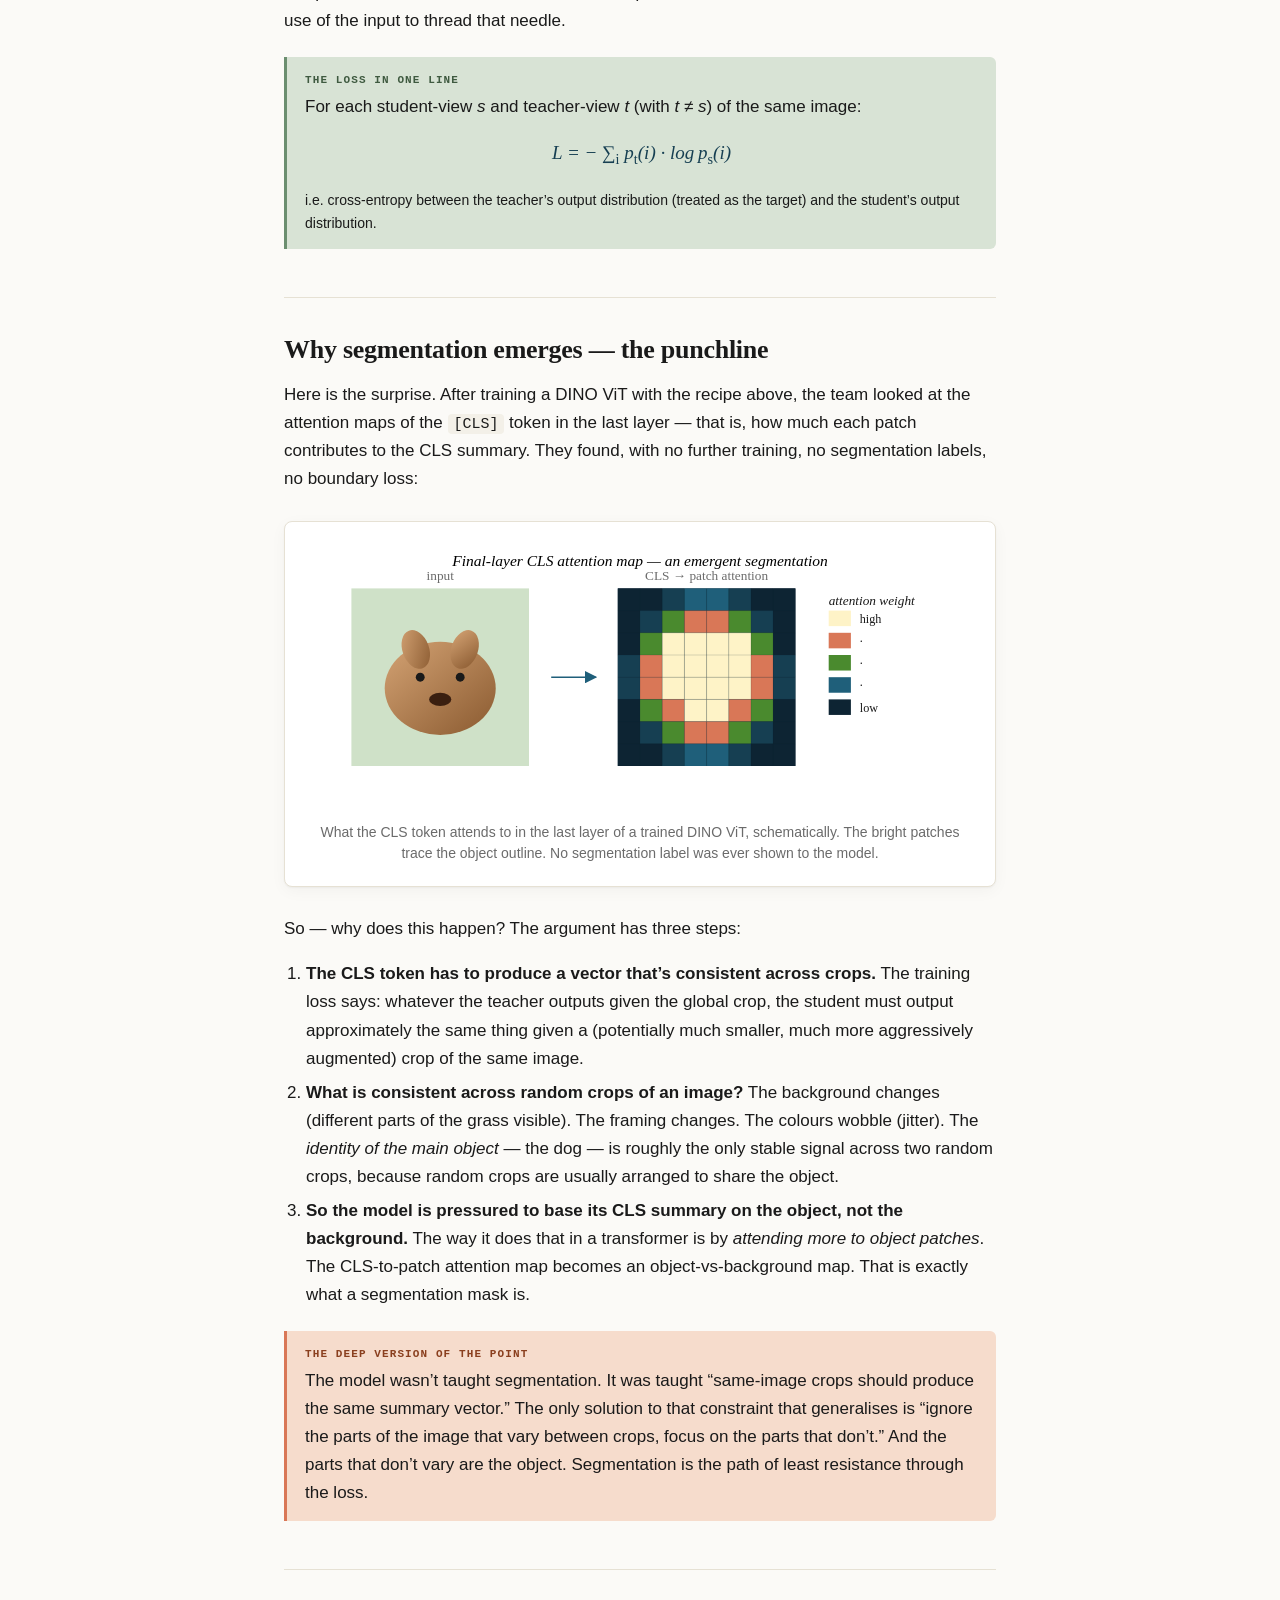
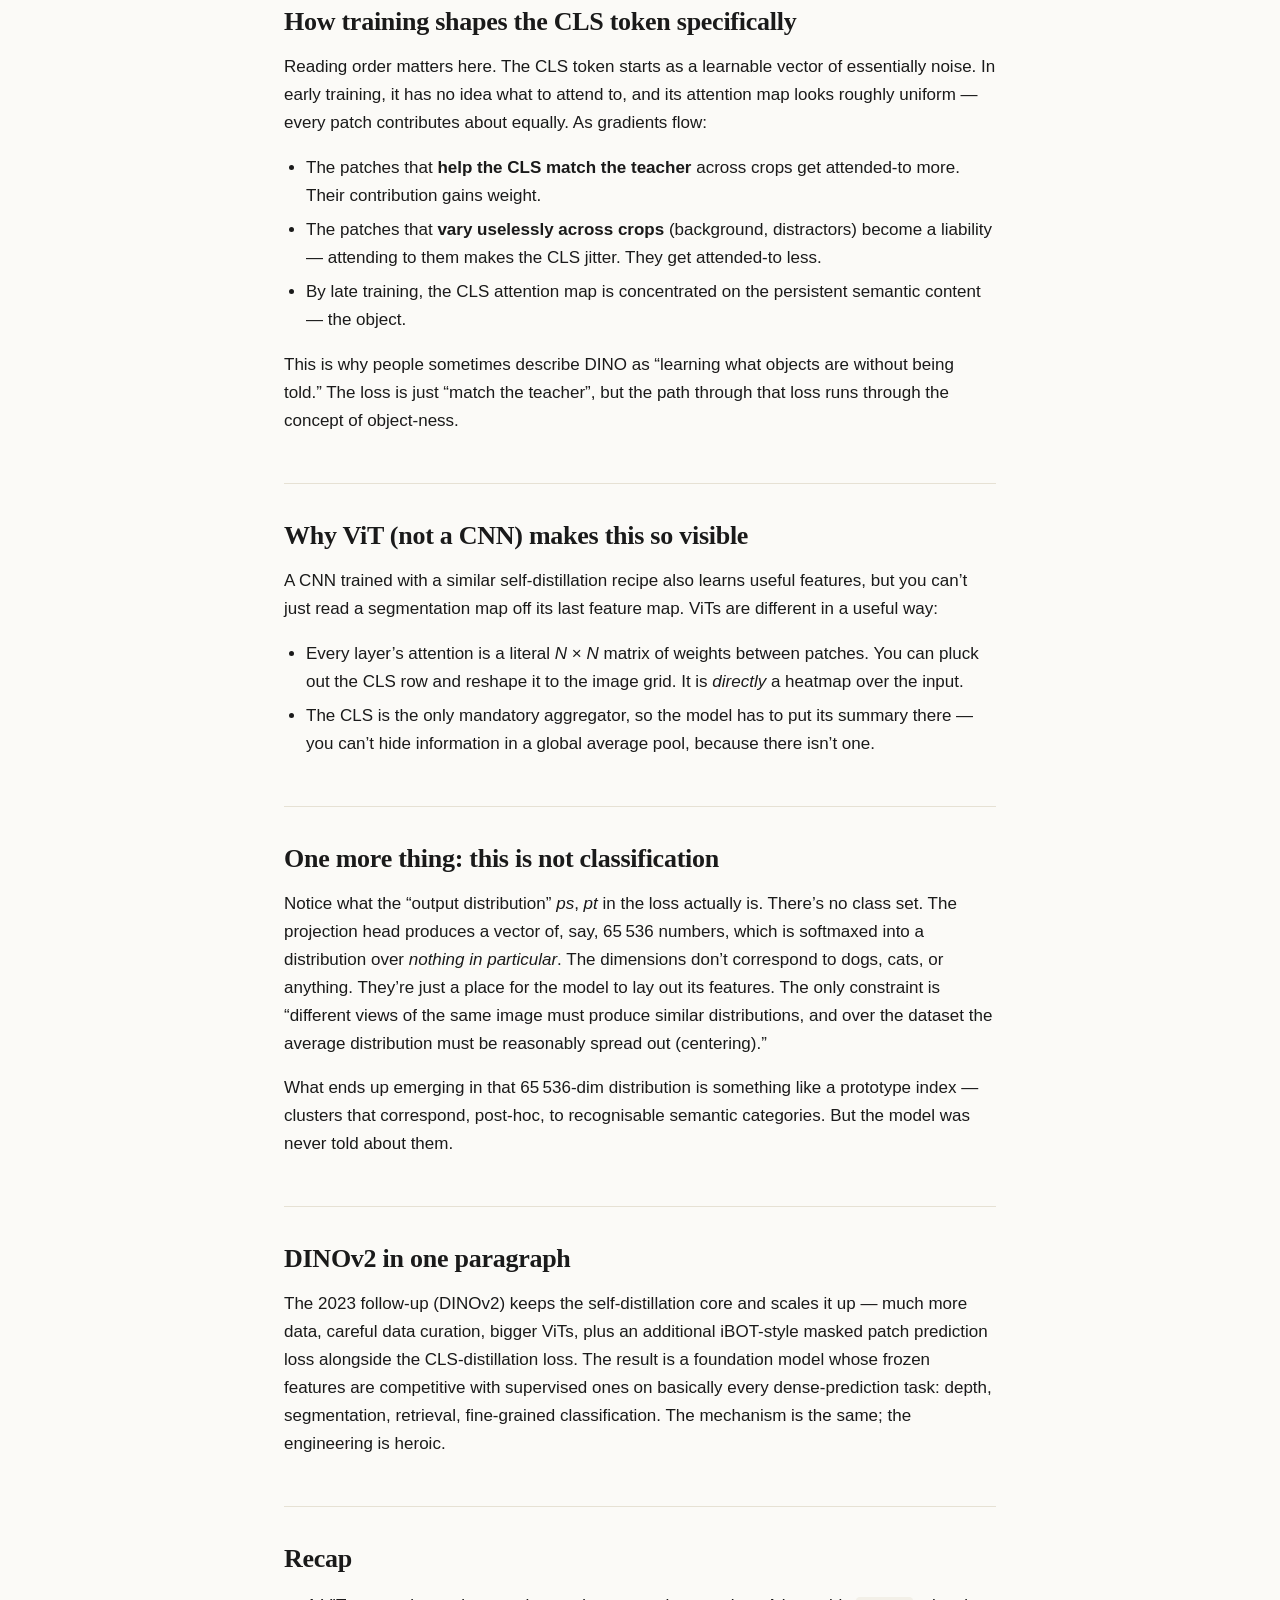
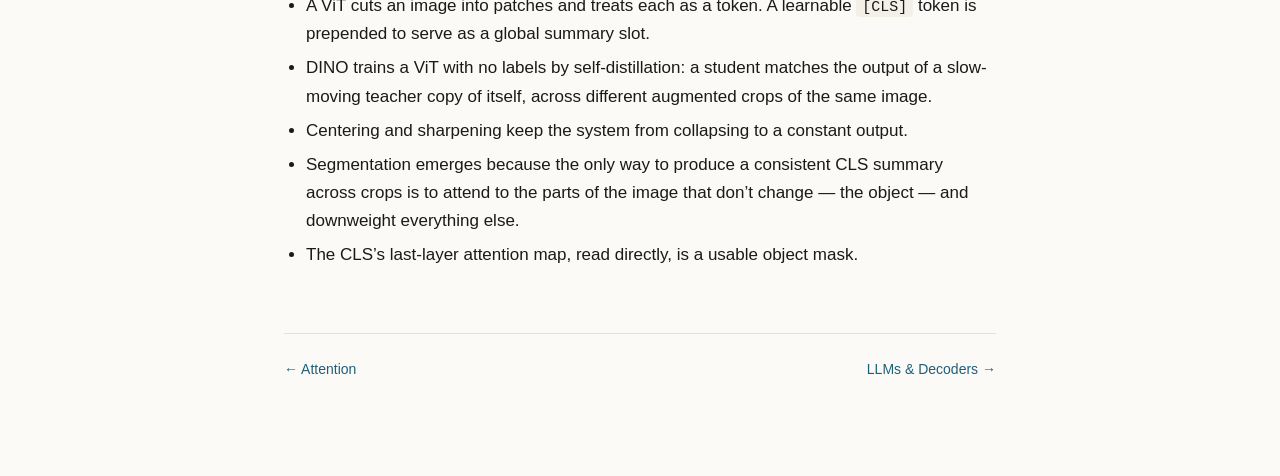
<file: transformers-guide/dino.html>
<!DOCTYPE html>
<html lang="en">
<head>
<meta charset="utf-8">
<meta name="viewport" content="width=device-width,initial-scale=1">
<title>ViT &amp; DINO &mdash; A Visual Guide to Transformers</title>
<link rel="stylesheet" href="styles.css">
</head>
<body>

<nav class="topnav">
  <div class="inner">
    <a href="index.html" class="brand"><span class="dot"></span>A Visual Guide to Transformers</a>
    <div class="links">
      <a href="index.html">Overview</a>
      <a href="attention.html">Attention</a>
      <a href="dino.html" class="active">ViT &amp; DINO</a>
      <a href="llms.html">LLMs &amp; Decoders</a>
    </div>
  </div>
</nav>

<main>
  <article>
    <header class="page-head">
      <div class="eyebrow">02 &middot; Vision</div>
      <h1>ViT &amp; DINO.</h1>
      <p class="lead">Same attention machinery as language models, but applied to image patches. Then a striking result: train this model with no labels at all, and the attention maps spontaneously become object segmentations.</p>
    </header>

    <h2 id="vit">From images to tokens: the Vision Transformer</h2>
    <p>Transformers want a sequence of vectors. Images are 2D grids of pixels. So the first job is to turn an image into a sequence. The Vision Transformer (ViT) does the dumbest thing that works: <strong>chop the image into a grid of fixed-size patches, flatten each patch into a vector, and call those your tokens.</strong></p>

    <figure>
      <svg viewBox="0 0 720 240" xmlns="http://www.w3.org/2000/svg">
        <defs>
          <marker id="arrV" markerWidth="9" markerHeight="9" refX="8" refY="4.5" orient="auto">
            <path d="M0,0 L9,4.5 L0,9 Z" fill="#1f5f7a"/>
          </marker>
          <linearGradient id="dogGrad" x1="0" y1="0" x2="1" y2="1">
            <stop offset="0%" stop-color="#d4a374"/>
            <stop offset="100%" stop-color="#8a5a30"/>
          </linearGradient>
        </defs>

        <!-- Input image (stylised) -->
        <g transform="translate(20,40)">
          <rect width="160" height="160" fill="#cfe1c8"/>
          <!-- "dog" oval -->
          <ellipse cx="80" cy="90" rx="50" ry="42" fill="url(#dogGrad)"/>
          <circle cx="62" cy="80" r="4" fill="#1a1a1a"/>
          <circle cx="98" cy="80" r="4" fill="#1a1a1a"/>
          <ellipse cx="80" cy="100" rx="10" ry="6" fill="#3a1f10"/>
          <ellipse cx="58" cy="55" rx="12" ry="18" fill="url(#dogGrad)" transform="rotate(-20 58 55)"/>
          <ellipse cx="102" cy="55" rx="12" ry="18" fill="url(#dogGrad)" transform="rotate(20 102 55)"/>
          <text x="80" y="178" text-anchor="middle" font-family="ui-serif" font-size="11" font-style="italic" fill="#1a1a1a">input image</text>
        </g>

        <!-- patchify -->
        <g transform="translate(220,40)" stroke="#1f5f7a" stroke-width="0.8" fill="none">
          <rect width="160" height="160" fill="#cfe1c8"/>
          <ellipse cx="80" cy="90" rx="50" ry="42" fill="url(#dogGrad)" stroke="none"/>
          <circle cx="62" cy="80" r="4" fill="#1a1a1a" stroke="none"/>
          <circle cx="98" cy="80" r="4" fill="#1a1a1a" stroke="none"/>
          <ellipse cx="80" cy="100" rx="10" ry="6" fill="#3a1f10" stroke="none"/>
          <ellipse cx="58" cy="55" rx="12" ry="18" fill="url(#dogGrad)" stroke="none" transform="rotate(-20 58 55)"/>
          <ellipse cx="102" cy="55" rx="12" ry="18" fill="url(#dogGrad)" stroke="none" transform="rotate(20 102 55)"/>
          <!-- 4x4 grid -->
          <line x1="40" y1="0" x2="40" y2="160"/>
          <line x1="80" y1="0" x2="80" y2="160"/>
          <line x1="120" y1="0" x2="120" y2="160"/>
          <line x1="0" y1="40" x2="160" y2="40"/>
          <line x1="0" y1="80" x2="160" y2="80"/>
          <line x1="0" y1="120" x2="160" y2="120"/>
          <rect width="160" height="160" stroke="#1f5f7a" stroke-width="1.2"/>
          <text x="80" y="178" text-anchor="middle" font-family="ui-serif" font-size="11" font-style="italic" fill="#1a1a1a" stroke="none">split into patches</text>
        </g>

        <!-- arrow -->
        <line x1="185" y1="120" x2="215" y2="120" stroke="#1f5f7a" stroke-width="1.4" marker-end="url(#arrV)"/>
        <line x1="385" y1="120" x2="415" y2="120" stroke="#1f5f7a" stroke-width="1.4" marker-end="url(#arrV)"/>

        <!-- flattened patch vectors -->
        <g transform="translate(420,40)" font-family="-apple-system" font-size="10">
          <text x="140" y="-5" text-anchor="middle" font-family="ui-serif" font-size="11" font-style="italic">linear projection per patch</text>
          <g>
            <!-- CLS token (special) -->
            <rect x="0" y="0" width="22" height="160" fill="#fef3c7" stroke="#d97757" stroke-width="1.2"/>
            <text x="11" y="-12" text-anchor="middle" font-size="10" fill="#8a3f1e">CLS</text>
            <text x="11" y="86" text-anchor="middle" font-size="11" fill="#5a2a10" transform="rotate(-90 11 86)">learnable</text>

            <!-- patch tokens -->
            <g fill="#d4e7ec" stroke="#1f5f7a">
              <rect x="30"  y="0" width="22" height="160"/>
              <rect x="56"  y="0" width="22" height="160"/>
              <rect x="82"  y="0" width="22" height="160"/>
              <rect x="108" y="0" width="22" height="160"/>
              <rect x="134" y="0" width="22" height="160"/>
              <rect x="160" y="0" width="22" height="160"/>
              <rect x="186" y="0" width="22" height="160"/>
              <rect x="212" y="0" width="22" height="160"/>
              <rect x="238" y="0" width="22" height="160"/>
            </g>
            <text x="145" y="178" text-anchor="middle" font-family="ui-serif" font-size="11" font-style="italic">sequence of N+1 token vectors</text>
          </g>
        </g>
      </svg>
      <figcaption>An image becomes a 1-D sequence of tokens. The yellow <code>[CLS]</code> token is special &mdash; it&rsquo;s a learnable vector prepended to every input, and the model is free to use it however it wants.</figcaption>
    </figure>

    <p>A 224 &times; 224 image with 16 &times; 16 patches gives you a 14 &times; 14 grid &mdash; 196 patch tokens, plus the <code>[CLS]</code> token, plus positional embeddings added to each. That sequence then goes through a standard transformer encoder &mdash; exactly the attention blocks from the <a href="attention.html">previous page</a>. Bidirectional attention, no masking, because there&rsquo;s no notion of &ldquo;past&rdquo; in an image.</p>

    <h2 id="cls">The CLS token</h2>
    <p>The <code>[CLS]</code> token is a learnable vector with no content of its own. It carries no pixel information, ever. It is prepended to the sequence so it can <em>attend to all the patches</em>, but no patch is &ldquo;about&rdquo; the CLS token specifically.</p>
    <p>So why have it? Because we need a single fixed-size vector to represent the whole image &mdash; for classification, retrieval, whatever. We could average all patch tokens, but the model can do better than the average if we give it a dedicated slot that&rsquo;s allowed to gather information freely. Over training, the CLS token learns to summarise the whole image into one vector, and the standard ViT loss only ever reads from this slot.</p>

    <div class="callout">
      <div class="label">Key point</div>
      <p>The CLS token is a <em>register</em> the model uses to accumulate a global summary. Its job, role, and what it ends up paying attention to are entirely shaped by the training objective. We&rsquo;ll see what that means for DINO in a moment.</p>
    </div>

    <h2>The supervised version (the boring part)</h2>
    <p>Original ViT is trained the obvious way: feed an image, take the final CLS vector, push through a small classifier, predict the ImageNet label, optimise cross-entropy. It works. It needs a lot of data. It is not particularly interesting.</p>
    <p>The interesting question: <em>can you train a ViT without labels at all?</em></p>

    <h2>DINO &mdash; self-distillation without labels</h2>
    <p>DINO (Caron et al., 2021) is one answer. The name unpacks as &ldquo;<strong>se</strong>lf-<strong>di</strong>stillation with <strong>no</strong> labels&rdquo; (the team had fun with the acronym). The recipe is short:</p>
    <ol>
      <li>Create <strong>two networks with identical architecture</strong> &mdash; a <em>student</em> and a <em>teacher</em>. Both are ViTs.</li>
      <li>Take an image. Make <strong>several augmented crops</strong> of it &mdash; two large &ldquo;global&rdquo; crops and several smaller &ldquo;local&rdquo; crops, plus colour jitter, blur, etc.</li>
      <li>Show the <strong>student all crops</strong>. Show the <strong>teacher only the global crops</strong>.</li>
      <li>For every (student-output, teacher-output) pair coming from the same source image, ask the student to <strong>match the teacher&rsquo;s output distribution</strong>. This is the loss.</li>
      <li>Update the student by gradient descent. Update the <strong>teacher as an exponential moving average of the student</strong> &mdash; no gradients flow to the teacher.</li>
    </ol>

    <figure>
      <svg viewBox="0 0 720 360" xmlns="http://www.w3.org/2000/svg">
        <defs>
          <marker id="arrD" markerWidth="9" markerHeight="9" refX="8" refY="4.5" orient="auto">
            <path d="M0,0 L9,4.5 L0,9 Z" fill="#1f5f7a"/>
          </marker>
          <marker id="arrR" markerWidth="9" markerHeight="9" refX="8" refY="4.5" orient="auto">
            <path d="M0,0 L9,4.5 L0,9 Z" fill="#d97757"/>
          </marker>
          <linearGradient id="dogGrad2" x1="0" y1="0" x2="1" y2="1">
            <stop offset="0%" stop-color="#d4a374"/>
            <stop offset="100%" stop-color="#8a5a30"/>
          </linearGradient>
        </defs>

        <!-- Source image -->
        <g transform="translate(20,140)">
          <rect width="80" height="80" fill="#cfe1c8"/>
          <ellipse cx="40" cy="48" rx="26" ry="22" fill="url(#dogGrad2)"/>
          <circle cx="31" cy="42" r="2.5" fill="#1a1a1a"/>
          <circle cx="49" cy="42" r="2.5" fill="#1a1a1a"/>
          <text x="40" y="95" text-anchor="middle" font-family="ui-serif" font-style="italic" font-size="11">image</text>
        </g>

        <!-- Crops -->
        <g transform="translate(140,30)" font-family="-apple-system" font-size="10" fill="#1a1a1a">
          <text x="40" y="-8" text-anchor="middle" font-family="ui-serif" font-style="italic">global crops</text>
          <g transform="translate(0,0)"><rect width="60" height="60" fill="#cfe1c8"/><ellipse cx="30" cy="36" rx="22" ry="20" fill="url(#dogGrad2)"/></g>
          <g transform="translate(0,80)"><rect width="60" height="60" fill="#cfe1c8"/><ellipse cx="36" cy="30" rx="20" ry="18" fill="url(#dogGrad2)"/></g>

          <text x="40" y="175" text-anchor="middle" font-family="ui-serif" font-style="italic">local crops</text>
          <g transform="translate(-10,185)"><rect width="32" height="32" fill="#cfe1c8"/><ellipse cx="16" cy="16" rx="14" ry="12" fill="url(#dogGrad2)"/></g>
          <g transform="translate(30,185)"><rect width="32" height="32" fill="#cfe1c8"/><ellipse cx="22" cy="18" rx="10" ry="9" fill="url(#dogGrad2)"/></g>
          <g transform="translate(-10,225)"><rect width="32" height="32" fill="#cfe1c8"/><circle cx="20" cy="20" r="10" fill="url(#dogGrad2)"/></g>
          <g transform="translate(30,225)"><rect width="32" height="32" fill="#cfe1c8"/><ellipse cx="14" cy="20" rx="11" ry="10" fill="url(#dogGrad2)"/></g>
        </g>

        <!-- Student network -->
        <g transform="translate(280,30)">
          <rect width="160" height="240" fill="#f6dccc" stroke="#d97757" rx="6"/>
          <text x="80" y="22" text-anchor="middle" font-family="ui-serif" font-size="14" fill="#5a2a10">Student ViT</text>
          <text x="80" y="40" text-anchor="middle" font-family="-apple-system" font-size="11" fill="#6b6b6b">receives all crops</text>
          <!-- stylised layers -->
          <g fill="#fff" stroke="#d97757">
            <rect x="20" y="60" width="120" height="22"/>
            <rect x="20" y="90" width="120" height="22"/>
            <rect x="20" y="120" width="120" height="22"/>
            <rect x="20" y="150" width="120" height="22"/>
          </g>
          <text x="80" y="75" text-anchor="middle" font-family="-apple-system" font-size="10">attention block</text>
          <text x="80" y="105" text-anchor="middle" font-family="-apple-system" font-size="10">attention block</text>
          <text x="80" y="135" text-anchor="middle" font-family="-apple-system" font-size="10">attention block</text>
          <text x="80" y="165" text-anchor="middle" font-family="-apple-system" font-size="10">&hellip;</text>
          <rect x="20" y="185" width="120" height="22" fill="#fef3c7" stroke="#d97757"/>
          <text x="80" y="200" text-anchor="middle" font-family="-apple-system" font-size="10">projection head</text>
          <text x="80" y="226" text-anchor="middle" font-family="-apple-system" font-size="11" fill="#5a2a10">output distribution p<tspan font-size="8" baseline-shift="sub">s</tspan></text>
        </g>

        <!-- Teacher network -->
        <g transform="translate(490,30)">
          <rect width="160" height="240" fill="#d8e3d5" stroke="#6b8e6f" rx="6"/>
          <text x="80" y="22" text-anchor="middle" font-family="ui-serif" font-size="14" fill="#2e4630">Teacher ViT</text>
          <text x="80" y="40" text-anchor="middle" font-family="-apple-system" font-size="11" fill="#6b6b6b">receives global crops</text>
          <g fill="#fff" stroke="#6b8e6f">
            <rect x="20" y="60" width="120" height="22"/>
            <rect x="20" y="90" width="120" height="22"/>
            <rect x="20" y="120" width="120" height="22"/>
            <rect x="20" y="150" width="120" height="22"/>
          </g>
          <text x="80" y="75" text-anchor="middle" font-family="-apple-system" font-size="10">attention block</text>
          <text x="80" y="105" text-anchor="middle" font-family="-apple-system" font-size="10">attention block</text>
          <text x="80" y="135" text-anchor="middle" font-family="-apple-system" font-size="10">attention block</text>
          <text x="80" y="165" text-anchor="middle" font-family="-apple-system" font-size="10">&hellip;</text>
          <rect x="20" y="185" width="120" height="22" fill="#fef3c7" stroke="#6b8e6f"/>
          <text x="80" y="200" text-anchor="middle" font-family="-apple-system" font-size="10">projection head</text>
          <text x="80" y="226" text-anchor="middle" font-family="-apple-system" font-size="11" fill="#2e4630">output distribution p<tspan font-size="8" baseline-shift="sub">t</tspan></text>
        </g>

        <!-- arrows from crops to student -->
        <g stroke="#1f5f7a" stroke-width="1.1" fill="none">
          <line x1="200" y1="60" x2="280" y2="80" marker-end="url(#arrD)"/>
          <line x1="200" y1="140" x2="280" y2="120" marker-end="url(#arrD)"/>
          <line x1="200" y1="220" x2="280" y2="160" marker-end="url(#arrD)"/>
          <line x1="200" y1="260" x2="280" y2="190" marker-end="url(#arrD)"/>
        </g>
        <!-- arrows from global crops to teacher -->
        <g stroke="#6b8e6f" stroke-width="1.1" fill="none">
          <line x1="200" y1="60" x2="490" y2="80" marker-end="url(#arrD)" stroke="#6b8e6f"/>
          <line x1="200" y1="140" x2="490" y2="120" marker-end="url(#arrD)" stroke="#6b8e6f"/>
        </g>

        <!-- EMA arrow student -> teacher -->
        <path d="M440,290 C500,330 600,330 570,275" stroke="#d97757" stroke-width="1.4" fill="none" stroke-dasharray="5 3" marker-end="url(#arrR)"/>
        <text x="510" y="335" text-anchor="middle" font-family="ui-serif" font-style="italic" font-size="12" fill="#d97757">teacher = EMA(student)</text>

        <!-- Loss -->
        <g transform="translate(360,290)">
          <rect width="80" height="50" fill="#fef3c7" stroke="#1a1a1a"/>
          <text x="40" y="22" text-anchor="middle" font-family="ui-serif" font-size="12">loss =</text>
          <text x="40" y="40" text-anchor="middle" font-family="ui-serif" font-style="italic" font-size="12">H(p<tspan font-size="9" baseline-shift="sub">t</tspan>, p<tspan font-size="9" baseline-shift="sub">s</tspan>)</text>
        </g>
        <line x1="360" y1="262" x2="380" y2="290" stroke="#1f5f7a" stroke-width="1.1" marker-end="url(#arrD)"/>
        <line x1="490" y1="262" x2="430" y2="295" stroke="#1f5f7a" stroke-width="1.1" marker-end="url(#arrD)"/>
      </svg>
      <figcaption>The DINO setup. Student sees everything, teacher sees only the global views. The loss asks the student to predict whatever the teacher is outputting. The teacher is just a slow-moving copy of the student.</figcaption>
    </figure>

    <h2>Why this isn&rsquo;t obviously crazy</h2>
    <p>At first glance, DINO looks impossible. If the teacher is just a slow copy of the student, what stops both networks from collapsing to the trivial solution &ldquo;always output the same vector&rdquo;? That would satisfy the loss perfectly.</p>
    <p>Two design choices prevent collapse:</p>
    <ul>
      <li><strong>Centering</strong> the teacher output: subtract a running mean from the teacher&rsquo;s logits before softmax. This stops any single dimension from dominating.</li>
      <li><strong>Sharpening</strong> the teacher output: use a much lower softmax temperature for the teacher than the student. This makes the teacher&rsquo;s distribution peaky and the student&rsquo;s smooth. The student is being asked to match a confident target with a less-confident prediction.</li>
    </ul>
    <p>Centering pushes the distribution toward uniform; sharpening pushes it toward one-hot. The two pressures cancel out at some non-trivial equilibrium, and the network has to make actual use of the input to thread that needle.</p>

    <div class="callout sage">
      <div class="label">The loss in one line</div>
      <p>For each student-view <em>s</em> and teacher-view <em>t</em> (with <em>t</em> &ne; <em>s</em>) of the same image:</p>
      <p class="eq" style="margin-top: 8px;">L = &minus; &sum;<span class="small">i</span> p<span class="small">t</span>(i) &middot; log&thinsp;p<span class="small">s</span>(i)</p>
      <p style="font-size:14px; margin-top:8px;">i.e. cross-entropy between the teacher&rsquo;s output distribution (treated as the target) and the student&rsquo;s output distribution.</p>
    </div>

    <h2 id="emergence">Why segmentation emerges &mdash; the punchline</h2>
    <p>Here is the surprise. After training a DINO ViT with the recipe above, the team looked at the attention maps of the <code>[CLS]</code> token in the last layer &mdash; that is, how much each patch contributes to the CLS summary. They found, with no further training, no segmentation labels, no boundary loss:</p>

    <figure>
      <svg viewBox="0 0 600 240" xmlns="http://www.w3.org/2000/svg">
        <defs>
          <linearGradient id="dogGrad3" x1="0" y1="0" x2="1" y2="1">
            <stop offset="0%" stop-color="#d4a374"/>
            <stop offset="100%" stop-color="#8a5a30"/>
          </linearGradient>
          <radialGradient id="attnGrad" cx="0.5" cy="0.5" r="0.55">
            <stop offset="0%" stop-color="#fef3c7" stop-opacity="0.95"/>
            <stop offset="50%" stop-color="#d97757" stop-opacity="0.55"/>
            <stop offset="100%" stop-color="#1f5f7a" stop-opacity="0.0"/>
          </radialGradient>
        </defs>

        <text x="300" y="20" text-anchor="middle" font-family="ui-serif" font-style="italic" font-size="14">Final-layer CLS attention map &mdash; an emergent segmentation</text>

        <!-- Input -->
        <g transform="translate(40,40)">
          <text x="80" y="-8" text-anchor="middle" font-family="-apple-system" font-size="12" fill="#6b6b6b">input</text>
          <rect width="160" height="160" fill="#cfe1c8"/>
          <ellipse cx="80" cy="90" rx="50" ry="42" fill="url(#dogGrad3)"/>
          <circle cx="62" cy="80" r="4" fill="#1a1a1a"/>
          <circle cx="98" cy="80" r="4" fill="#1a1a1a"/>
          <ellipse cx="80" cy="100" rx="10" ry="6" fill="#3a1f10"/>
          <ellipse cx="58" cy="55" rx="12" ry="18" fill="url(#dogGrad3)" transform="rotate(-20 58 55)"/>
          <ellipse cx="102" cy="55" rx="12" ry="18" fill="url(#dogGrad3)" transform="rotate(20 102 55)"/>
        </g>

        <!-- arrow -->
        <line x1="220" y1="120" x2="260" y2="120" stroke="#1f5f7a" stroke-width="1.4" marker-end="url(#arrSeg)"/>
        <defs>
          <marker id="arrSeg" markerWidth="8" markerHeight="8" refX="7" refY="4" orient="auto">
            <path d="M0,0 L8,4 L0,8 Z" fill="#1f5f7a"/>
          </marker>
        </defs>

        <!-- CLS attention heatmap (per patch) -->
        <g transform="translate(280,40)">
          <text x="80" y="-8" text-anchor="middle" font-family="-apple-system" font-size="12" fill="#6b6b6b">CLS &rarr; patch attention</text>
          <!-- background dark -->
          <rect width="160" height="160" fill="#0d2433"/>
          <!-- 8x8 grid of patches with attention weights -->
          <g>
            <!-- low background patches -->
            <g fill="#1f5f7a">
              <!-- corners and edges low -->
            </g>
            <!-- assign weights per patch -->
            <g>
              <!-- row 0 -->
              <rect x="0"   y="0"   width="20" height="20" fill="#0d2433"/>
              <rect x="20"  y="0"   width="20" height="20" fill="#0d2433"/>
              <rect x="40"  y="0"   width="20" height="20" fill="#163f52"/>
              <rect x="60"  y="0"   width="20" height="20" fill="#1f5f7a"/>
              <rect x="80"  y="0"   width="20" height="20" fill="#1f5f7a"/>
              <rect x="100" y="0"   width="20" height="20" fill="#163f52"/>
              <rect x="120" y="0"   width="20" height="20" fill="#0d2433"/>
              <rect x="140" y="0"   width="20" height="20" fill="#0d2433"/>
              <!-- row 1 -->
              <rect x="0"   y="20"  width="20" height="20" fill="#0d2433"/>
              <rect x="20"  y="20"  width="20" height="20" fill="#163f52"/>
              <rect x="40"  y="20"  width="20" height="20" fill="#4a8a2e"/>
              <rect x="60"  y="20"  width="20" height="20" fill="#d97757"/>
              <rect x="80"  y="20"  width="20" height="20" fill="#d97757"/>
              <rect x="100" y="20"  width="20" height="20" fill="#4a8a2e"/>
              <rect x="120" y="20"  width="20" height="20" fill="#163f52"/>
              <rect x="140" y="20"  width="20" height="20" fill="#0d2433"/>
              <!-- row 2 -->
              <rect x="0"   y="40"  width="20" height="20" fill="#0d2433"/>
              <rect x="20"  y="40"  width="20" height="20" fill="#4a8a2e"/>
              <rect x="40"  y="40"  width="20" height="20" fill="#fef3c7"/>
              <rect x="60"  y="40"  width="20" height="20" fill="#fef3c7"/>
              <rect x="80"  y="40"  width="20" height="20" fill="#fef3c7"/>
              <rect x="100" y="40"  width="20" height="20" fill="#fef3c7"/>
              <rect x="120" y="40"  width="20" height="20" fill="#4a8a2e"/>
              <rect x="140" y="40"  width="20" height="20" fill="#0d2433"/>
              <!-- row 3 -->
              <rect x="0"   y="60"  width="20" height="20" fill="#163f52"/>
              <rect x="20"  y="60"  width="20" height="20" fill="#d97757"/>
              <rect x="40"  y="60"  width="20" height="20" fill="#fef3c7"/>
              <rect x="60"  y="60"  width="20" height="20" fill="#fef3c7"/>
              <rect x="80"  y="60"  width="20" height="20" fill="#fef3c7"/>
              <rect x="100" y="60"  width="20" height="20" fill="#fef3c7"/>
              <rect x="120" y="60"  width="20" height="20" fill="#d97757"/>
              <rect x="140" y="60"  width="20" height="20" fill="#163f52"/>
              <!-- row 4 -->
              <rect x="0"   y="80"  width="20" height="20" fill="#163f52"/>
              <rect x="20"  y="80"  width="20" height="20" fill="#d97757"/>
              <rect x="40"  y="80"  width="20" height="20" fill="#fef3c7"/>
              <rect x="60"  y="80"  width="20" height="20" fill="#fef3c7"/>
              <rect x="80"  y="80"  width="20" height="20" fill="#fef3c7"/>
              <rect x="100" y="80"  width="20" height="20" fill="#fef3c7"/>
              <rect x="120" y="80"  width="20" height="20" fill="#d97757"/>
              <rect x="140" y="80"  width="20" height="20" fill="#163f52"/>
              <!-- row 5 -->
              <rect x="0"   y="100" width="20" height="20" fill="#0d2433"/>
              <rect x="20"  y="100" width="20" height="20" fill="#4a8a2e"/>
              <rect x="40"  y="100" width="20" height="20" fill="#d97757"/>
              <rect x="60"  y="100" width="20" height="20" fill="#fef3c7"/>
              <rect x="80"  y="100" width="20" height="20" fill="#fef3c7"/>
              <rect x="100" y="100" width="20" height="20" fill="#d97757"/>
              <rect x="120" y="100" width="20" height="20" fill="#4a8a2e"/>
              <rect x="140" y="100" width="20" height="20" fill="#0d2433"/>
              <!-- row 6 -->
              <rect x="0"   y="120" width="20" height="20" fill="#0d2433"/>
              <rect x="20"  y="120" width="20" height="20" fill="#163f52"/>
              <rect x="40"  y="120" width="20" height="20" fill="#4a8a2e"/>
              <rect x="60"  y="120" width="20" height="20" fill="#d97757"/>
              <rect x="80"  y="120" width="20" height="20" fill="#d97757"/>
              <rect x="100" y="120" width="20" height="20" fill="#4a8a2e"/>
              <rect x="120" y="120" width="20" height="20" fill="#163f52"/>
              <rect x="140" y="120" width="20" height="20" fill="#0d2433"/>
              <!-- row 7 -->
              <rect x="0"   y="140" width="20" height="20" fill="#0d2433"/>
              <rect x="20"  y="140" width="20" height="20" fill="#0d2433"/>
              <rect x="40"  y="140" width="20" height="20" fill="#163f52"/>
              <rect x="60"  y="140" width="20" height="20" fill="#1f5f7a"/>
              <rect x="80"  y="140" width="20" height="20" fill="#1f5f7a"/>
              <rect x="100" y="140" width="20" height="20" fill="#163f52"/>
              <rect x="120" y="140" width="20" height="20" fill="#0d2433"/>
              <rect x="140" y="140" width="20" height="20" fill="#0d2433"/>
            </g>
            <!-- grid lines -->
            <g stroke="#0d2433" stroke-width="0.5" stroke-opacity="0.3">
              <line x1="20"  y1="0" x2="20"  y2="160"/>
              <line x1="40"  y1="0" x2="40"  y2="160"/>
              <line x1="60"  y1="0" x2="60"  y2="160"/>
              <line x1="80"  y1="0" x2="80"  y2="160"/>
              <line x1="100" y1="0" x2="100" y2="160"/>
              <line x1="120" y1="0" x2="120" y2="160"/>
              <line x1="140" y1="0" x2="140" y2="160"/>
              <line x1="0" y1="20"  x2="160" y2="20"/>
              <line x1="0" y1="40"  x2="160" y2="40"/>
              <line x1="0" y1="60"  x2="160" y2="60"/>
              <line x1="0" y1="80"  x2="160" y2="80"/>
              <line x1="0" y1="100" x2="160" y2="100"/>
              <line x1="0" y1="120" x2="160" y2="120"/>
              <line x1="0" y1="140" x2="160" y2="140"/>
            </g>
          </g>
        </g>

        <!-- Legend -->
        <g transform="translate(470,60)" font-family="-apple-system" font-size="11" fill="#1a1a1a">
          <text x="0" y="-5" font-family="ui-serif" font-style="italic" font-size="12">attention weight</text>
          <rect x="0" y="0"  width="20" height="14" fill="#fef3c7"/>
          <text x="28" y="11">high</text>
          <rect x="0" y="20" width="20" height="14" fill="#d97757"/>
          <text x="28" y="31">&middot;</text>
          <rect x="0" y="40" width="20" height="14" fill="#4a8a2e"/>
          <text x="28" y="51">&middot;</text>
          <rect x="0" y="60" width="20" height="14" fill="#1f5f7a"/>
          <text x="28" y="71">&middot;</text>
          <rect x="0" y="80" width="20" height="14" fill="#0d2433"/>
          <text x="28" y="91">low</text>
        </g>
      </svg>
      <figcaption>What the CLS token attends to in the last layer of a trained DINO ViT, schematically. The bright patches trace the object outline. No segmentation label was ever shown to the model.</figcaption>
    </figure>

    <p>So &mdash; why does this happen? The argument has three steps:</p>

    <ol>
      <li><strong>The CLS token has to produce a vector that&rsquo;s consistent across crops.</strong> The training loss says: whatever the teacher outputs given the global crop, the student must output approximately the same thing given a (potentially much smaller, much more aggressively augmented) crop of the same image.</li>
      <li><strong>What is consistent across random crops of an image?</strong> The background changes (different parts of the grass visible). The framing changes. The colours wobble (jitter). The <em>identity of the main object</em> &mdash; the dog &mdash; is roughly the only stable signal across two random crops, because random crops are usually arranged to share the object.</li>
      <li><strong>So the model is pressured to base its CLS summary on the object, not the background.</strong> The way it does that in a transformer is by <em>attending more to object patches</em>. The CLS-to-patch attention map becomes an object-vs-background map. That is exactly what a segmentation mask is.</li>
    </ol>

    <div class="callout warm">
      <div class="label">The deep version of the point</div>
      <p>The model wasn&rsquo;t taught segmentation. It was taught &ldquo;same-image crops should produce the same summary vector.&rdquo; The only solution to that constraint that generalises is &ldquo;ignore the parts of the image that vary between crops, focus on the parts that don&rsquo;t.&rdquo; And the parts that don&rsquo;t vary are the object. Segmentation is the path of least resistance through the loss.</p>
    </div>

    <h2>How training shapes the CLS token specifically</h2>
    <p>Reading order matters here. The CLS token starts as a learnable vector of essentially noise. In early training, it has no idea what to attend to, and its attention map looks roughly uniform &mdash; every patch contributes about equally. As gradients flow:</p>
    <ul>
      <li>The patches that <strong>help the CLS match the teacher</strong> across crops get attended-to more. Their contribution gains weight.</li>
      <li>The patches that <strong>vary uselessly across crops</strong> (background, distractors) become a liability &mdash; attending to them makes the CLS jitter. They get attended-to less.</li>
      <li>By late training, the CLS attention map is concentrated on the persistent semantic content &mdash; the object.</li>
    </ul>
    <p>This is why people sometimes describe DINO as &ldquo;learning what objects are without being told.&rdquo; The loss is just &ldquo;match the teacher&rdquo;, but the path through that loss runs through the concept of object-ness.</p>

    <h2>Why ViT (not a CNN) makes this so visible</h2>
    <p>A CNN trained with a similar self-distillation recipe also learns useful features, but you can&rsquo;t just read a segmentation map off its last feature map. ViTs are different in a useful way:</p>
    <ul>
      <li>Every layer&rsquo;s attention is a literal <em>N</em> &times; <em>N</em> matrix of weights between patches. You can pluck out the CLS row and reshape it to the image grid. It is <em>directly</em> a heatmap over the input.</li>
      <li>The CLS is the only mandatory aggregator, so the model has to put its summary there &mdash; you can&rsquo;t hide information in a global average pool, because there isn&rsquo;t one.</li>
    </ul>

    <h2>One more thing: this is not classification</h2>
    <p>Notice what the &ldquo;output distribution&rdquo; <em>p<span class="small">s</span></em>, <em>p<span class="small">t</span></em> in the loss actually is. There&rsquo;s no class set. The projection head produces a vector of, say, 65&thinsp;536 numbers, which is softmaxed into a distribution over <em>nothing in particular</em>. The dimensions don&rsquo;t correspond to dogs, cats, or anything. They&rsquo;re just a place for the model to lay out its features. The only constraint is &ldquo;different views of the same image must produce similar distributions, and over the dataset the average distribution must be reasonably spread out (centering).&rdquo;</p>
    <p>What ends up emerging in that 65&thinsp;536-dim distribution is something like a prototype index &mdash; clusters that correspond, post-hoc, to recognisable semantic categories. But the model was never told about them.</p>

    <h2>DINOv2 in one paragraph</h2>
    <p>The 2023 follow-up (DINOv2) keeps the self-distillation core and scales it up &mdash; much more data, careful data curation, bigger ViTs, plus an additional iBOT-style masked patch prediction loss alongside the CLS-distillation loss. The result is a foundation model whose frozen features are competitive with supervised ones on basically every dense-prediction task: depth, segmentation, retrieval, fine-grained classification. The mechanism is the same; the engineering is heroic.</p>

    <h2>Recap</h2>
    <ul>
      <li>A ViT cuts an image into patches and treats each as a token. A learnable <code>[CLS]</code> token is prepended to serve as a global summary slot.</li>
      <li>DINO trains a ViT with no labels by self-distillation: a student matches the output of a slow-moving teacher copy of itself, across different augmented crops of the same image.</li>
      <li>Centering and sharpening keep the system from collapsing to a constant output.</li>
      <li>Segmentation emerges because the only way to produce a consistent CLS summary across crops is to attend to the parts of the image that don&rsquo;t change &mdash; the object &mdash; and downweight everything else.</li>
      <li>The CLS&rsquo;s last-layer attention map, read directly, is a usable object mask.</li>
    </ul>

    <footer class="page-foot">
      <span><a href="attention.html">&larr; Attention</a></span>
      <span><a href="llms.html">LLMs &amp; Decoders &rarr;</a></span>
    </footer>
  </article>
</main>

</body>
</html>
</file>
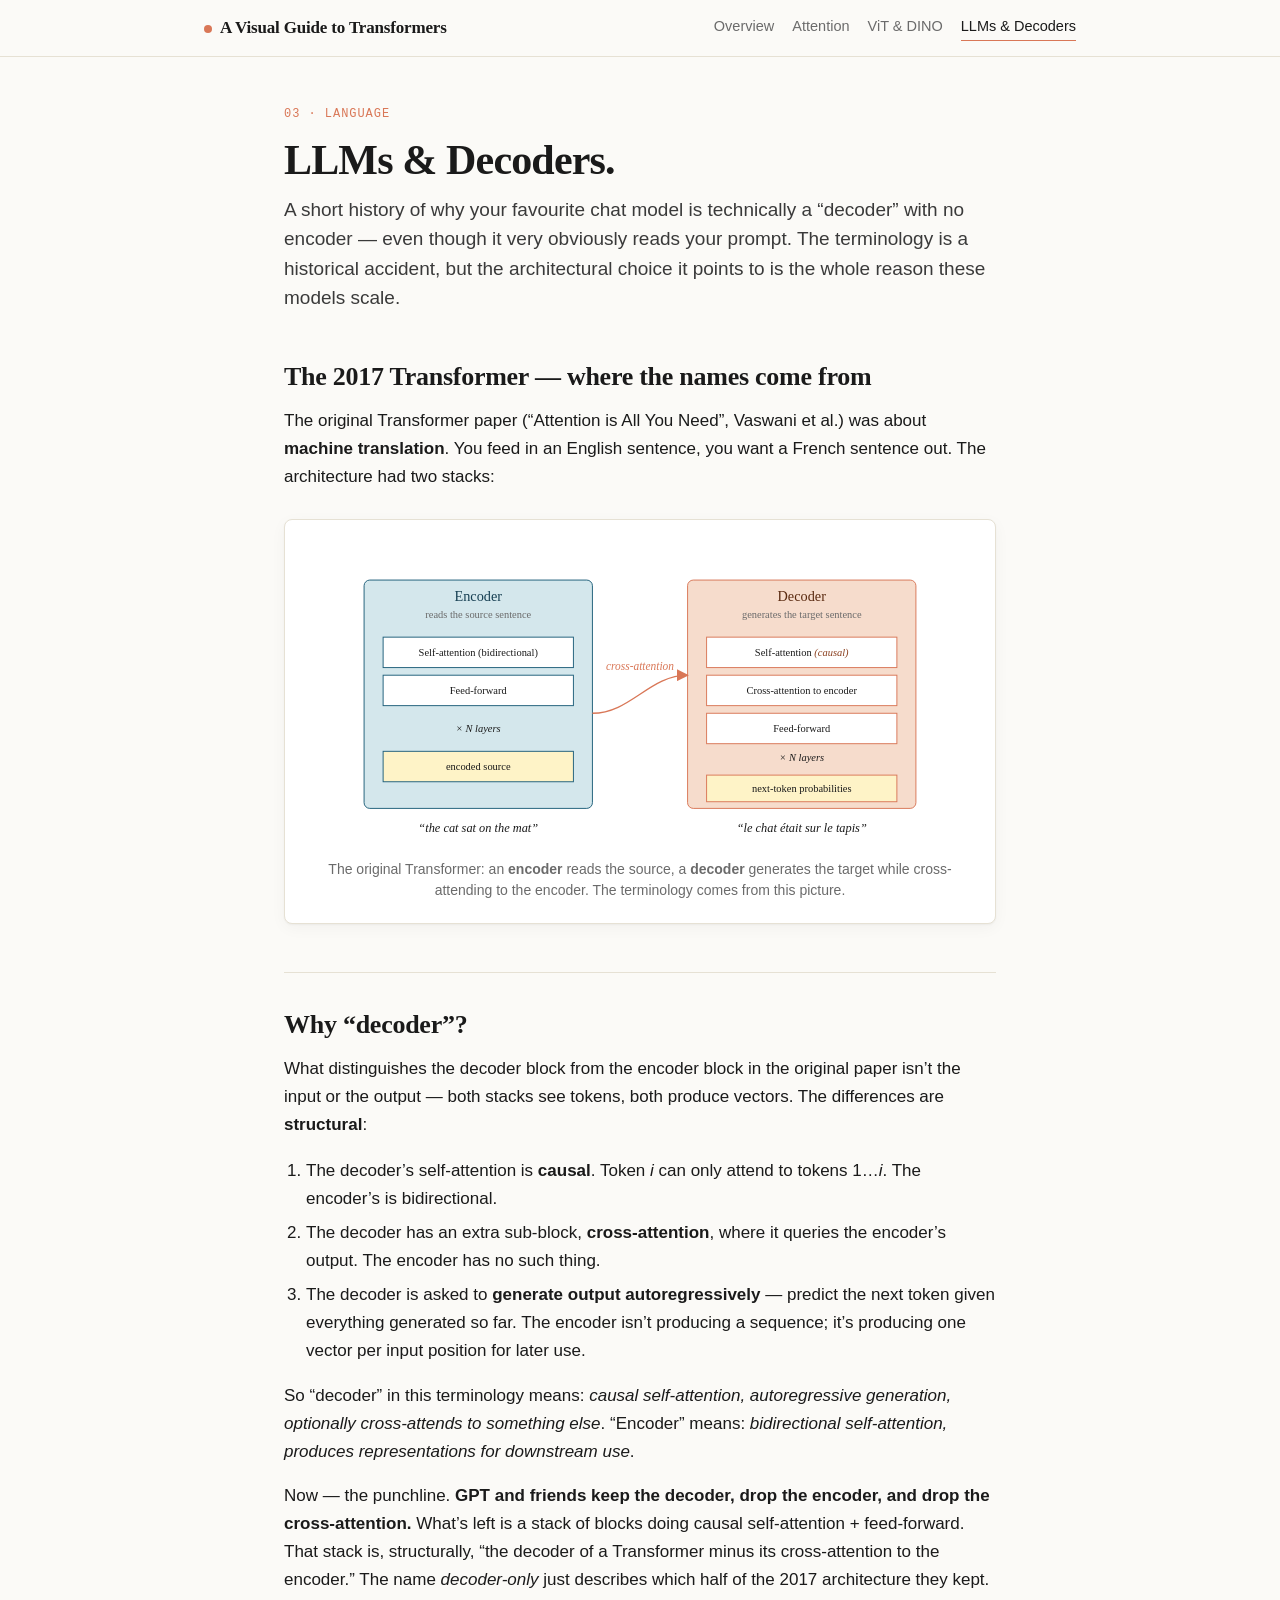
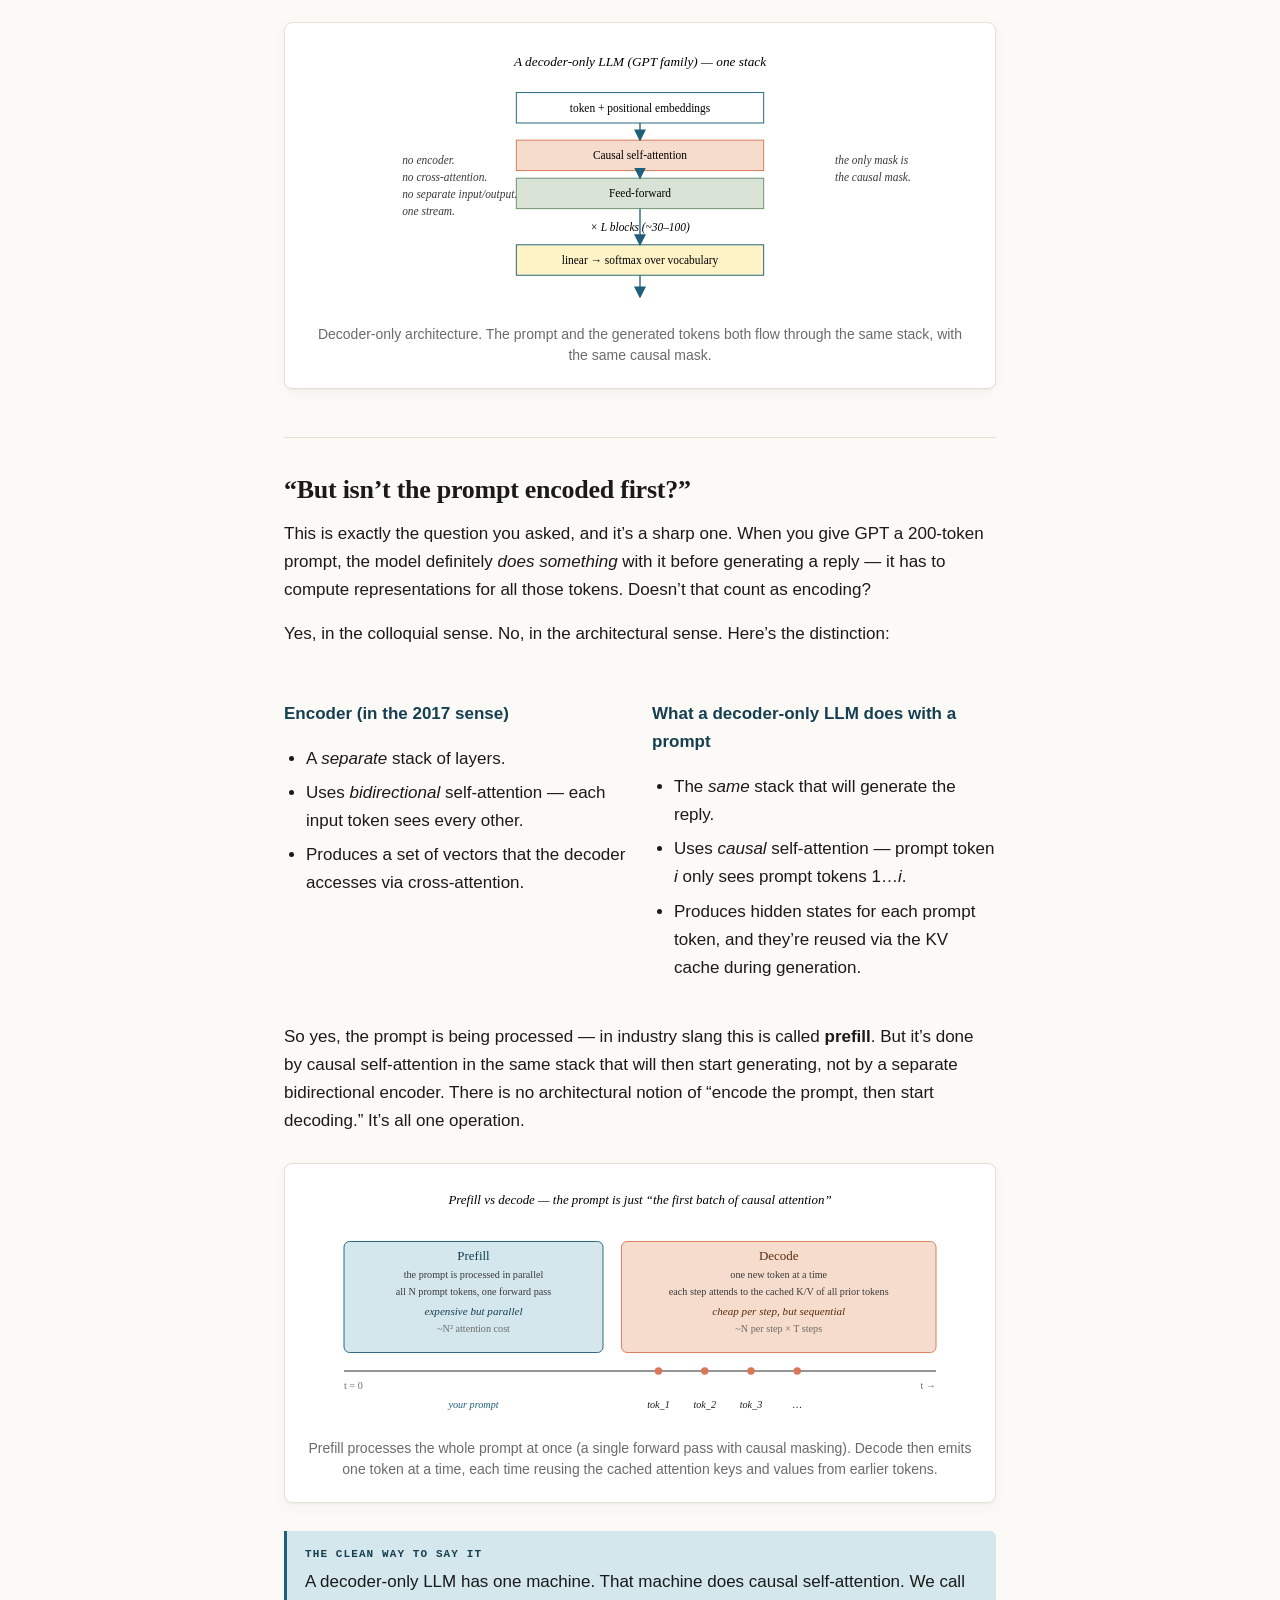
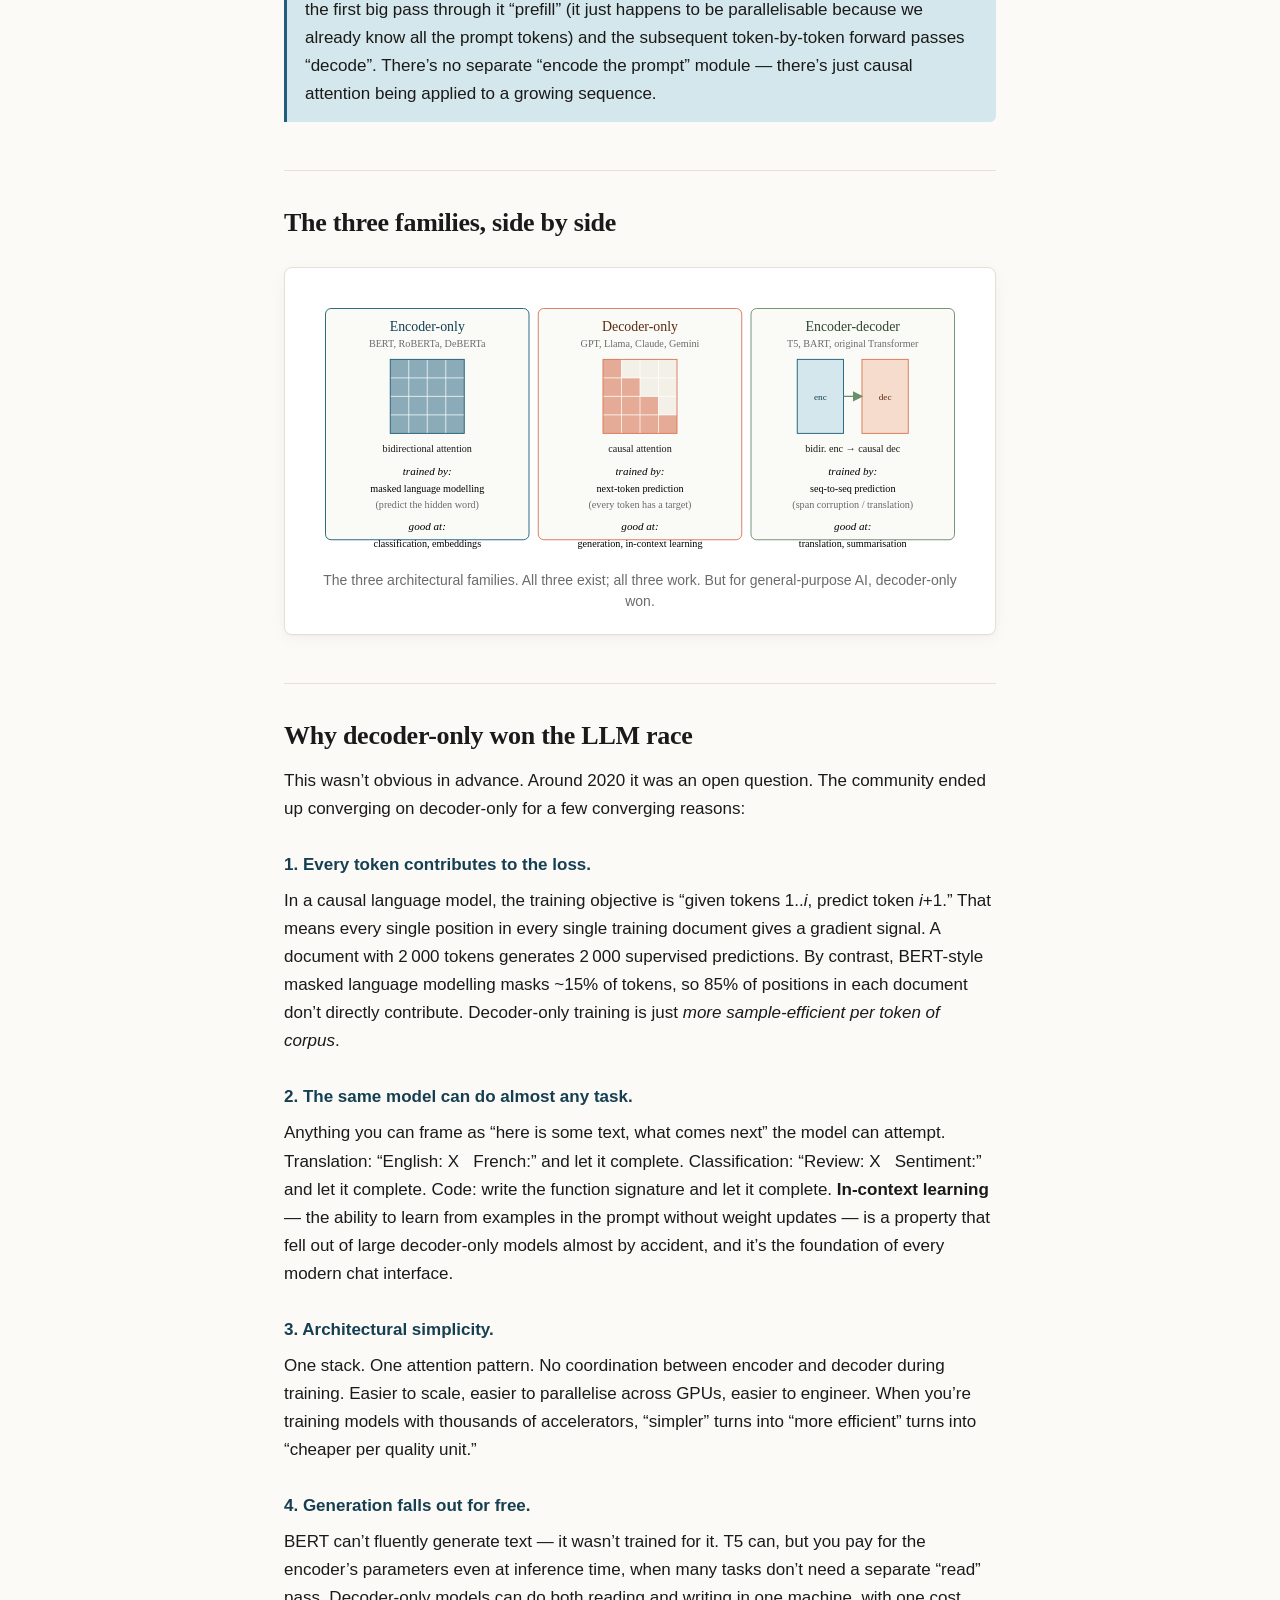
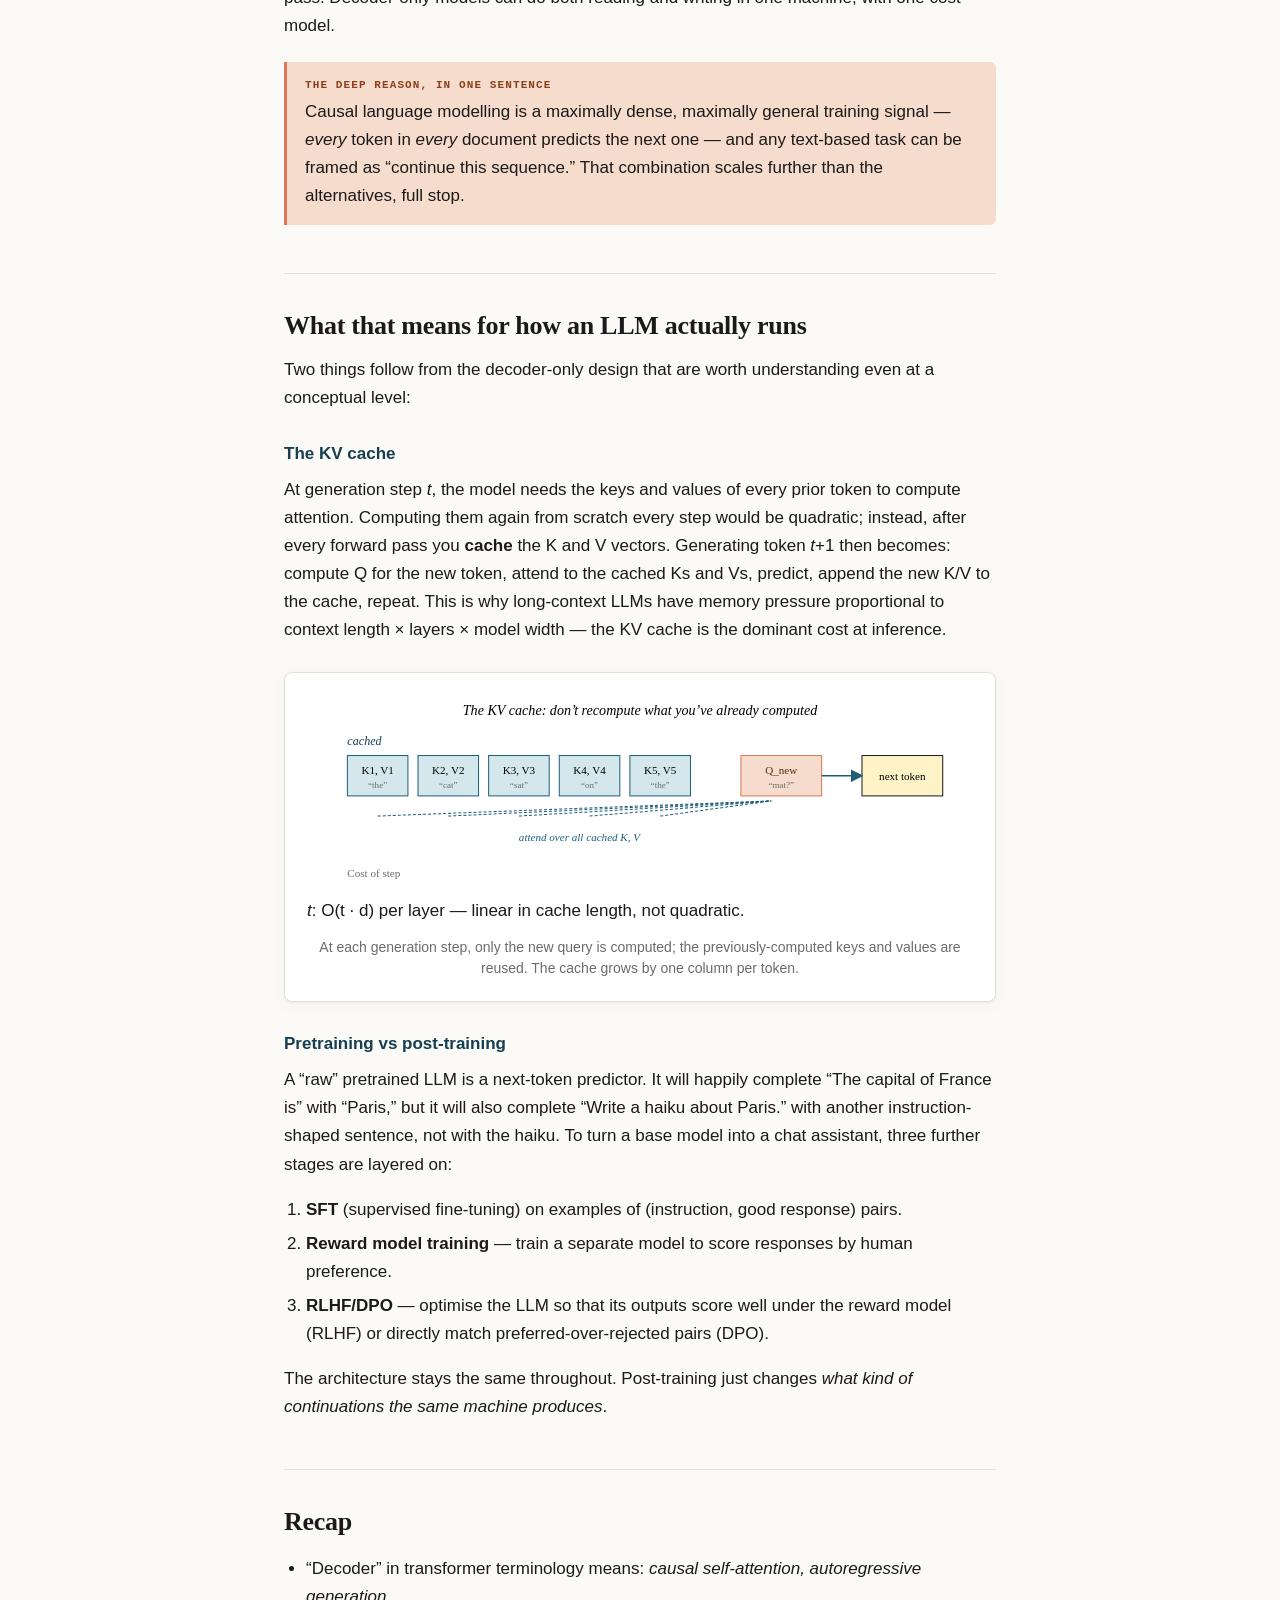
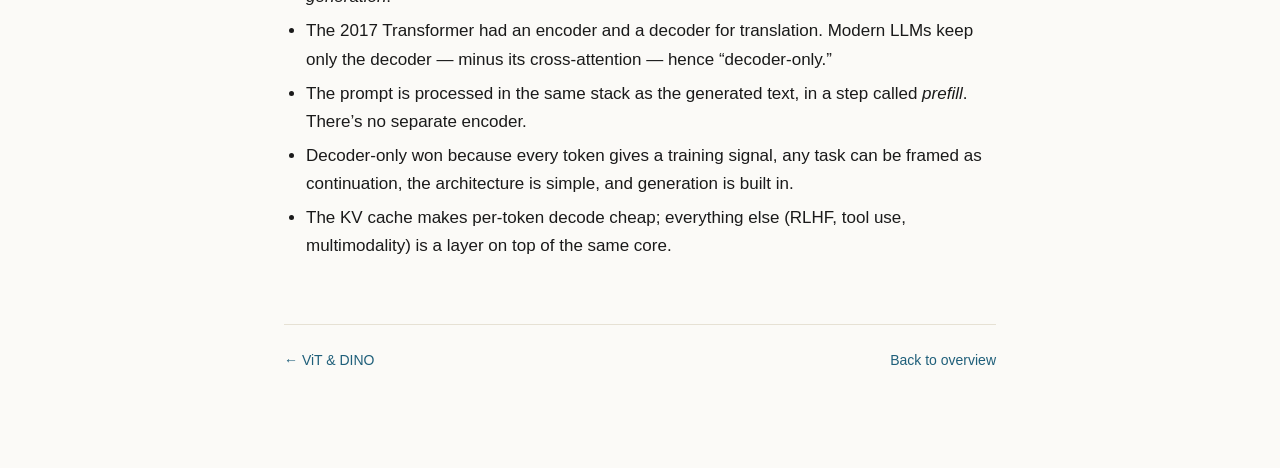
<file: transformers-guide/llms.html>
<!DOCTYPE html>
<html lang="en">
<head>
<meta charset="utf-8">
<meta name="viewport" content="width=device-width,initial-scale=1">
<title>LLMs &amp; Decoders &mdash; A Visual Guide to Transformers</title>
<link rel="stylesheet" href="styles.css">
</head>
<body>

<nav class="topnav">
  <div class="inner">
    <a href="index.html" class="brand"><span class="dot"></span>A Visual Guide to Transformers</a>
    <div class="links">
      <a href="index.html">Overview</a>
      <a href="attention.html">Attention</a>
      <a href="dino.html">ViT &amp; DINO</a>
      <a href="llms.html" class="active">LLMs &amp; Decoders</a>
    </div>
  </div>
</nav>

<main>
  <article>
    <header class="page-head">
      <div class="eyebrow">03 &middot; Language</div>
      <h1>LLMs &amp; Decoders.</h1>
      <p class="lead">A short history of why your favourite chat model is technically a &ldquo;decoder&rdquo; with no encoder &mdash; even though it very obviously reads your prompt. The terminology is a historical accident, but the architectural choice it points to is the whole reason these models scale.</p>
    </header>

    <h2>The 2017 Transformer &mdash; where the names come from</h2>
    <p>The original Transformer paper (&ldquo;Attention is All You Need&rdquo;, Vaswani et al.) was about <strong>machine translation</strong>. You feed in an English sentence, you want a French sentence out. The architecture had two stacks:</p>

    <figure>
      <svg viewBox="0 0 700 320" xmlns="http://www.w3.org/2000/svg">
        <defs>
          <marker id="arrL" markerWidth="9" markerHeight="9" refX="8" refY="4.5" orient="auto">
            <path d="M0,0 L9,4.5 L0,9 Z" fill="#1f5f7a"/>
          </marker>
          <marker id="arrL2" markerWidth="9" markerHeight="9" refX="8" refY="4.5" orient="auto">
            <path d="M0,0 L9,4.5 L0,9 Z" fill="#d97757"/>
          </marker>
        </defs>

        <!-- Encoder stack -->
        <g transform="translate(60,40)">
          <rect width="240" height="240" fill="#d4e7ec" stroke="#1f5f7a" rx="6"/>
          <text x="120" y="22" text-anchor="middle" font-family="ui-serif" font-size="15" fill="#163f52">Encoder</text>
          <text x="120" y="40" text-anchor="middle" font-family="-apple-system" font-size="11" fill="#6b6b6b">reads the source sentence</text>
          <!-- block -->
          <g font-family="-apple-system" font-size="11" fill="#1a1a1a">
            <rect x="20" y="60" width="200" height="32" fill="#fff" stroke="#1f5f7a"/>
            <text x="120" y="80" text-anchor="middle">Self-attention (bidirectional)</text>
            <rect x="20" y="100" width="200" height="32" fill="#fff" stroke="#1f5f7a"/>
            <text x="120" y="120" text-anchor="middle">Feed-forward</text>

            <text x="120" y="160" text-anchor="middle" font-family="ui-serif" font-style="italic">&times; N layers</text>

            <rect x="20" y="180" width="200" height="32" fill="#fef3c7" stroke="#1f5f7a"/>
            <text x="120" y="200" text-anchor="middle">encoded source</text>
          </g>
        </g>

        <!-- Decoder stack -->
        <g transform="translate(400,40)">
          <rect width="240" height="240" fill="#f6dccc" stroke="#d97757" rx="6"/>
          <text x="120" y="22" text-anchor="middle" font-family="ui-serif" font-size="15" fill="#5a2a10">Decoder</text>
          <text x="120" y="40" text-anchor="middle" font-family="-apple-system" font-size="11" fill="#6b6b6b">generates the target sentence</text>
          <g font-family="-apple-system" font-size="11" fill="#1a1a1a">
            <rect x="20" y="60" width="200" height="32" fill="#fff" stroke="#d97757"/>
            <text x="120" y="80" text-anchor="middle">Self-attention <tspan font-style="italic" fill="#8a3f1e">(causal)</tspan></text>
            <rect x="20" y="100" width="200" height="32" fill="#fff" stroke="#d97757"/>
            <text x="120" y="120" text-anchor="middle">Cross-attention to encoder</text>
            <rect x="20" y="140" width="200" height="32" fill="#fff" stroke="#d97757"/>
            <text x="120" y="160" text-anchor="middle">Feed-forward</text>

            <text x="120" y="190" text-anchor="middle" font-family="ui-serif" font-style="italic">&times; N layers</text>

            <rect x="20" y="205" width="200" height="28" fill="#fef3c7" stroke="#d97757"/>
            <text x="120" y="223" text-anchor="middle">next-token probabilities</text>
          </g>
        </g>

        <!-- input/output -->
        <text x="180" y="305" text-anchor="middle" font-family="ui-serif" font-style="italic" font-size="13" fill="#1a1a1a">&ldquo;the cat sat on the mat&rdquo;</text>
        <text x="520" y="305" text-anchor="middle" font-family="ui-serif" font-style="italic" font-size="13" fill="#1a1a1a">&ldquo;le chat &eacute;tait sur le tapis&rdquo;</text>

        <!-- cross attention arrow -->
        <path d="M300,180 C340,180 360,140 400,140" stroke="#d97757" stroke-width="1.4" fill="none" marker-end="url(#arrL2)"/>
        <text x="350" y="135" text-anchor="middle" font-family="ui-serif" font-style="italic" font-size="12" fill="#d97757">cross-attention</text>
      </svg>
      <figcaption>The original Transformer: an <strong>encoder</strong> reads the source, a <strong>decoder</strong> generates the target while cross-attending to the encoder. The terminology comes from this picture.</figcaption>
    </figure>

    <h2 id="why-decoder">Why &ldquo;decoder&rdquo;?</h2>
    <p>What distinguishes the decoder block from the encoder block in the original paper isn&rsquo;t the input or the output &mdash; both stacks see tokens, both produce vectors. The differences are <strong>structural</strong>:</p>
    <ol>
      <li>The decoder&rsquo;s self-attention is <strong>causal</strong>. Token <em>i</em> can only attend to tokens 1&hellip;<em>i</em>. The encoder&rsquo;s is bidirectional.</li>
      <li>The decoder has an extra sub-block, <strong>cross-attention</strong>, where it queries the encoder&rsquo;s output. The encoder has no such thing.</li>
      <li>The decoder is asked to <strong>generate output autoregressively</strong> &mdash; predict the next token given everything generated so far. The encoder isn&rsquo;t producing a sequence; it&rsquo;s producing one vector per input position for later use.</li>
    </ol>

    <p>So &ldquo;decoder&rdquo; in this terminology means: <em>causal self-attention, autoregressive generation, optionally cross-attends to something else</em>. &ldquo;Encoder&rdquo; means: <em>bidirectional self-attention, produces representations for downstream use</em>.</p>

    <p>Now &mdash; the punchline. <strong>GPT and friends keep the decoder, drop the encoder, and drop the cross-attention.</strong> What&rsquo;s left is a stack of blocks doing causal self-attention + feed-forward. That stack is, structurally, &ldquo;the decoder of a Transformer minus its cross-attention to the encoder.&rdquo; The name <em>decoder-only</em> just describes which half of the 2017 architecture they kept.</p>

    <figure>
      <svg viewBox="0 0 700 280" xmlns="http://www.w3.org/2000/svg">
        <defs>
          <marker id="arrA" markerWidth="9" markerHeight="9" refX="8" refY="4.5" orient="auto">
            <path d="M0,0 L9,4.5 L0,9 Z" fill="#1f5f7a"/>
          </marker>
        </defs>

        <text x="350" y="22" text-anchor="middle" font-family="ui-serif" font-style="italic" font-size="14">A decoder-only LLM (GPT family) &mdash; one stack</text>

        <!-- input -->
        <g font-family="-apple-system" font-size="12">
          <rect x="220" y="50"  width="260" height="32" fill="#fff" stroke="#1f5f7a"/>
          <text x="350" y="70" text-anchor="middle">token + positional embeddings</text>

          <rect x="220" y="100" width="260" height="32" fill="#f6dccc" stroke="#d97757"/>
          <text x="350" y="120" text-anchor="middle">Causal self-attention</text>

          <rect x="220" y="140" width="260" height="32" fill="#d8e3d5" stroke="#6b8e6f"/>
          <text x="350" y="160" text-anchor="middle">Feed-forward</text>

          <text x="350" y="195" text-anchor="middle" font-family="ui-serif" font-style="italic">&times; L blocks (~30&ndash;100)</text>

          <rect x="220" y="210" width="260" height="32" fill="#fef3c7" stroke="#1f5f7a"/>
          <text x="350" y="230" text-anchor="middle">linear &rarr; softmax over vocabulary</text>

          <rect x="220" y="252" width="260" height="22" fill="none" stroke="none"/>
        </g>

        <line x1="350" y1="82"  x2="350" y2="100" stroke="#1f5f7a" stroke-width="1.4" marker-end="url(#arrA)"/>
        <line x1="350" y1="132" x2="350" y2="140" stroke="#1f5f7a" stroke-width="1.4" marker-end="url(#arrA)"/>
        <line x1="350" y1="172" x2="350" y2="210" stroke="#1f5f7a" stroke-width="1.4" marker-end="url(#arrA)"/>
        <line x1="350" y1="242" x2="350" y2="265" stroke="#1f5f7a" stroke-width="1.4" marker-end="url(#arrA)"/>

        <!-- annotation -->
        <text x="100" y="125" font-family="ui-serif" font-style="italic" font-size="12" fill="#3a3a3a">no encoder.</text>
        <text x="100" y="143" font-family="ui-serif" font-style="italic" font-size="12" fill="#3a3a3a">no cross-attention.</text>
        <text x="100" y="161" font-family="ui-serif" font-style="italic" font-size="12" fill="#3a3a3a">no separate input/output.</text>
        <text x="100" y="179" font-family="ui-serif" font-style="italic" font-size="12" fill="#3a3a3a">one stream.</text>
        <text x="555" y="125" font-family="ui-serif" font-style="italic" font-size="12" fill="#3a3a3a">the only mask is</text>
        <text x="555" y="143" font-family="ui-serif" font-style="italic" font-size="12" fill="#3a3a3a">the causal mask.</text>
      </svg>
      <figcaption>Decoder-only architecture. The prompt and the generated tokens both flow through the same stack, with the same causal mask.</figcaption>
    </figure>

    <h2 id="prefill">&ldquo;But isn&rsquo;t the prompt encoded first?&rdquo;</h2>
    <p>This is exactly the question you asked, and it&rsquo;s a sharp one. When you give GPT a 200-token prompt, the model definitely <em>does something</em> with it before generating a reply &mdash; it has to compute representations for all those tokens. Doesn&rsquo;t that count as encoding?</p>
    <p>Yes, in the colloquial sense. No, in the architectural sense. Here&rsquo;s the distinction:</p>

    <div class="two-col">
      <div>
        <h3>Encoder (in the 2017 sense)</h3>
        <ul>
          <li>A <em>separate</em> stack of layers.</li>
          <li>Uses <em>bidirectional</em> self-attention &mdash; each input token sees every other.</li>
          <li>Produces a set of vectors that the decoder accesses via cross-attention.</li>
        </ul>
      </div>
      <div>
        <h3>What a decoder-only LLM does with a prompt</h3>
        <ul>
          <li>The <em>same</em> stack that will generate the reply.</li>
          <li>Uses <em>causal</em> self-attention &mdash; prompt token <em>i</em> only sees prompt tokens 1&hellip;<em>i</em>.</li>
          <li>Produces hidden states for each prompt token, and they&rsquo;re reused via the KV cache during generation.</li>
        </ul>
      </div>
    </div>

    <p>So yes, the prompt is being processed &mdash; in industry slang this is called <strong>prefill</strong>. But it&rsquo;s done by causal self-attention in the same stack that will then start generating, not by a separate bidirectional encoder. There is no architectural notion of &ldquo;encode the prompt, then start decoding.&rdquo; It&rsquo;s all one operation.</p>

    <figure>
      <svg viewBox="0 0 720 260" xmlns="http://www.w3.org/2000/svg">
        <text x="360" y="20" text-anchor="middle" font-family="ui-serif" font-style="italic" font-size="14">Prefill vs decode &mdash; the prompt is just &ldquo;the first batch of causal attention&rdquo;</text>

        <!-- timeline -->
        <line x1="40" y1="200" x2="680" y2="200" stroke="#1a1a1a" stroke-width="1"/>
        <g font-family="-apple-system" font-size="11" fill="#6b6b6b">
          <text x="40" y="220" text-anchor="start">t = 0</text>
          <text x="680" y="220" text-anchor="end">t &rarr;</text>
        </g>

        <!-- prefill block -->
        <rect x="40" y="60" width="280" height="120" fill="#d4e7ec" stroke="#1f5f7a" rx="6"/>
        <text x="180" y="80" text-anchor="middle" font-family="ui-serif" font-size="14" fill="#163f52">Prefill</text>
        <text x="180" y="100" text-anchor="middle" font-family="-apple-system" font-size="11" fill="#3a3a3a">the prompt is processed in parallel</text>
        <text x="180" y="118" text-anchor="middle" font-family="-apple-system" font-size="11" fill="#3a3a3a">all N prompt tokens, one forward pass</text>
        <text x="180" y="140" text-anchor="middle" font-family="ui-serif" font-style="italic" font-size="12" fill="#163f52">expensive but parallel</text>
        <text x="180" y="158" text-anchor="middle" font-family="-apple-system" font-size="11" fill="#6b6b6b">~N&sup2; attention cost</text>

        <!-- decode block -->
        <rect x="340" y="60" width="340" height="120" fill="#f6dccc" stroke="#d97757" rx="6"/>
        <text x="510" y="80" text-anchor="middle" font-family="ui-serif" font-size="14" fill="#5a2a10">Decode</text>
        <text x="510" y="100" text-anchor="middle" font-family="-apple-system" font-size="11" fill="#3a3a3a">one new token at a time</text>
        <text x="510" y="118" text-anchor="middle" font-family="-apple-system" font-size="11" fill="#3a3a3a">each step attends to the cached K/V of all prior tokens</text>
        <text x="510" y="140" text-anchor="middle" font-family="ui-serif" font-style="italic" font-size="12" fill="#5a2a10">cheap per step, but sequential</text>
        <text x="510" y="158" text-anchor="middle" font-family="-apple-system" font-size="11" fill="#6b6b6b">~N per step &times; T steps</text>

        <!-- generation tokens -->
        <g font-family="ui-serif" font-style="italic" font-size="11" fill="#1a1a1a">
          <circle cx="380" cy="200" r="4" fill="#d97757"/>
          <text x="380" y="240" text-anchor="middle">tok_1</text>
          <circle cx="430" cy="200" r="4" fill="#d97757"/>
          <text x="430" y="240" text-anchor="middle">tok_2</text>
          <circle cx="480" cy="200" r="4" fill="#d97757"/>
          <text x="480" y="240" text-anchor="middle">tok_3</text>
          <circle cx="530" cy="200" r="4" fill="#d97757"/>
          <text x="530" y="240" text-anchor="middle">&hellip;</text>
        </g>

        <text x="180" y="240" text-anchor="middle" font-family="ui-serif" font-style="italic" font-size="11" fill="#1f5f7a">your prompt</text>
      </svg>
      <figcaption>Prefill processes the whole prompt at once (a single forward pass with causal masking). Decode then emits one token at a time, each time reusing the cached attention keys and values from earlier tokens.</figcaption>
    </figure>

    <div class="callout">
      <div class="label">The clean way to say it</div>
      <p>A decoder-only LLM has one machine. That machine does causal self-attention. We call the first big pass through it &ldquo;prefill&rdquo; (it just happens to be parallelisable because we already know all the prompt tokens) and the subsequent token-by-token forward passes &ldquo;decode&rdquo;. There&rsquo;s no separate &ldquo;encode the prompt&rdquo; module &mdash; there&rsquo;s just causal attention being applied to a growing sequence.</p>
    </div>

    <h2>The three families, side by side</h2>

    <figure>
      <svg viewBox="0 0 720 290" xmlns="http://www.w3.org/2000/svg">

        <!-- Encoder-only -->
        <g transform="translate(20,20)">
          <rect width="220" height="250" fill="#fafaf7" stroke="#1f5f7a" rx="6"/>
          <text x="110" y="24" text-anchor="middle" font-family="ui-serif" font-size="15" fill="#163f52">Encoder-only</text>
          <text x="110" y="42" text-anchor="middle" font-family="-apple-system" font-size="11" fill="#6b6b6b">BERT, RoBERTa, DeBERTa</text>

          <!-- bidirectional mask icon -->
          <g transform="translate(70,55)">
            <rect width="80" height="80" fill="#1f5f7a" fill-opacity="0.5"/>
            <g stroke="#fff" stroke-width="0.8">
              <line x1="20" y1="0" x2="20" y2="80"/>
              <line x1="40" y1="0" x2="40" y2="80"/>
              <line x1="60" y1="0" x2="60" y2="80"/>
              <line x1="0" y1="20" x2="80" y2="20"/>
              <line x1="0" y1="40" x2="80" y2="40"/>
              <line x1="0" y1="60" x2="80" y2="60"/>
            </g>
            <rect width="80" height="80" fill="none" stroke="#1f5f7a"/>
          </g>
          <text x="110" y="155" text-anchor="middle" font-family="-apple-system" font-size="11" fill="#1a1a1a">bidirectional attention</text>

          <text x="110" y="180" text-anchor="middle" font-family="ui-serif" font-style="italic" font-size="12">trained by:</text>
          <text x="110" y="198" text-anchor="middle" font-family="-apple-system" font-size="11">masked language modelling</text>
          <text x="110" y="216" text-anchor="middle" font-family="-apple-system" font-size="11" fill="#6b6b6b">(predict the hidden word)</text>

          <text x="110" y="240" text-anchor="middle" font-family="ui-serif" font-style="italic" font-size="12">good at:</text>
          <text x="110" y="258" text-anchor="middle" font-family="-apple-system" font-size="11">classification, embeddings</text>
        </g>

        <!-- Decoder-only -->
        <g transform="translate(250,20)">
          <rect width="220" height="250" fill="#fafaf7" stroke="#d97757" rx="6"/>
          <text x="110" y="24" text-anchor="middle" font-family="ui-serif" font-size="15" fill="#5a2a10">Decoder-only</text>
          <text x="110" y="42" text-anchor="middle" font-family="-apple-system" font-size="11" fill="#6b6b6b">GPT, Llama, Claude, Gemini</text>

          <!-- causal mask icon -->
          <g transform="translate(70,55)">
            <g fill="#d97757" fill-opacity="0.6">
              <rect x="0"  y="0"  width="20" height="20"/>
              <rect x="0"  y="20" width="40" height="20"/>
              <rect x="0"  y="40" width="60" height="20"/>
              <rect x="0"  y="60" width="80" height="20"/>
            </g>
            <g fill="#f3f0e8">
              <rect x="20" y="0"  width="60" height="20"/>
              <rect x="40" y="20" width="40" height="20"/>
              <rect x="60" y="40" width="20" height="20"/>
            </g>
            <g stroke="#fff" stroke-width="0.8">
              <line x1="20" y1="0" x2="20" y2="80"/>
              <line x1="40" y1="0" x2="40" y2="80"/>
              <line x1="60" y1="0" x2="60" y2="80"/>
              <line x1="0" y1="20" x2="80" y2="20"/>
              <line x1="0" y1="40" x2="80" y2="40"/>
              <line x1="0" y1="60" x2="80" y2="60"/>
            </g>
            <rect width="80" height="80" fill="none" stroke="#d97757"/>
          </g>
          <text x="110" y="155" text-anchor="middle" font-family="-apple-system" font-size="11" fill="#1a1a1a">causal attention</text>

          <text x="110" y="180" text-anchor="middle" font-family="ui-serif" font-style="italic" font-size="12">trained by:</text>
          <text x="110" y="198" text-anchor="middle" font-family="-apple-system" font-size="11">next-token prediction</text>
          <text x="110" y="216" text-anchor="middle" font-family="-apple-system" font-size="11" fill="#6b6b6b">(every token has a target)</text>

          <text x="110" y="240" text-anchor="middle" font-family="ui-serif" font-style="italic" font-size="12">good at:</text>
          <text x="110" y="258" text-anchor="middle" font-family="-apple-system" font-size="11">generation, in-context learning</text>
        </g>

        <!-- Encoder-decoder -->
        <g transform="translate(480,20)">
          <rect width="220" height="250" fill="#fafaf7" stroke="#6b8e6f" rx="6"/>
          <text x="110" y="24" text-anchor="middle" font-family="ui-serif" font-size="15" fill="#2e4630">Encoder-decoder</text>
          <text x="110" y="42" text-anchor="middle" font-family="-apple-system" font-size="11" fill="#6b6b6b">T5, BART, original Transformer</text>

          <!-- two stacks icon -->
          <g transform="translate(50,55)">
            <rect x="0"  y="0" width="50" height="80" fill="#d4e7ec" stroke="#1f5f7a"/>
            <text x="25" y="44" text-anchor="middle" font-family="ui-serif" font-size="10" fill="#163f52">enc</text>
            <rect x="70" y="0" width="50" height="80" fill="#f6dccc" stroke="#d97757"/>
            <text x="95" y="44" text-anchor="middle" font-family="ui-serif" font-size="10" fill="#5a2a10">dec</text>
            <path d="M50,40 L70,40" stroke="#6b8e6f" stroke-width="1.4" marker-end="url(#arrED)"/>
            <defs>
              <marker id="arrED" markerWidth="8" markerHeight="8" refX="7" refY="4" orient="auto">
                <path d="M0,0 L8,4 L0,8 Z" fill="#6b8e6f"/>
              </marker>
            </defs>
          </g>
          <text x="110" y="155" text-anchor="middle" font-family="-apple-system" font-size="11" fill="#1a1a1a">bidir. enc &rarr; causal dec</text>

          <text x="110" y="180" text-anchor="middle" font-family="ui-serif" font-style="italic" font-size="12">trained by:</text>
          <text x="110" y="198" text-anchor="middle" font-family="-apple-system" font-size="11">seq-to-seq prediction</text>
          <text x="110" y="216" text-anchor="middle" font-family="-apple-system" font-size="11" fill="#6b6b6b">(span corruption / translation)</text>

          <text x="110" y="240" text-anchor="middle" font-family="ui-serif" font-style="italic" font-size="12">good at:</text>
          <text x="110" y="258" text-anchor="middle" font-family="-apple-system" font-size="11">translation, summarisation</text>
        </g>
      </svg>
      <figcaption>The three architectural families. All three exist; all three work. But for general-purpose AI, decoder-only won.</figcaption>
    </figure>

    <h2>Why decoder-only won the LLM race</h2>
    <p>This wasn&rsquo;t obvious in advance. Around 2020 it was an open question. The community ended up converging on decoder-only for a few converging reasons:</p>

    <h3>1. Every token contributes to the loss.</h3>
    <p>In a causal language model, the training objective is &ldquo;given tokens 1..<em>i</em>, predict token <em>i</em>+1.&rdquo; That means every single position in every single training document gives a gradient signal. A document with 2&thinsp;000 tokens generates 2&thinsp;000 supervised predictions. By contrast, BERT-style masked language modelling masks ~15% of tokens, so 85% of positions in each document don&rsquo;t directly contribute. Decoder-only training is just <em>more sample-efficient per token of corpus</em>.</p>

    <h3>2. The same model can do almost any task.</h3>
    <p>Anything you can frame as &ldquo;here is some text, what comes next&rdquo; the model can attempt. Translation: &ldquo;English: X &nbsp; French:&rdquo; and let it complete. Classification: &ldquo;Review: X &nbsp; Sentiment:&rdquo; and let it complete. Code: write the function signature and let it complete. <strong>In-context learning</strong> &mdash; the ability to learn from examples in the prompt without weight updates &mdash; is a property that fell out of large decoder-only models almost by accident, and it&rsquo;s the foundation of every modern chat interface.</p>

    <h3>3. Architectural simplicity.</h3>
    <p>One stack. One attention pattern. No coordination between encoder and decoder during training. Easier to scale, easier to parallelise across GPUs, easier to engineer. When you&rsquo;re training models with thousands of accelerators, &ldquo;simpler&rdquo; turns into &ldquo;more efficient&rdquo; turns into &ldquo;cheaper per quality unit.&rdquo;</p>

    <h3>4. Generation falls out for free.</h3>
    <p>BERT can&rsquo;t fluently generate text &mdash; it wasn&rsquo;t trained for it. T5 can, but you pay for the encoder&rsquo;s parameters even at inference time, when many tasks don&rsquo;t need a separate &ldquo;read&rdquo; pass. Decoder-only models can do both reading and writing in one machine, with one cost model.</p>

    <div class="callout warm">
      <div class="label">The deep reason, in one sentence</div>
      <p>Causal language modelling is a maximally dense, maximally general training signal &mdash; <em>every</em> token in <em>every</em> document predicts the next one &mdash; and any text-based task can be framed as &ldquo;continue this sequence.&rdquo; That combination scales further than the alternatives, full stop.</p>
    </div>

    <h2>What that means for how an LLM actually runs</h2>
    <p>Two things follow from the decoder-only design that are worth understanding even at a conceptual level:</p>

    <h3>The KV cache</h3>
    <p>At generation step <em>t</em>, the model needs the keys and values of every prior token to compute attention. Computing them again from scratch every step would be quadratic; instead, after every forward pass you <strong>cache</strong> the K and V vectors. Generating token <em>t</em>+1 then becomes: compute Q for the new token, attend to the cached Ks and Vs, predict, append the new K/V to the cache, repeat. This is why long-context LLMs have memory pressure proportional to context length &times; layers &times; model width &mdash; the KV cache is the dominant cost at inference.</p>

    <figure>
      <svg viewBox="0 0 660 200" xmlns="http://www.w3.org/2000/svg">
        <defs>
          <marker id="arrK" markerWidth="9" markerHeight="9" refX="8" refY="4.5" orient="auto">
            <path d="M0,0 L9,4.5 L0,9 Z" fill="#1f5f7a"/>
          </marker>
        </defs>

        <text x="330" y="20" text-anchor="middle" font-family="ui-serif" font-style="italic" font-size="14">The KV cache: don&rsquo;t recompute what you&rsquo;ve already computed</text>

        <!-- prior tokens cached -->
        <g font-family="-apple-system" font-size="11">
          <text x="40" y="50" font-family="ui-serif" font-style="italic" font-size="12" fill="#163f52">cached</text>
          <g>
            <rect x="40" y="60" width="60" height="40" fill="#d4e7ec" stroke="#1f5f7a"/>
            <text x="70" y="78" text-anchor="middle">K1, V1</text>
            <text x="70" y="92" text-anchor="middle" font-size="9" fill="#6b6b6b">&ldquo;the&rdquo;</text>
            <rect x="110" y="60" width="60" height="40" fill="#d4e7ec" stroke="#1f5f7a"/>
            <text x="140" y="78" text-anchor="middle">K2, V2</text>
            <text x="140" y="92" text-anchor="middle" font-size="9" fill="#6b6b6b">&ldquo;cat&rdquo;</text>
            <rect x="180" y="60" width="60" height="40" fill="#d4e7ec" stroke="#1f5f7a"/>
            <text x="210" y="78" text-anchor="middle">K3, V3</text>
            <text x="210" y="92" text-anchor="middle" font-size="9" fill="#6b6b6b">&ldquo;sat&rdquo;</text>
            <rect x="250" y="60" width="60" height="40" fill="#d4e7ec" stroke="#1f5f7a"/>
            <text x="280" y="78" text-anchor="middle">K4, V4</text>
            <text x="280" y="92" text-anchor="middle" font-size="9" fill="#6b6b6b">&ldquo;on&rdquo;</text>
            <rect x="320" y="60" width="60" height="40" fill="#d4e7ec" stroke="#1f5f7a"/>
            <text x="350" y="78" text-anchor="middle">K5, V5</text>
            <text x="350" y="92" text-anchor="middle" font-size="9" fill="#6b6b6b">&ldquo;the&rdquo;</text>
          </g>

          <!-- new query -->
          <rect x="430" y="60" width="80" height="40" fill="#f6dccc" stroke="#d97757"/>
          <text x="470" y="78" text-anchor="middle" font-size="11" fill="#5a2a10">Q_new</text>
          <text x="470" y="92" text-anchor="middle" font-size="9" fill="#6b6b6b">&ldquo;mat?&rdquo;</text>

          <!-- attention output -->
          <rect x="550" y="60" width="80" height="40" fill="#fef3c7" stroke="#1a1a1a"/>
          <text x="590" y="84" text-anchor="middle">next token</text>

          <!-- arrows -->
          <line x1="70" y1="120" x2="460" y2="105" stroke="#1f5f7a" stroke-width="1" fill="none" stroke-dasharray="3 2"/>
          <line x1="140" y1="120" x2="460" y2="105" stroke="#1f5f7a" stroke-width="1" fill="none" stroke-dasharray="3 2"/>
          <line x1="210" y1="120" x2="460" y2="105" stroke="#1f5f7a" stroke-width="1" fill="none" stroke-dasharray="3 2"/>
          <line x1="280" y1="120" x2="460" y2="105" stroke="#1f5f7a" stroke-width="1" fill="none" stroke-dasharray="3 2"/>
          <line x1="350" y1="120" x2="460" y2="105" stroke="#1f5f7a" stroke-width="1" fill="none" stroke-dasharray="3 2"/>
          <line x1="510" y1="80" x2="550" y2="80" stroke="#1f5f7a" stroke-width="1.4" marker-end="url(#arrK)"/>
          <text x="270" y="145" text-anchor="middle" font-family="ui-serif" font-style="italic" font-size="11" fill="#1f5f7a">attend over all cached K, V</text>

          <text x="40" y="180" font-family="-apple-system" font-size="11" fill="#6b6b6b">Cost of step <em>t</em>: O(t &middot; d) per layer &mdash; linear in cache length, not quadratic.</text>
        </g>
      </svg>
      <figcaption>At each generation step, only the new query is computed; the previously-computed keys and values are reused. The cache grows by one column per token.</figcaption>
    </figure>

    <h3>Pretraining vs post-training</h3>
    <p>A &ldquo;raw&rdquo; pretrained LLM is a next-token predictor. It will happily complete &ldquo;The capital of France is&rdquo; with &ldquo;Paris,&rdquo; but it will also complete &ldquo;Write a haiku about Paris.&rdquo; with another instruction-shaped sentence, not with the haiku. To turn a base model into a chat assistant, three further stages are layered on:</p>
    <ol>
      <li><strong>SFT</strong> (supervised fine-tuning) on examples of (instruction, good response) pairs.</li>
      <li><strong>Reward model training</strong> &mdash; train a separate model to score responses by human preference.</li>
      <li><strong>RLHF/DPO</strong> &mdash; optimise the LLM so that its outputs score well under the reward model (RLHF) or directly match preferred-over-rejected pairs (DPO).</li>
    </ol>
    <p>The architecture stays the same throughout. Post-training just changes <em>what kind of continuations the same machine produces</em>.</p>

    <h2>Recap</h2>
    <ul>
      <li>&ldquo;Decoder&rdquo; in transformer terminology means: <em>causal self-attention, autoregressive generation</em>.</li>
      <li>The 2017 Transformer had an encoder and a decoder for translation. Modern LLMs keep only the decoder &mdash; minus its cross-attention &mdash; hence &ldquo;decoder-only.&rdquo;</li>
      <li>The prompt is processed in the same stack as the generated text, in a step called <em>prefill</em>. There&rsquo;s no separate encoder.</li>
      <li>Decoder-only won because every token gives a training signal, any task can be framed as continuation, the architecture is simple, and generation is built in.</li>
      <li>The KV cache makes per-token decode cheap; everything else (RLHF, tool use, multimodality) is a layer on top of the same core.</li>
    </ul>

    <footer class="page-foot">
      <span><a href="dino.html">&larr; ViT &amp; DINO</a></span>
      <span><a href="index.html">Back to overview</a></span>
    </footer>
  </article>
</main>

</body>
</html>
</file>
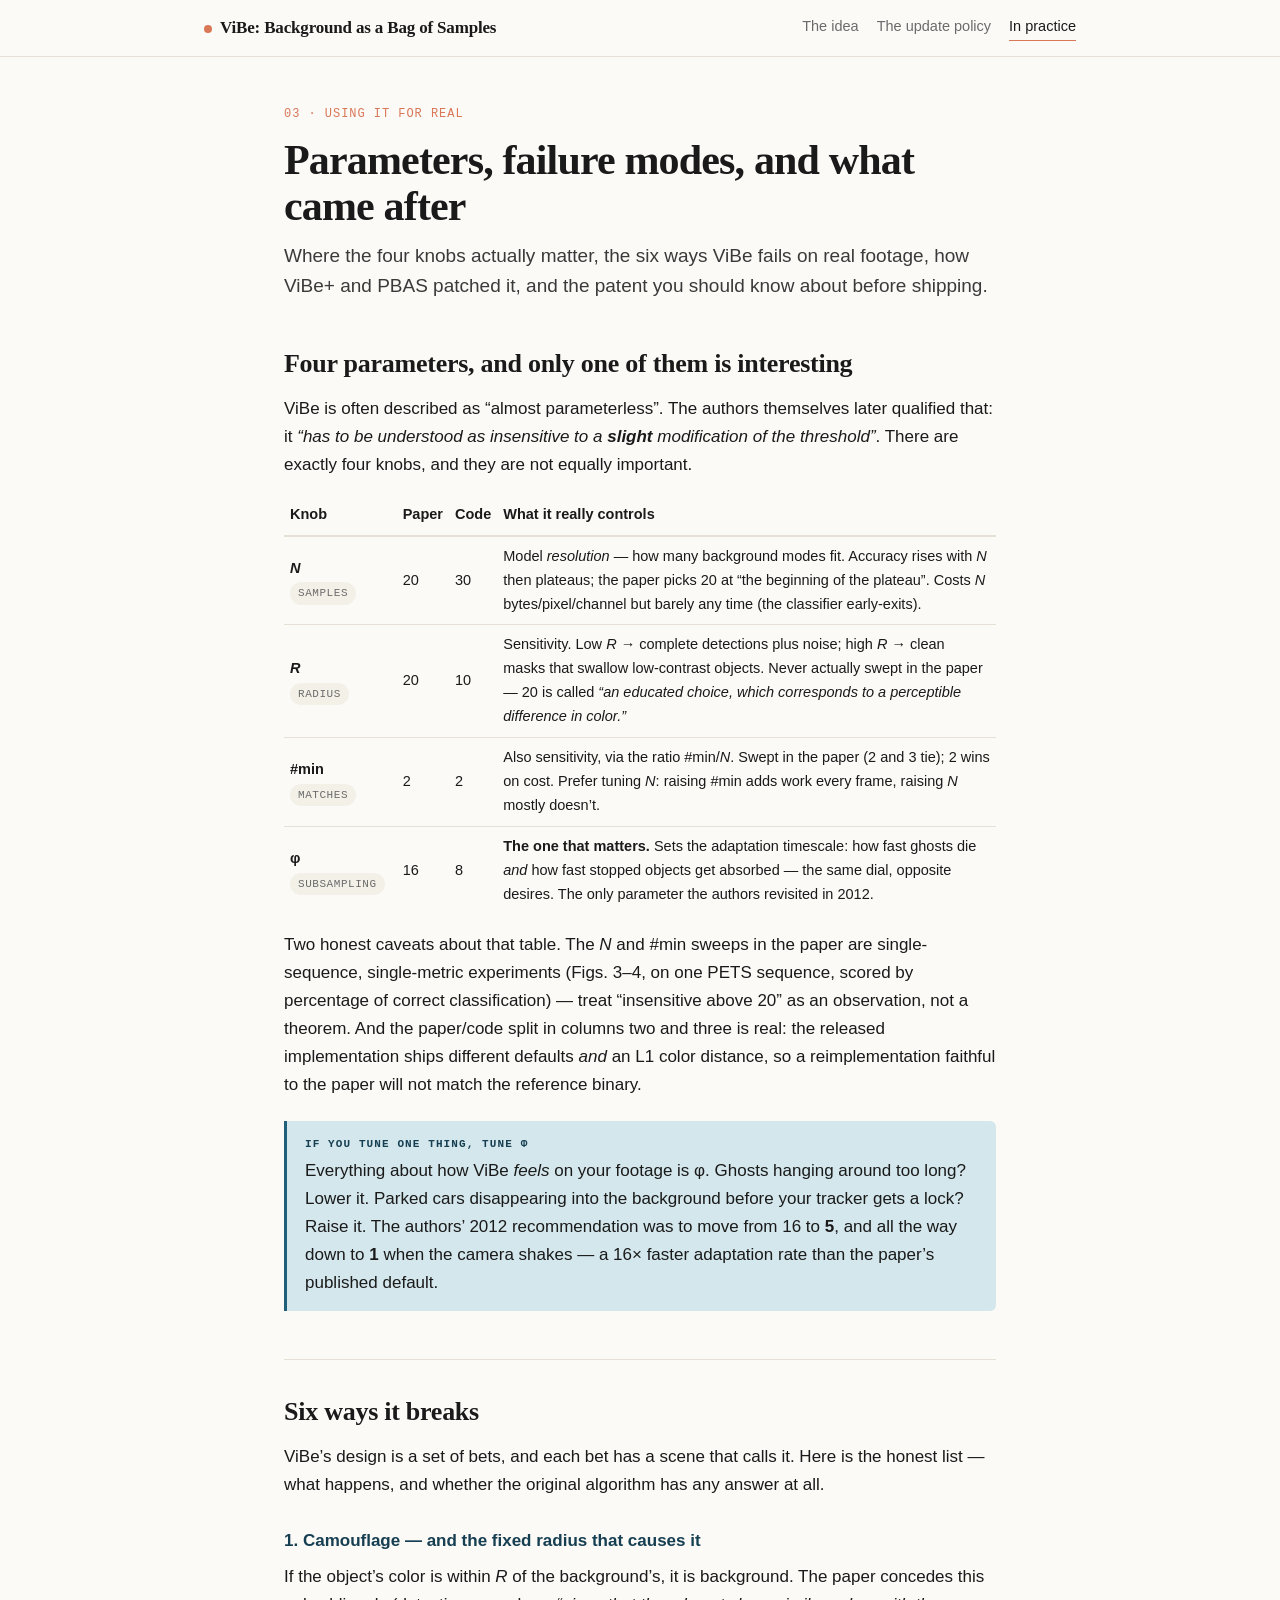
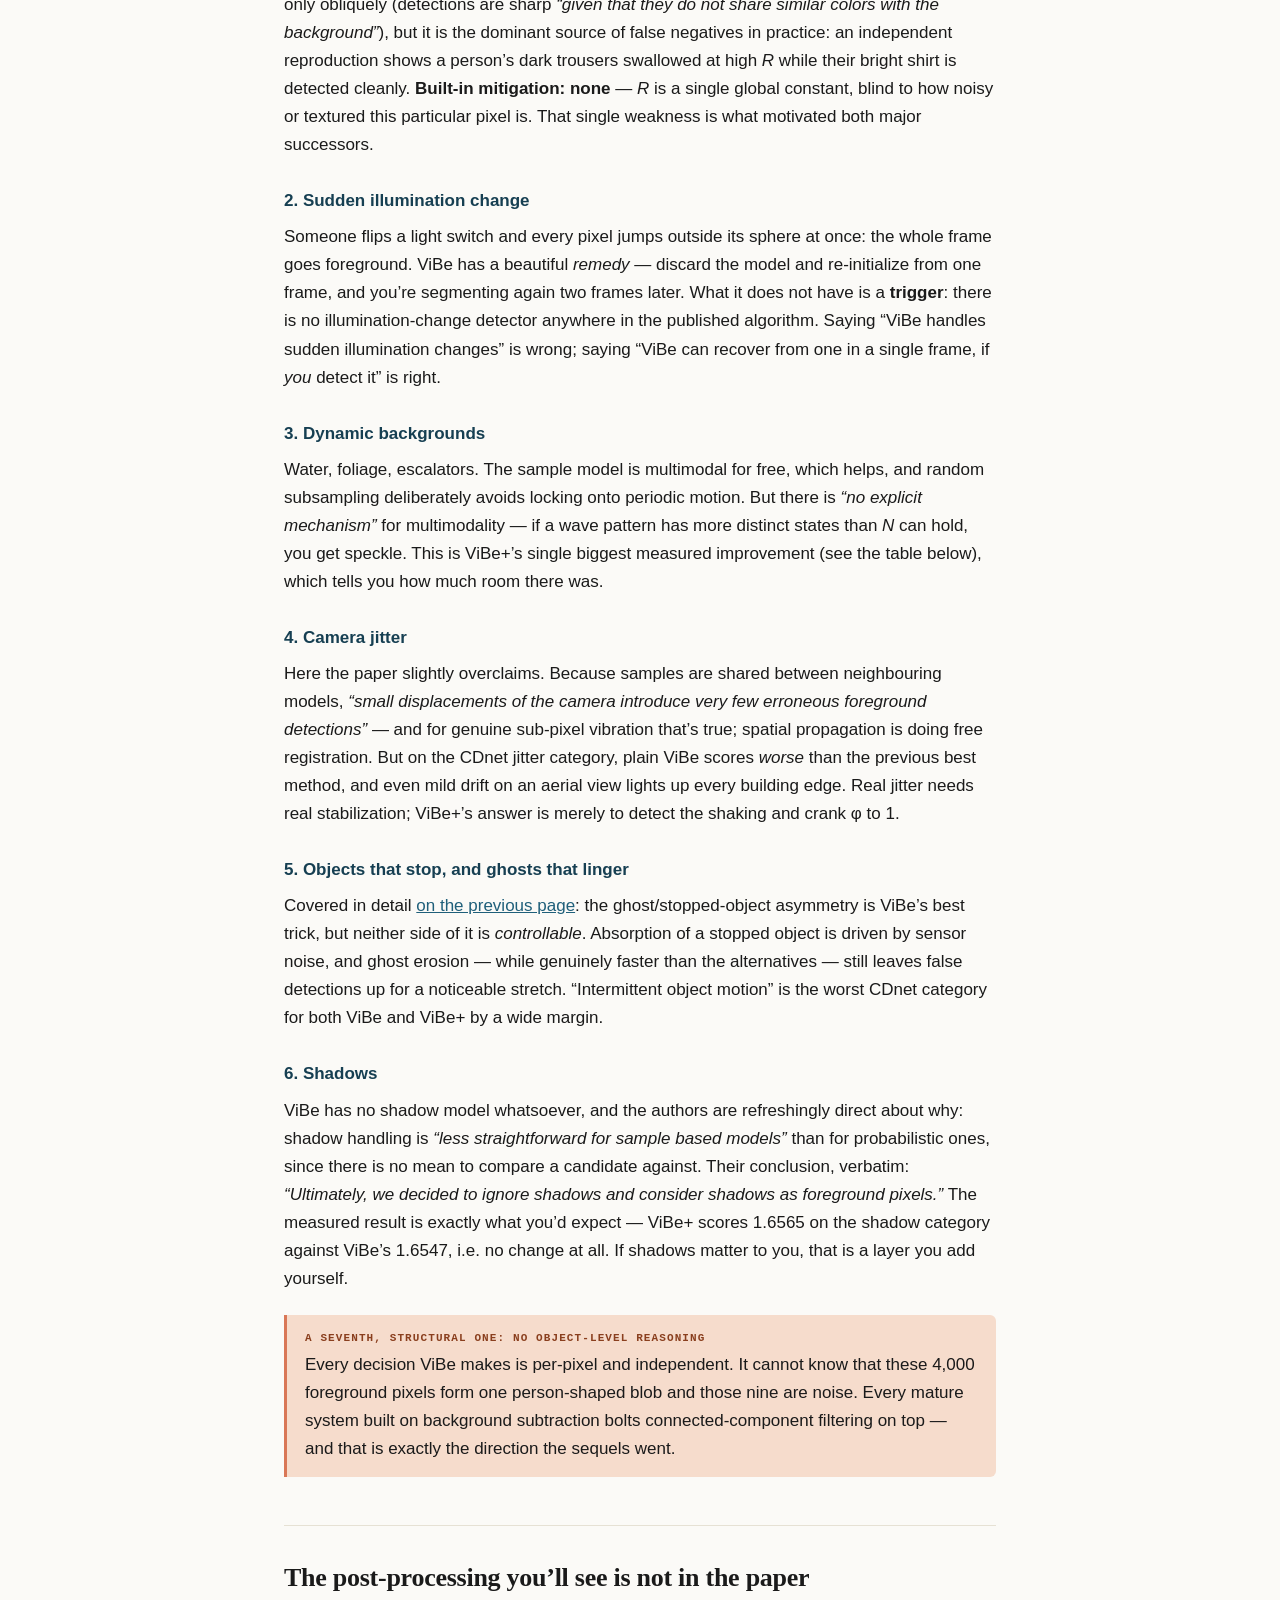
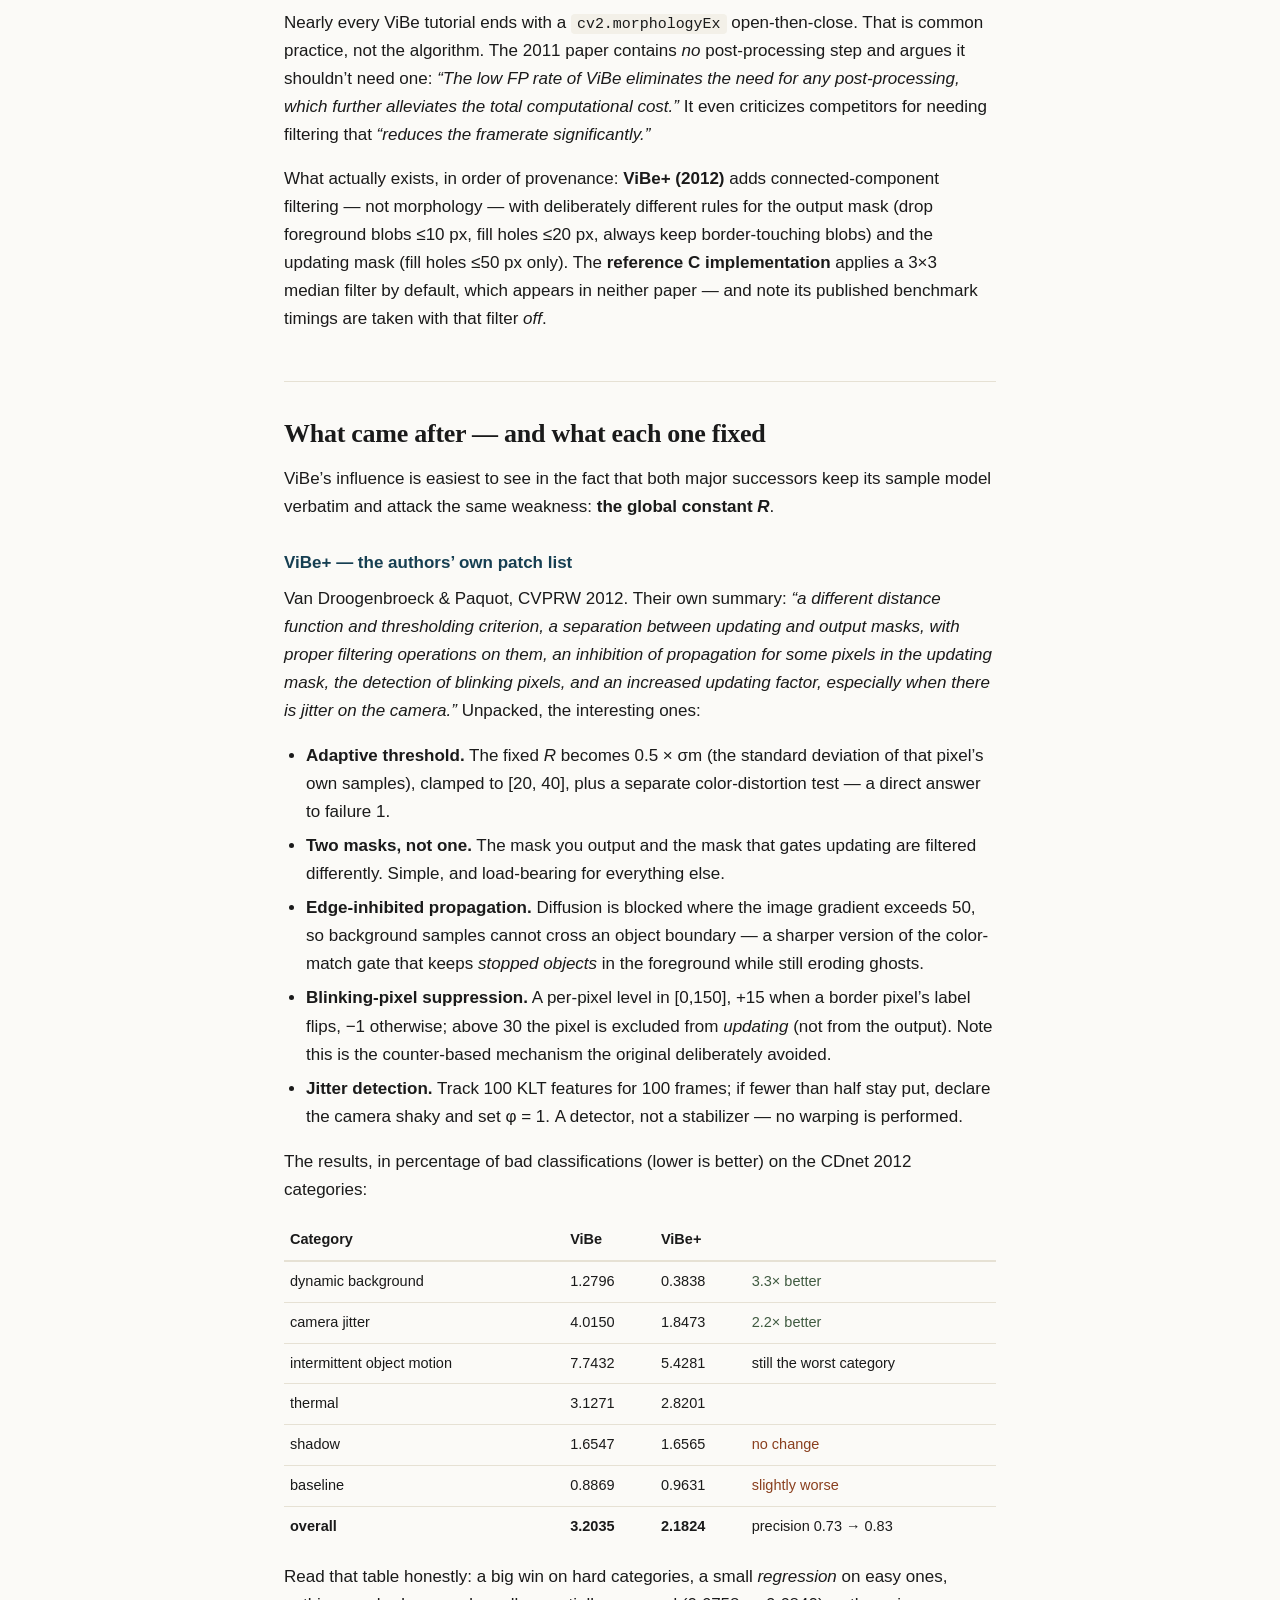
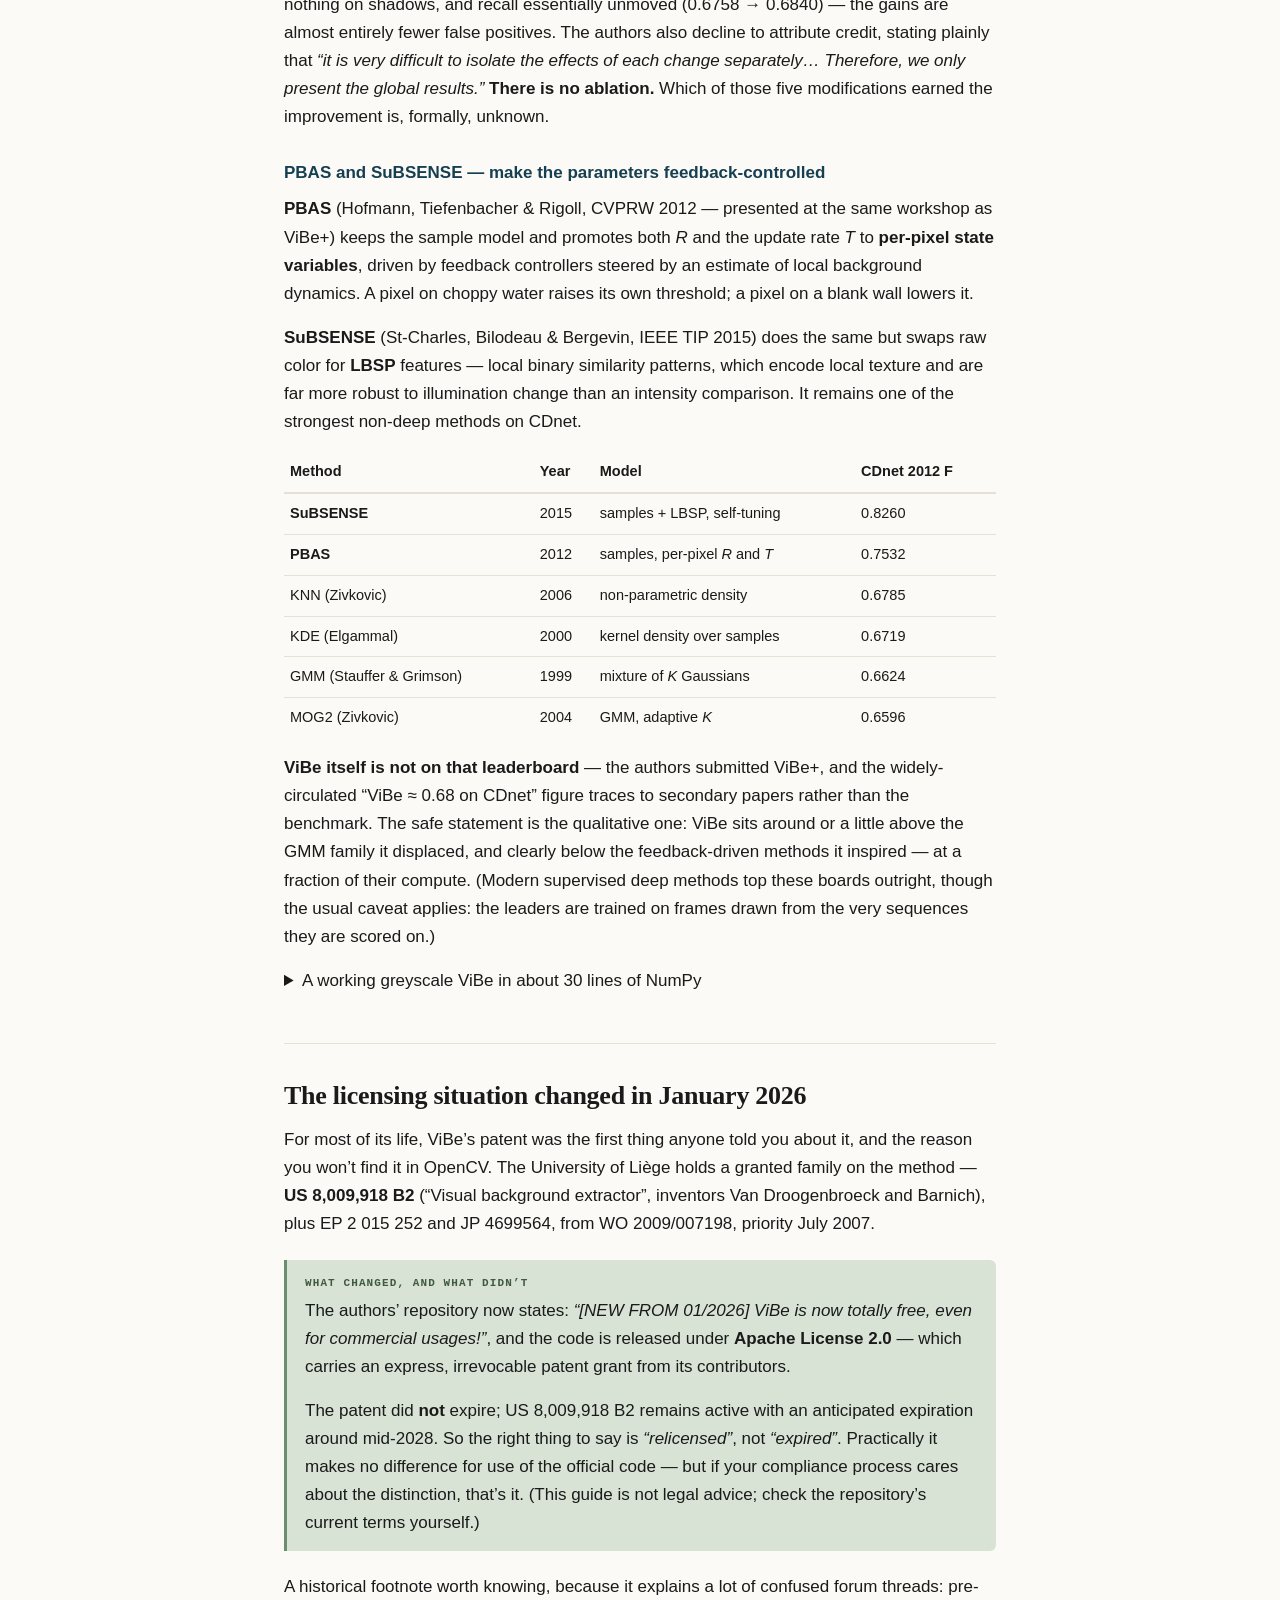
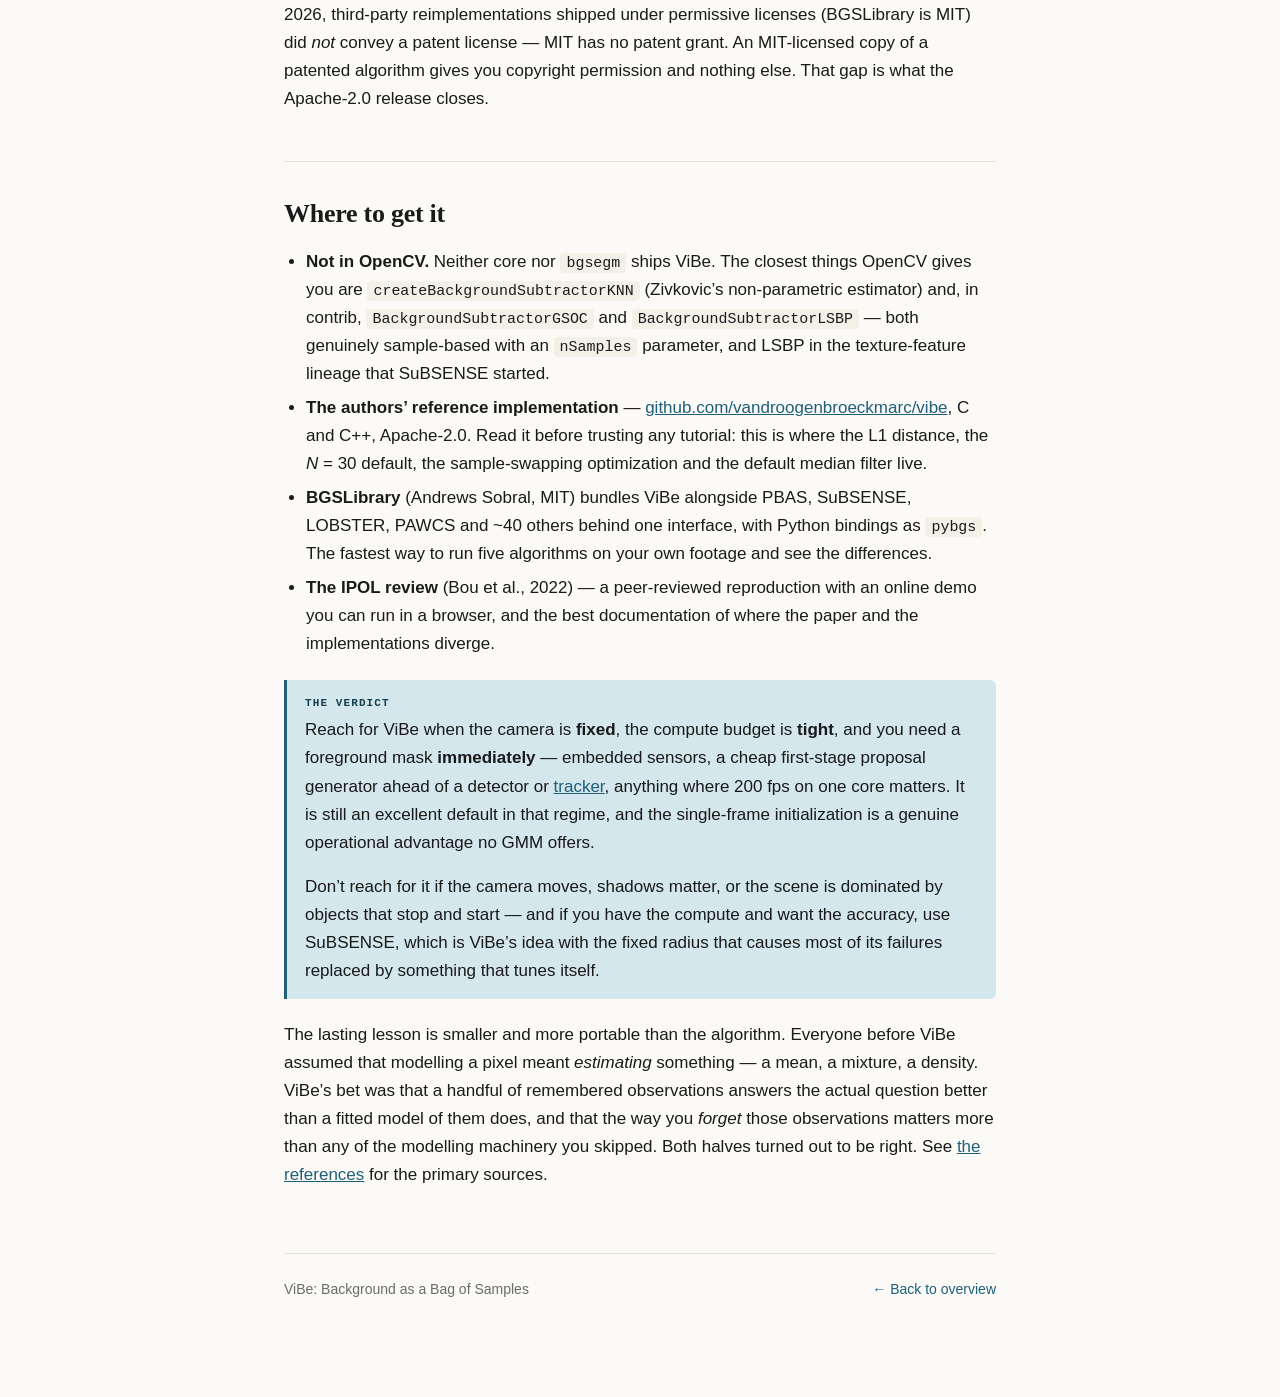
<file: vibe-guide/practice.html>
<!DOCTYPE html>
<html lang="en">
<head>
<meta charset="utf-8">
<meta name="viewport" content="width=device-width,initial-scale=1">
<title>Parameters, failure modes, and what came after — ViBe: Background as a Bag of Samples</title>
<link rel="stylesheet" href="styles.css">
</head>
<body>

<nav class="topnav">
  <div class="inner">
    <a href="index.html" class="brand"><span class="dot"></span>ViBe: Background as a Bag of Samples</a>
    <div class="links">
      <a href="index.html">The idea</a>
      <a href="update.html">The update policy</a>
      <a href="practice.html" class="active">In practice</a>
    </div>
  </div>
</nav>

<main>
  <article>
    <header class="page-head">
      <div class="eyebrow">03 &middot; using it for real</div>
      <h1>Parameters, failure modes, and what came after</h1>
      <p class="lead">Where the four knobs actually matter, the six ways ViBe fails on real footage, how ViBe+ and PBAS patched it, and the patent you should know about before shipping.</p>
    </header>

    <h2 id="knobs">Four parameters, and only one of them is interesting</h2>

    <p>ViBe is often described as &ldquo;almost parameterless&rdquo;. The authors themselves later qualified that: it <em>&ldquo;has to be understood as insensitive to a <strong>slight</strong> modification of the threshold&rdquo;</em>. There are exactly four knobs, and they are not equally important.</p>

    <table style="width:100%; border-collapse: collapse; margin: 16px 0; font-size: 14.5px;">
      <thead>
        <tr style="border-bottom: 2px solid var(--rule); text-align: left;">
          <th style="padding: 8px 6px;">Knob</th>
          <th style="padding: 8px 6px;">Paper</th>
          <th style="padding: 8px 6px;">Code</th>
          <th style="padding: 8px 6px;">What it really controls</th>
        </tr>
      </thead>
      <tbody>
        <tr style="border-bottom: 1px solid var(--rule);">
          <td style="padding: 8px 6px;"><strong><em>N</em></strong><br><span class="tag">samples</span></td>
          <td style="padding: 8px 6px;">20</td>
          <td style="padding: 8px 6px;">30</td>
          <td style="padding: 8px 6px;">Model <em>resolution</em> &mdash; how many background modes fit. Accuracy rises with <em>N</em> then plateaus; the paper picks 20 at &ldquo;the beginning of the plateau&rdquo;. Costs <em>N</em> bytes/pixel/channel but barely any time (the classifier early-exits).</td>
        </tr>
        <tr style="border-bottom: 1px solid var(--rule);">
          <td style="padding: 8px 6px;"><strong><em>R</em></strong><br><span class="tag">radius</span></td>
          <td style="padding: 8px 6px;">20</td>
          <td style="padding: 8px 6px;">10</td>
          <td style="padding: 8px 6px;">Sensitivity. Low <em>R</em> &rarr; complete detections plus noise; high <em>R</em> &rarr; clean masks that swallow low-contrast objects. Never actually swept in the paper &mdash; 20 is called <em>&ldquo;an educated choice, which corresponds to a perceptible difference in color.&rdquo;</em></td>
        </tr>
        <tr style="border-bottom: 1px solid var(--rule);">
          <td style="padding: 8px 6px;"><strong>#min</strong><br><span class="tag">matches</span></td>
          <td style="padding: 8px 6px;">2</td>
          <td style="padding: 8px 6px;">2</td>
          <td style="padding: 8px 6px;">Also sensitivity, via the ratio #min/<em>N</em>. Swept in the paper (2 and 3 tie); 2 wins on cost. Prefer tuning <em>N</em>: raising #min adds work every frame, raising <em>N</em> mostly doesn&rsquo;t.</td>
        </tr>
        <tr>
          <td style="padding: 8px 6px;"><strong>&phi;</strong><br><span class="tag">subsampling</span></td>
          <td style="padding: 8px 6px;">16</td>
          <td style="padding: 8px 6px;">8</td>
          <td style="padding: 8px 6px;"><strong>The one that matters.</strong> Sets the adaptation timescale: how fast ghosts die <em>and</em> how fast stopped objects get absorbed &mdash; the same dial, opposite desires. The only parameter the authors revisited in 2012.</td>
        </tr>
      </tbody>
    </table>

    <p>Two honest caveats about that table. The <em>N</em> and #min sweeps in the paper are single-sequence, single-metric experiments (Figs. 3&ndash;4, on one PETS sequence, scored by percentage of correct classification) &mdash; treat &ldquo;insensitive above 20&rdquo; as an observation, not a theorem. And the paper/code split in columns two and three is real: the released implementation ships different defaults <em>and</em> an L1 color distance, so a reimplementation faithful to the paper will not match the reference binary.</p>

    <div class="callout">
      <div class="label">If you tune one thing, tune &phi;</div>
      <p>Everything about how ViBe <em>feels</em> on your footage is &phi;. Ghosts hanging around too long? Lower it. Parked cars disappearing into the background before your tracker gets a lock? Raise it. The authors&rsquo; 2012 recommendation was to move from 16 to <strong>5</strong>, and all the way down to <strong>1</strong> when the camera shakes &mdash; a 16&times; faster adaptation rate than the paper&rsquo;s published default.</p>
    </div>

    <h2 id="failures">Six ways it breaks</h2>

    <p>ViBe&rsquo;s design is a set of bets, and each bet has a scene that calls it. Here is the honest list &mdash; what happens, and whether the original algorithm has any answer at all.</p>

    <h3>1. Camouflage &mdash; and the fixed radius that causes it</h3>
    <p>If the object&rsquo;s color is within <em>R</em> of the background&rsquo;s, it is background. The paper concedes this only obliquely (detections are sharp <em>&ldquo;given that they do not share similar colors with the background&rdquo;</em>), but it is the dominant source of false negatives in practice: an independent reproduction shows a person&rsquo;s dark trousers swallowed at high <em>R</em> while their bright shirt is detected cleanly. <strong>Built-in mitigation: none</strong> &mdash; <em>R</em> is a single global constant, blind to how noisy or textured this particular pixel is. That single weakness is what motivated both major successors.</p>

    <h3>2. Sudden illumination change</h3>
    <p>Someone flips a light switch and every pixel jumps outside its sphere at once: the whole frame goes foreground. ViBe has a beautiful <em>remedy</em> &mdash; discard the model and re-initialize from one frame, and you&rsquo;re segmenting again two frames later. What it does not have is a <strong>trigger</strong>: there is no illumination-change detector anywhere in the published algorithm. Saying &ldquo;ViBe handles sudden illumination changes&rdquo; is wrong; saying &ldquo;ViBe can recover from one in a single frame, if <em>you</em> detect it&rdquo; is right.</p>

    <h3>3. Dynamic backgrounds</h3>
    <p>Water, foliage, escalators. The sample model is multimodal for free, which helps, and random subsampling deliberately avoids locking onto periodic motion. But there is <em>&ldquo;no explicit mechanism&rdquo;</em> for multimodality &mdash; if a wave pattern has more distinct states than <em>N</em> can hold, you get speckle. This is ViBe+&rsquo;s single biggest measured improvement (see the table below), which tells you how much room there was.</p>

    <h3>4. Camera jitter</h3>
    <p>Here the paper slightly overclaims. Because samples are shared between neighbouring models, <em>&ldquo;small displacements of the camera introduce very few erroneous foreground detections&rdquo;</em> &mdash; and for genuine sub-pixel vibration that&rsquo;s true; spatial propagation is doing free registration. But on the CDnet jitter category, plain ViBe scores <em>worse</em> than the previous best method, and even mild drift on an aerial view lights up every building edge. Real jitter needs real stabilization; ViBe+&rsquo;s answer is merely to detect the shaking and crank &phi; to 1.</p>

    <h3>5. Objects that stop, and ghosts that linger</h3>
    <p>Covered in detail <a href="update.html#ghosts">on the previous page</a>: the ghost/stopped-object asymmetry is ViBe&rsquo;s best trick, but neither side of it is <em>controllable</em>. Absorption of a stopped object is driven by sensor noise, and ghost erosion &mdash; while genuinely faster than the alternatives &mdash; still leaves false detections up for a noticeable stretch. &ldquo;Intermittent object motion&rdquo; is the worst CDnet category for both ViBe and ViBe+ by a wide margin.</p>

    <h3>6. Shadows</h3>
    <p>ViBe has no shadow model whatsoever, and the authors are refreshingly direct about why: shadow handling is <em>&ldquo;less straightforward for sample based models&rdquo;</em> than for probabilistic ones, since there is no mean to compare a candidate against. Their conclusion, verbatim: <em>&ldquo;Ultimately, we decided to ignore shadows and consider shadows as foreground pixels.&rdquo;</em> The measured result is exactly what you&rsquo;d expect &mdash; ViBe+ scores 1.6565 on the shadow category against ViBe&rsquo;s 1.6547, i.e. no change at all. If shadows matter to you, that is a layer you add yourself.</p>

    <div class="callout warm">
      <div class="label">A seventh, structural one: no object-level reasoning</div>
      <p>Every decision ViBe makes is per-pixel and independent. It cannot know that these 4,000 foreground pixels form one person-shaped blob and those nine are noise. Every mature system built on background subtraction bolts connected-component filtering on top &mdash; and that is exactly the direction the sequels went.</p>
    </div>

    <h2 id="postproc">The post-processing you&rsquo;ll see is not in the paper</h2>

    <p>Nearly every ViBe tutorial ends with a <code>cv2.morphologyEx</code> open-then-close. That is common practice, not the algorithm. The 2011 paper contains <em>no</em> post-processing step and argues it shouldn&rsquo;t need one: <em>&ldquo;The low FP rate of ViBe eliminates the need for any post-processing, which further alleviates the total computational cost.&rdquo;</em> It even criticizes competitors for needing filtering that <em>&ldquo;reduces the framerate significantly.&rdquo;</em></p>

    <p>What actually exists, in order of provenance: <strong>ViBe+ (2012)</strong> adds connected-component filtering &mdash; not morphology &mdash; with deliberately different rules for the output mask (drop foreground blobs &le;10&nbsp;px, fill holes &le;20&nbsp;px, always keep border-touching blobs) and the updating mask (fill holes &le;50&nbsp;px only). The <strong>reference C implementation</strong> applies a 3&times;3 median filter by default, which appears in neither paper &mdash; and note its published benchmark timings are taken with that filter <em>off</em>.</p>

    <h2 id="successors">What came after &mdash; and what each one fixed</h2>

    <p>ViBe&rsquo;s influence is easiest to see in the fact that both major successors keep its sample model verbatim and attack the same weakness: <strong>the global constant <em>R</em></strong>.</p>

    <h3>ViBe+ &mdash; the authors&rsquo; own patch list</h3>
    <p>Van Droogenbroeck &amp; Paquot, CVPRW 2012. Their own summary: <em>&ldquo;a different distance function and thresholding criterion, a separation between updating and output masks, with proper filtering operations on them, an inhibition of propagation for some pixels in the updating mask, the detection of blinking pixels, and an increased updating factor, especially when there is jitter on the camera.&rdquo;</em> Unpacked, the interesting ones:</p>
    <ul>
      <li><strong>Adaptive threshold.</strong> The fixed <em>R</em> becomes 0.5&nbsp;&times;&nbsp;&sigma;<span class="small">m</span> (the standard deviation of that pixel&rsquo;s own samples), clamped to [20,&nbsp;40], plus a separate color-distortion test &mdash; a direct answer to failure&nbsp;1.</li>
      <li><strong>Two masks, not one.</strong> The mask you output and the mask that gates updating are filtered differently. Simple, and load-bearing for everything else.</li>
      <li><strong>Edge-inhibited propagation.</strong> Diffusion is blocked where the image gradient exceeds 50, so background samples cannot cross an object boundary &mdash; a sharper version of the color-match gate that keeps <em>stopped objects</em> in the foreground while still eroding ghosts.</li>
      <li><strong>Blinking-pixel suppression.</strong> A per-pixel level in [0,150], +15 when a border pixel&rsquo;s label flips, &minus;1 otherwise; above 30 the pixel is excluded from <em>updating</em> (not from the output). Note this is the counter-based mechanism the original deliberately avoided.</li>
      <li><strong>Jitter detection.</strong> Track 100 KLT features for 100 frames; if fewer than half stay put, declare the camera shaky and set &phi;&nbsp;=&nbsp;1. A detector, not a stabilizer &mdash; no warping is performed.</li>
    </ul>

    <p>The results, in percentage of bad classifications (lower is better) on the CDnet 2012 categories:</p>

    <table style="width:100%; border-collapse: collapse; margin: 16px 0; font-size: 14.5px;">
      <thead>
        <tr style="border-bottom: 2px solid var(--rule); text-align: left;">
          <th style="padding: 8px 6px;">Category</th>
          <th style="padding: 8px 6px;">ViBe</th>
          <th style="padding: 8px 6px;">ViBe+</th>
          <th style="padding: 8px 6px;"></th>
        </tr>
      </thead>
      <tbody>
        <tr style="border-bottom: 1px solid var(--rule);"><td style="padding: 8px 6px;">dynamic background</td><td style="padding: 8px 6px;">1.2796</td><td style="padding: 8px 6px;">0.3838</td><td style="padding: 8px 6px; color:#3f5a40;">3.3&times; better</td></tr>
        <tr style="border-bottom: 1px solid var(--rule);"><td style="padding: 8px 6px;">camera jitter</td><td style="padding: 8px 6px;">4.0150</td><td style="padding: 8px 6px;">1.8473</td><td style="padding: 8px 6px; color:#3f5a40;">2.2&times; better</td></tr>
        <tr style="border-bottom: 1px solid var(--rule);"><td style="padding: 8px 6px;">intermittent object motion</td><td style="padding: 8px 6px;">7.7432</td><td style="padding: 8px 6px;">5.4281</td><td style="padding: 8px 6px;">still the worst category</td></tr>
        <tr style="border-bottom: 1px solid var(--rule);"><td style="padding: 8px 6px;">thermal</td><td style="padding: 8px 6px;">3.1271</td><td style="padding: 8px 6px;">2.8201</td><td style="padding: 8px 6px;"></td></tr>
        <tr style="border-bottom: 1px solid var(--rule);"><td style="padding: 8px 6px;">shadow</td><td style="padding: 8px 6px;">1.6547</td><td style="padding: 8px 6px;">1.6565</td><td style="padding: 8px 6px; color:#8a3f1e;">no change</td></tr>
        <tr style="border-bottom: 1px solid var(--rule);"><td style="padding: 8px 6px;">baseline</td><td style="padding: 8px 6px;">0.8869</td><td style="padding: 8px 6px;">0.9631</td><td style="padding: 8px 6px; color:#8a3f1e;">slightly worse</td></tr>
        <tr><td style="padding: 8px 6px;"><strong>overall</strong></td><td style="padding: 8px 6px;"><strong>3.2035</strong></td><td style="padding: 8px 6px;"><strong>2.1824</strong></td><td style="padding: 8px 6px;">precision 0.73 &rarr; 0.83</td></tr>
      </tbody>
    </table>

    <p>Read that table honestly: a big win on hard categories, a small <em>regression</em> on easy ones, nothing on shadows, and recall essentially unmoved (0.6758&nbsp;&rarr;&nbsp;0.6840) &mdash; the gains are almost entirely fewer false positives. The authors also decline to attribute credit, stating plainly that <em>&ldquo;it is very difficult to isolate the effects of each change separately&hellip; Therefore, we only present the global results.&rdquo;</em> <strong>There is no ablation.</strong> Which of those five modifications earned the improvement is, formally, unknown.</p>

    <h3>PBAS and SuBSENSE &mdash; make the parameters feedback-controlled</h3>
    <p><strong>PBAS</strong> (Hofmann, Tiefenbacher &amp; Rigoll, CVPRW 2012 &mdash; presented at the same workshop as ViBe+) keeps the sample model and promotes both <em>R</em> and the update rate <em>T</em> to <strong>per-pixel state variables</strong>, driven by feedback controllers steered by an estimate of local background dynamics. A pixel on choppy water raises its own threshold; a pixel on a blank wall lowers it.</p>
    <p><strong>SuBSENSE</strong> (St-Charles, Bilodeau &amp; Bergevin, IEEE TIP 2015) does the same but swaps raw color for <strong>LBSP</strong> features &mdash; local binary similarity patterns, which encode local texture and are far more robust to illumination change than an intensity comparison. It remains one of the strongest non-deep methods on CDnet.</p>

    <table style="width:100%; border-collapse: collapse; margin: 16px 0; font-size: 14.5px;">
      <thead>
        <tr style="border-bottom: 2px solid var(--rule); text-align: left;">
          <th style="padding: 8px 6px;">Method</th>
          <th style="padding: 8px 6px;">Year</th>
          <th style="padding: 8px 6px;">Model</th>
          <th style="padding: 8px 6px;">CDnet&nbsp;2012 F</th>
        </tr>
      </thead>
      <tbody>
        <tr style="border-bottom: 1px solid var(--rule);"><td style="padding: 8px 6px;"><strong>SuBSENSE</strong></td><td style="padding: 8px 6px;">2015</td><td style="padding: 8px 6px;">samples + LBSP, self-tuning</td><td style="padding: 8px 6px;">0.8260</td></tr>
        <tr style="border-bottom: 1px solid var(--rule);"><td style="padding: 8px 6px;"><strong>PBAS</strong></td><td style="padding: 8px 6px;">2012</td><td style="padding: 8px 6px;">samples, per-pixel <em>R</em> and <em>T</em></td><td style="padding: 8px 6px;">0.7532</td></tr>
        <tr style="border-bottom: 1px solid var(--rule);"><td style="padding: 8px 6px;">KNN (Zivkovic)</td><td style="padding: 8px 6px;">2006</td><td style="padding: 8px 6px;">non-parametric density</td><td style="padding: 8px 6px;">0.6785</td></tr>
        <tr style="border-bottom: 1px solid var(--rule);"><td style="padding: 8px 6px;">KDE (Elgammal)</td><td style="padding: 8px 6px;">2000</td><td style="padding: 8px 6px;">kernel density over samples</td><td style="padding: 8px 6px;">0.6719</td></tr>
        <tr style="border-bottom: 1px solid var(--rule);"><td style="padding: 8px 6px;">GMM (Stauffer &amp; Grimson)</td><td style="padding: 8px 6px;">1999</td><td style="padding: 8px 6px;">mixture of <em>K</em> Gaussians</td><td style="padding: 8px 6px;">0.6624</td></tr>
        <tr><td style="padding: 8px 6px;">MOG2 (Zivkovic)</td><td style="padding: 8px 6px;">2004</td><td style="padding: 8px 6px;">GMM, adaptive <em>K</em></td><td style="padding: 8px 6px;">0.6596</td></tr>
      </tbody>
    </table>

    <p><strong>ViBe itself is not on that leaderboard</strong> &mdash; the authors submitted ViBe+, and the widely-circulated &ldquo;ViBe &asymp; 0.68 on CDnet&rdquo; figure traces to secondary papers rather than the benchmark. The safe statement is the qualitative one: ViBe sits around or a little above the GMM family it displaced, and clearly below the feedback-driven methods it inspired &mdash; at a fraction of their compute. (Modern supervised deep methods top these boards outright, though the usual caveat applies: the leaders are trained on frames drawn from the very sequences they are scored on.)</p>

    <details>
      <summary>A working greyscale ViBe in about 30 lines of NumPy</summary>
      <p>Faithful to the paper (spatial init, conservative update, random replacement, two 1/&phi; draws, 8-neighbour propagation). Vectorized, so it evaluates all <em>N</em> comparisons rather than early-exiting &mdash; fine for clarity, not how you&rsquo;d write it in C.</p>
<pre><code>import numpy as np

N, R, MIN_MATCH, PHI = 20, 20, 2, 16

def init_model(frame, rng):
    """M0(x): N values drawn at random from x's 8-neighbourhood in frame 0."""
    h, w = frame.shape
    padded = np.pad(frame, 1, mode='edge')
    dy, dx = rng.integers(-1, 2, size=(2, N, h, w))
    ys = np.arange(h)[None, :, None] + 1 + dy
    xs = np.arange(w)[None, None, :] + 1 + dx
    return padded[ys, xs]                      # (N, h, w)

def step(model, frame, rng):
    h, w = frame.shape
    d = np.abs(model.astype(np.int16) - frame.astype(np.int16))
    fg = (d &lt; R).sum(axis=0) &lt; MIN_MATCH       # the whole classifier
    bg = ~fg

    # 3. conservative + memoryless update of the pixel's own model
    hit = bg &amp; (rng.integers(0, PHI, size=(h, w)) == 0)
    yy, xx = np.nonzero(hit)
    model[rng.integers(0, N, size=yy.size), yy, xx] = frame[yy, xx]

    # 4. propagate v(x) into one random neighbour's model
    hit = bg &amp; (rng.integers(0, PHI, size=(h, w)) == 0)
    yy, xx = np.nonzero(hit)
    ny = np.clip(yy + rng.integers(-1, 2, size=yy.size), 0, h - 1)
    nx = np.clip(xx + rng.integers(-1, 2, size=xx.size), 0, w - 1)
    model[rng.integers(0, N, size=yy.size), ny, nx] = frame[yy, xx]

    return fg                                  # foreground mask
</code></pre>
      <p>Drive it with <code>rng = np.random.default_rng(0)</code>, <code>model = init_model(first_gray, rng)</code>, then <code>mask = step(model, gray, rng)</code> per frame. Two deliberate simplifications: the neighbour offset can come out (0,&nbsp;0), which just means the pixel seeds itself, and <code>np.clip</code> at the borders biases edge pixels slightly &mdash; both are the sort of detail real implementations handle explicitly.</p>
      <p>Run on a synthetic sequence (textured static background, a bright square tracking across it) this reproduces both behaviours from the previous page: the object is detected with full recall, and the trail it leaves behind &mdash; a textbook ghost &mdash; erodes steadily once the object is gone, shrinking by roughly half over 300 frames at &phi;&nbsp;=&nbsp;16. Drop &phi; and the same trail clears in a fraction of the time. It is a satisfying thing to watch, and a good sanity check that your propagation step is wired up correctly: <strong>if ghosts never fade, your neighbour update is broken.</strong></p>
    </details>

    <h2 id="license">The licensing situation changed in January 2026</h2>

    <p>For most of its life, ViBe&rsquo;s patent was the first thing anyone told you about it, and the reason you won&rsquo;t find it in OpenCV. The University of Li&egrave;ge holds a granted family on the method &mdash; <strong>US&nbsp;8,009,918&nbsp;B2</strong> (&ldquo;Visual background extractor&rdquo;, inventors Van Droogenbroeck and Barnich), plus EP&nbsp;2&nbsp;015&nbsp;252 and JP&nbsp;4699564, from WO&nbsp;2009/007198, priority July&nbsp;2007.</p>

    <div class="callout sage">
      <div class="label">What changed, and what didn&rsquo;t</div>
      <p>The authors&rsquo; repository now states: <em>&ldquo;[NEW FROM 01/2026] ViBe is now totally free, even for commercial usages!&rdquo;</em>, and the code is released under <strong>Apache License 2.0</strong> &mdash; which carries an express, irrevocable patent grant from its contributors.</p>
      <p>The patent did <strong>not</strong> expire; US&nbsp;8,009,918&nbsp;B2 remains active with an anticipated expiration around mid-2028. So the right thing to say is <em>&ldquo;relicensed&rdquo;</em>, not <em>&ldquo;expired&rdquo;</em>. Practically it makes no difference for use of the official code &mdash; but if your compliance process cares about the distinction, that&rsquo;s it. (This guide is not legal advice; check the repository&rsquo;s current terms yourself.)</p>
    </div>

    <p>A historical footnote worth knowing, because it explains a lot of confused forum threads: pre-2026, third-party reimplementations shipped under permissive licenses (BGSLibrary is MIT) did <em>not</em> convey a patent license &mdash; MIT has no patent grant. An MIT-licensed copy of a patented algorithm gives you copyright permission and nothing else. That gap is what the Apache-2.0 release closes.</p>

    <h2 id="code">Where to get it</h2>

    <ul>
      <li><strong>Not in OpenCV.</strong> Neither core nor <code>bgsegm</code> ships ViBe. The closest things OpenCV gives you are <code>createBackgroundSubtractorKNN</code> (Zivkovic&rsquo;s non-parametric estimator) and, in contrib, <code>BackgroundSubtractorGSOC</code> and <code>BackgroundSubtractorLSBP</code> &mdash; both genuinely sample-based with an <code>nSamples</code> parameter, and LSBP in the texture-feature lineage that SuBSENSE started.</li>
      <li><strong>The authors&rsquo; reference implementation</strong> &mdash; <a href="https://github.com/vandroogenbroeckmarc/vibe">github.com/vandroogenbroeckmarc/vibe</a>, C and C++, Apache-2.0. Read it before trusting any tutorial: this is where the L1 distance, the <em>N</em>&nbsp;=&nbsp;30 default, the sample-swapping optimization and the default median filter live.</li>
      <li><strong>BGSLibrary</strong> (Andrews Sobral, MIT) bundles ViBe alongside PBAS, SuBSENSE, LOBSTER, PAWCS and ~40 others behind one interface, with Python bindings as <code>pybgs</code>. The fastest way to run five algorithms on your own footage and see the differences.</li>
      <li><strong>The IPOL review</strong> (Bou et al., 2022) &mdash; a peer-reviewed reproduction with an online demo you can run in a browser, and the best documentation of where the paper and the implementations diverge.</li>
    </ul>

    <div class="callout">
      <div class="label">The verdict</div>
      <p>Reach for ViBe when the camera is <strong>fixed</strong>, the compute budget is <strong>tight</strong>, and you need a foreground mask <strong>immediately</strong> &mdash; embedded sensors, a cheap first-stage proposal generator ahead of a detector or <a href="../bytetrack-guide/index.html">tracker</a>, anything where 200&nbsp;fps on one core matters. It is still an excellent default in that regime, and the single-frame initialization is a genuine operational advantage no GMM offers.</p>
      <p>Don&rsquo;t reach for it if the camera moves, shadows matter, or the scene is dominated by objects that stop and start &mdash; and if you have the compute and want the accuracy, use SuBSENSE, which is ViBe&rsquo;s idea with the fixed radius that causes most of its failures replaced by something that tunes itself.</p>
    </div>

    <p>The lasting lesson is smaller and more portable than the algorithm. Everyone before ViBe assumed that modelling a pixel meant <em>estimating</em> something &mdash; a mean, a mixture, a density. ViBe&rsquo;s bet was that a handful of remembered observations answers the actual question better than a fitted model of them does, and that the way you <em>forget</em> those observations matters more than any of the modelling machinery you skipped. Both halves turned out to be right. See <a href="index.html#references">the references</a> for the primary sources.</p>

    <footer class="page-foot">
      <span>ViBe: Background as a Bag of Samples</span>
      <span><a href="index.html">&larr; Back to overview</a></span>
    </footer>
  </article>
</main>

</body>
</html>
</file>
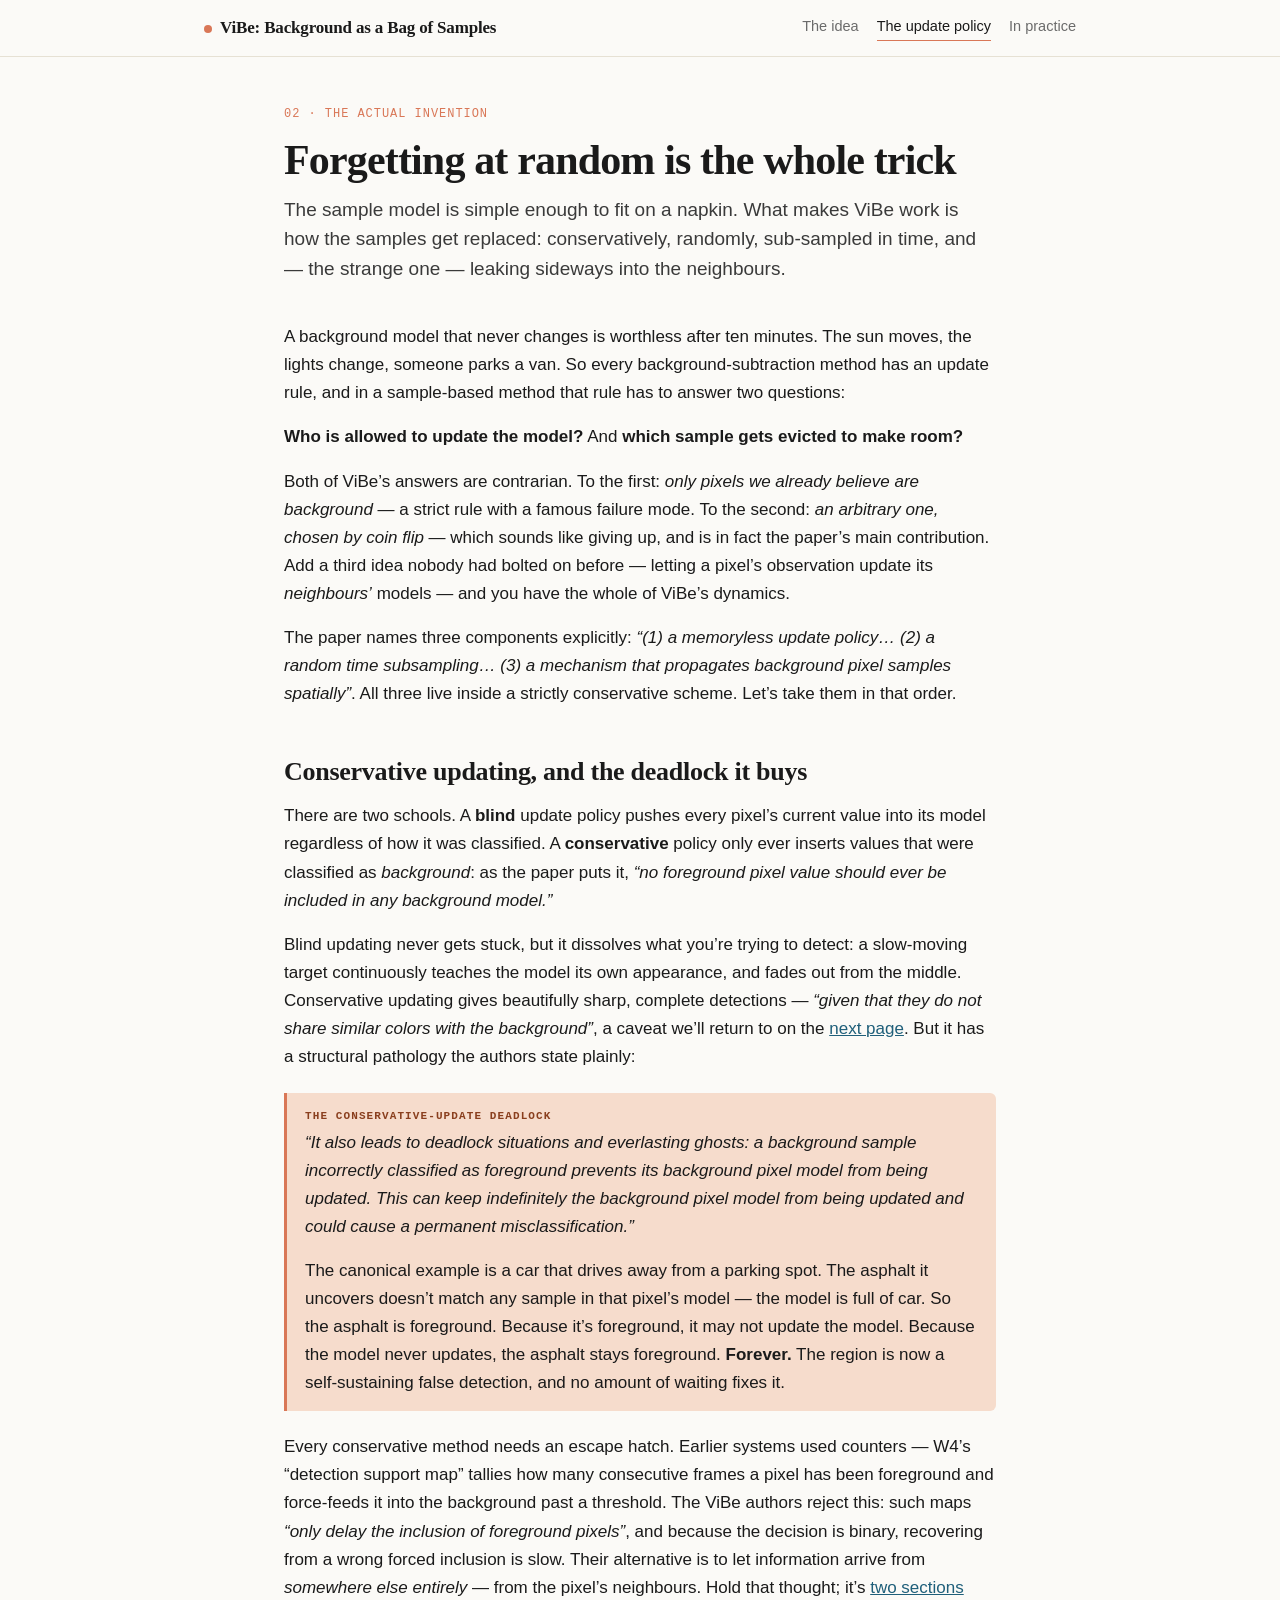
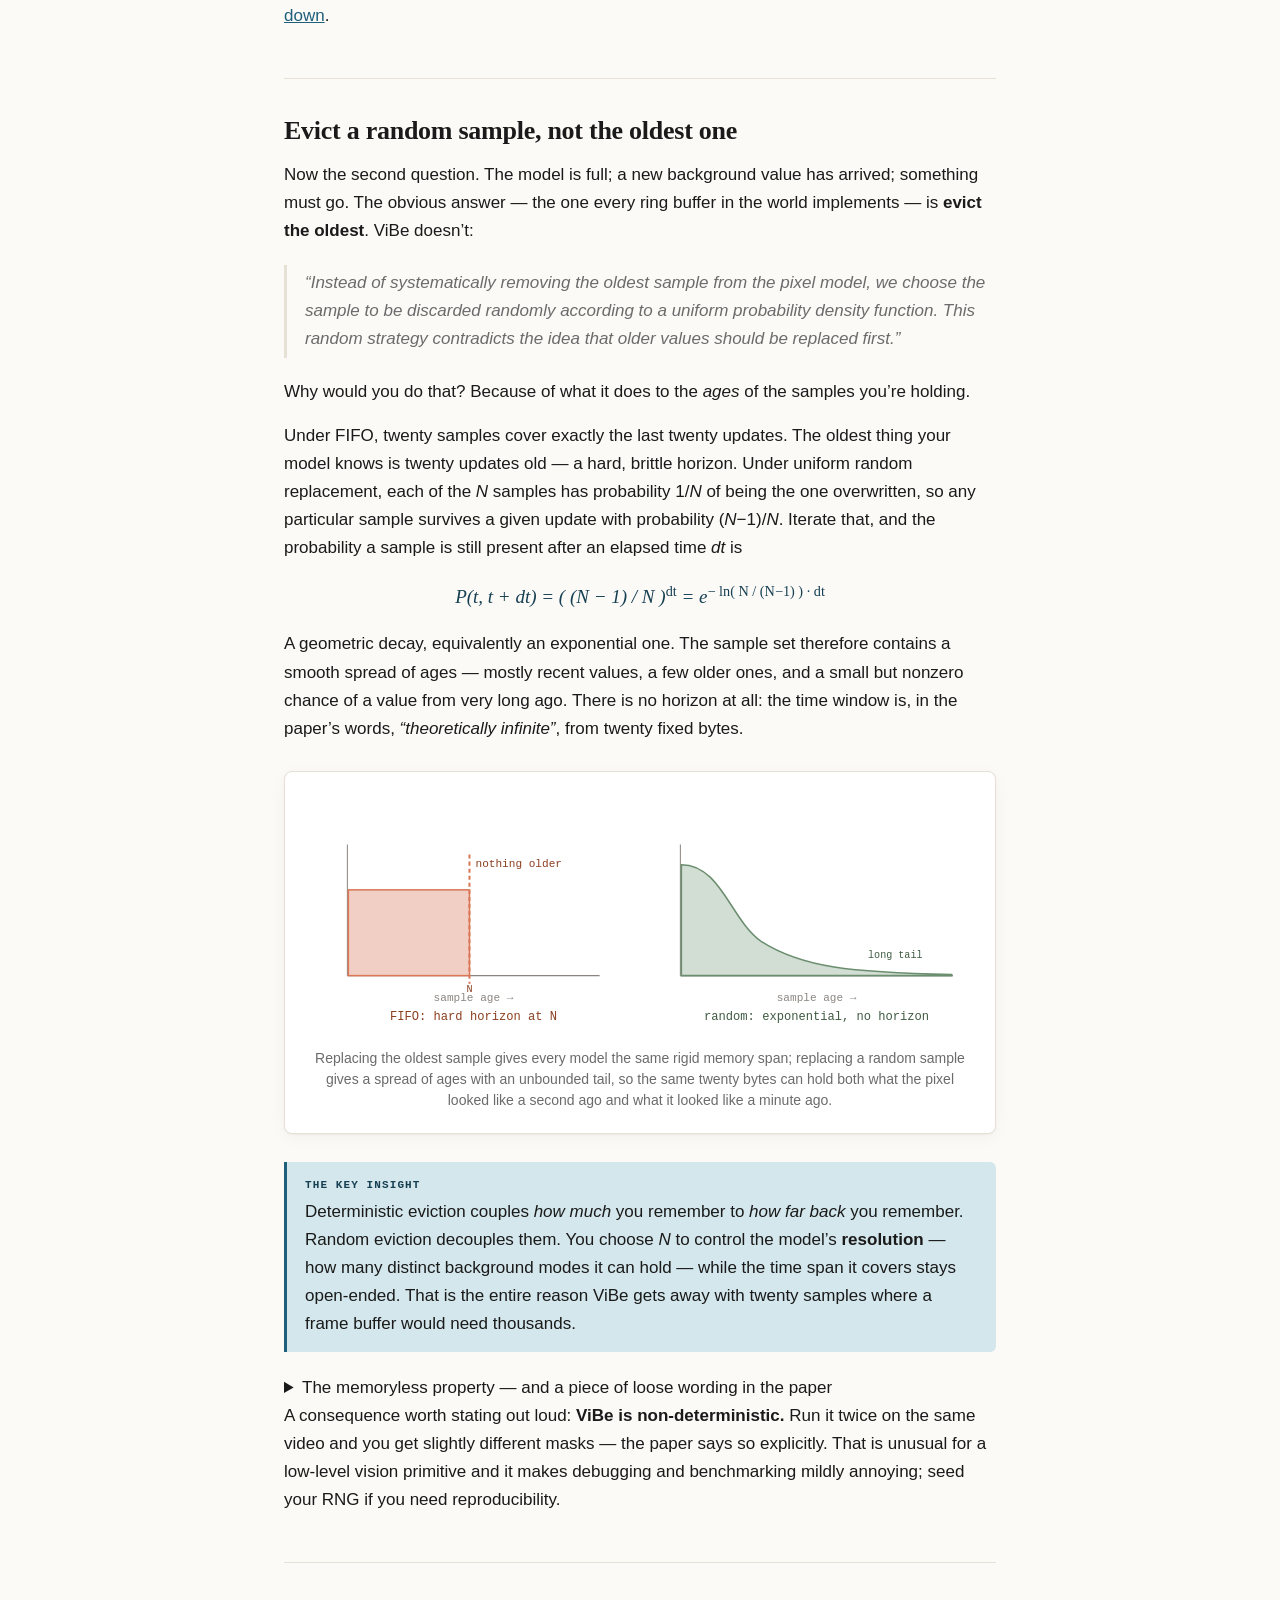
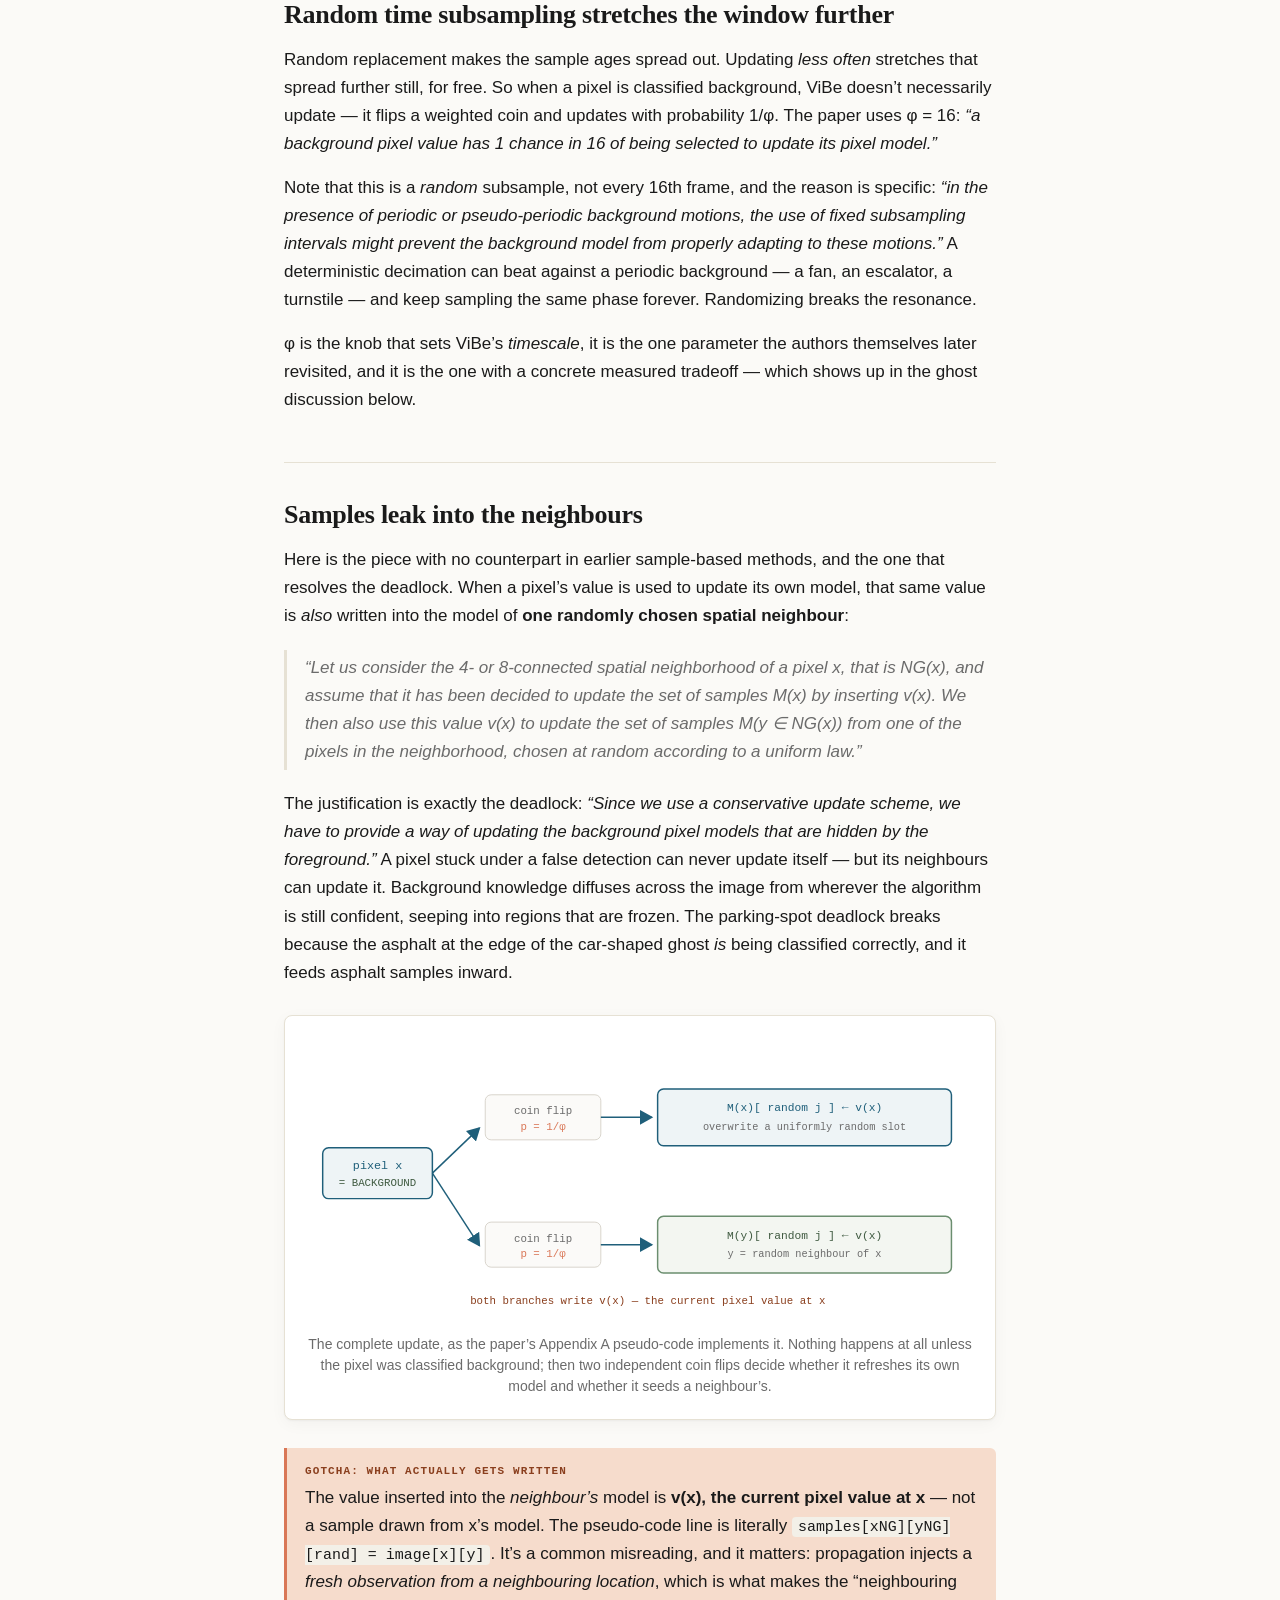
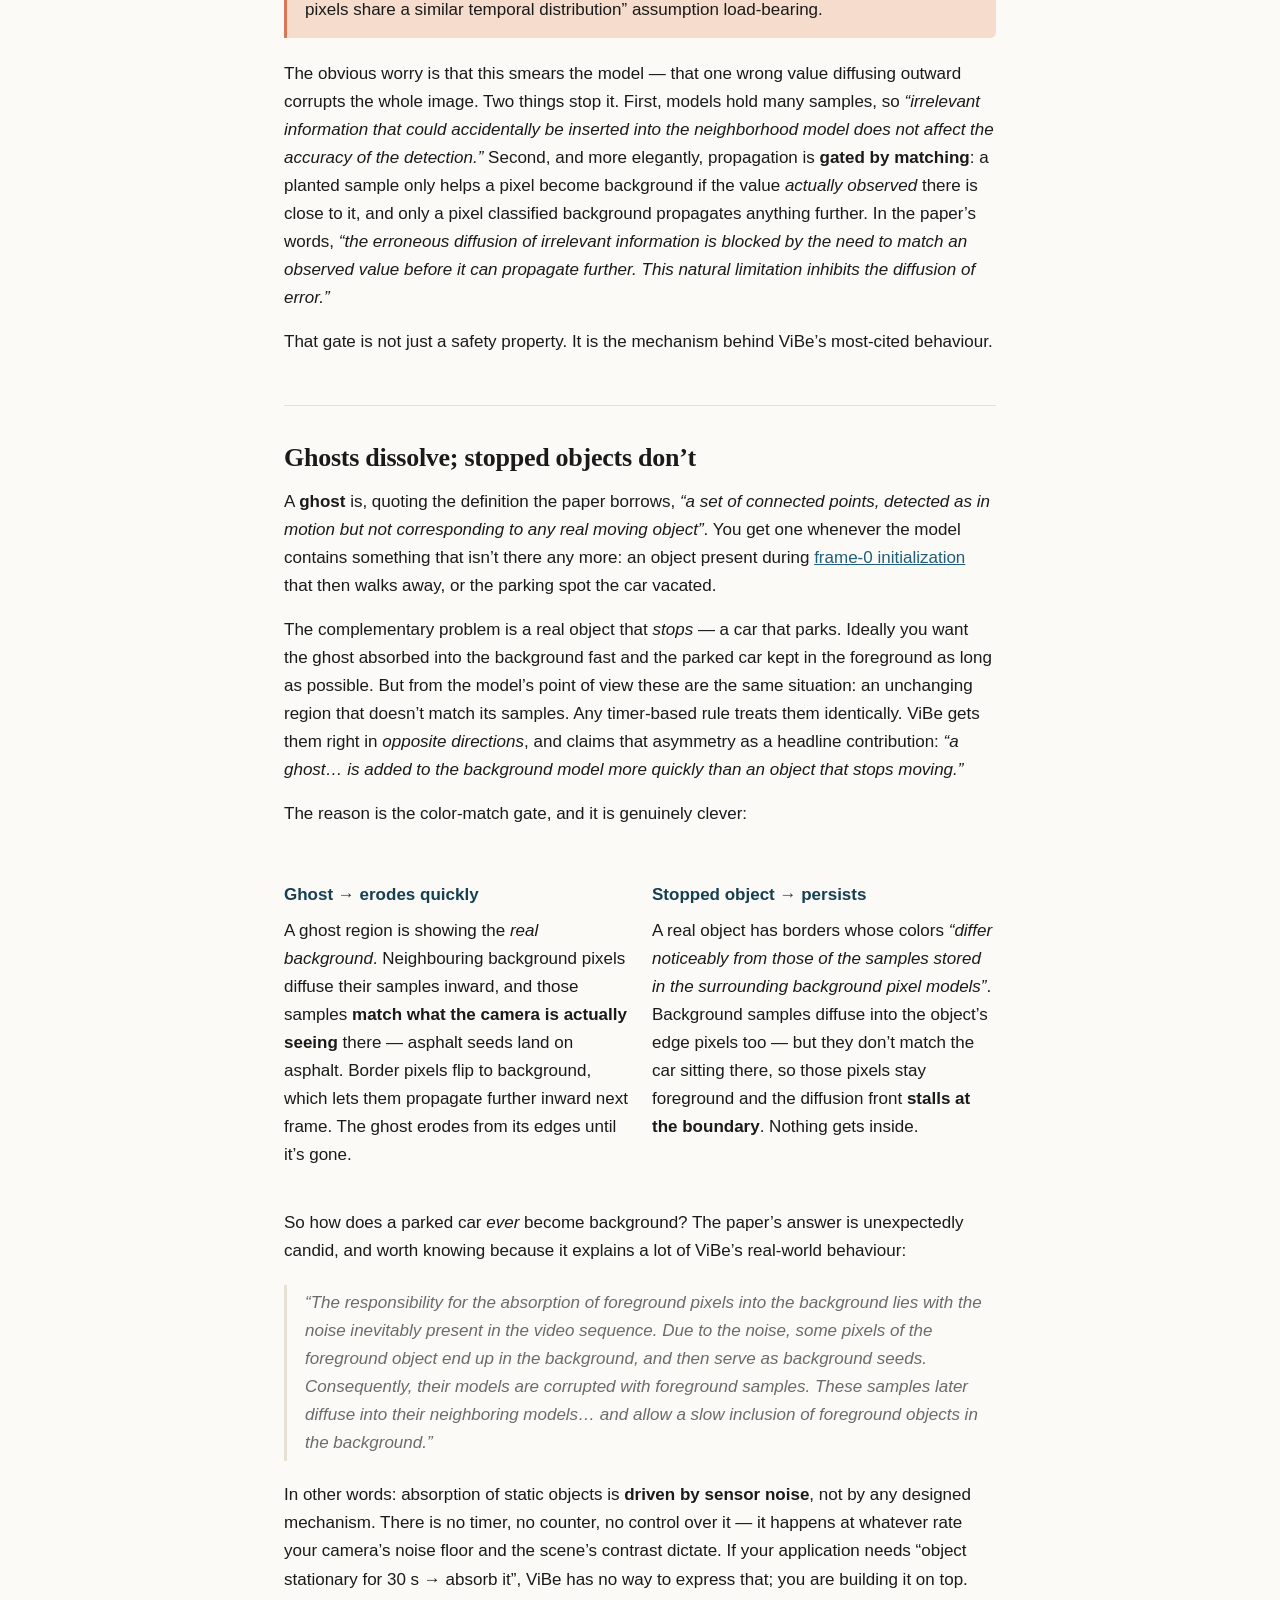
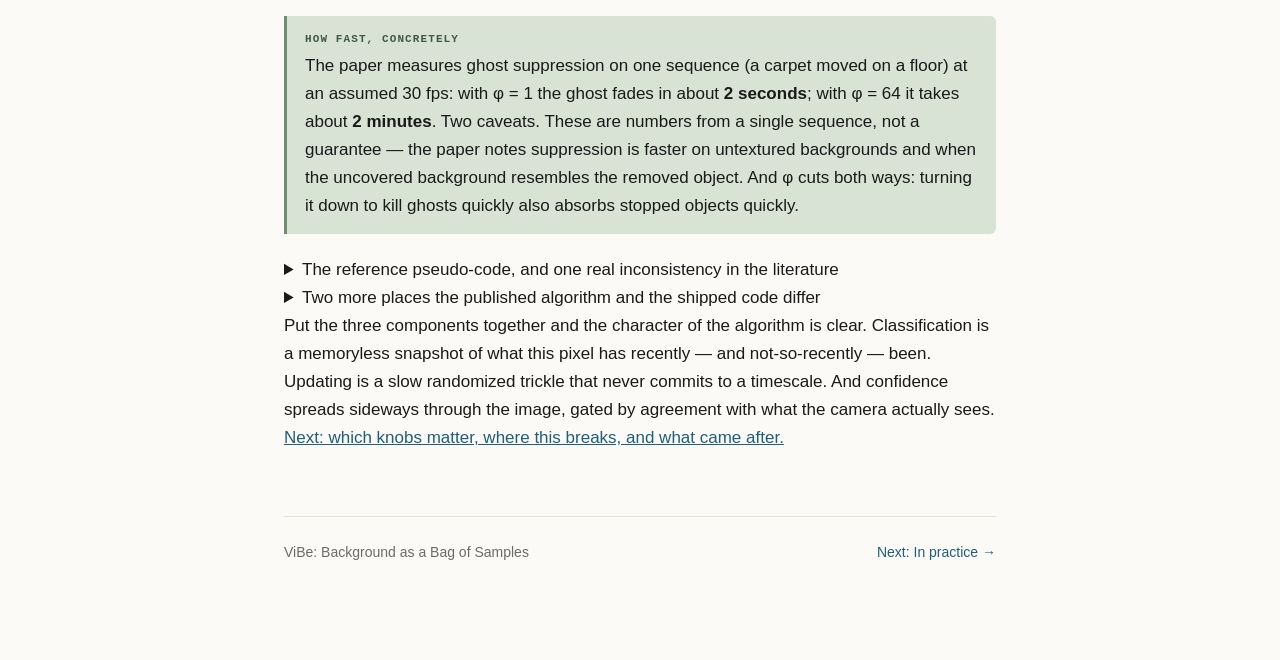
<file: vibe-guide/update.html>
<!DOCTYPE html>
<html lang="en">
<head>
<meta charset="utf-8">
<meta name="viewport" content="width=device-width,initial-scale=1">
<title>Forgetting at random is the whole trick — ViBe: Background as a Bag of Samples</title>
<link rel="stylesheet" href="styles.css">
</head>
<body>

<nav class="topnav">
  <div class="inner">
    <a href="index.html" class="brand"><span class="dot"></span>ViBe: Background as a Bag of Samples</a>
    <div class="links">
      <a href="index.html">The idea</a>
      <a href="update.html" class="active">The update policy</a>
      <a href="practice.html">In practice</a>
    </div>
  </div>
</nav>

<main>
  <article>
    <header class="page-head">
      <div class="eyebrow">02 &middot; the actual invention</div>
      <h1>Forgetting at random is the whole trick</h1>
      <p class="lead">The sample model is simple enough to fit on a napkin. What makes ViBe work is how the samples get replaced: conservatively, randomly, sub-sampled in time, and &mdash; the strange one &mdash; leaking sideways into the neighbours.</p>
    </header>

    <p>A background model that never changes is worthless after ten minutes. The sun moves, the lights change, someone parks a van. So every background-subtraction method has an update rule, and in a sample-based method that rule has to answer two questions:</p>

    <p><strong>Who is allowed to update the model?</strong> And <strong>which sample gets evicted to make room?</strong></p>

    <p>Both of ViBe&rsquo;s answers are contrarian. To the first: <em>only pixels we already believe are background</em> &mdash; a strict rule with a famous failure mode. To the second: <em>an arbitrary one, chosen by coin flip</em> &mdash; which sounds like giving up, and is in fact the paper&rsquo;s main contribution. Add a third idea nobody had bolted on before &mdash; letting a pixel&rsquo;s observation update its <em>neighbours&rsquo;</em> models &mdash; and you have the whole of ViBe&rsquo;s dynamics.</p>

    <p>The paper names three components explicitly: <em>&ldquo;(1) a memoryless update policy&hellip; (2) a random time subsampling&hellip; (3) a mechanism that propagates background pixel samples spatially&rdquo;</em>. All three live inside a strictly conservative scheme. Let&rsquo;s take them in that order.</p>

    <h2 id="conservative">Conservative updating, and the deadlock it buys</h2>

    <p>There are two schools. A <strong>blind</strong> update policy pushes every pixel&rsquo;s current value into its model regardless of how it was classified. A <strong>conservative</strong> policy only ever inserts values that were classified as <em>background</em>: as the paper puts it, <em>&ldquo;no foreground pixel value should ever be included in any background model.&rdquo;</em></p>

    <p>Blind updating never gets stuck, but it dissolves what you&rsquo;re trying to detect: a slow-moving target continuously teaches the model its own appearance, and fades out from the middle. Conservative updating gives beautifully sharp, complete detections &mdash; <em>&ldquo;given that they do not share similar colors with the background&rdquo;</em>, a caveat we&rsquo;ll return to on the <a href="practice.html#failures">next page</a>. But it has a structural pathology the authors state plainly:</p>

    <div class="callout warm">
      <div class="label">The conservative-update deadlock</div>
      <p><em>&ldquo;It also leads to deadlock situations and everlasting ghosts: a background sample incorrectly classified as foreground prevents its background pixel model from being updated. This can keep indefinitely the background pixel model from being updated and could cause a permanent misclassification.&rdquo;</em></p>
      <p>The canonical example is a car that drives away from a parking spot. The asphalt it uncovers doesn&rsquo;t match any sample in that pixel&rsquo;s model &mdash; the model is full of car. So the asphalt is foreground. Because it&rsquo;s foreground, it may not update the model. Because the model never updates, the asphalt stays foreground. <strong>Forever.</strong> The region is now a self-sustaining false detection, and no amount of waiting fixes it.</p>
    </div>

    <p>Every conservative method needs an escape hatch. Earlier systems used counters &mdash; W<span class="top">4</span>&rsquo;s &ldquo;detection support map&rdquo; tallies how many consecutive frames a pixel has been foreground and force-feeds it into the background past a threshold. The ViBe authors reject this: such maps <em>&ldquo;only delay the inclusion of foreground pixels&rdquo;</em>, and because the decision is binary, recovering from a wrong forced inclusion is slow. Their alternative is to let information arrive from <em>somewhere else entirely</em> &mdash; from the pixel&rsquo;s neighbours. Hold that thought; it&rsquo;s <a href="#propagation">two sections down</a>.</p>

    <h2 id="memoryless">Evict a random sample, not the oldest one</h2>

    <p>Now the second question. The model is full; a new background value has arrived; something must go. The obvious answer &mdash; the one every ring buffer in the world implements &mdash; is <strong>evict the oldest</strong>. ViBe doesn&rsquo;t:</p>

    <blockquote style="border-left: 3px solid var(--rule); margin: 20px 0; padding: 4px 0 4px 18px; color: var(--muted);">
      <p style="margin:0;"><em>&ldquo;Instead of systematically removing the oldest sample from the pixel model, we choose the sample to be discarded randomly according to a uniform probability density function. This random strategy contradicts the idea that older values should be replaced first.&rdquo;</em></p>
    </blockquote>

    <p>Why would you do that? Because of what it does to the <em>ages</em> of the samples you&rsquo;re holding.</p>

    <p>Under FIFO, twenty samples cover exactly the last twenty updates. The oldest thing your model knows is twenty updates old &mdash; a hard, brittle horizon. Under uniform random replacement, each of the <em>N</em> samples has probability 1/<em>N</em> of being the one overwritten, so any particular sample survives a given update with probability (<em>N</em>&minus;1)/<em>N</em>. Iterate that, and the probability a sample is still present after an elapsed time <em>dt</em> is</p>

    <p class="eq">P(t, t + dt) = ( (N &minus; 1) / N )<span class="top">dt</span> = e<span class="top">&minus; ln( N / (N&minus;1) ) &middot; dt</span></p>

    <p>A geometric decay, equivalently an exponential one. The sample set therefore contains a smooth spread of ages &mdash; mostly recent values, a few older ones, and a small but nonzero chance of a value from very long ago. There is no horizon at all: the time window is, in the paper&rsquo;s words, <em>&ldquo;theoretically infinite&rdquo;</em>, from twenty fixed bytes.</p>

    <figure>
      <svg viewBox="0 0 660 240" xmlns="http://www.w3.org/2000/svg" role="img" aria-label="Two age-distribution plots: FIFO gives a flat block of ages ending in a hard cutoff at N updates; random replacement gives a smooth exponential decay with an unbounded tail">
        <line x1="40" y1="180" x2="290" y2="180" stroke="#8a8580" stroke-width="1"/>
        <line x1="40" y1="180" x2="40" y2="50" stroke="#8a8580" stroke-width="1"/>
        <text x="165" y="205" text-anchor="middle" font-family="monospace" font-size="11" fill="#8a8580">sample age &rarr;</text>
        <text x="165" y="224" text-anchor="middle" font-family="monospace" font-size="12" fill="#8a3f1e">FIFO: hard horizon at N</text>
        <rect x="41" y="95" width="120" height="85" fill="#d97757" fill-opacity="0.35" stroke="#d97757" stroke-width="1.5"/>
        <line x1="161" y1="60" x2="161" y2="188" stroke="#d97757" stroke-width="2" stroke-dasharray="4 3"/>
        <text x="167" y="72" font-family="monospace" font-size="11" fill="#8a3f1e">nothing older</text>
        <text x="161" y="196" text-anchor="middle" font-family="monospace" font-size="10" fill="#8a3f1e">N</text>

        <line x1="370" y1="180" x2="640" y2="180" stroke="#8a8580" stroke-width="1"/>
        <line x1="370" y1="180" x2="370" y2="50" stroke="#8a8580" stroke-width="1"/>
        <text x="505" y="205" text-anchor="middle" font-family="monospace" font-size="11" fill="#8a8580">sample age &rarr;</text>
        <text x="505" y="224" text-anchor="middle" font-family="monospace" font-size="12" fill="#3f5a40">random: exponential, no horizon</text>
        <path d="M371,70 C 410,70 420,125 450,146 C 490,172 540,177 639,179 L639,180 L371,180 Z" fill="#6b8e6f" fill-opacity="0.30" stroke="#6b8e6f" stroke-width="1.5"/>
        <text x="556" y="163" font-family="monospace" font-size="10" fill="#3f5a40">long tail</text>
      </svg>
      <figcaption>Replacing the oldest sample gives every model the same rigid memory span; replacing a random sample gives a spread of ages with an unbounded tail, so the same twenty bytes can hold both what the pixel looked like a second ago and what it looked like a minute ago.</figcaption>
    </figure>

    <div class="callout">
      <div class="label">The key insight</div>
      <p>Deterministic eviction couples <em>how much</em> you remember to <em>how far back</em> you remember. Random eviction decouples them. You choose <em>N</em> to control the model&rsquo;s <strong>resolution</strong> &mdash; how many distinct background modes it can hold &mdash; while the time span it covers stays open-ended. That is the entire reason ViBe gets away with twenty samples where a frame buffer would need thousands.</p>
    </div>

    <details>
      <summary>The memoryless property &mdash; and a piece of loose wording in the paper</summary>
      <p>Equation&nbsp;(5) as printed in the journal writes the exponent as (<em>t</em>+<em>dt</em>)&minus;<em>t</em> rather than <em>dt</em>; equation&nbsp;(6) is exactly <em>e</em><span class="top">&minus;ln(N/(N&minus;1))dt</span>. The substantive claim follows immediately after: <em>&ldquo;the probability of a sample being preserved for the interval (t, t + dt), assuming that it was included in the model prior to time t, is independent of t. In other words, the past has no effect on the future. This property, called the memoryless property, is known to be applicable to an exponential density.&rdquo;</em></p>
      <p>That is correct, and it is the property that matters: a sample&rsquo;s chance of surviving the next second doesn&rsquo;t depend on whether it has already been in the model for one second or one hour. No sample is ever &ldquo;due&rdquo; to be evicted.</p>
      <p>One sentence in the same paragraph is worth reading carefully, though: <em>&ldquo;the expected remaining lifespan of any sample value of the model decays exponentially.&rdquo;</em> Taken literally that contradicts memorylessness &mdash; under a genuinely exponential lifetime the <em>expected remaining lifespan is constant</em> (that is precisely what &ldquo;the past has no effect on the future&rdquo; means), and it is the <em>survival probability</em> that decays exponentially. It is loose phrasing rather than a broken result, but don&rsquo;t re-derive anything from that sentence; derive from equations&nbsp;(5) and&nbsp;(6).</p>
    </details>

    <p>A consequence worth stating out loud: <strong>ViBe is non-deterministic.</strong> Run it twice on the same video and you get slightly different masks &mdash; the paper says so explicitly. That is unusual for a low-level vision primitive and it makes debugging and benchmarking mildly annoying; seed your RNG if you need reproducibility.</p>

    <h2 id="subsampling">Random time subsampling stretches the window further</h2>

    <p>Random replacement makes the sample ages spread out. Updating <em>less often</em> stretches that spread further still, for free. So when a pixel is classified background, ViBe doesn&rsquo;t necessarily update &mdash; it flips a weighted coin and updates with probability 1/&phi;. The paper uses &phi;&nbsp;=&nbsp;16: <em>&ldquo;a background pixel value has 1 chance in 16 of being selected to update its pixel model.&rdquo;</em></p>

    <p>Note that this is a <em>random</em> subsample, not every 16th frame, and the reason is specific: <em>&ldquo;in the presence of periodic or pseudo-periodic background motions, the use of fixed subsampling intervals might prevent the background model from properly adapting to these motions.&rdquo;</em> A deterministic decimation can beat against a periodic background &mdash; a fan, an escalator, a turnstile &mdash; and keep sampling the same phase forever. Randomizing breaks the resonance.</p>

    <p>&phi; is the knob that sets ViBe&rsquo;s <em>timescale</em>, it is the one parameter the authors themselves later revisited, and it is the one with a concrete measured tradeoff &mdash; which shows up in the ghost discussion below.</p>

    <h2 id="propagation">Samples leak into the neighbours</h2>

    <p>Here is the piece with no counterpart in earlier sample-based methods, and the one that resolves the deadlock. When a pixel&rsquo;s value is used to update its own model, that same value is <em>also</em> written into the model of <strong>one randomly chosen spatial neighbour</strong>:</p>

    <blockquote style="border-left: 3px solid var(--rule); margin: 20px 0; padding: 4px 0 4px 18px; color: var(--muted);">
      <p style="margin:0;"><em>&ldquo;Let us consider the 4- or 8-connected spatial neighborhood of a pixel x, that is N<span class="small">G</span>(x), and assume that it has been decided to update the set of samples M(x) by inserting v(x). We then also use this value v(x) to update the set of samples M(y &isin; N<span class="small">G</span>(x)) from one of the pixels in the neighborhood, chosen at random according to a uniform law.&rdquo;</em></p>
    </blockquote>

    <p>The justification is exactly the deadlock: <em>&ldquo;Since we use a conservative update scheme, we have to provide a way of updating the background pixel models that are hidden by the foreground.&rdquo;</em> A pixel stuck under a false detection can never update itself &mdash; but its neighbours can update it. Background knowledge diffuses across the image from wherever the algorithm is still confident, seeping into regions that are frozen. The parking-spot deadlock breaks because the asphalt at the edge of the car-shaped ghost <em>is</em> being classified correctly, and it feeds asphalt samples inward.</p>

    <figure>
      <svg viewBox="0 0 680 290" xmlns="http://www.w3.org/2000/svg" role="img" aria-label="Flow diagram: a pixel classified as background triggers two independent one-in-phi coin flips, one replacing a random sample in its own model and one replacing a random sample in a random neighbour's model">
        <defs>
          <marker id="arr2" markerWidth="10" markerHeight="10" refX="8" refY="5" orient="auto">
            <path d="M0,0 L9,5 L0,10 z" fill="#1f5f7a"/>
          </marker>
        </defs>

        <rect x="16" y="112" width="112" height="52" rx="6" fill="#eef4f6" stroke="#1f5f7a" stroke-width="1.5"/>
        <text x="72" y="134" text-anchor="middle" font-family="monospace" font-size="12" fill="#1f5f7a">pixel x</text>
        <text x="72" y="151" text-anchor="middle" font-family="monospace" font-size="11" fill="#3f5a40">= BACKGROUND</text>

        <line x1="128" y1="138" x2="176" y2="92" stroke="#1f5f7a" stroke-width="1.5" marker-end="url(#arr2)"/>
        <line x1="128" y1="138" x2="176" y2="212" stroke="#1f5f7a" stroke-width="1.5" marker-end="url(#arr2)"/>

        <rect x="182" y="58" width="118" height="46" rx="6" fill="#fbfaf8" stroke="#d9d4cc"/>
        <text x="241" y="78" text-anchor="middle" font-family="monospace" font-size="11" fill="#6b6b6b">coin flip</text>
        <text x="241" y="94" text-anchor="middle" font-family="monospace" font-size="11" fill="#d97757">p = 1/&#966;</text>
        <line x1="300" y1="81" x2="352" y2="81" stroke="#1f5f7a" stroke-width="1.5" marker-end="url(#arr2)"/>
        <rect x="358" y="52" width="300" height="58" rx="6" fill="#eef4f6" stroke="#1f5f7a" stroke-width="1.5"/>
        <text x="508" y="75" text-anchor="middle" font-family="monospace" font-size="11.5" fill="#1f5f7a">M(x)[ random j ] &larr; v(x)</text>
        <text x="508" y="94" text-anchor="middle" font-family="monospace" font-size="10.5" fill="#6b6b6b">overwrite a uniformly random slot</text>

        <rect x="182" y="188" width="118" height="46" rx="6" fill="#fbfaf8" stroke="#d9d4cc"/>
        <text x="241" y="208" text-anchor="middle" font-family="monospace" font-size="11" fill="#6b6b6b">coin flip</text>
        <text x="241" y="224" text-anchor="middle" font-family="monospace" font-size="11" fill="#d97757">p = 1/&#966;</text>
        <line x1="300" y1="211" x2="352" y2="211" stroke="#1f5f7a" stroke-width="1.5" marker-end="url(#arr2)"/>
        <rect x="358" y="182" width="300" height="58" rx="6" fill="#f3f6f1" stroke="#6b8e6f" stroke-width="1.5"/>
        <text x="508" y="205" text-anchor="middle" font-family="monospace" font-size="11.5" fill="#3f5a40">M(y)[ random j ] &larr; v(x)</text>
        <text x="508" y="224" text-anchor="middle" font-family="monospace" font-size="10.5" fill="#6b6b6b">y = random neighbour of x</text>

        <text x="348" y="272" text-anchor="middle" font-family="monospace" font-size="11" fill="#8a3f1e">both branches write v(x) &mdash; the current pixel value at x</text>
      </svg>
      <figcaption>The complete update, as the paper&rsquo;s Appendix&nbsp;A pseudo-code implements it. Nothing happens at all unless the pixel was classified background; then two independent coin flips decide whether it refreshes its own model and whether it seeds a neighbour&rsquo;s.</figcaption>
    </figure>

    <div class="callout warm">
      <div class="label">Gotcha: what actually gets written</div>
      <p>The value inserted into the <em>neighbour&rsquo;s</em> model is <strong>v(x), the current pixel value at x</strong> &mdash; not a sample drawn from x&rsquo;s model. The pseudo-code line is literally <code>samples[xNG][yNG][rand] = image[x][y]</code>. It&rsquo;s a common misreading, and it matters: propagation injects a <em>fresh observation from a neighbouring location</em>, which is what makes the &ldquo;neighbouring pixels share a similar temporal distribution&rdquo; assumption load-bearing.</p>
    </div>

    <p>The obvious worry is that this smears the model &mdash; that one wrong value diffusing outward corrupts the whole image. Two things stop it. First, models hold many samples, so <em>&ldquo;irrelevant information that could accidentally be inserted into the neighborhood model does not affect the accuracy of the detection.&rdquo;</em> Second, and more elegantly, propagation is <strong>gated by matching</strong>: a planted sample only helps a pixel become background if the value <em>actually observed</em> there is close to it, and only a pixel classified background propagates anything further. In the paper&rsquo;s words, <em>&ldquo;the erroneous diffusion of irrelevant information is blocked by the need to match an observed value before it can propagate further. This natural limitation inhibits the diffusion of error.&rdquo;</em></p>

    <p>That gate is not just a safety property. It is the mechanism behind ViBe&rsquo;s most-cited behaviour.</p>

    <h2 id="ghosts">Ghosts dissolve; stopped objects don&rsquo;t</h2>

    <p>A <strong>ghost</strong> is, quoting the definition the paper borrows, <em>&ldquo;a set of connected points, detected as in motion but not corresponding to any real moving object&rdquo;</em>. You get one whenever the model contains something that isn&rsquo;t there any more: an object present during <a href="index.html">frame-0 initialization</a> that then walks away, or the parking spot the car vacated.</p>

    <p>The complementary problem is a real object that <em>stops</em> &mdash; a car that parks. Ideally you want the ghost absorbed into the background fast and the parked car kept in the foreground as long as possible. But from the model&rsquo;s point of view these are the same situation: an unchanging region that doesn&rsquo;t match its samples. Any timer-based rule treats them identically. ViBe gets them right in <em>opposite directions</em>, and claims that asymmetry as a headline contribution: <em>&ldquo;a ghost&hellip; is added to the background model more quickly than an object that stops moving.&rdquo;</em></p>

    <p>The reason is the color-match gate, and it is genuinely clever:</p>

    <div class="two-col">
      <div>
        <h3>Ghost &rarr; erodes quickly</h3>
        <p>A ghost region is showing the <em>real background</em>. Neighbouring background pixels diffuse their samples inward, and those samples <strong>match what the camera is actually seeing</strong> there &mdash; asphalt seeds land on asphalt. Border pixels flip to background, which lets them propagate further inward next frame. The ghost erodes from its edges until it&rsquo;s gone.</p>
      </div>
      <div>
        <h3>Stopped object &rarr; persists</h3>
        <p>A real object has borders whose colors <em>&ldquo;differ noticeably from those of the samples stored in the surrounding background pixel models&rdquo;</em>. Background samples diffuse into the object&rsquo;s edge pixels too &mdash; but they don&rsquo;t match the car sitting there, so those pixels stay foreground and the diffusion front <strong>stalls at the boundary</strong>. Nothing gets inside.</p>
      </div>
    </div>

    <p>So how does a parked car <em>ever</em> become background? The paper&rsquo;s answer is unexpectedly candid, and worth knowing because it explains a lot of ViBe&rsquo;s real-world behaviour:</p>

    <blockquote style="border-left: 3px solid var(--rule); margin: 20px 0; padding: 4px 0 4px 18px; color: var(--muted);">
      <p style="margin:0;"><em>&ldquo;The responsibility for the absorption of foreground pixels into the background lies with the noise inevitably present in the video sequence. Due to the noise, some pixels of the foreground object end up in the background, and then serve as background seeds. Consequently, their models are corrupted with foreground samples. These samples later diffuse into their neighboring models&hellip; and allow a slow inclusion of foreground objects in the background.&rdquo;</em></p>
    </blockquote>

    <p>In other words: absorption of static objects is <strong>driven by sensor noise</strong>, not by any designed mechanism. There is no timer, no counter, no control over it &mdash; it happens at whatever rate your camera&rsquo;s noise floor and the scene&rsquo;s contrast dictate. If your application needs &ldquo;object stationary for 30&nbsp;s &rarr; absorb it&rdquo;, ViBe has no way to express that; you are building it on top.</p>

    <div class="callout sage">
      <div class="label">How fast, concretely</div>
      <p>The paper measures ghost suppression on one sequence (a carpet moved on a floor) at an assumed 30&nbsp;fps: with &phi;&nbsp;=&nbsp;1 the ghost fades in about <strong>2 seconds</strong>; with &phi;&nbsp;=&nbsp;64 it takes about <strong>2 minutes</strong>. Two caveats. These are numbers from a single sequence, not a guarantee &mdash; the paper notes suppression is faster on untextured backgrounds and when the uncovered background resembles the removed object. And &phi; cuts both ways: turning it down to kill ghosts quickly also absorbs stopped objects quickly.</p>
    </div>

    <details>
      <summary>The reference pseudo-code, and one real inconsistency in the literature</summary>
      <p>Appendix&nbsp;A of the 2011 paper, condensed (greyscale version):</p>
<pre><code>int N = 20; int R = 20; int min = 2; int phi = 16;
byte samples[width][height][N];

// --- 1. compare pixel to background model ---
int count = 0, index = 0, dist = 0;
while ((count &lt; min) &amp;&amp; (index &lt; N)) {
    dist = EuclidDist(image[x][y], samples[x][y][index]);
    if (dist &lt; R) count++;
    index++;
}

// --- 2. classify, then 3./4. update ---
if (count &gt;= min) {
    segMap[x][y] = BACKGROUND;

    // 3. update current pixel model
    int rand = getRandomNumber(0, phi - 1);
    if (rand == 0) {
        rand = getRandomNumber(0, N - 1);
        samples[x][y][rand] = image[x][y];
    }
    // 4. update neighbouring pixel model
    rand = getRandomNumber(0, phi - 1);
    if (rand == 0) {
        int xNG = getRandomNeighbrXCoordinate(x);
        int yNG = getRandomNeighbrYCoordinate(y);
        rand = getRandomNumber(0, N - 1);
        samples[xNG][yNG][rand] = image[x][y];
    }
} else {
    segMap[x][y] = FOREGROUND;
}</code></pre>
      <p>Note the <code>while</code> loop&rsquo;s early exit on <code>count &lt; min</code> &mdash; a background pixel usually costs two comparisons, not twenty.</p>
      <p><strong>The inconsistency:</strong> this pseudo-code draws <em>two independent</em> <code>getRandomNumber(0, phi-1)</code> values, so a neighbour can be seeded on a frame where the pixel&rsquo;s own model was <em>not</em> updated. But the 2012 follow-up describes the two as coupled &mdash; <em>&ldquo;once the random policy decides to substitute a value of the model, it also inserts that value in the model of one of the neighboring pixels&rdquo;</em> &mdash; and the authors&rsquo; released C code implements the coupled version, a single background branch writing to both the pixel&rsquo;s own slot and the neighbour&rsquo;s. The practical difference is small (the neighbour is seeded at rate 1/&phi; either way), but if you are reimplementing from the paper and comparing against the reference code, this is a real source of divergence. State it as: <em>the pseudo-code decouples the two draws; the shipped implementation couples them.</em></p>
    </details>

    <details>
      <summary>Two more places the published algorithm and the shipped code differ</summary>
      <p><strong>Initialization.</strong> The paper fills M<span class="top">0</span>(x) with values drawn from the 8-connected neighbourhood in frame 0. The reference C implementation instead fills it with the pixel&rsquo;s own value plus uniform noise (<code>value + rand() % 20 - 10</code>). That is a different assumption entirely &mdash; spatial borrowing versus synthetic jitter &mdash; and it changes early-frame behaviour on textured scenes.</p>
      <p><strong>Neighbourhood size.</strong> Section III-C-4 says <em>&ldquo;4- or 8-connected&rdquo;</em> for propagation, leaving it open; the unambiguous &ldquo;8-connected&rdquo; statement in the paper belongs to <em>initialization</em>, where it is reported as tested at 640&times;480. In practice, implementations use 8.</p>
    </details>

    <p>Put the three components together and the character of the algorithm is clear. Classification is a memoryless snapshot of what this pixel has recently &mdash; and not-so-recently &mdash; been. Updating is a slow randomized trickle that never commits to a timescale. And confidence spreads sideways through the image, gated by agreement with what the camera actually sees. <a href="practice.html">Next: which knobs matter, where this breaks, and what came after.</a></p>

    <footer class="page-foot">
      <span>ViBe: Background as a Bag of Samples</span>
      <span><a href="practice.html">Next: In practice &rarr;</a></span>
    </footer>
  </article>
</main>

</body>
</html>
</file>
<file: bytetrack-guide/styles.css>
/* ============================================================
   A Visual Guide to Transformers — shared styles
   ============================================================ */

:root {
  --bg: #fbfaf7;
  --bg-elev: #ffffff;
  --ink: #1a1a1a;
  --ink-soft: #3a3a3a;
  --muted: #6b6b6b;
  --rule: #e6e1d4;
  --accent: #1f5f7a;
  --accent-soft: #d4e7ec;
  --accent-deep: #163f52;
  --warm: #d97757;
  --warm-soft: #f6dccc;
  --sage: #6b8e6f;
  --sage-soft: #d8e3d5;
  --highlight: #fef3c7;
  --code-bg: #f3f0e8;
  --shadow: 0 1px 2px rgba(20,20,20,0.04), 0 4px 16px rgba(20,20,20,0.04);
  --serif: ui-serif, "Iowan Old Style", "Charter", Georgia, "Times New Roman", serif;
  --sans: -apple-system, BlinkMacSystemFont, "Inter", "Segoe UI", Roboto, sans-serif;
  --mono: "JetBrains Mono", "SF Mono", Menlo, Consolas, monospace;
}

* { box-sizing: border-box; }

html, body {
  margin: 0;
  padding: 0;
  background: var(--bg);
  color: var(--ink);
  font-family: var(--sans);
  font-size: 17px;
  line-height: 1.65;
  -webkit-font-smoothing: antialiased;
  text-rendering: optimizeLegibility;
}

/* ---------------- Navigation ---------------- */
nav.topnav {
  border-bottom: 1px solid var(--rule);
  background: var(--bg);
  position: sticky;
  top: 0;
  z-index: 10;
  backdrop-filter: blur(6px);
  -webkit-backdrop-filter: blur(6px);
}
nav.topnav .inner {
  max-width: 920px;
  margin: 0 auto;
  padding: 14px 24px;
  display: flex;
  align-items: center;
  gap: 22px;
  flex-wrap: wrap;
}
nav.topnav .brand {
  font-family: var(--serif);
  font-weight: 600;
  font-size: 17px;
  letter-spacing: -0.01em;
  color: var(--ink);
  text-decoration: none;
}
nav.topnav .brand .dot {
  display: inline-block;
  width: 8px; height: 8px;
  background: var(--warm);
  border-radius: 50%;
  margin-right: 8px;
  vertical-align: middle;
}
nav.topnav .links { margin-left: auto; display: flex; gap: 18px; flex-wrap: wrap; }
nav.topnav .links a {
  color: var(--muted);
  text-decoration: none;
  font-size: 14.5px;
  border-bottom: 1.5px solid transparent;
  padding-bottom: 2px;
  transition: color 0.15s, border-color 0.15s;
}
nav.topnav .links a:hover { color: var(--accent); border-bottom-color: var(--accent); }
nav.topnav .links a.active { color: var(--ink); border-bottom-color: var(--warm); }

/* ---------------- Layout ---------------- */
main {
  max-width: 760px;
  margin: 0 auto;
  padding: 48px 24px 96px;
}
main.wide { max-width: 920px; }

article header.page-head {
  margin-bottom: 40px;
}
article header.page-head .eyebrow {
  font-family: var(--mono);
  font-size: 12px;
  letter-spacing: 0.08em;
  text-transform: uppercase;
  color: var(--warm);
  margin-bottom: 12px;
}
h1 {
  font-family: var(--serif);
  font-size: 42px;
  line-height: 1.1;
  letter-spacing: -0.02em;
  margin: 0 0 12px;
  font-weight: 600;
}
h2 {
  font-family: var(--serif);
  font-size: 26px;
  line-height: 1.25;
  letter-spacing: -0.01em;
  margin: 48px 0 14px;
  font-weight: 600;
  border-top: 1px solid var(--rule);
  padding-top: 36px;
}
h2:first-of-type { border-top: none; padding-top: 0; }
h3 {
  font-family: var(--sans);
  font-size: 17px;
  font-weight: 600;
  margin: 28px 0 8px;
  color: var(--accent-deep);
}
p { margin: 0 0 16px; }
p.lead {
  font-size: 19px;
  line-height: 1.55;
  color: var(--ink-soft);
}
a { color: var(--accent); }
a:hover { color: var(--accent-deep); }
hr {
  border: none;
  border-top: 1px solid var(--rule);
  margin: 36px 0;
}

ul, ol { padding-left: 22px; }
li { margin: 6px 0; }

code {
  font-family: var(--mono);
  font-size: 0.88em;
  background: var(--code-bg);
  padding: 2px 6px;
  border-radius: 4px;
}
pre {
  background: var(--code-bg);
  padding: 14px 16px;
  border-radius: 6px;
  overflow-x: auto;
  font-size: 14px;
  line-height: 1.5;
}
pre code { background: none; padding: 0; }

/* Math display */
.eq {
  display: block;
  text-align: center;
  font-family: var(--serif);
  font-style: italic;
  font-size: 19px;
  margin: 18px 0;
  color: var(--accent-deep);
}
.eq .small { font-size: 0.75em; vertical-align: sub; font-style: normal; }
.eq .top { font-size: 0.75em; vertical-align: super; font-style: normal; }

/* ---------------- Callouts ---------------- */
.callout {
  border-left: 3px solid var(--accent);
  background: var(--accent-soft);
  padding: 14px 18px;
  border-radius: 0 6px 6px 0;
  margin: 22px 0;
}
.callout.warm { border-left-color: var(--warm); background: var(--warm-soft); }
.callout.sage { border-left-color: var(--sage); background: var(--sage-soft); }
.callout .label {
  font-family: var(--mono);
  font-size: 11px;
  letter-spacing: 0.1em;
  text-transform: uppercase;
  color: var(--accent-deep);
  margin-bottom: 4px;
  font-weight: 600;
}
.callout.warm .label { color: #8a3f1e; }
.callout.sage .label { color: #3f5a40; }
.callout p:last-child { margin-bottom: 0; }

/* ---------------- Figure ---------------- */
figure {
  margin: 28px 0;
  padding: 22px;
  background: var(--bg-elev);
  border: 1px solid var(--rule);
  border-radius: 8px;
  box-shadow: var(--shadow);
}
figure svg { display: block; margin: 0 auto; max-width: 100%; height: auto; }
figcaption {
  margin-top: 12px;
  font-size: 14px;
  color: var(--muted);
  text-align: center;
  line-height: 1.5;
}

/* ---------------- Cards (index) ---------------- */
.cards {
  display: grid;
  grid-template-columns: repeat(auto-fit, minmax(260px, 1fr));
  gap: 16px;
  margin: 32px 0;
}
.card {
  background: var(--bg-elev);
  border: 1px solid var(--rule);
  border-radius: 10px;
  padding: 22px;
  text-decoration: none;
  color: inherit;
  display: block;
  transition: transform 0.15s, box-shadow 0.15s, border-color 0.15s;
}
.card:hover {
  transform: translateY(-2px);
  box-shadow: var(--shadow);
  border-color: var(--accent);
}
.card .num {
  font-family: var(--mono);
  font-size: 12px;
  color: var(--warm);
  letter-spacing: 0.06em;
}
.card h3 {
  font-family: var(--serif);
  font-size: 22px;
  margin: 4px 0 8px;
  color: var(--ink);
  font-weight: 600;
}
.card p {
  font-size: 14.5px;
  color: var(--muted);
  margin: 0;
  line-height: 1.5;
}

/* ---------------- Footer ---------------- */
footer.page-foot {
  border-top: 1px solid var(--rule);
  margin-top: 64px;
  padding-top: 24px;
  display: flex;
  justify-content: space-between;
  font-size: 14px;
  color: var(--muted);
  flex-wrap: wrap;
  gap: 12px;
}
footer.page-foot a {
  color: var(--accent);
  text-decoration: none;
  border-bottom: 1px solid transparent;
}
footer.page-foot a:hover { border-bottom-color: var(--accent); }

/* ---------------- Small helpers ---------------- */
.kbd {
  font-family: var(--mono);
  font-size: 0.85em;
  background: var(--code-bg);
  border: 1px solid var(--rule);
  border-bottom-width: 2px;
  padding: 1px 6px;
  border-radius: 4px;
}
.tag {
  display: inline-block;
  font-family: var(--mono);
  font-size: 11px;
  letter-spacing: 0.05em;
  text-transform: uppercase;
  color: var(--muted);
  background: var(--code-bg);
  padding: 2px 8px;
  border-radius: 999px;
  margin-right: 6px;
}
.hl { background: var(--highlight); padding: 0 2px; }

/* Two-column block */
.two-col {
  display: grid;
  grid-template-columns: 1fr 1fr;
  gap: 24px;
  margin: 24px 0;
}
@media (max-width: 640px) { .two-col { grid-template-columns: 1fr; } }
</file>
<file: camera-intrinsics-guide/styles.css>
/* ============================================================
   A Visual Guide to Transformers — shared styles
   ============================================================ */

:root {
  --bg: #fbfaf7;
  --bg-elev: #ffffff;
  --ink: #1a1a1a;
  --ink-soft: #3a3a3a;
  --muted: #6b6b6b;
  --rule: #e6e1d4;
  --accent: #1f5f7a;
  --accent-soft: #d4e7ec;
  --accent-deep: #163f52;
  --warm: #d97757;
  --warm-soft: #f6dccc;
  --sage: #6b8e6f;
  --sage-soft: #d8e3d5;
  --highlight: #fef3c7;
  --code-bg: #f3f0e8;
  --shadow: 0 1px 2px rgba(20,20,20,0.04), 0 4px 16px rgba(20,20,20,0.04);
  --serif: ui-serif, "Iowan Old Style", "Charter", Georgia, "Times New Roman", serif;
  --sans: -apple-system, BlinkMacSystemFont, "Inter", "Segoe UI", Roboto, sans-serif;
  --mono: "JetBrains Mono", "SF Mono", Menlo, Consolas, monospace;
}

* { box-sizing: border-box; }

html, body {
  margin: 0;
  padding: 0;
  background: var(--bg);
  color: var(--ink);
  font-family: var(--sans);
  font-size: 17px;
  line-height: 1.65;
  -webkit-font-smoothing: antialiased;
  text-rendering: optimizeLegibility;
}

/* ---------------- Navigation ---------------- */
nav.topnav {
  border-bottom: 1px solid var(--rule);
  background: var(--bg);
  position: sticky;
  top: 0;
  z-index: 10;
  backdrop-filter: blur(6px);
  -webkit-backdrop-filter: blur(6px);
}
nav.topnav .inner {
  max-width: 920px;
  margin: 0 auto;
  padding: 14px 24px;
  display: flex;
  align-items: center;
  gap: 22px;
  flex-wrap: wrap;
}
nav.topnav .brand {
  font-family: var(--serif);
  font-weight: 600;
  font-size: 17px;
  letter-spacing: -0.01em;
  color: var(--ink);
  text-decoration: none;
}
nav.topnav .brand .dot {
  display: inline-block;
  width: 8px; height: 8px;
  background: var(--warm);
  border-radius: 50%;
  margin-right: 8px;
  vertical-align: middle;
}
nav.topnav .links { margin-left: auto; display: flex; gap: 18px; flex-wrap: wrap; }
nav.topnav .links a {
  color: var(--muted);
  text-decoration: none;
  font-size: 14.5px;
  border-bottom: 1.5px solid transparent;
  padding-bottom: 2px;
  transition: color 0.15s, border-color 0.15s;
}
nav.topnav .links a:hover { color: var(--accent); border-bottom-color: var(--accent); }
nav.topnav .links a.active { color: var(--ink); border-bottom-color: var(--warm); }

/* ---------------- Layout ---------------- */
main {
  max-width: 760px;
  margin: 0 auto;
  padding: 48px 24px 96px;
}
main.wide { max-width: 920px; }

article header.page-head {
  margin-bottom: 40px;
}
article header.page-head .eyebrow {
  font-family: var(--mono);
  font-size: 12px;
  letter-spacing: 0.08em;
  text-transform: uppercase;
  color: var(--warm);
  margin-bottom: 12px;
}
h1 {
  font-family: var(--serif);
  font-size: 42px;
  line-height: 1.1;
  letter-spacing: -0.02em;
  margin: 0 0 12px;
  font-weight: 600;
}
h2 {
  font-family: var(--serif);
  font-size: 26px;
  line-height: 1.25;
  letter-spacing: -0.01em;
  margin: 48px 0 14px;
  font-weight: 600;
  border-top: 1px solid var(--rule);
  padding-top: 36px;
}
h2:first-of-type { border-top: none; padding-top: 0; }
h3 {
  font-family: var(--sans);
  font-size: 17px;
  font-weight: 600;
  margin: 28px 0 8px;
  color: var(--accent-deep);
}
p { margin: 0 0 16px; }
p.lead {
  font-size: 19px;
  line-height: 1.55;
  color: var(--ink-soft);
}
a { color: var(--accent); }
a:hover { color: var(--accent-deep); }
hr {
  border: none;
  border-top: 1px solid var(--rule);
  margin: 36px 0;
}

ul, ol { padding-left: 22px; }
li { margin: 6px 0; }

code {
  font-family: var(--mono);
  font-size: 0.88em;
  background: var(--code-bg);
  padding: 2px 6px;
  border-radius: 4px;
}
pre {
  background: var(--code-bg);
  padding: 14px 16px;
  border-radius: 6px;
  overflow-x: auto;
  font-size: 14px;
  line-height: 1.5;
}
pre code { background: none; padding: 0; }

/* Math display */
.eq {
  display: block;
  text-align: center;
  font-family: var(--serif);
  font-style: italic;
  font-size: 19px;
  margin: 18px 0;
  color: var(--accent-deep);
}
.eq .small { font-size: 0.75em; vertical-align: sub; font-style: normal; }
.eq .top { font-size: 0.75em; vertical-align: super; font-style: normal; }

/* ---------------- Callouts ---------------- */
.callout {
  border-left: 3px solid var(--accent);
  background: var(--accent-soft);
  padding: 14px 18px;
  border-radius: 0 6px 6px 0;
  margin: 22px 0;
}
.callout.warm { border-left-color: var(--warm); background: var(--warm-soft); }
.callout.sage { border-left-color: var(--sage); background: var(--sage-soft); }
.callout .label {
  font-family: var(--mono);
  font-size: 11px;
  letter-spacing: 0.1em;
  text-transform: uppercase;
  color: var(--accent-deep);
  margin-bottom: 4px;
  font-weight: 600;
}
.callout.warm .label { color: #8a3f1e; }
.callout.sage .label { color: #3f5a40; }
.callout p:last-child { margin-bottom: 0; }

/* ---------------- Figure ---------------- */
figure {
  margin: 28px 0;
  padding: 22px;
  background: var(--bg-elev);
  border: 1px solid var(--rule);
  border-radius: 8px;
  box-shadow: var(--shadow);
}
figure svg { display: block; margin: 0 auto; max-width: 100%; height: auto; }
figcaption {
  margin-top: 12px;
  font-size: 14px;
  color: var(--muted);
  text-align: center;
  line-height: 1.5;
}

/* ---------------- Cards (index) ---------------- */
.cards {
  display: grid;
  grid-template-columns: repeat(auto-fit, minmax(260px, 1fr));
  gap: 16px;
  margin: 32px 0;
}
.card {
  background: var(--bg-elev);
  border: 1px solid var(--rule);
  border-radius: 10px;
  padding: 22px;
  text-decoration: none;
  color: inherit;
  display: block;
  transition: transform 0.15s, box-shadow 0.15s, border-color 0.15s;
}
.card:hover {
  transform: translateY(-2px);
  box-shadow: var(--shadow);
  border-color: var(--accent);
}
.card .num {
  font-family: var(--mono);
  font-size: 12px;
  color: var(--warm);
  letter-spacing: 0.06em;
}
.card h3 {
  font-family: var(--serif);
  font-size: 22px;
  margin: 4px 0 8px;
  color: var(--ink);
  font-weight: 600;
}
.card p {
  font-size: 14.5px;
  color: var(--muted);
  margin: 0;
  line-height: 1.5;
}

/* ---------------- Footer ---------------- */
footer.page-foot {
  border-top: 1px solid var(--rule);
  margin-top: 64px;
  padding-top: 24px;
  display: flex;
  justify-content: space-between;
  font-size: 14px;
  color: var(--muted);
  flex-wrap: wrap;
  gap: 12px;
}
footer.page-foot a {
  color: var(--accent);
  text-decoration: none;
  border-bottom: 1px solid transparent;
}
footer.page-foot a:hover { border-bottom-color: var(--accent); }

/* ---------------- Small helpers ---------------- */
.kbd {
  font-family: var(--mono);
  font-size: 0.85em;
  background: var(--code-bg);
  border: 1px solid var(--rule);
  border-bottom-width: 2px;
  padding: 1px 6px;
  border-radius: 4px;
}
.tag {
  display: inline-block;
  font-family: var(--mono);
  font-size: 11px;
  letter-spacing: 0.05em;
  text-transform: uppercase;
  color: var(--muted);
  background: var(--code-bg);
  padding: 2px 8px;
  border-radius: 999px;
  margin-right: 6px;
}
.hl { background: var(--highlight); padding: 0 2px; }

/* Two-column block */
.two-col {
  display: grid;
  grid-template-columns: 1fr 1fr;
  gap: 24px;
  margin: 24px 0;
}
@media (max-width: 640px) { .two-col { grid-template-columns: 1fr; } }

/* ============================================================
   Interactive widgets (camera-intrinsics guide)
   ============================================================ */
.widget {
  background: var(--bg-elev);
  border: 1px solid var(--rule);
  border-radius: 10px;
  padding: 20px;
  margin: 28px 0;
  box-shadow: var(--shadow);
}
.widget .wtitle {
  font-family: var(--mono);
  font-size: 12px;
  letter-spacing: 0.08em;
  text-transform: uppercase;
  color: var(--warm);
  margin-bottom: 14px;
}
.widget-grid {
  display: grid;
  grid-template-columns: minmax(0,1fr) 250px;
  gap: 24px;
  align-items: start;
}
@media (max-width: 720px) { .widget-grid { grid-template-columns: 1fr; } }
.widget canvas {
  display: block;
  width: 100%;
  height: auto;
  background: #10212b;
  border-radius: 6px;
  border: 1px solid var(--rule);
}
.controls { display: flex; flex-direction: column; gap: 13px; }
.control label {
  display: flex; justify-content: space-between; align-items: baseline;
  font-family: var(--mono); font-size: 12px; color: var(--ink-soft);
  margin-bottom: 3px;
}
.control label .val { color: var(--accent); font-weight: 600; }
.control input[type=range] { width: 100%; accent-color: var(--warm); margin: 0; }
.control .desc { font-size: 11.5px; color: var(--muted); margin-top: 2px; line-height: 1.4; }

/* Bracketed matrix display */
.matrix {
  display: inline-flex; align-items: stretch; gap: 7px;
  font-family: var(--mono); font-size: 14px; color: var(--ink);
  vertical-align: middle;
}
.matrix .bracket { width: 7px; border: 2px solid var(--ink-soft); }
.matrix .bracket.l { border-right: none; border-radius: 4px 0 0 4px; }
.matrix .bracket.r { border-left: none; border-radius: 0 4px 4px 0; }
.matrix .cells { display: grid; grid-template-columns: repeat(3, 1fr); gap: 5px 16px; padding: 7px 3px; }
.matrix .cells span { text-align: right; min-width: 42px; font-variant-numeric: tabular-nums; }
.matrix .cells span.zero { color: var(--muted); }
.matrix .cells span.hot { color: var(--warm); font-weight: 600; }
.matrix-wrap { display: flex; flex-direction: column; gap: 6px; align-items: center; }
.matrix-wrap .mlabel { font-family: var(--mono); font-size: 12px; color: var(--muted); }

/* Button row for transform picker */
.btn-row { display: flex; flex-wrap: wrap; gap: 8px; margin-bottom: 6px; }
.btn {
  font-family: var(--mono); font-size: 12.5px;
  padding: 6px 12px; border-radius: 6px;
  border: 1px solid var(--rule); background: var(--bg);
  color: var(--ink-soft); cursor: pointer;
  transition: background 0.12s, color 0.12s, border-color 0.12s;
}
.btn:hover { border-color: var(--accent); color: var(--accent); }
.btn.active { background: var(--accent); color: #fff; border-color: var(--accent); }
.reset-btn {
  font-family: var(--mono); font-size: 11.5px;
  padding: 4px 10px; border-radius: 6px;
  border: 1px solid var(--rule); background: var(--bg);
  color: var(--muted); cursor: pointer; margin-top: 4px; align-self: flex-start;
}
.reset-btn:hover { color: var(--warm); border-color: var(--warm); }
</file>
<file: dcf-tracking-guide/styles.css>
/* ============================================================
   A Visual Guide to Transformers — shared styles
   ============================================================ */

:root {
  --bg: #fbfaf7;
  --bg-elev: #ffffff;
  --ink: #1a1a1a;
  --ink-soft: #3a3a3a;
  --muted: #6b6b6b;
  --rule: #e6e1d4;
  --accent: #1f5f7a;
  --accent-soft: #d4e7ec;
  --accent-deep: #163f52;
  --warm: #d97757;
  --warm-soft: #f6dccc;
  --sage: #6b8e6f;
  --sage-soft: #d8e3d5;
  --highlight: #fef3c7;
  --code-bg: #f3f0e8;
  --shadow: 0 1px 2px rgba(20,20,20,0.04), 0 4px 16px rgba(20,20,20,0.04);
  --serif: ui-serif, "Iowan Old Style", "Charter", Georgia, "Times New Roman", serif;
  --sans: -apple-system, BlinkMacSystemFont, "Inter", "Segoe UI", Roboto, sans-serif;
  --mono: "JetBrains Mono", "SF Mono", Menlo, Consolas, monospace;
}

* { box-sizing: border-box; }

html, body {
  margin: 0;
  padding: 0;
  background: var(--bg);
  color: var(--ink);
  font-family: var(--sans);
  font-size: 17px;
  line-height: 1.65;
  -webkit-font-smoothing: antialiased;
  text-rendering: optimizeLegibility;
}

/* ---------------- Navigation ---------------- */
nav.topnav {
  border-bottom: 1px solid var(--rule);
  background: var(--bg);
  position: sticky;
  top: 0;
  z-index: 10;
  backdrop-filter: blur(6px);
  -webkit-backdrop-filter: blur(6px);
}
nav.topnav .inner {
  max-width: 920px;
  margin: 0 auto;
  padding: 14px 24px;
  display: flex;
  align-items: center;
  gap: 22px;
  flex-wrap: wrap;
}
nav.topnav .brand {
  font-family: var(--serif);
  font-weight: 600;
  font-size: 17px;
  letter-spacing: -0.01em;
  color: var(--ink);
  text-decoration: none;
}
nav.topnav .brand .dot {
  display: inline-block;
  width: 8px; height: 8px;
  background: var(--warm);
  border-radius: 50%;
  margin-right: 8px;
  vertical-align: middle;
}
nav.topnav .links { margin-left: auto; display: flex; gap: 18px; flex-wrap: wrap; }
nav.topnav .links a {
  color: var(--muted);
  text-decoration: none;
  font-size: 14.5px;
  border-bottom: 1.5px solid transparent;
  padding-bottom: 2px;
  transition: color 0.15s, border-color 0.15s;
}
nav.topnav .links a:hover { color: var(--accent); border-bottom-color: var(--accent); }
nav.topnav .links a.active { color: var(--ink); border-bottom-color: var(--warm); }

/* ---------------- Layout ---------------- */
main {
  max-width: 760px;
  margin: 0 auto;
  padding: 48px 24px 96px;
}
main.wide { max-width: 920px; }

article header.page-head {
  margin-bottom: 40px;
}
article header.page-head .eyebrow {
  font-family: var(--mono);
  font-size: 12px;
  letter-spacing: 0.08em;
  text-transform: uppercase;
  color: var(--warm);
  margin-bottom: 12px;
}
h1 {
  font-family: var(--serif);
  font-size: 42px;
  line-height: 1.1;
  letter-spacing: -0.02em;
  margin: 0 0 12px;
  font-weight: 600;
}
h2 {
  font-family: var(--serif);
  font-size: 26px;
  line-height: 1.25;
  letter-spacing: -0.01em;
  margin: 48px 0 14px;
  font-weight: 600;
  border-top: 1px solid var(--rule);
  padding-top: 36px;
}
h2:first-of-type { border-top: none; padding-top: 0; }
h3 {
  font-family: var(--sans);
  font-size: 17px;
  font-weight: 600;
  margin: 28px 0 8px;
  color: var(--accent-deep);
}
p { margin: 0 0 16px; }
p.lead {
  font-size: 19px;
  line-height: 1.55;
  color: var(--ink-soft);
}
a { color: var(--accent); }
a:hover { color: var(--accent-deep); }
hr {
  border: none;
  border-top: 1px solid var(--rule);
  margin: 36px 0;
}

ul, ol { padding-left: 22px; }
li { margin: 6px 0; }

code {
  font-family: var(--mono);
  font-size: 0.88em;
  background: var(--code-bg);
  padding: 2px 6px;
  border-radius: 4px;
}
pre {
  background: var(--code-bg);
  padding: 14px 16px;
  border-radius: 6px;
  overflow-x: auto;
  font-size: 14px;
  line-height: 1.5;
}
pre code { background: none; padding: 0; }

/* Math display */
.eq {
  display: block;
  text-align: center;
  font-family: var(--serif);
  font-style: italic;
  font-size: 19px;
  margin: 18px 0;
  color: var(--accent-deep);
}
.eq .small { font-size: 0.75em; vertical-align: sub; font-style: normal; }
.eq .top { font-size: 0.75em; vertical-align: super; font-style: normal; }

/* ---------------- Callouts ---------------- */
.callout {
  border-left: 3px solid var(--accent);
  background: var(--accent-soft);
  padding: 14px 18px;
  border-radius: 0 6px 6px 0;
  margin: 22px 0;
}
.callout.warm { border-left-color: var(--warm); background: var(--warm-soft); }
.callout.sage { border-left-color: var(--sage); background: var(--sage-soft); }
.callout .label {
  font-family: var(--mono);
  font-size: 11px;
  letter-spacing: 0.1em;
  text-transform: uppercase;
  color: var(--accent-deep);
  margin-bottom: 4px;
  font-weight: 600;
}
.callout.warm .label { color: #8a3f1e; }
.callout.sage .label { color: #3f5a40; }
.callout p:last-child { margin-bottom: 0; }

/* ---------------- Figure ---------------- */
figure {
  margin: 28px 0;
  padding: 22px;
  background: var(--bg-elev);
  border: 1px solid var(--rule);
  border-radius: 8px;
  box-shadow: var(--shadow);
}
figure svg { display: block; margin: 0 auto; max-width: 100%; height: auto; }
figcaption {
  margin-top: 12px;
  font-size: 14px;
  color: var(--muted);
  text-align: center;
  line-height: 1.5;
}

/* ---------------- Cards (index) ---------------- */
.cards {
  display: grid;
  grid-template-columns: repeat(auto-fit, minmax(260px, 1fr));
  gap: 16px;
  margin: 32px 0;
}
.card {
  background: var(--bg-elev);
  border: 1px solid var(--rule);
  border-radius: 10px;
  padding: 22px;
  text-decoration: none;
  color: inherit;
  display: block;
  transition: transform 0.15s, box-shadow 0.15s, border-color 0.15s;
}
.card:hover {
  transform: translateY(-2px);
  box-shadow: var(--shadow);
  border-color: var(--accent);
}
.card .num {
  font-family: var(--mono);
  font-size: 12px;
  color: var(--warm);
  letter-spacing: 0.06em;
}
.card h3 {
  font-family: var(--serif);
  font-size: 22px;
  margin: 4px 0 8px;
  color: var(--ink);
  font-weight: 600;
}
.card p {
  font-size: 14.5px;
  color: var(--muted);
  margin: 0;
  line-height: 1.5;
}

/* ---------------- Footer ---------------- */
footer.page-foot {
  border-top: 1px solid var(--rule);
  margin-top: 64px;
  padding-top: 24px;
  display: flex;
  justify-content: space-between;
  font-size: 14px;
  color: var(--muted);
  flex-wrap: wrap;
  gap: 12px;
}
footer.page-foot a {
  color: var(--accent);
  text-decoration: none;
  border-bottom: 1px solid transparent;
}
footer.page-foot a:hover { border-bottom-color: var(--accent); }

/* ---------------- Small helpers ---------------- */
.kbd {
  font-family: var(--mono);
  font-size: 0.85em;
  background: var(--code-bg);
  border: 1px solid var(--rule);
  border-bottom-width: 2px;
  padding: 1px 6px;
  border-radius: 4px;
}
.tag {
  display: inline-block;
  font-family: var(--mono);
  font-size: 11px;
  letter-spacing: 0.05em;
  text-transform: uppercase;
  color: var(--muted);
  background: var(--code-bg);
  padding: 2px 8px;
  border-radius: 999px;
  margin-right: 6px;
}
.hl { background: var(--highlight); padding: 0 2px; }

/* Two-column block */
.two-col {
  display: grid;
  grid-template-columns: 1fr 1fr;
  gap: 24px;
  margin: 24px 0;
}
@media (max-width: 640px) { .two-col { grid-template-columns: 1fr; } }
</file>
<file: transformers-guide/styles.css>
/* ============================================================
   A Visual Guide to Transformers — shared styles
   ============================================================ */

:root {
  --bg: #fbfaf7;
  --bg-elev: #ffffff;
  --ink: #1a1a1a;
  --ink-soft: #3a3a3a;
  --muted: #6b6b6b;
  --rule: #e6e1d4;
  --accent: #1f5f7a;
  --accent-soft: #d4e7ec;
  --accent-deep: #163f52;
  --warm: #d97757;
  --warm-soft: #f6dccc;
  --sage: #6b8e6f;
  --sage-soft: #d8e3d5;
  --highlight: #fef3c7;
  --code-bg: #f3f0e8;
  --shadow: 0 1px 2px rgba(20,20,20,0.04), 0 4px 16px rgba(20,20,20,0.04);
  --serif: ui-serif, "Iowan Old Style", "Charter", Georgia, "Times New Roman", serif;
  --sans: -apple-system, BlinkMacSystemFont, "Inter", "Segoe UI", Roboto, sans-serif;
  --mono: "JetBrains Mono", "SF Mono", Menlo, Consolas, monospace;
}

* { box-sizing: border-box; }

html, body {
  margin: 0;
  padding: 0;
  background: var(--bg);
  color: var(--ink);
  font-family: var(--sans);
  font-size: 17px;
  line-height: 1.65;
  -webkit-font-smoothing: antialiased;
  text-rendering: optimizeLegibility;
}

/* ---------------- Navigation ---------------- */
nav.topnav {
  border-bottom: 1px solid var(--rule);
  background: var(--bg);
  position: sticky;
  top: 0;
  z-index: 10;
  backdrop-filter: blur(6px);
  -webkit-backdrop-filter: blur(6px);
}
nav.topnav .inner {
  max-width: 920px;
  margin: 0 auto;
  padding: 14px 24px;
  display: flex;
  align-items: center;
  gap: 22px;
  flex-wrap: wrap;
}
nav.topnav .brand {
  font-family: var(--serif);
  font-weight: 600;
  font-size: 17px;
  letter-spacing: -0.01em;
  color: var(--ink);
  text-decoration: none;
}
nav.topnav .brand .dot {
  display: inline-block;
  width: 8px; height: 8px;
  background: var(--warm);
  border-radius: 50%;
  margin-right: 8px;
  vertical-align: middle;
}
nav.topnav .links { margin-left: auto; display: flex; gap: 18px; flex-wrap: wrap; }
nav.topnav .links a {
  color: var(--muted);
  text-decoration: none;
  font-size: 14.5px;
  border-bottom: 1.5px solid transparent;
  padding-bottom: 2px;
  transition: color 0.15s, border-color 0.15s;
}
nav.topnav .links a:hover { color: var(--accent); border-bottom-color: var(--accent); }
nav.topnav .links a.active { color: var(--ink); border-bottom-color: var(--warm); }

/* ---------------- Layout ---------------- */
main {
  max-width: 760px;
  margin: 0 auto;
  padding: 48px 24px 96px;
}
main.wide { max-width: 920px; }

article header.page-head {
  margin-bottom: 40px;
}
article header.page-head .eyebrow {
  font-family: var(--mono);
  font-size: 12px;
  letter-spacing: 0.08em;
  text-transform: uppercase;
  color: var(--warm);
  margin-bottom: 12px;
}
h1 {
  font-family: var(--serif);
  font-size: 42px;
  line-height: 1.1;
  letter-spacing: -0.02em;
  margin: 0 0 12px;
  font-weight: 600;
}
h2 {
  font-family: var(--serif);
  font-size: 26px;
  line-height: 1.25;
  letter-spacing: -0.01em;
  margin: 48px 0 14px;
  font-weight: 600;
  border-top: 1px solid var(--rule);
  padding-top: 36px;
}
h2:first-of-type { border-top: none; padding-top: 0; }
h3 {
  font-family: var(--sans);
  font-size: 17px;
  font-weight: 600;
  margin: 28px 0 8px;
  color: var(--accent-deep);
}
p { margin: 0 0 16px; }
p.lead {
  font-size: 19px;
  line-height: 1.55;
  color: var(--ink-soft);
}
a { color: var(--accent); }
a:hover { color: var(--accent-deep); }
hr {
  border: none;
  border-top: 1px solid var(--rule);
  margin: 36px 0;
}

ul, ol { padding-left: 22px; }
li { margin: 6px 0; }

code {
  font-family: var(--mono);
  font-size: 0.88em;
  background: var(--code-bg);
  padding: 2px 6px;
  border-radius: 4px;
}
pre {
  background: var(--code-bg);
  padding: 14px 16px;
  border-radius: 6px;
  overflow-x: auto;
  font-size: 14px;
  line-height: 1.5;
}
pre code { background: none; padding: 0; }

/* Math display */
.eq {
  display: block;
  text-align: center;
  font-family: var(--serif);
  font-style: italic;
  font-size: 19px;
  margin: 18px 0;
  color: var(--accent-deep);
}
.eq .small { font-size: 0.75em; vertical-align: sub; font-style: normal; }
.eq .top { font-size: 0.75em; vertical-align: super; font-style: normal; }

/* ---------------- Callouts ---------------- */
.callout {
  border-left: 3px solid var(--accent);
  background: var(--accent-soft);
  padding: 14px 18px;
  border-radius: 0 6px 6px 0;
  margin: 22px 0;
}
.callout.warm { border-left-color: var(--warm); background: var(--warm-soft); }
.callout.sage { border-left-color: var(--sage); background: var(--sage-soft); }
.callout .label {
  font-family: var(--mono);
  font-size: 11px;
  letter-spacing: 0.1em;
  text-transform: uppercase;
  color: var(--accent-deep);
  margin-bottom: 4px;
  font-weight: 600;
}
.callout.warm .label { color: #8a3f1e; }
.callout.sage .label { color: #3f5a40; }
.callout p:last-child { margin-bottom: 0; }

/* ---------------- Figure ---------------- */
figure {
  margin: 28px 0;
  padding: 22px;
  background: var(--bg-elev);
  border: 1px solid var(--rule);
  border-radius: 8px;
  box-shadow: var(--shadow);
}
figure svg { display: block; margin: 0 auto; max-width: 100%; height: auto; }
figcaption {
  margin-top: 12px;
  font-size: 14px;
  color: var(--muted);
  text-align: center;
  line-height: 1.5;
}

/* ---------------- Cards (index) ---------------- */
.cards {
  display: grid;
  grid-template-columns: repeat(auto-fit, minmax(260px, 1fr));
  gap: 16px;
  margin: 32px 0;
}
.card {
  background: var(--bg-elev);
  border: 1px solid var(--rule);
  border-radius: 10px;
  padding: 22px;
  text-decoration: none;
  color: inherit;
  display: block;
  transition: transform 0.15s, box-shadow 0.15s, border-color 0.15s;
}
.card:hover {
  transform: translateY(-2px);
  box-shadow: var(--shadow);
  border-color: var(--accent);
}
.card .num {
  font-family: var(--mono);
  font-size: 12px;
  color: var(--warm);
  letter-spacing: 0.06em;
}
.card h3 {
  font-family: var(--serif);
  font-size: 22px;
  margin: 4px 0 8px;
  color: var(--ink);
  font-weight: 600;
}
.card p {
  font-size: 14.5px;
  color: var(--muted);
  margin: 0;
  line-height: 1.5;
}

/* ---------------- Footer ---------------- */
footer.page-foot {
  border-top: 1px solid var(--rule);
  margin-top: 64px;
  padding-top: 24px;
  display: flex;
  justify-content: space-between;
  font-size: 14px;
  color: var(--muted);
  flex-wrap: wrap;
  gap: 12px;
}
footer.page-foot a {
  color: var(--accent);
  text-decoration: none;
  border-bottom: 1px solid transparent;
}
footer.page-foot a:hover { border-bottom-color: var(--accent); }

/* ---------------- Small helpers ---------------- */
.kbd {
  font-family: var(--mono);
  font-size: 0.85em;
  background: var(--code-bg);
  border: 1px solid var(--rule);
  border-bottom-width: 2px;
  padding: 1px 6px;
  border-radius: 4px;
}
.tag {
  display: inline-block;
  font-family: var(--mono);
  font-size: 11px;
  letter-spacing: 0.05em;
  text-transform: uppercase;
  color: var(--muted);
  background: var(--code-bg);
  padding: 2px 8px;
  border-radius: 999px;
  margin-right: 6px;
}
.hl { background: var(--highlight); padding: 0 2px; }

/* Two-column block */
.two-col {
  display: grid;
  grid-template-columns: 1fr 1fr;
  gap: 24px;
  margin: 24px 0;
}
@media (max-width: 640px) { .two-col { grid-template-columns: 1fr; } }
</file>
<file: vibe-guide/styles.css>
/* ============================================================
   A Visual Guide to Transformers — shared styles
   ============================================================ */

:root {
  --bg: #fbfaf7;
  --bg-elev: #ffffff;
  --ink: #1a1a1a;
  --ink-soft: #3a3a3a;
  --muted: #6b6b6b;
  --rule: #e6e1d4;
  --accent: #1f5f7a;
  --accent-soft: #d4e7ec;
  --accent-deep: #163f52;
  --warm: #d97757;
  --warm-soft: #f6dccc;
  --sage: #6b8e6f;
  --sage-soft: #d8e3d5;
  --highlight: #fef3c7;
  --code-bg: #f3f0e8;
  --shadow: 0 1px 2px rgba(20,20,20,0.04), 0 4px 16px rgba(20,20,20,0.04);
  --serif: ui-serif, "Iowan Old Style", "Charter", Georgia, "Times New Roman", serif;
  --sans: -apple-system, BlinkMacSystemFont, "Inter", "Segoe UI", Roboto, sans-serif;
  --mono: "JetBrains Mono", "SF Mono", Menlo, Consolas, monospace;
}

* { box-sizing: border-box; }

html, body {
  margin: 0;
  padding: 0;
  background: var(--bg);
  color: var(--ink);
  font-family: var(--sans);
  font-size: 17px;
  line-height: 1.65;
  -webkit-font-smoothing: antialiased;
  text-rendering: optimizeLegibility;
}

/* ---------------- Navigation ---------------- */
nav.topnav {
  border-bottom: 1px solid var(--rule);
  background: var(--bg);
  position: sticky;
  top: 0;
  z-index: 10;
  backdrop-filter: blur(6px);
  -webkit-backdrop-filter: blur(6px);
}
nav.topnav .inner {
  max-width: 920px;
  margin: 0 auto;
  padding: 14px 24px;
  display: flex;
  align-items: center;
  gap: 22px;
  flex-wrap: wrap;
}
nav.topnav .brand {
  font-family: var(--serif);
  font-weight: 600;
  font-size: 17px;
  letter-spacing: -0.01em;
  color: var(--ink);
  text-decoration: none;
}
nav.topnav .brand .dot {
  display: inline-block;
  width: 8px; height: 8px;
  background: var(--warm);
  border-radius: 50%;
  margin-right: 8px;
  vertical-align: middle;
}
nav.topnav .links { margin-left: auto; display: flex; gap: 18px; flex-wrap: wrap; }
nav.topnav .links a {
  color: var(--muted);
  text-decoration: none;
  font-size: 14.5px;
  border-bottom: 1.5px solid transparent;
  padding-bottom: 2px;
  transition: color 0.15s, border-color 0.15s;
}
nav.topnav .links a:hover { color: var(--accent); border-bottom-color: var(--accent); }
nav.topnav .links a.active { color: var(--ink); border-bottom-color: var(--warm); }

/* ---------------- Layout ---------------- */
main {
  max-width: 760px;
  margin: 0 auto;
  padding: 48px 24px 96px;
}
main.wide { max-width: 920px; }

article header.page-head {
  margin-bottom: 40px;
}
article header.page-head .eyebrow {
  font-family: var(--mono);
  font-size: 12px;
  letter-spacing: 0.08em;
  text-transform: uppercase;
  color: var(--warm);
  margin-bottom: 12px;
}
h1 {
  font-family: var(--serif);
  font-size: 42px;
  line-height: 1.1;
  letter-spacing: -0.02em;
  margin: 0 0 12px;
  font-weight: 600;
}
h2 {
  font-family: var(--serif);
  font-size: 26px;
  line-height: 1.25;
  letter-spacing: -0.01em;
  margin: 48px 0 14px;
  font-weight: 600;
  border-top: 1px solid var(--rule);
  padding-top: 36px;
}
h2:first-of-type { border-top: none; padding-top: 0; }
h3 {
  font-family: var(--sans);
  font-size: 17px;
  font-weight: 600;
  margin: 28px 0 8px;
  color: var(--accent-deep);
}
p { margin: 0 0 16px; }
p.lead {
  font-size: 19px;
  line-height: 1.55;
  color: var(--ink-soft);
}
a { color: var(--accent); }
a:hover { color: var(--accent-deep); }
hr {
  border: none;
  border-top: 1px solid var(--rule);
  margin: 36px 0;
}

ul, ol { padding-left: 22px; }
li { margin: 6px 0; }

code {
  font-family: var(--mono);
  font-size: 0.88em;
  background: var(--code-bg);
  padding: 2px 6px;
  border-radius: 4px;
}
pre {
  background: var(--code-bg);
  padding: 14px 16px;
  border-radius: 6px;
  overflow-x: auto;
  font-size: 14px;
  line-height: 1.5;
}
pre code { background: none; padding: 0; }

/* Math display */
.eq {
  display: block;
  text-align: center;
  font-family: var(--serif);
  font-style: italic;
  font-size: 19px;
  margin: 18px 0;
  color: var(--accent-deep);
}
.eq .small { font-size: 0.75em; vertical-align: sub; font-style: normal; }
.eq .top { font-size: 0.75em; vertical-align: super; font-style: normal; }

/* ---------------- Callouts ---------------- */
.callout {
  border-left: 3px solid var(--accent);
  background: var(--accent-soft);
  padding: 14px 18px;
  border-radius: 0 6px 6px 0;
  margin: 22px 0;
}
.callout.warm { border-left-color: var(--warm); background: var(--warm-soft); }
.callout.sage { border-left-color: var(--sage); background: var(--sage-soft); }
.callout .label {
  font-family: var(--mono);
  font-size: 11px;
  letter-spacing: 0.1em;
  text-transform: uppercase;
  color: var(--accent-deep);
  margin-bottom: 4px;
  font-weight: 600;
}
.callout.warm .label { color: #8a3f1e; }
.callout.sage .label { color: #3f5a40; }
.callout p:last-child { margin-bottom: 0; }

/* ---------------- Figure ---------------- */
figure {
  margin: 28px 0;
  padding: 22px;
  background: var(--bg-elev);
  border: 1px solid var(--rule);
  border-radius: 8px;
  box-shadow: var(--shadow);
}
figure svg { display: block; margin: 0 auto; max-width: 100%; height: auto; }
figcaption {
  margin-top: 12px;
  font-size: 14px;
  color: var(--muted);
  text-align: center;
  line-height: 1.5;
}

/* ---------------- Cards (index) ---------------- */
.cards {
  display: grid;
  grid-template-columns: repeat(auto-fit, minmax(260px, 1fr));
  gap: 16px;
  margin: 32px 0;
}
.card {
  background: var(--bg-elev);
  border: 1px solid var(--rule);
  border-radius: 10px;
  padding: 22px;
  text-decoration: none;
  color: inherit;
  display: block;
  transition: transform 0.15s, box-shadow 0.15s, border-color 0.15s;
}
.card:hover {
  transform: translateY(-2px);
  box-shadow: var(--shadow);
  border-color: var(--accent);
}
.card .num {
  font-family: var(--mono);
  font-size: 12px;
  color: var(--warm);
  letter-spacing: 0.06em;
}
.card h3 {
  font-family: var(--serif);
  font-size: 22px;
  margin: 4px 0 8px;
  color: var(--ink);
  font-weight: 600;
}
.card p {
  font-size: 14.5px;
  color: var(--muted);
  margin: 0;
  line-height: 1.5;
}

/* ---------------- Footer ---------------- */
footer.page-foot {
  border-top: 1px solid var(--rule);
  margin-top: 64px;
  padding-top: 24px;
  display: flex;
  justify-content: space-between;
  font-size: 14px;
  color: var(--muted);
  flex-wrap: wrap;
  gap: 12px;
}
footer.page-foot a {
  color: var(--accent);
  text-decoration: none;
  border-bottom: 1px solid transparent;
}
footer.page-foot a:hover { border-bottom-color: var(--accent); }

/* ---------------- Small helpers ---------------- */
.kbd {
  font-family: var(--mono);
  font-size: 0.85em;
  background: var(--code-bg);
  border: 1px solid var(--rule);
  border-bottom-width: 2px;
  padding: 1px 6px;
  border-radius: 4px;
}
.tag {
  display: inline-block;
  font-family: var(--mono);
  font-size: 11px;
  letter-spacing: 0.05em;
  text-transform: uppercase;
  color: var(--muted);
  background: var(--code-bg);
  padding: 2px 8px;
  border-radius: 999px;
  margin-right: 6px;
}
.hl { background: var(--highlight); padding: 0 2px; }

/* Two-column block */
.two-col {
  display: grid;
  grid-template-columns: 1fr 1fr;
  gap: 24px;
  margin: 24px 0;
}
@media (max-width: 640px) { .two-col { grid-template-columns: 1fr; } }
</file>
